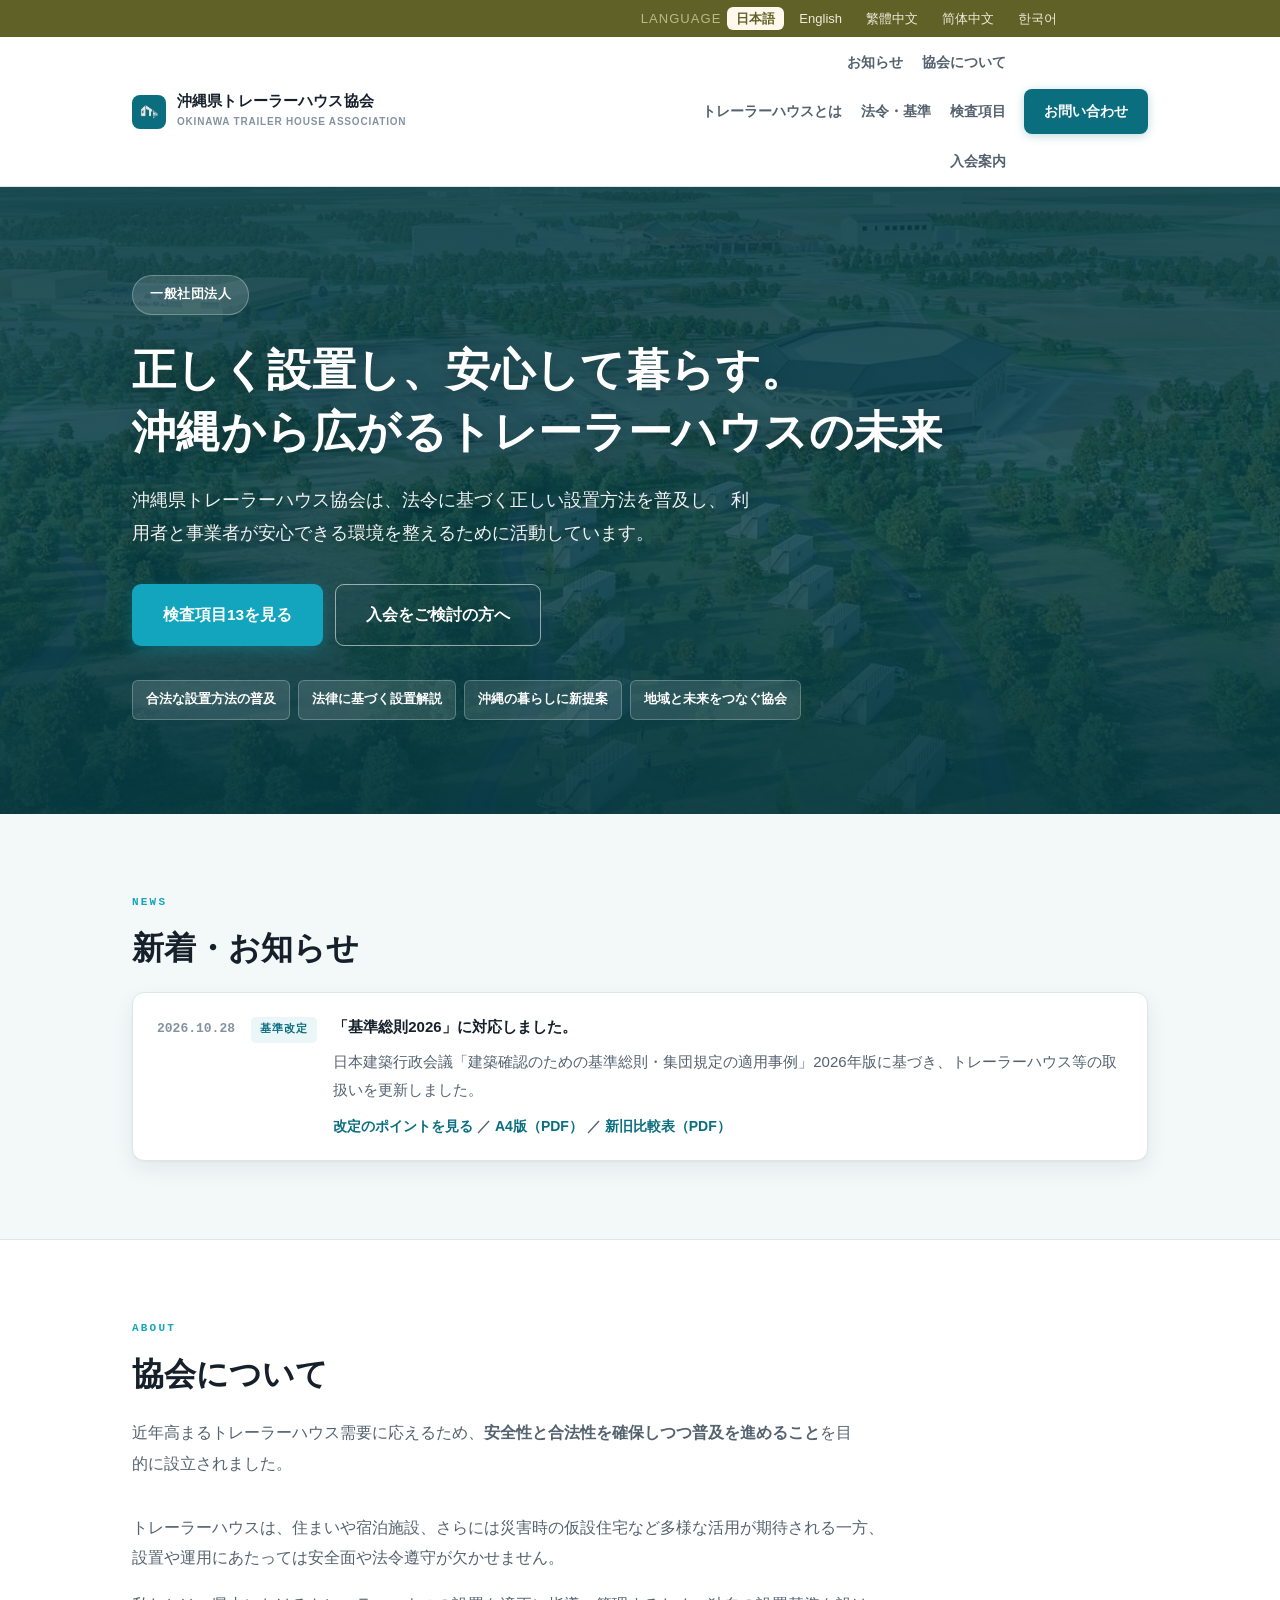
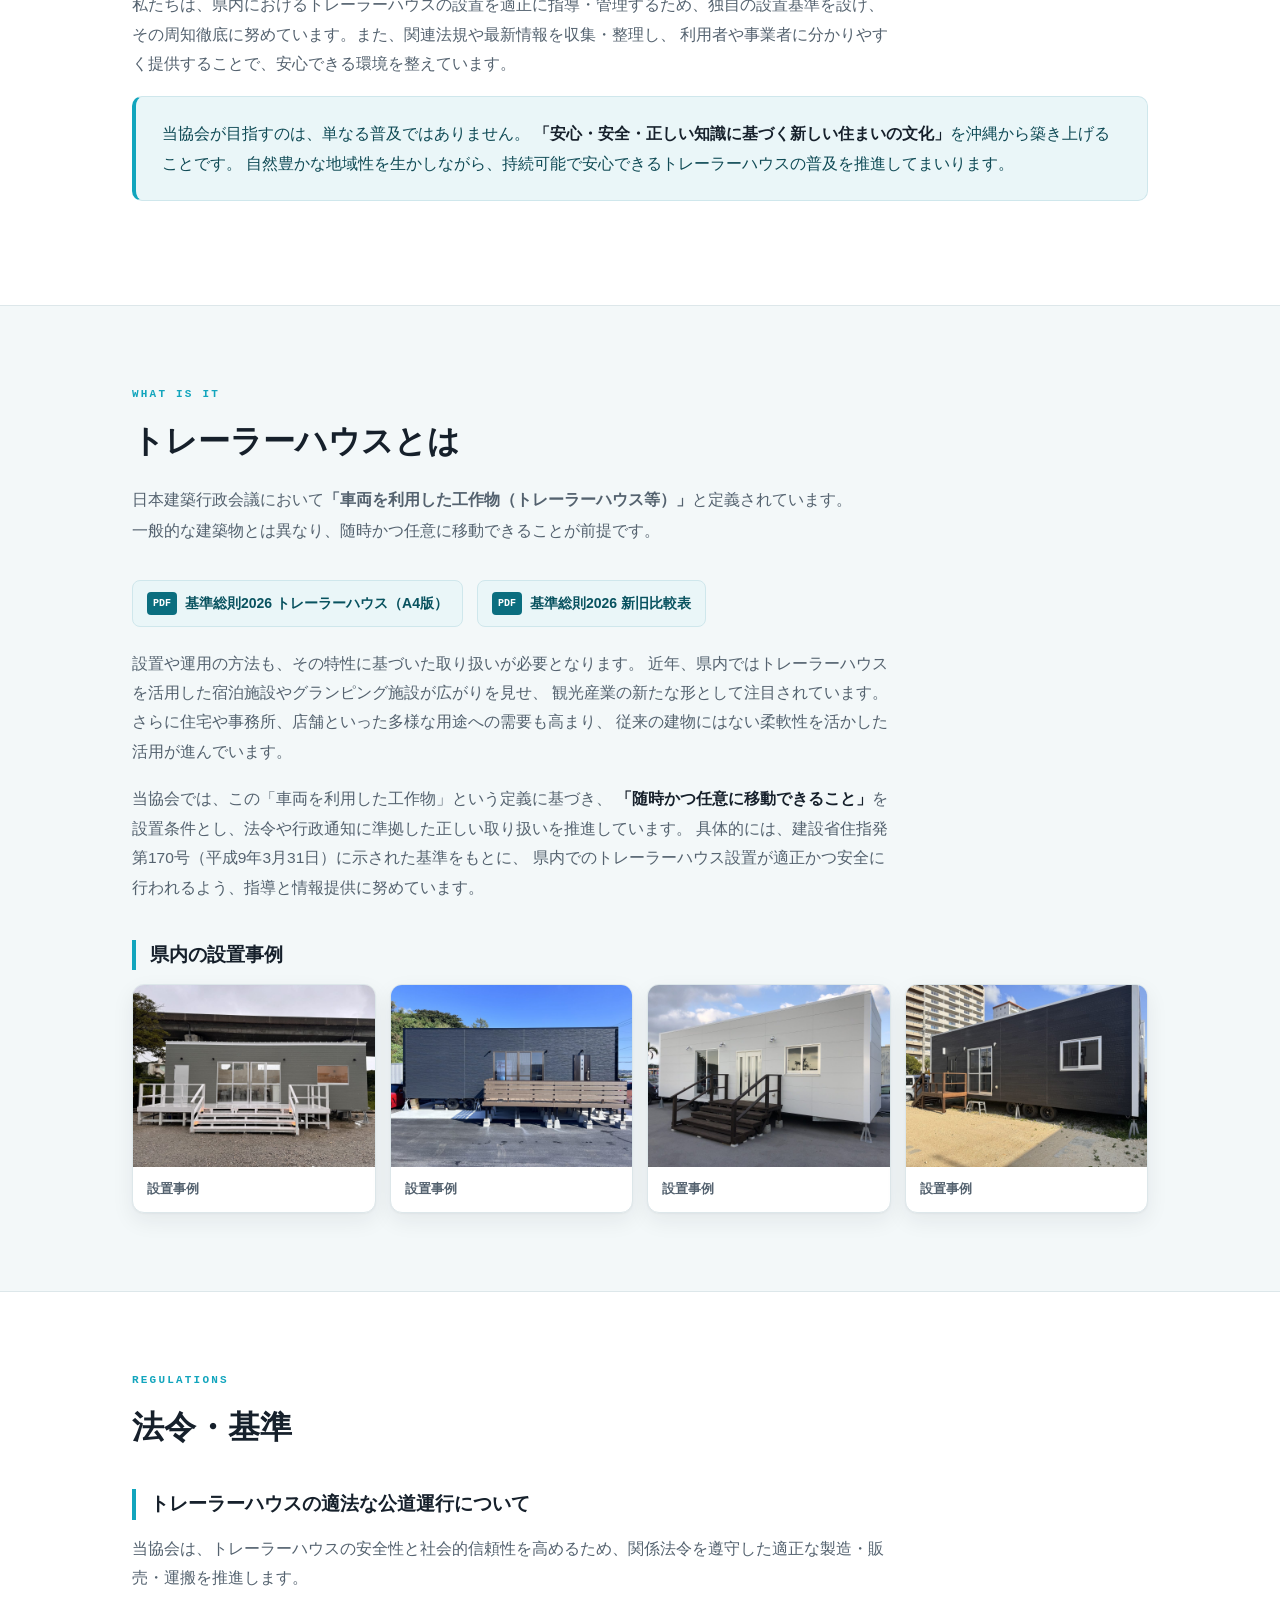
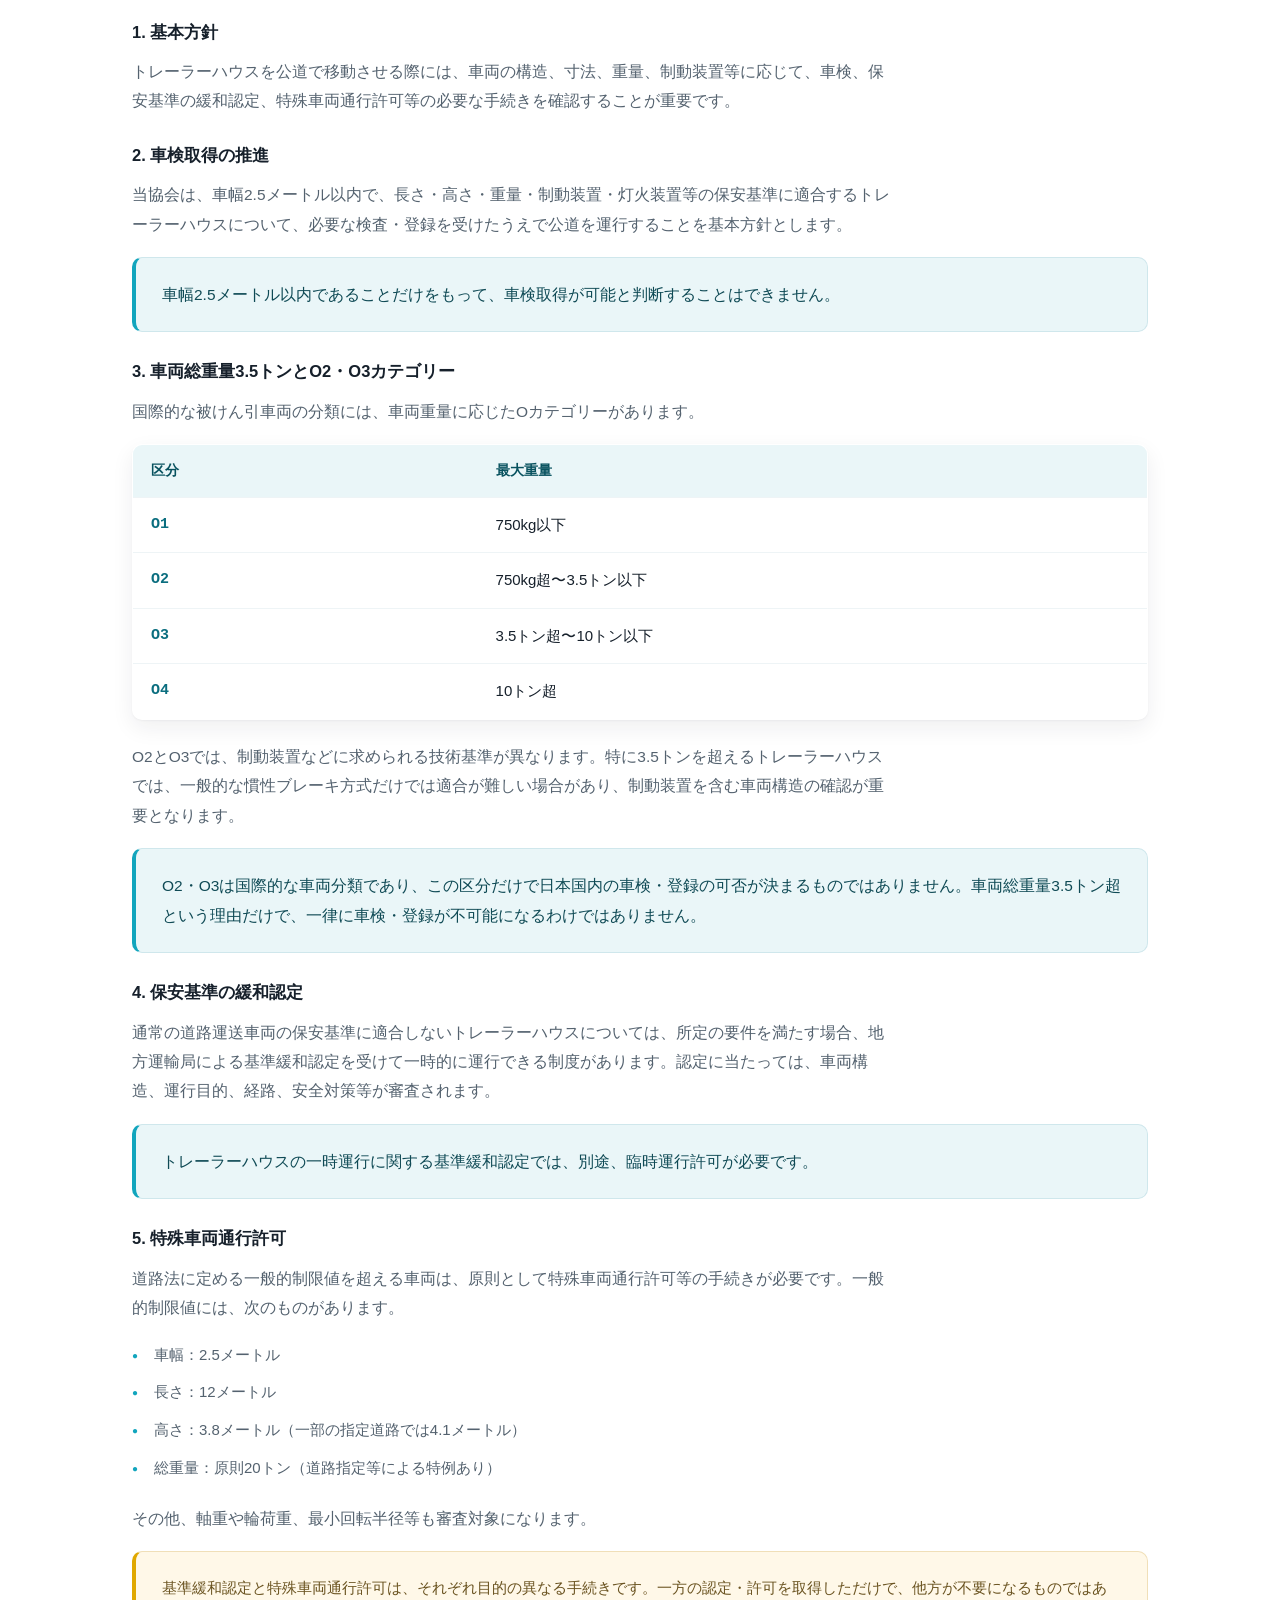
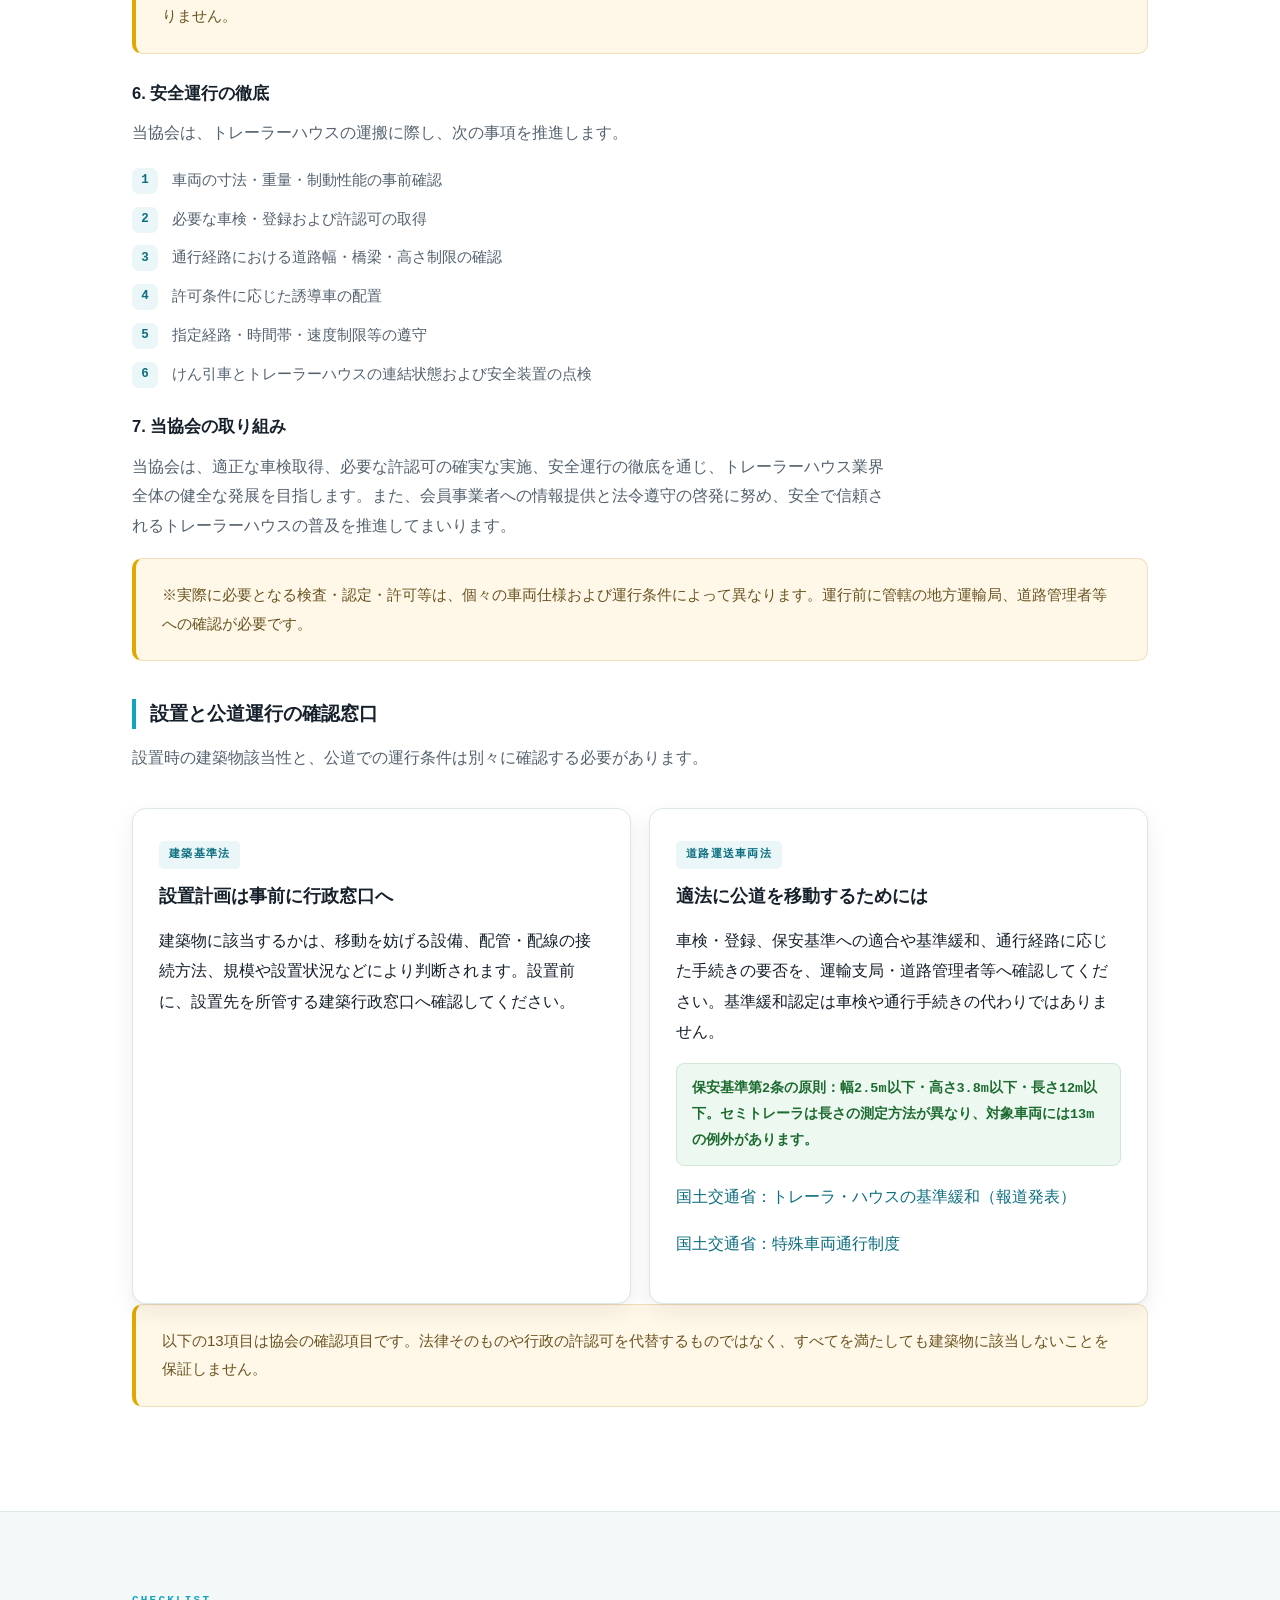
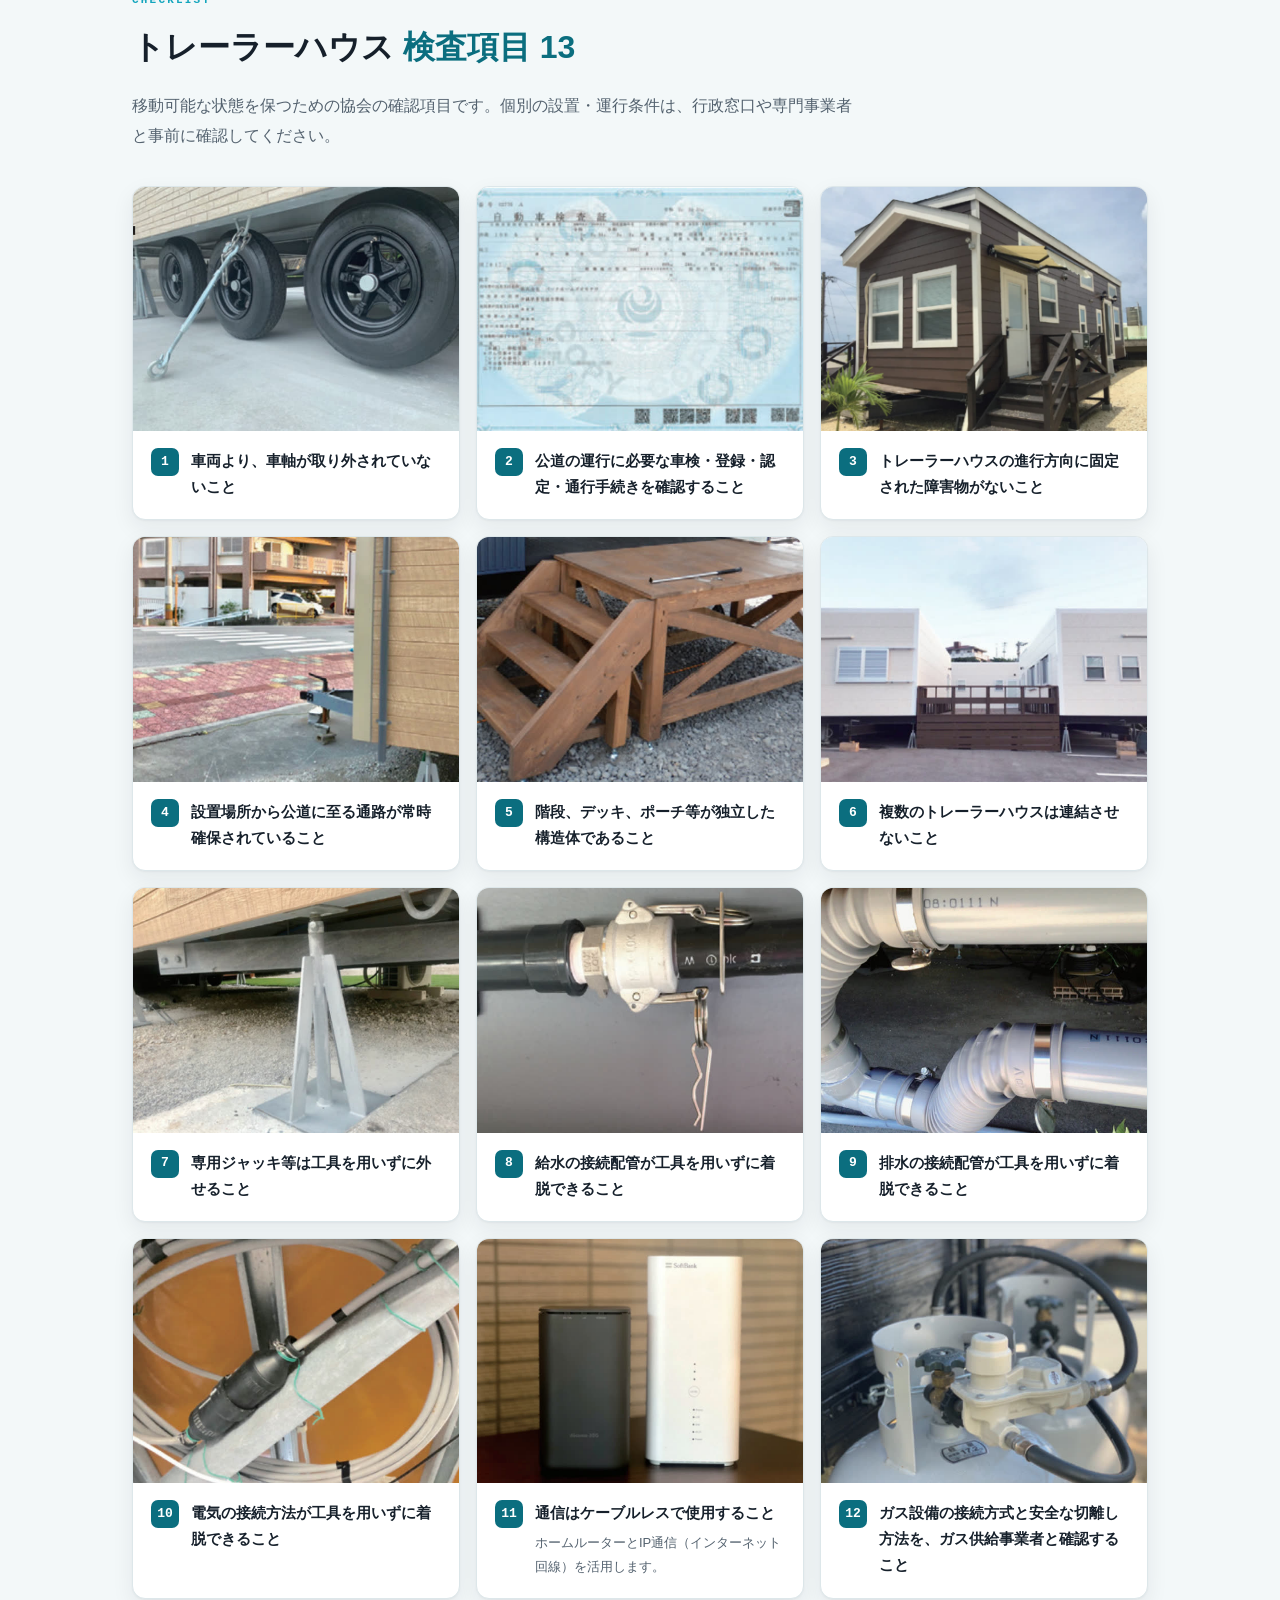
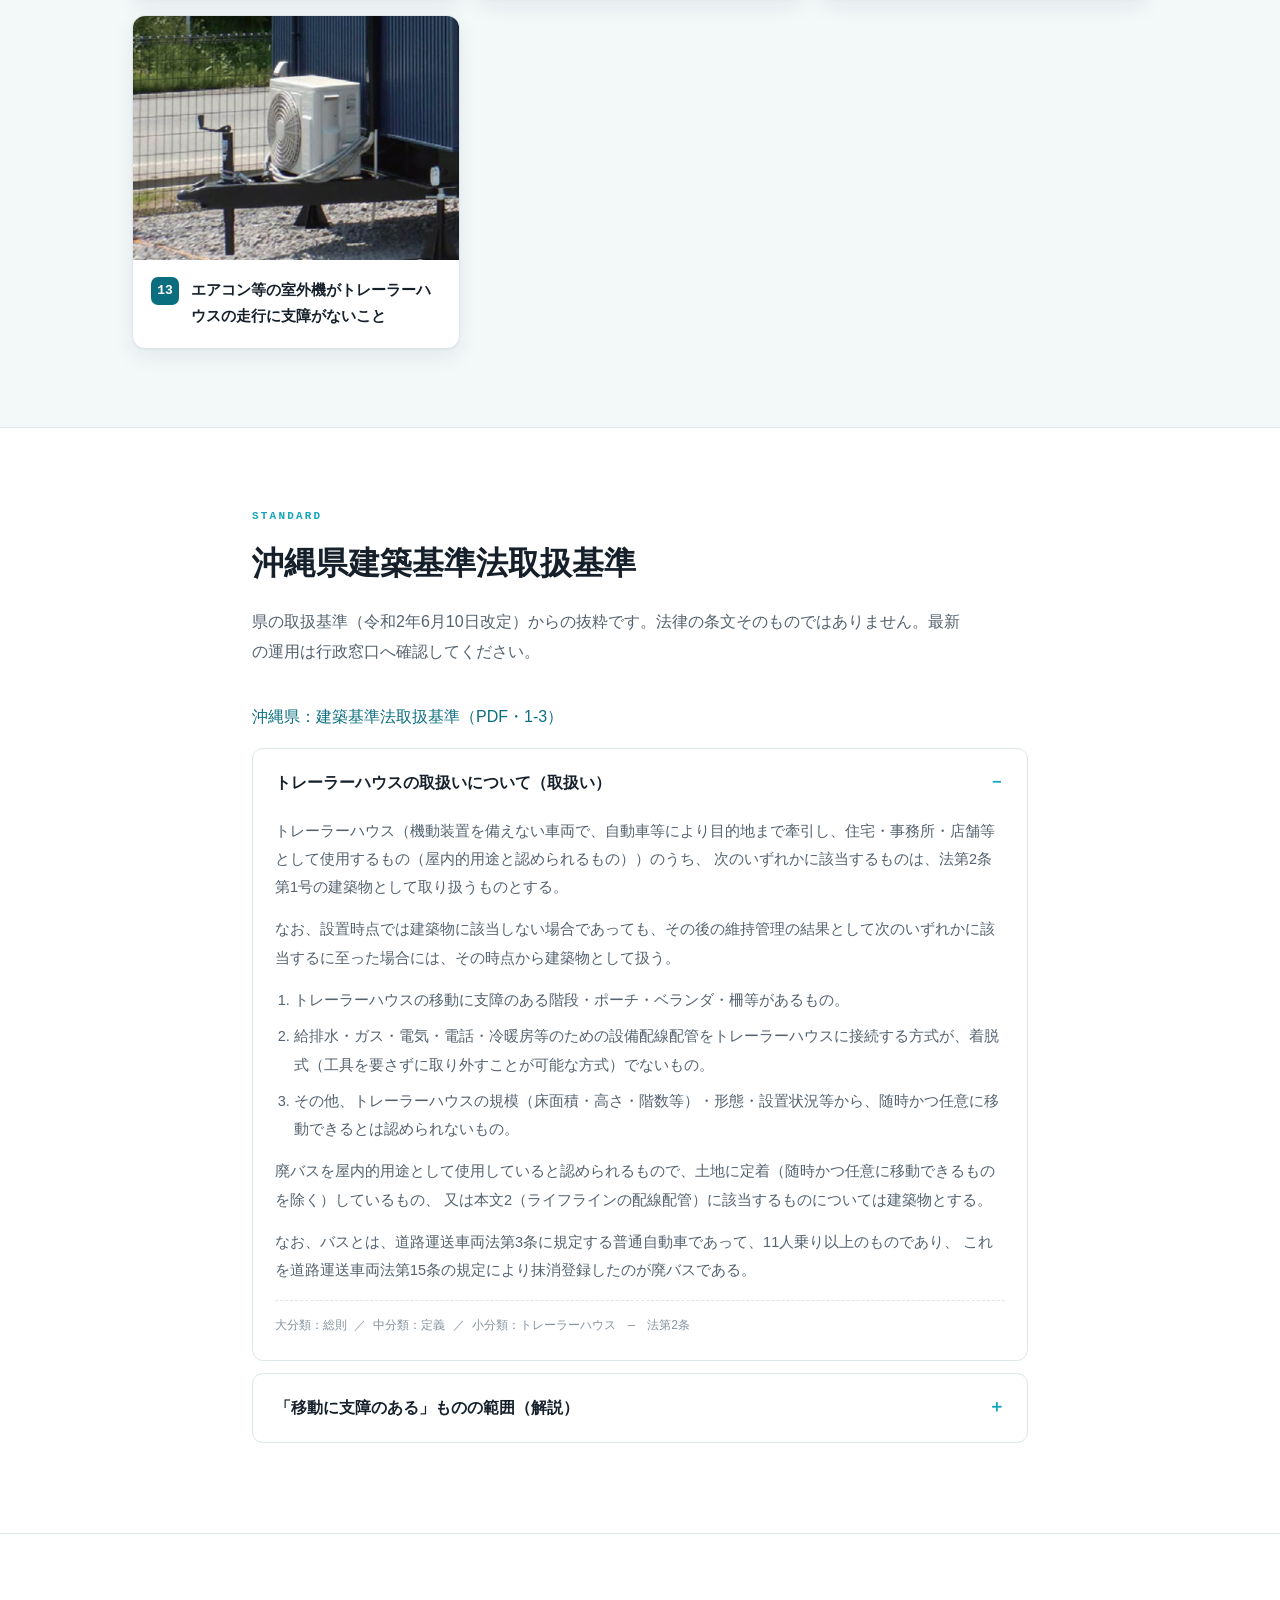
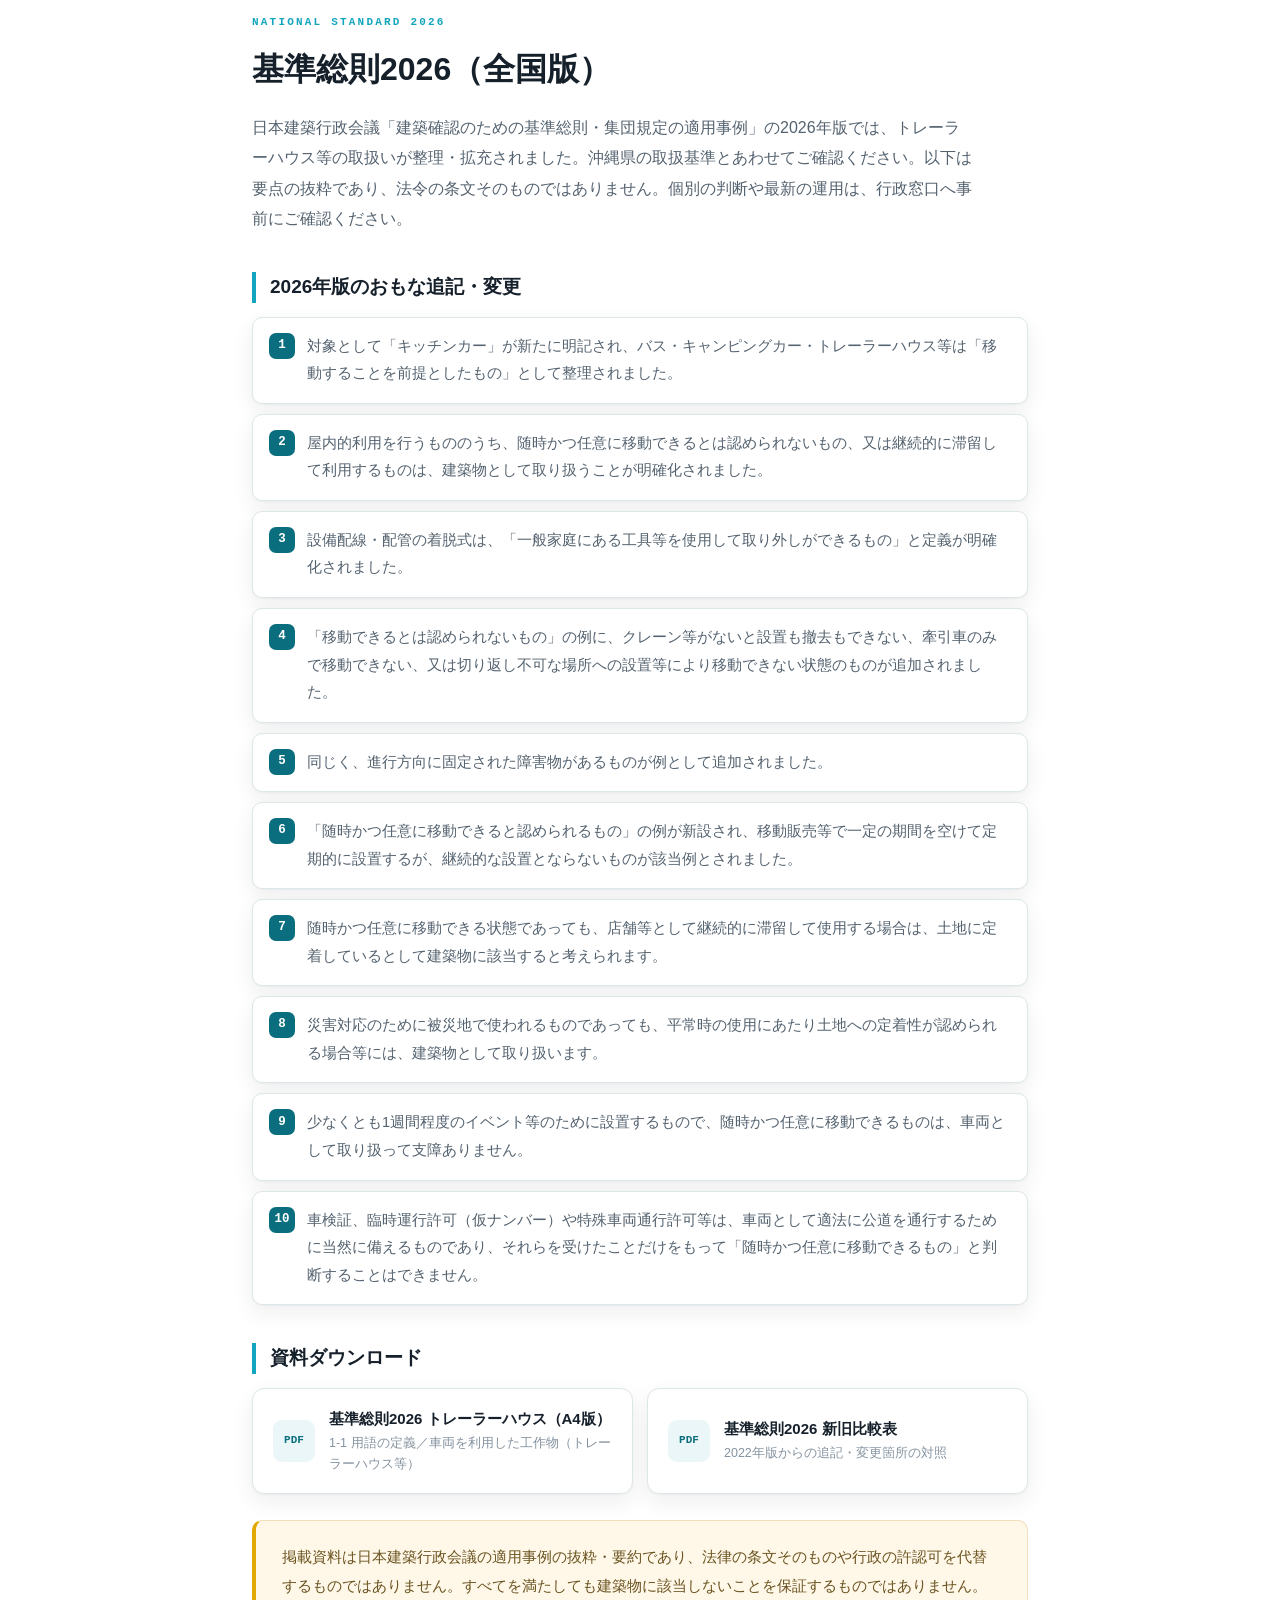
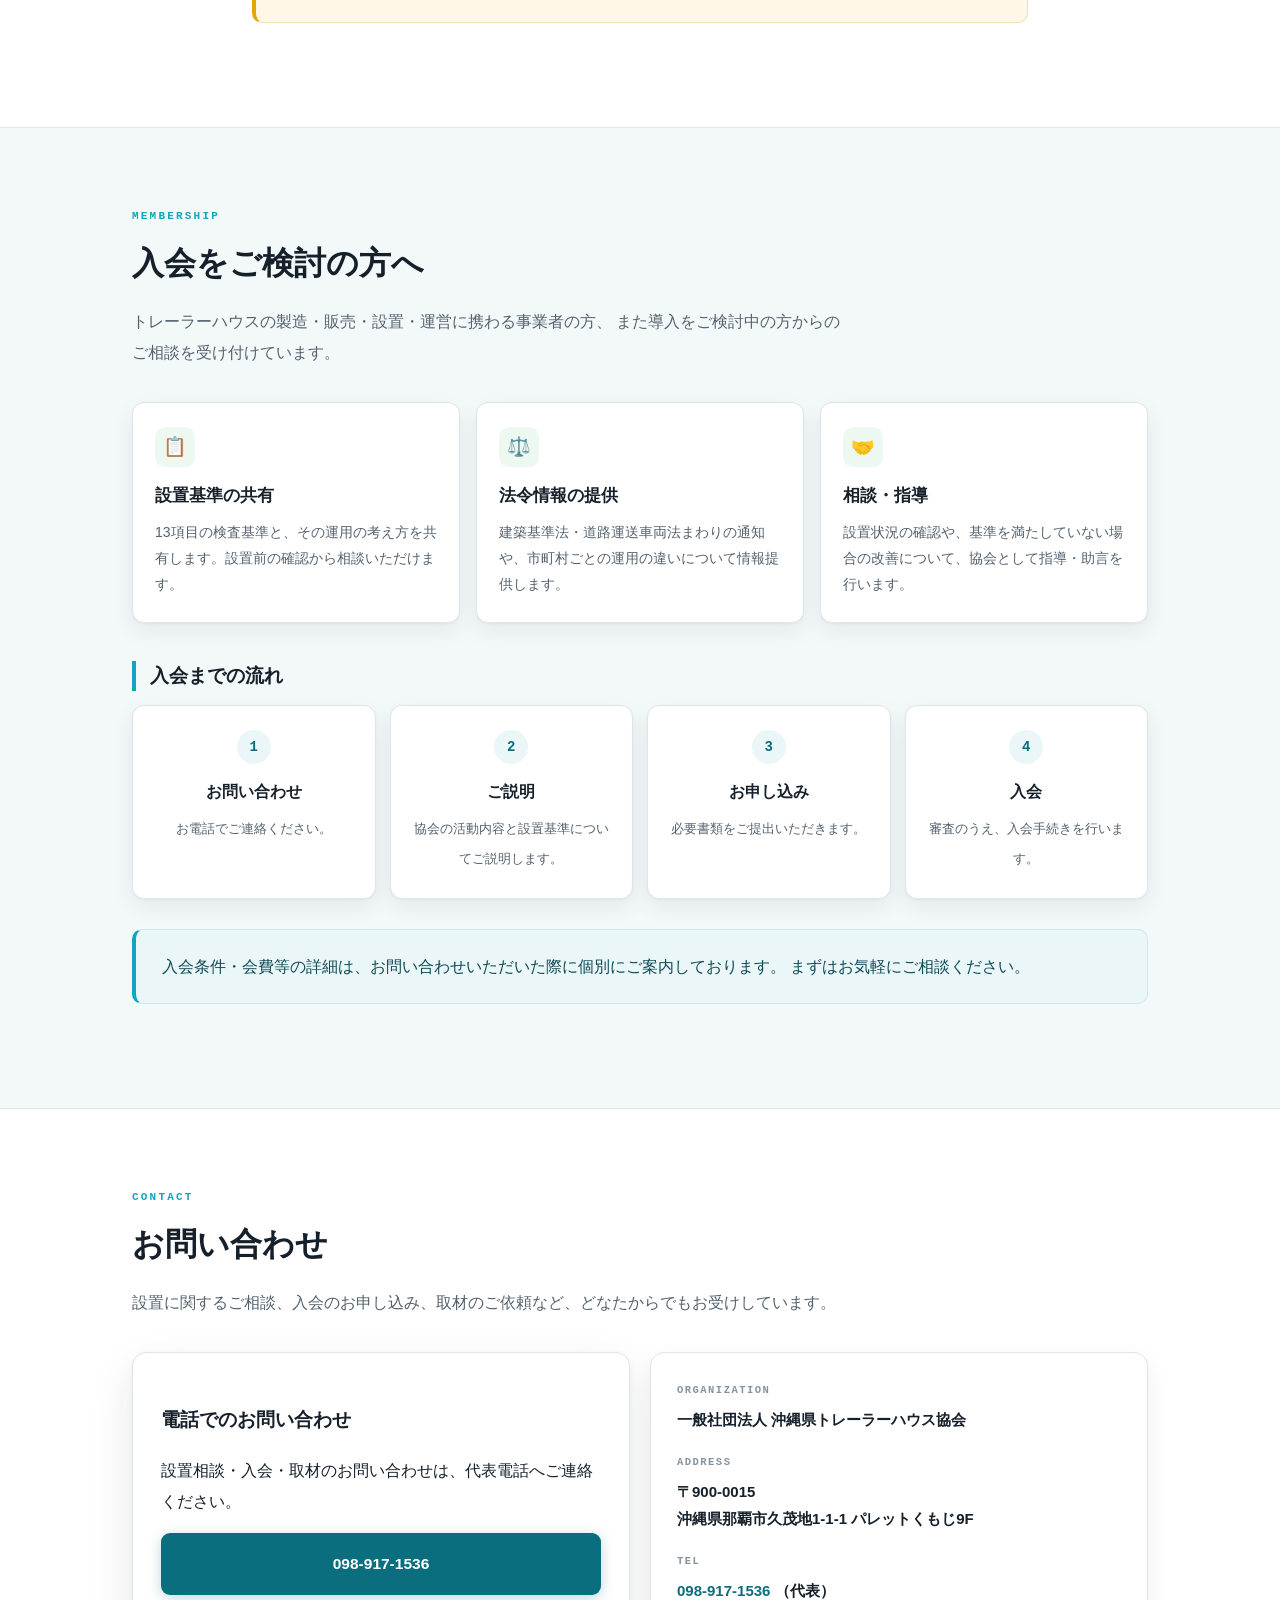
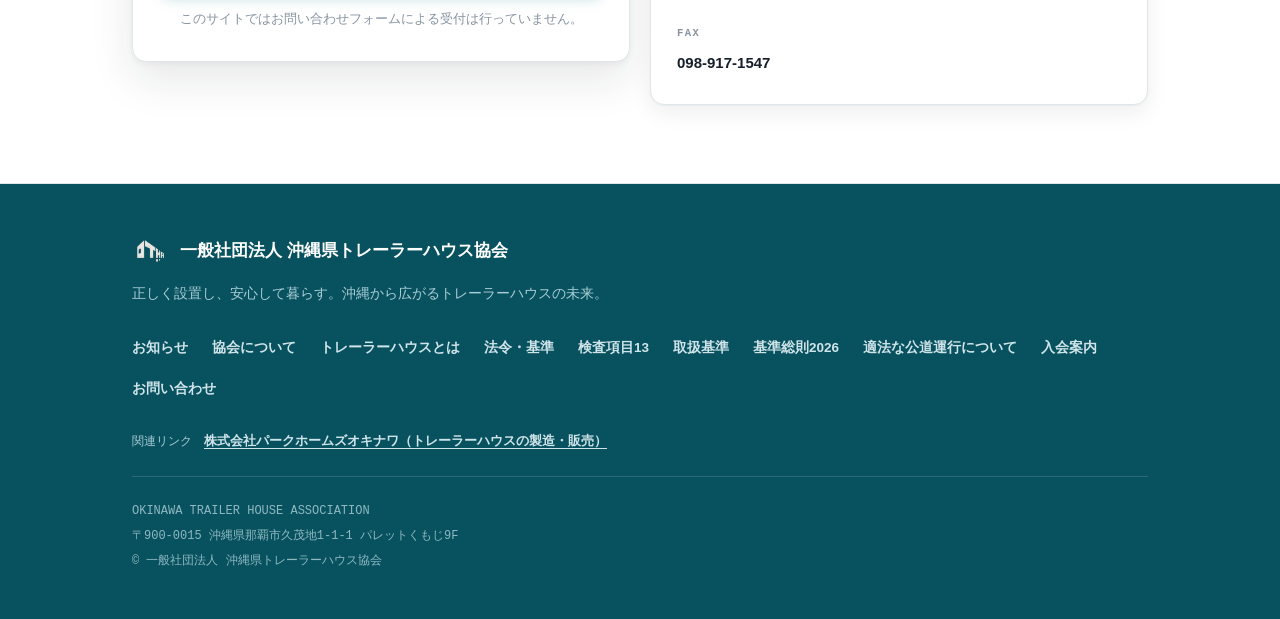
<file: index.html>
<!DOCTYPE html>
<html lang="ja">
<head>
<meta charset="UTF-8">
<meta name="viewport" content="width=device-width,initial-scale=1.0">
<title>一般社団法人 沖縄県トレーラーハウス協会 — 正しく設置し、安心して暮らす。</title>
<meta name="description" content="沖縄県トレーラーハウス協会は、法令に基づく正しい設置方法の普及に取り組む一般社団法人です。建築基準法上の取扱い、公道移動の要件、13項目の検査基準を公開しています。">
<meta property="og:title" content="一般社団法人 沖縄県トレーラーハウス協会">
<meta property="og:description" content="正しく設置し、安心して暮らす。沖縄から広がるトレーラーハウスの未来。">
<meta property="og:type" content="website">
<script type="application/ld+json">
{"@context": "https://schema.org", "@type": "NGO", "@id": "https://trailer-okinawa.jp/#organization", "name": "一般社団法人 沖縄県トレーラーハウス協会", "alternateName": "OKINAWA TRAILER HOUSE ASSOCIATION", "url": "https://trailer-okinawa.jp/", "logo": "https://trailer-okinawa.jp/assets/img/logo.png", "description": "沖縄県トレーラーハウス協会は、法令に基づく正しい設置方法の普及に取り組む一般社団法人です。建築基準法上の取扱い、公道移動の要件、13項目の検査基準を公開しています。", "telephone": "098-917-1536", "faxNumber": "098-917-1547", "address": {"@type": "PostalAddress", "streetAddress": "久茂地1-1-1 パレットくもじ9F", "addressLocality": "那覇市", "addressRegion": "沖縄県", "postalCode": "900-0015", "addressCountry": "JP"}, "areaServed": "沖縄県"}
</script>
<script type="application/ld+json">
{"@context": "https://schema.org", "@type": "WebSite", "@id": "https://trailer-okinawa.jp/#website", "name": "一般社団法人 沖縄県トレーラーハウス協会", "url": "https://trailer-okinawa.jp/", "inLanguage": "ja", "publisher": {"@id": "https://trailer-okinawa.jp/#organization"}}
</script>
<meta property="og:image" content="https://trailer-okinawa.jp/assets/img/hero-aerial.jpg">
<link rel="stylesheet" href="/assets/site.css">


<!--i18n:alt:start-->
<link rel="canonical" href="https://trailer-okinawa.jp/">
<link rel="alternate" hreflang="ja" href="https://trailer-okinawa.jp/">
<link rel="alternate" hreflang="en" href="https://trailer-okinawa.jp/en/">
<link rel="alternate" hreflang="zh-Hant" href="https://trailer-okinawa.jp/zh-Hant/">
<link rel="alternate" hreflang="zh-Hans" href="https://trailer-okinawa.jp/zh-Hans/">
<link rel="alternate" hreflang="ko" href="https://trailer-okinawa.jp/ko/">
<link rel="alternate" hreflang="x-default" href="https://trailer-okinawa.jp/">
<meta property="og:locale" content="ja_JP">
<meta property="og:locale:alternate" content="en_US">
<meta property="og:locale:alternate" content="zh_TW">
<meta property="og:locale:alternate" content="zh_CN">
<meta property="og:locale:alternate" content="ko_KR">
<!--i18n:alt:end-->
</head>
<body>
<!--i18n:bar:start-->
<style>.pkw-langbar{background:#5f6127;font-size:13px;line-height:1;font-family:'Noto Sans JP','Hiragino Kaku Gothic ProN','Meiryo',sans-serif}.pkw-langbar ul{max-width:900px;margin:0 auto;padding:7px 24px;display:flex;gap:6px;justify-content:flex-end;align-items:center;list-style:none;flex-wrap:wrap}.pkw-langbar li{margin:0}.pkw-langbar a{color:#efeada;text-decoration:none;padding:5px 9px;border-radius:6px;display:block}.pkw-langbar a:hover{background:rgba(255,255,255,.16);color:#fff}.pkw-langbar [aria-current=true]{background:#fff8ed;color:#5f6127;font-weight:700}.pkw-langbar .pkw-lb-label{color:#b9bb8a;letter-spacing:.08em;padding:5px 0}@media(max-width:600px){.pkw-langbar ul{justify-content:center;padding:6px 12px}}</style>
<nav class="pkw-langbar" aria-label="Language">
<ul>
<li class="pkw-lb-label" aria-hidden="true">LANGUAGE</li>
<li><a href="/" hreflang="ja" lang="ja" aria-current="true">日本語</a></li>
<li><a href="/en/" hreflang="en" lang="en">English</a></li>
<li><a href="/zh-Hant/" hreflang="zh-Hant" lang="zh-Hant">繁體中文</a></li>
<li><a href="/zh-Hans/" hreflang="zh-Hans" lang="zh-Hans">简体中文</a></li>
<li><a href="/ko/" hreflang="ko" lang="ko">한국어</a></li>
</ul>
</nav>
<!--i18n:bar:end-->

<!-- ============ NAV ============ -->
<nav class="nav">
  <div class="wrap">
    <a href="#top" class="brand">
      <span class="bmark"><img src="/assets/img/logo.png" alt=""></span>
      <span class="btxt"><b>沖縄県トレーラーハウス協会</b><span>OKINAWA TRAILER HOUSE ASSOCIATION</span></span>
    </a>
    <ul>
      <li><a href="#news">お知らせ</a></li>
      <li><a href="#about">協会について</a></li>
      <li><a href="#what">トレーラーハウスとは</a></li>
      <li><a href="#rules">法令・基準</a></li>
      <li><a href="#checklist">検査項目</a></li>
      <li><a href="#join">入会案内</a></li>
    </ul>
    <a class="navcta" href="#contact">お問い合わせ</a>
  </div>
</nav>

<!-- ============ HERO ============ -->
<header class="hero" id="top">
  <img class="bg" src="/assets/img/hero-aerial.jpg" alt="" aria-hidden="true">
  <div class="wrap">
    <span class="kanban">一般社団法人</span>
    <h1>正しく設置し、安心して暮らす。<br>沖縄から広がるトレーラーハウスの未来</h1>
    <p class="lede">
      沖縄県トレーラーハウス協会は、法令に基づく正しい設置方法を普及し、
      利用者と事業者が安心できる環境を整えるために活動しています。
    </p>
    <div class="cta">
      <a class="btn btn-main" href="#checklist">検査項目13を見る</a>
      <a class="btn btn-line" href="#join">入会をご検討の方へ</a>
    </div>
    <ul class="pills">
      <li>合法な設置方法の普及</li>
      <li>法律に基づく設置解説</li>
      <li>沖縄の暮らしに新提案</li>
      <li>地域と未来をつなぐ協会</li>
    </ul>
  </div>
</header>

<!-- ============ 新着・お知らせ ============ -->
<section class="soft" id="news">
  <div class="wrap">
    <p class="kicker">News</p>
    <h2>新着・お知らせ</h2>
    <ul class="news">
      <li>
        <time datetime="2026-10-28">2026.10.28</time>
        <span class="tag-n">基準改定</span>
        <div class="nx">
          <p><strong>「基準総則2026」に対応しました。</strong></p>
          <p>日本建築行政会議「建築確認のための基準総則・集団規定の適用事例」2026年版に基づき、トレーラーハウス等の取扱いを更新しました。</p>
          <p class="links"><a href="#guideline2026">改定のポイントを見る</a> ／ <a href="/assets/docs/kijun-sousoku-2026-trailerhouse.pdf" target="_blank" rel="noopener">A4版（PDF）</a> ／ <a href="/assets/docs/kijun-sousoku-2026-shinkyu-hikaku.pdf" target="_blank" rel="noopener">新旧比較表（PDF）</a></p>
        </div>
      </li>
    </ul>
  </div>
</section>

<!-- ============ 協会について ============ -->
<section id="about">
  <div class="wrap">
    <p class="kicker">About</p>
    <h2>協会について</h2>
    <p class="lead">
      近年高まるトレーラーハウス需要に応えるため、<strong>安全性と合法性を確保しつつ普及を進めること</strong>を目的に設立されました。
    </p>
    <p class="body">
      トレーラーハウスは、住まいや宿泊施設、さらには災害時の仮設住宅など多様な活用が期待される一方、
      設置や運用にあたっては安全面や法令遵守が欠かせません。
    </p>
    <p class="body">
      私たちは、県内におけるトレーラーハウスの設置を適正に指導・管理するため、独自の設置基準を設け、
      その周知徹底に努めています。また、関連法規や最新情報を収集・整理し、
      利用者や事業者に分かりやすく提供することで、安心できる環境を整えています。
    </p>
    <div class="note">
      <p>
        当協会が目指すのは、単なる普及ではありません。
        <strong>「安心・安全・正しい知識に基づく新しい住まいの文化」</strong>を沖縄から築き上げることです。
        自然豊かな地域性を生かしながら、持続可能で安心できるトレーラーハウスの普及を推進してまいります。
      </p>
    </div>
  </div>
</section>

<!-- ============ トレーラーハウスとは ============ -->
<section class="soft" id="what">
  <div class="wrap">
    <p class="kicker">What is it</p>
    <h2>トレーラーハウスとは</h2>
    <p class="lead">
      日本建築行政会議において<strong>「車両を利用した工作物（トレーラーハウス等）」</strong>と定義されています。
      一般的な建築物とは異なり、随時かつ任意に移動できることが前提です。
    </p>
    <p class="doclinks"><a href="/assets/docs/kijun-sousoku-2026-trailerhouse.pdf" target="_blank" rel="noopener">基準総則2026 トレーラーハウス（A4版）</a><a href="/assets/docs/kijun-sousoku-2026-shinkyu-hikaku.pdf" target="_blank" rel="noopener">基準総則2026 新旧比較表</a></p>
    <p class="body">
      設置や運用の方法も、その特性に基づいた取り扱いが必要となります。
      近年、県内ではトレーラーハウスを活用した宿泊施設やグランピング施設が広がりを見せ、
      観光産業の新たな形として注目されています。さらに住宅や事務所、店舗といった多様な用途への需要も高まり、
      従来の建物にはない柔軟性を活かした活用が進んでいます。
    </p>
    <p class="body">
      当協会では、この「車両を利用した工作物」という定義に基づき、
      <strong>「随時かつ任意に移動できること」</strong>を設置条件とし、法令や行政通知に準拠した正しい取り扱いを推進しています。
      具体的には、建設省住指発第170号（平成9年3月31日）に示された基準をもとに、
      県内でのトレーラーハウス設置が適正かつ安全に行われるよう、指導と情報提供に努めています。
    </p>

    <h3 class="sub">県内の設置事例</h3>
    <div class="gallery">
      <figure><img src="/assets/img/case-01.jpg" alt="設置されたトレーラーハウス"><figcaption>設置事例</figcaption></figure>
      <figure><img src="/assets/img/case-02.jpg" alt="設置されたトレーラーハウス"><figcaption>設置事例</figcaption></figure>
      <figure><img src="/assets/img/case-03.jpg" alt="設置されたトレーラーハウス"><figcaption>設置事例</figcaption></figure>
      <figure><img src="/assets/img/case-04.jpg" alt="設置されたトレーラーハウス"><figcaption>設置事例</figcaption></figure>
    </div>
  </div>
</section>

<!-- ============ 法令・基準 ============ -->
<section id="rules">
  <div class="wrap">
    <p class="kicker">Regulations</p>
    <h2>法令・基準</h2>

    <!-- 適法な公道運行について（法令・基準の冒頭に掲載） -->
    <h3 class="sub" id="roadops">トレーラーハウスの適法な公道運行について</h3>
    <p class="body">当協会は、トレーラーハウスの安全性と社会的信頼性を高めるため、関係法令を遵守した適正な製造・販売・運搬を推進します。</p>

    <h4 class="subn">1. 基本方針</h4>
    <p class="body">トレーラーハウスを公道で移動させる際には、車両の構造、寸法、重量、制動装置等に応じて、車検、保安基準の緩和認定、特殊車両通行許可等の必要な手続きを確認することが重要です。</p>

    <h4 class="subn">2. 車検取得の推進</h4>
    <p class="body">当協会は、車幅2.5メートル以内で、長さ・高さ・重量・制動装置・灯火装置等の保安基準に適合するトレーラーハウスについて、必要な検査・登録を受けたうえで公道を運行することを基本方針とします。</p>
    <div class="note"><p>車幅2.5メートル以内であることだけをもって、車検取得が可能と判断することはできません。</p></div>

    <h4 class="subn">3. 車両総重量3.5トンとO2・O3カテゴリー</h4>
    <p class="body">国際的な被けん引車両の分類には、車両重量に応じたOカテゴリーがあります。</p>
    <table class="otbl">
      <thead><tr><th>区分</th><th>最大重量</th></tr></thead>
      <tbody>
        <tr><td>O1</td><td>750kg以下</td></tr>
        <tr><td>O2</td><td>750kg超〜3.5トン以下</td></tr>
        <tr><td>O3</td><td>3.5トン超〜10トン以下</td></tr>
        <tr><td>O4</td><td>10トン超</td></tr>
      </tbody>
    </table>
    <p class="body">O2とO3では、制動装置などに求められる技術基準が異なります。特に3.5トンを超えるトレーラーハウスでは、一般的な慣性ブレーキ方式だけでは適合が難しい場合があり、制動装置を含む車両構造の確認が重要となります。</p>
    <div class="note"><p>O2・O3は国際的な車両分類であり、この区分だけで日本国内の車検・登録の可否が決まるものではありません。車両総重量3.5トン超という理由だけで、一律に車検・登録が不可能になるわけではありません。</p></div>

    <h4 class="subn">4. 保安基準の緩和認定</h4>
    <p class="body">通常の道路運送車両の保安基準に適合しないトレーラーハウスについては、所定の要件を満たす場合、地方運輸局による基準緩和認定を受けて一時的に運行できる制度があります。認定に当たっては、車両構造、運行目的、経路、安全対策等が審査されます。</p>
    <div class="note"><p>トレーラーハウスの一時運行に関する基準緩和認定では、別途、臨時運行許可が必要です。</p></div>

    <h4 class="subn">5. 特殊車両通行許可</h4>
    <p class="body">道路法に定める一般的制限値を超える車両は、原則として特殊車両通行許可等の手続きが必要です。一般的制限値には、次のものがあります。</p>
    <ul class="plist">
      <li>車幅：2.5メートル</li>
      <li>長さ：12メートル</li>
      <li>高さ：3.8メートル（一部の指定道路では4.1メートル）</li>
      <li>総重量：原則20トン（道路指定等による特例あり）</li>
    </ul>
    <p class="body">その他、軸重や輪荷重、最小回転半径等も審査対象になります。</p>
    <div class="warn"><p>基準緩和認定と特殊車両通行許可は、それぞれ目的の異なる手続きです。一方の認定・許可を取得しただけで、他方が不要になるものではありません。</p></div>

    <h4 class="subn">6. 安全運行の徹底</h4>
    <p class="body">当協会は、トレーラーハウスの運搬に際し、次の事項を推進します。</p>
    <ol class="plist-n">
      <li>車両の寸法・重量・制動性能の事前確認</li>
      <li>必要な車検・登録および許認可の取得</li>
      <li>通行経路における道路幅・橋梁・高さ制限の確認</li>
      <li>許可条件に応じた誘導車の配置</li>
      <li>指定経路・時間帯・速度制限等の遵守</li>
      <li>けん引車とトレーラーハウスの連結状態および安全装置の点検</li>
    </ol>

    <h4 class="subn">7. 当協会の取り組み</h4>
    <p class="body">当協会は、適正な車検取得、必要な許認可の確実な実施、安全運行の徹底を通じ、トレーラーハウス業界全体の健全な発展を目指します。また、会員事業者への情報提供と法令遵守の啓発に努め、安全で信頼されるトレーラーハウスの普及を推進してまいります。</p>

    <div class="warn"><p>※実際に必要となる検査・認定・許可等は、個々の車両仕様および運行条件によって異なります。運行前に管轄の地方運輸局、道路管理者等への確認が必要です。</p></div>

    <h3 class="sub">設置と公道運行の確認窓口</h3>
    <p class="lead">設置時の建築物該当性と、公道での運行条件は別々に確認する必要があります。</p>
    <div class="rules">
      <div class="rule">
        <span class="tag">建築基準法</span>
        <h4>設置計画は事前に行政窓口へ</h4>
        <p>建築物に該当するかは、移動を妨げる設備、配管・配線の接続方法、規模や設置状況などにより判断されます。設置前に、設置先を所管する建築行政窓口へ確認してください。</p>
      </div>
      <div class="rule">
        <span class="tag">道路運送車両法</span>
        <h4>適法に公道を移動するためには</h4>
        <p>車検・登録、保安基準への適合や基準緩和、通行経路に応じた手続きの要否を、運輸支局・道路管理者等へ確認してください。基準緩和認定は車検や通行手続きの代わりではありません。</p>
        <p class="spec">保安基準第2条の原則：幅2.5m以下・高さ3.8m以下・長さ12m以下。セミトレーラは長さの測定方法が異なり、対象車両には13mの例外があります。</p>
        <p><a href="https://www.mlit.go.jp/report/press/jidosha07_hh_000118.html" target="_blank" rel="noopener">国土交通省：トレーラ・ハウスの基準緩和（報道発表）</a></p>
        <p><a href="https://www.mlit.go.jp/road/tokusya/" target="_blank" rel="noopener">国土交通省：特殊車両通行制度</a></p>
      </div>
    </div>
    <div class="warn">
      <p>以下の13項目は協会の確認項目です。法律そのものや行政の許認可を代替するものではなく、すべてを満たしても建築物に該当しないことを保証しません。</p>
    </div>
  </div>
</section>

<!-- ============ 検査項目 ============ -->
<section class="soft" id="checklist">
  <div class="wrap">
    <p class="kicker">Checklist</p>
    <h2>トレーラーハウス <em>検査項目 13</em></h2>
    <p class="lead">
      移動可能な状態を保つための協会の確認項目です。個別の設置・運行条件は、行政窓口や専門事業者と事前に確認してください。
    </p>
    <div class="checks">

      <div class="check">
        <img class="ph" src="/assets/img/chk01-axle.jpg" alt="車軸が取り付けられた状態のタイヤ">
        <div class="bd"><span class="no">1</span>
          <p>車両より、車軸が取り外されていないこと</p></div>
      </div>

      <div class="check">
        <img class="ph" src="/assets/img/chk02-shaken.jpg" alt="自動車検査証">
        <div class="bd"><span class="no">2</span>
          <p>公道の運行に必要な車検・登録・認定・通行手続きを確認すること</p></div>
      </div>

      <div class="check">
        <img class="ph" src="/assets/img/chk03-front.jpg" alt="進行方向に障害物のない設置状態">
        <div class="bd"><span class="no">3</span>
          <p>トレーラーハウスの進行方向に固定された障害物がないこと</p></div>
      </div>

      <div class="check">
        <img class="ph" src="/assets/img/chk04-path.jpg" alt="設置場所から公道に至る通路">
        <div class="bd"><span class="no">4</span>
          <p>設置場所から公道に至る通路が常時確保されていること</p></div>
      </div>

      <div class="check">
        <img class="ph" src="/assets/img/chk05-stairs.jpg" alt="独立構造の木製階段">
        <div class="bd"><span class="no">5</span>
          <p>階段、デッキ、ポーチ等が独立した構造体であること</p></div>
      </div>

      <div class="check">
        <img class="ph" src="/assets/img/chk06-separate.jpg" alt="連結せずに並べて設置されたトレーラーハウス">
        <div class="bd"><span class="no">6</span>
          <p>複数のトレーラーハウスは連結させないこと</p></div>
      </div>

      <div class="check">
        <img class="ph" src="/assets/img/chk07-jack.jpg" alt="工具なしで外せる専用ジャッキ">
        <div class="bd"><span class="no">7</span>
          <p>専用ジャッキ等は工具を用いずに外せること</p></div>
      </div>

      <div class="check">
        <img class="ph" src="/assets/img/chk08-water.jpg" alt="工具なしで着脱できる給水配管のカプラー">
        <div class="bd"><span class="no">8</span>
          <p>給水の接続配管が工具を用いずに着脱できること</p></div>
      </div>

      <div class="check">
        <img class="ph" src="/assets/img/chk09-drain.jpg" alt="着脱式の排水接続配管">
        <div class="bd"><span class="no">9</span>
          <p>排水の接続配管が工具を用いずに着脱できること</p></div>
      </div>

      <div class="check">
        <img class="ph" src="/assets/img/chk10-electric.jpg" alt="着脱式の電気接続">
        <div class="bd"><span class="no">10</span>
          <p>電気の接続方法が工具を用いずに着脱できること</p></div>
      </div>

      <div class="check">
        <img class="ph" src="/assets/img/chk11-router.jpg" alt="ホームルーター">
        <div class="bd"><span class="no">11</span>
          <p>通信はケーブルレスで使用すること
            <span>ホームルーターとIP通信（インターネット回線）を活用します。</span></p></div>
      </div>

      <div class="check">
        <img class="ph" src="/assets/img/chk12-gas.jpg" alt="着脱可能なプロパンガスの接続部">
        <div class="bd"><span class="no">12</span>
          <p>ガス設備の接続方式と安全な切離し方法を、ガス供給事業者と確認すること</p></div>
      </div>

      <div class="check">
        <img class="ph" src="/assets/img/chk13-aircon.jpg" alt="独立設置されたエアコン室外機">
        <div class="bd"><span class="no">13</span>
          <p>エアコン等の室外機がトレーラーハウスの走行に支障がないこと</p></div>
      </div>

    </div>
  </div>
</section>

<!-- ============ 沖縄県建築基準法取扱基準 ============ -->
<section id="law">
  <div class="wrap-n">
    <p class="kicker">Standard</p>
    <h2>沖縄県建築基準法取扱基準</h2>
    <p class="lead">
      県の取扱基準（令和2年6月10日改定）からの抜粋です。法律の条文そのものではありません。最新の運用は行政窓口へ確認してください。
    </p>

    <p><a href="https://www.pref.okinawa.jp/_res/projects/default_project/_page_/001/013/382/200610toriatsukaikijyun.pdf">沖縄県：建築基準法取扱基準（PDF・1-3）</a></p>
    <details class="law" open>
      <summary>トレーラーハウスの取扱いについて（取扱い）</summary>
      <div class="in">
        <p>
          トレーラーハウス（機動装置を備えない車両で、自動車等により目的地まで牽引し、住宅・事務所・店舗等として使用するもの（屋内的用途と認められるもの））のうち、
          次のいずれかに該当するものは、法第2条第1号の建築物として取り扱うものとする。
        </p>
        <p>
          なお、設置時点では建築物に該当しない場合であっても、その後の維持管理の結果として次のいずれかに該当するに至った場合には、その時点から建築物として扱う。
        </p>
        <ol>
          <li>トレーラーハウスの移動に支障のある階段・ポーチ・ベランダ・柵等があるもの。</li>
          <li>給排水・ガス・電気・電話・冷暖房等のための設備配線配管をトレーラーハウスに接続する方式が、着脱式（工具を要さずに取り外すことが可能な方式）でないもの。</li>
          <li>その他、トレーラーハウスの規模（床面積・高さ・階数等）・形態・設置状況等から、随時かつ任意に移動できるとは認められないもの。</li>
        </ol>
        <p>
          廃バスを屋内的用途として使用していると認められるもので、土地に定着（随時かつ任意に移動できるものを除く）しているもの、
          又は本文2（ライフラインの配線配管）に該当するものについては建築物とする。
        </p>
        <p>
          なお、バスとは、道路運送車両法第3条に規定する普通自動車であって、11人乗り以上のものであり、
          これを道路運送車両法第15条の規定により抹消登録したのが廃バスである。
        </p>
        <p class="src">大分類：総則 ／ 中分類：定義 ／ 小分類：トレーラーハウス　—　法第2条</p>
      </div>
    </details>

    <details class="law">
      <summary>「移動に支障のある」ものの範囲（解説）</summary>
      <div class="in">
        <p>本文1中「移動に支障のある」ものには、次のものも該当する。</p>
        <ol>
          <li>車輪が取り外されているもの、又は車輪は取り付けてあるが走行するために十分な状態に車輪が保守されていないもの。</li>
          <li>上部構造が車輪以外のものによって地盤上に支持されていて、その支持構造体が容易に取り外すことができないもの（支持構造体を取り外すためにはその一部を破壊することが必要な場合等）。</li>
          <li>トレーラーハウスの敷地内に、トレーラーハウスを移動するための通路（トレーラーを支障なく移動することが可能な構造（勾配・幅員・路盤等）を有し、トレーラーハウスの位置から公道に至るまで連続しているもの）がないもの。</li>
        </ol>
        <p class="src">
          関連：昭和62年 例規第419号<br>
          平成9年 通達第170号<br>
          平成14年 日本建築行政会議基準 総則 P14
        </p>
      </div>
    </details>
  </div>
</section>

<!-- ============ 基準総則2026（全国版） ============ -->
<section id="guideline2026">
  <div class="wrap-n">
    <p class="kicker">National Standard 2026</p>
    <h2>基準総則2026（全国版）</h2>
    <p class="lead">
      日本建築行政会議「建築確認のための基準総則・集団規定の適用事例」の2026年版では、トレーラーハウス等の取扱いが整理・拡充されました。沖縄県の取扱基準とあわせてご確認ください。以下は要点の抜粋であり、法令の条文そのものではありません。個別の判断や最新の運用は、行政窓口へ事前にご確認ください。
    </p>

    <h3 class="sub">2026年版のおもな追記・変更</h3>
    <ol class="points">
      <li>対象として「キッチンカー」が新たに明記され、バス・キャンピングカー・トレーラーハウス等は「移動することを前提としたもの」として整理されました。</li>
      <li>屋内的利用を行うもののうち、随時かつ任意に移動できるとは認められないもの、又は継続的に滞留して利用するものは、建築物として取り扱うことが明確化されました。</li>
      <li>設備配線・配管の着脱式は、「一般家庭にある工具等を使用して取り外しができるもの」と定義が明確化されました。</li>
      <li>「移動できるとは認められないもの」の例に、クレーン等がないと設置も撤去もできない、牽引車のみで移動できない、又は切り返し不可な場所への設置等により移動できない状態のものが追加されました。</li>
      <li>同じく、進行方向に固定された障害物があるものが例として追加されました。</li>
      <li>「随時かつ任意に移動できると認められるもの」の例が新設され、移動販売等で一定の期間を空けて定期的に設置するが、継続的な設置とならないものが該当例とされました。</li>
      <li>随時かつ任意に移動できる状態であっても、店舗等として継続的に滞留して使用する場合は、土地に定着しているとして建築物に該当すると考えられます。</li>
      <li>災害対応のために被災地で使われるものであっても、平常時の使用にあたり土地への定着性が認められる場合等には、建築物として取り扱います。</li>
      <li>少なくとも1週間程度のイベント等のために設置するもので、随時かつ任意に移動できるものは、車両として取り扱って支障ありません。</li>
      <li>車検証、臨時運行許可（仮ナンバー）や特殊車両通行許可等は、車両として適法に公道を通行するために当然に備えるものであり、それらを受けたことだけをもって「随時かつ任意に移動できるもの」と判断することはできません。</li>
    </ol>

    <h3 class="sub">資料ダウンロード</h3>
    <div class="docs">
      <a href="/assets/docs/kijun-sousoku-2026-trailerhouse.pdf" target="_blank" rel="noopener">
        <span class="ic">PDF</span>
        <span class="dx"><b>基準総則2026 トレーラーハウス（A4版）</b><span>1-1 用語の定義／車両を利用した工作物（トレーラーハウス等）</span></span>
      </a>
      <a href="/assets/docs/kijun-sousoku-2026-shinkyu-hikaku.pdf" target="_blank" rel="noopener">
        <span class="ic">PDF</span>
        <span class="dx"><b>基準総則2026 新旧比較表</b><span>2022年版からの追記・変更箇所の対照</span></span>
      </a>
    </div>

    <div class="warn">
      <p>掲載資料は日本建築行政会議の適用事例の抜粋・要約であり、法律の条文そのものや行政の許認可を代替するものではありません。すべてを満たしても建築物に該当しないことを保証するものではありません。</p>
    </div>
  </div>
</section>

<!-- ============ 入会案内 ============ -->
<section class="soft" id="join">
  <div class="wrap">
    <p class="kicker">Membership</p>
    <h2>入会をご検討の方へ</h2>
    <p class="lead">
      トレーラーハウスの製造・販売・設置・運営に携わる事業者の方、
      また導入をご検討中の方からのご相談を受け付けています。
    </p>

    <div class="merits">
      <div class="merit">
        <div class="ic">📋</div>
        <h4>設置基準の共有</h4>
        <p>13項目の検査基準と、その運用の考え方を共有します。設置前の確認から相談いただけます。</p>
      </div>
      <div class="merit">
        <div class="ic">⚖️</div>
        <h4>法令情報の提供</h4>
        <p>建築基準法・道路運送車両法まわりの通知や、市町村ごとの運用の違いについて情報提供します。</p>
      </div>
      <div class="merit">
        <div class="ic">🤝</div>
        <h4>相談・指導</h4>
        <p>設置状況の確認や、基準を満たしていない場合の改善について、協会として指導・助言を行います。</p>
      </div>
    </div>

    <h3 class="sub">入会までの流れ</h3>
    <ol class="steps">
      <li><b>お問い合わせ</b><span>お電話でご連絡ください。</span></li>
      <li><b>ご説明</b><span>協会の活動内容と設置基準についてご説明します。</span></li>
      <li><b>お申し込み</b><span>必要書類をご提出いただきます。</span></li>
      <li><b>入会</b><span>審査のうえ、入会手続きを行います。</span></li>
    </ol>

    <div class="note">
      <p>
        入会条件・会費等の詳細は、お問い合わせいただいた際に個別にご案内しております。
        まずはお気軽にご相談ください。
      </p>
    </div>

  </div>
</section>

<!-- ============ お問い合わせ ============ -->
<section id="contact">
  <div class="wrap">
    <p class="kicker">Contact</p>
    <h2>お問い合わせ</h2>
    <p class="lead">
      設置に関するご相談、入会のお申し込み、取材のご依頼など、どなたからでもお受けしています。
    </p>

    <div class="contact-grid">
      <div class="formbox">
        <h3>電話でのお問い合わせ</h3>
        <p>設置相談・入会・取材のお問い合わせは、代表電話へご連絡ください。</p>
        <a class="btn btn-solid" href="tel:+81989171536">098-917-1536</a>
        <p class="form-note">このサイトではお問い合わせフォームによる受付は行っていません。</p>
      </div>

      <div class="info">
        <dl>
          <dt>ORGANIZATION</dt>
          <dd>一般社団法人 沖縄県トレーラーハウス協会</dd>
<dt>ADDRESS</dt>
          <dd>〒900-0015<br>沖縄県那覇市久茂地1-1-1 パレットくもじ9F</dd>
          <dt>TEL</dt>
          <dd><a href="tel:+81989171536" class="btn-tel">098-917-1536</a> <span>（代表）</span></dd>
          <dt>FAX</dt>
          <dd>098-917-1547</dd>
        </dl>
      </div>
    </div>
  </div>
</section>

<!-- ============ FOOTER ============ -->
<footer>
  <div class="wrap">
    <div class="fmark">
      <img src="/assets/img/logo.png" alt="">
      <b>一般社団法人 沖縄県トレーラーハウス協会</b>
    </div>
    <p class="ftag">正しく設置し、安心して暮らす。沖縄から広がるトレーラーハウスの未来。</p>
    <ul>
      <li><a href="#news">お知らせ</a></li>
      <li><a href="#about">協会について</a></li>
      <li><a href="#what">トレーラーハウスとは</a></li>
      <li><a href="#rules">法令・基準</a></li>
      <li><a href="#checklist">検査項目13</a></li>
      <li><a href="#law">取扱基準</a></li>
      <li><a href="#guideline2026">基準総則2026</a></li>
      <li><a href="#roadops">適法な公道運行について</a></li>
      <li><a href="#join">入会案内</a></li>
      <li><a href="#contact">お問い合わせ</a></li>
    </ul>
    <p class="flink"><span>関連リンク</span><a href="https://parkhomes-okinawa.com/" target="_blank" rel="noopener">株式会社パークホームズオキナワ（トレーラーハウスの製造・販売）</a></p>
    <p class="fmeta">
      OKINAWA TRAILER HOUSE ASSOCIATION<br>
      <span>〒900-0015 沖縄県那覇市久茂地1-1-1 パレットくもじ9F</span><br>
      &copy; 一般社団法人 沖縄県トレーラーハウス協会
    </p>
  </div>
</footer>

</body>
</html>
</file>
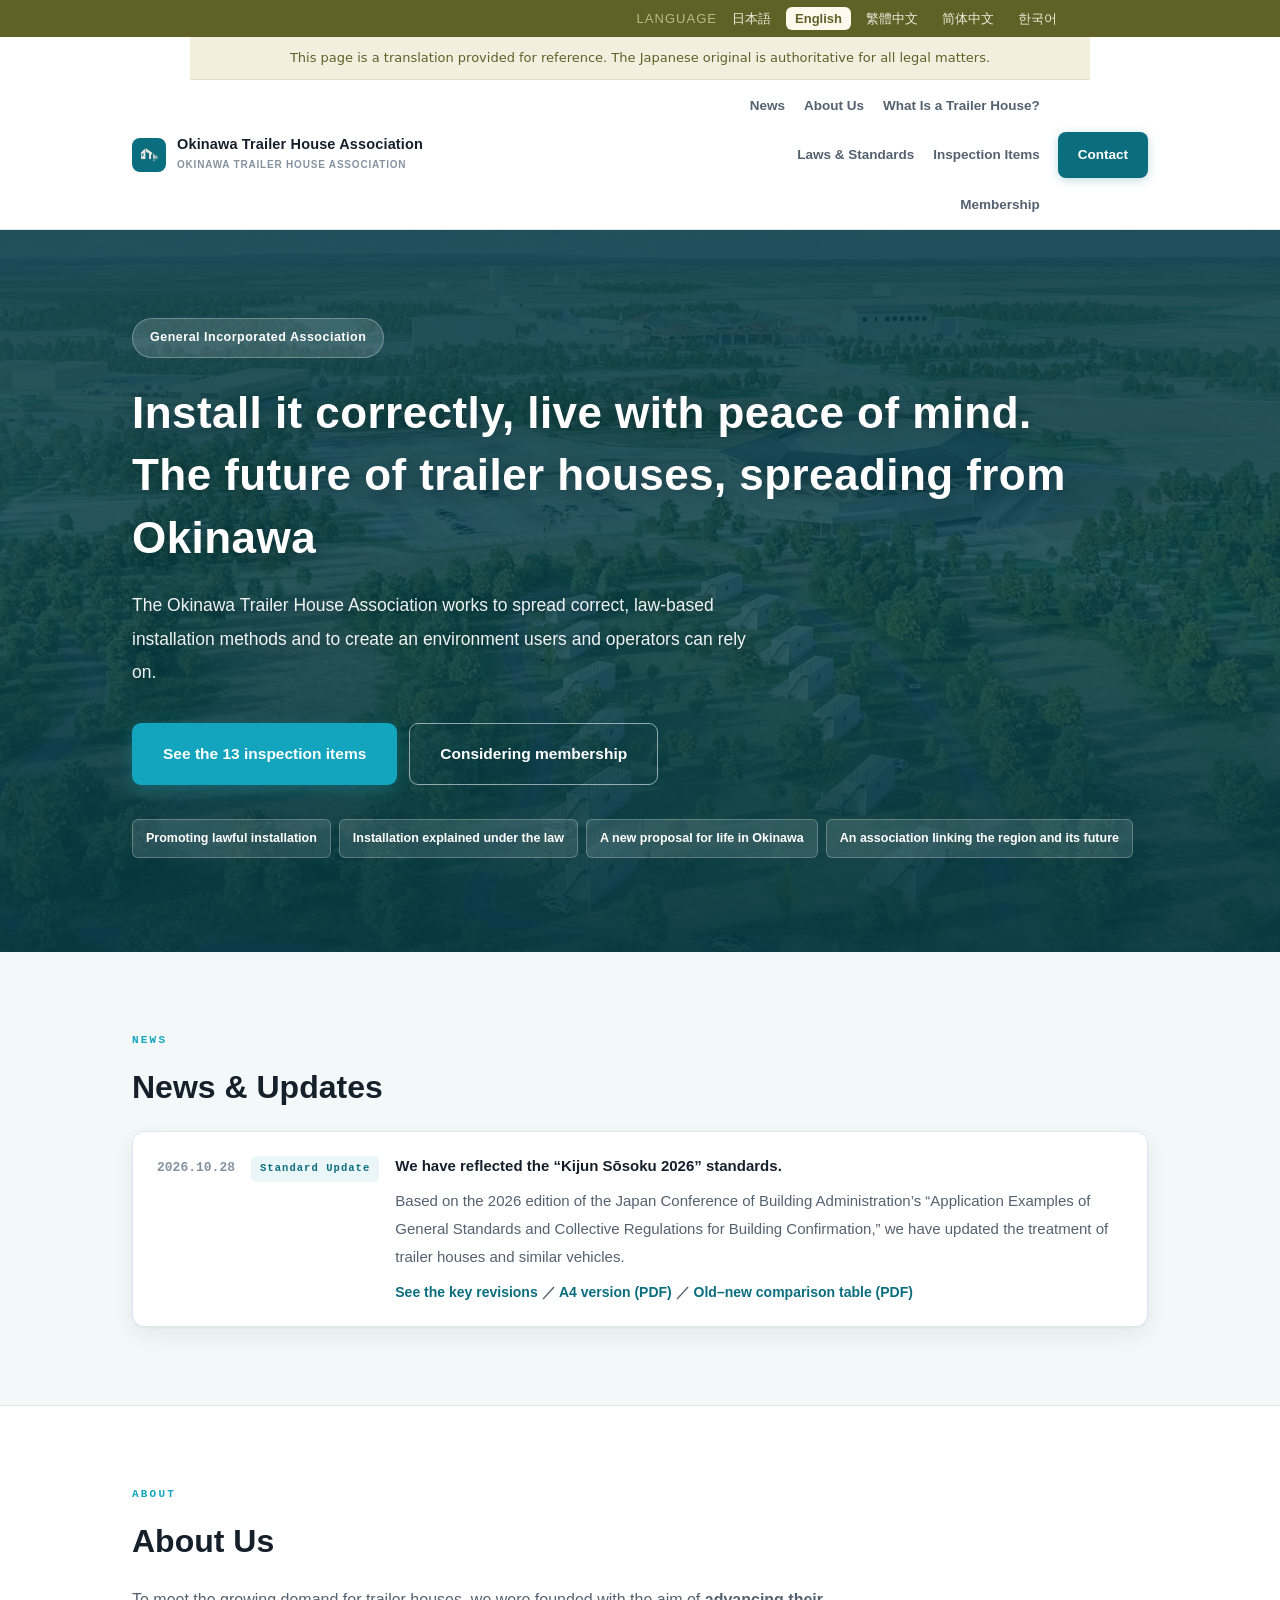
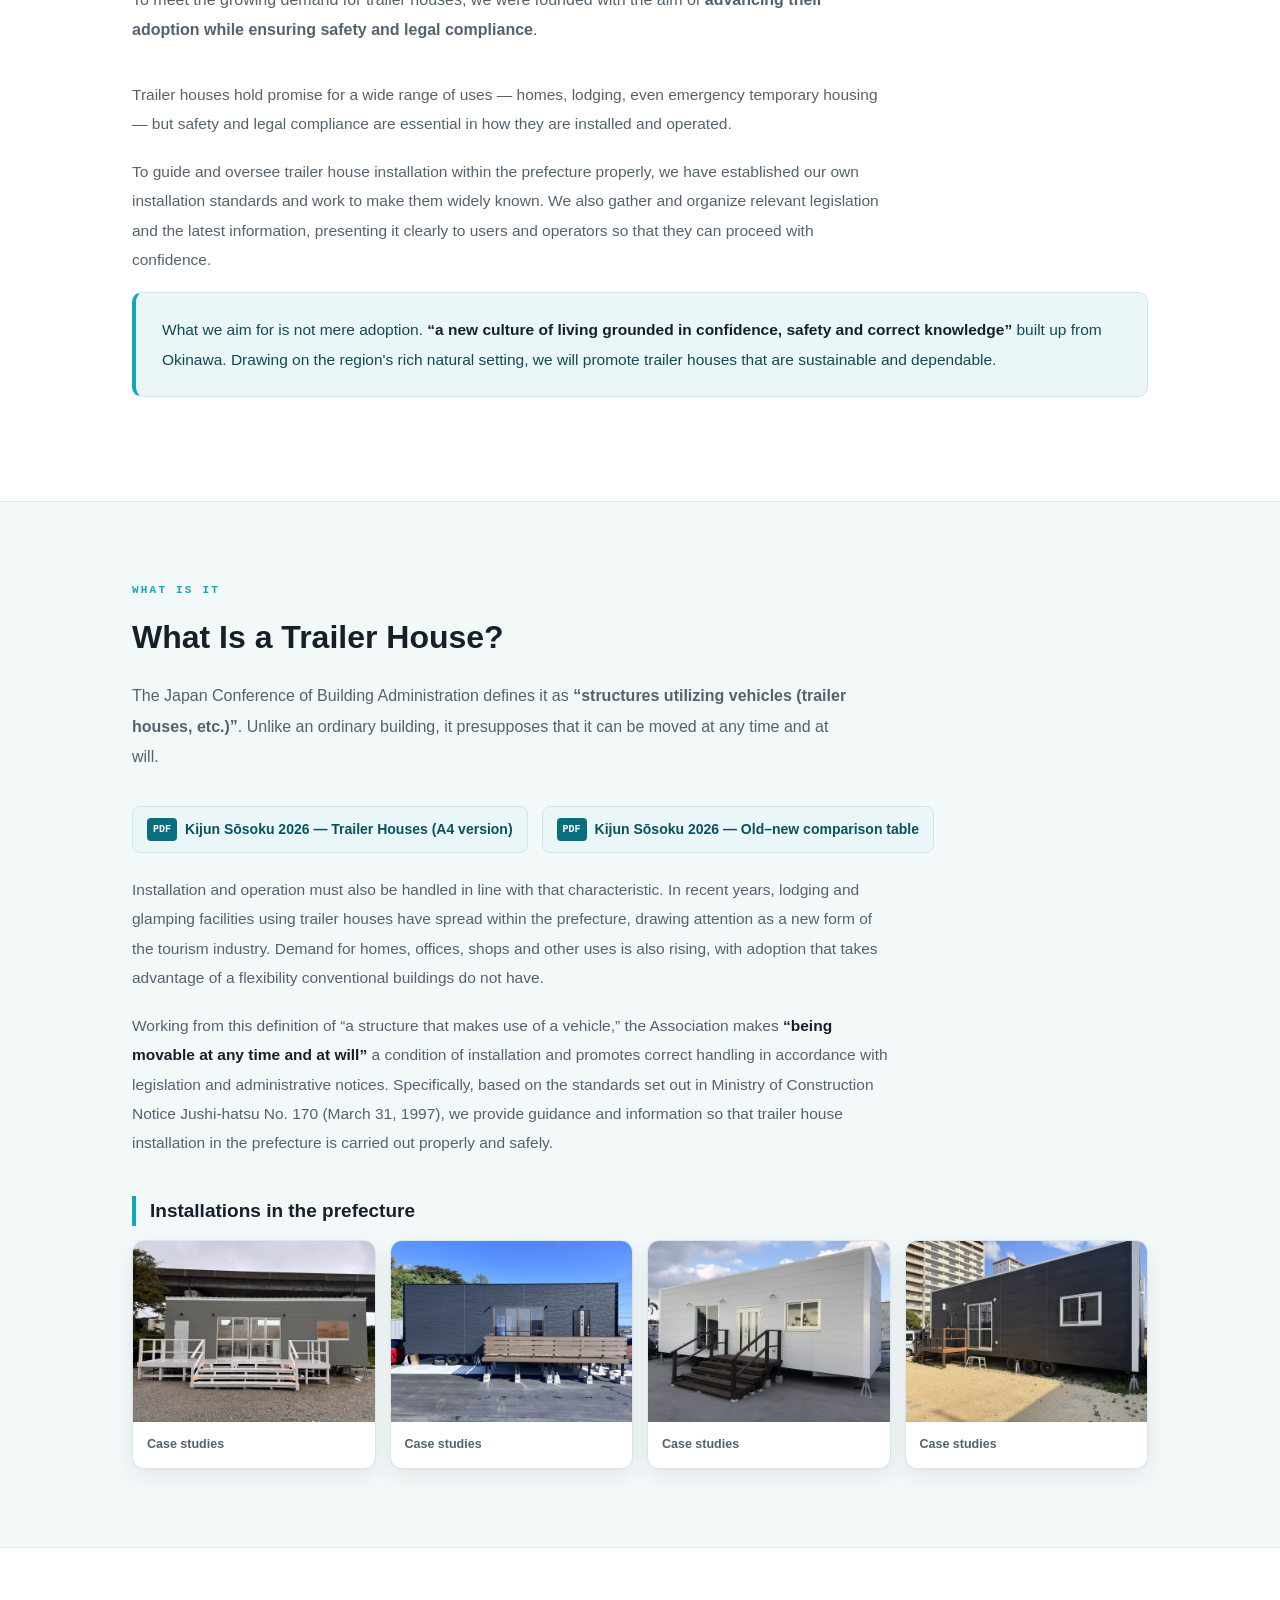
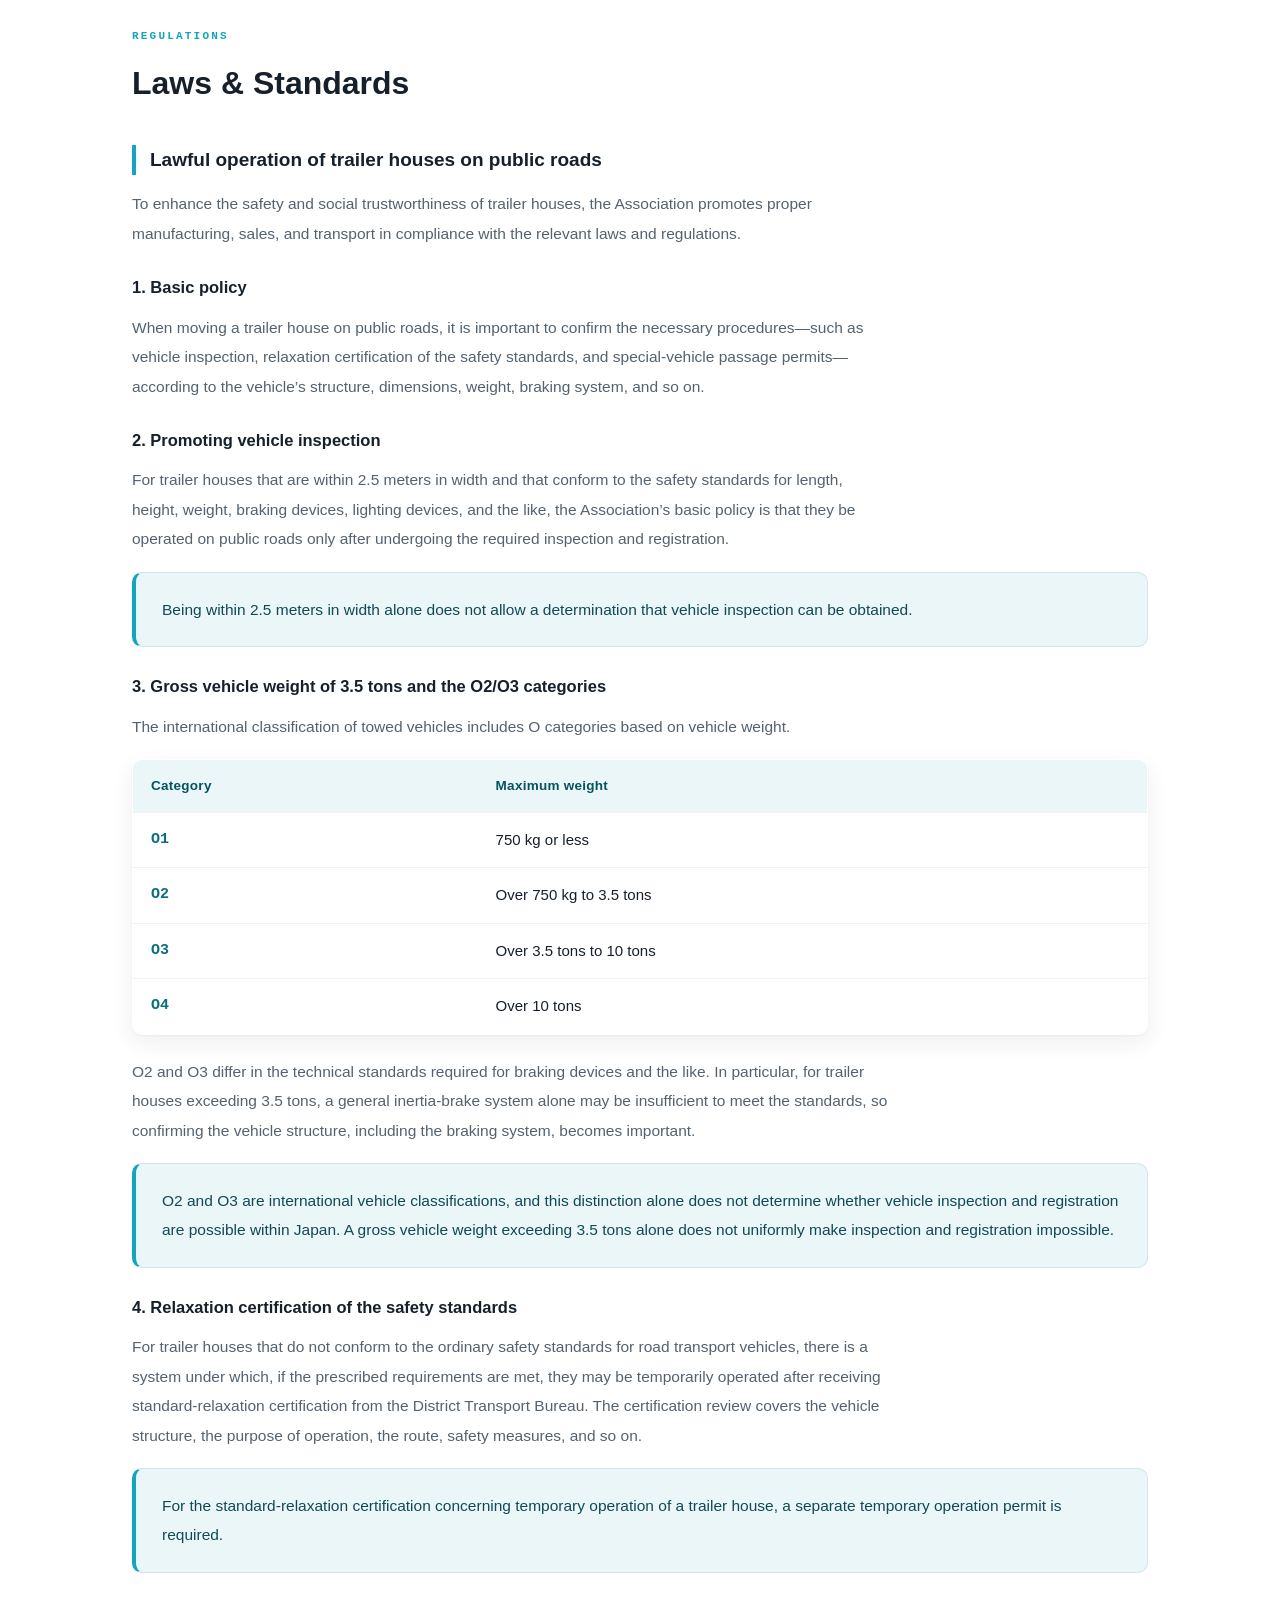
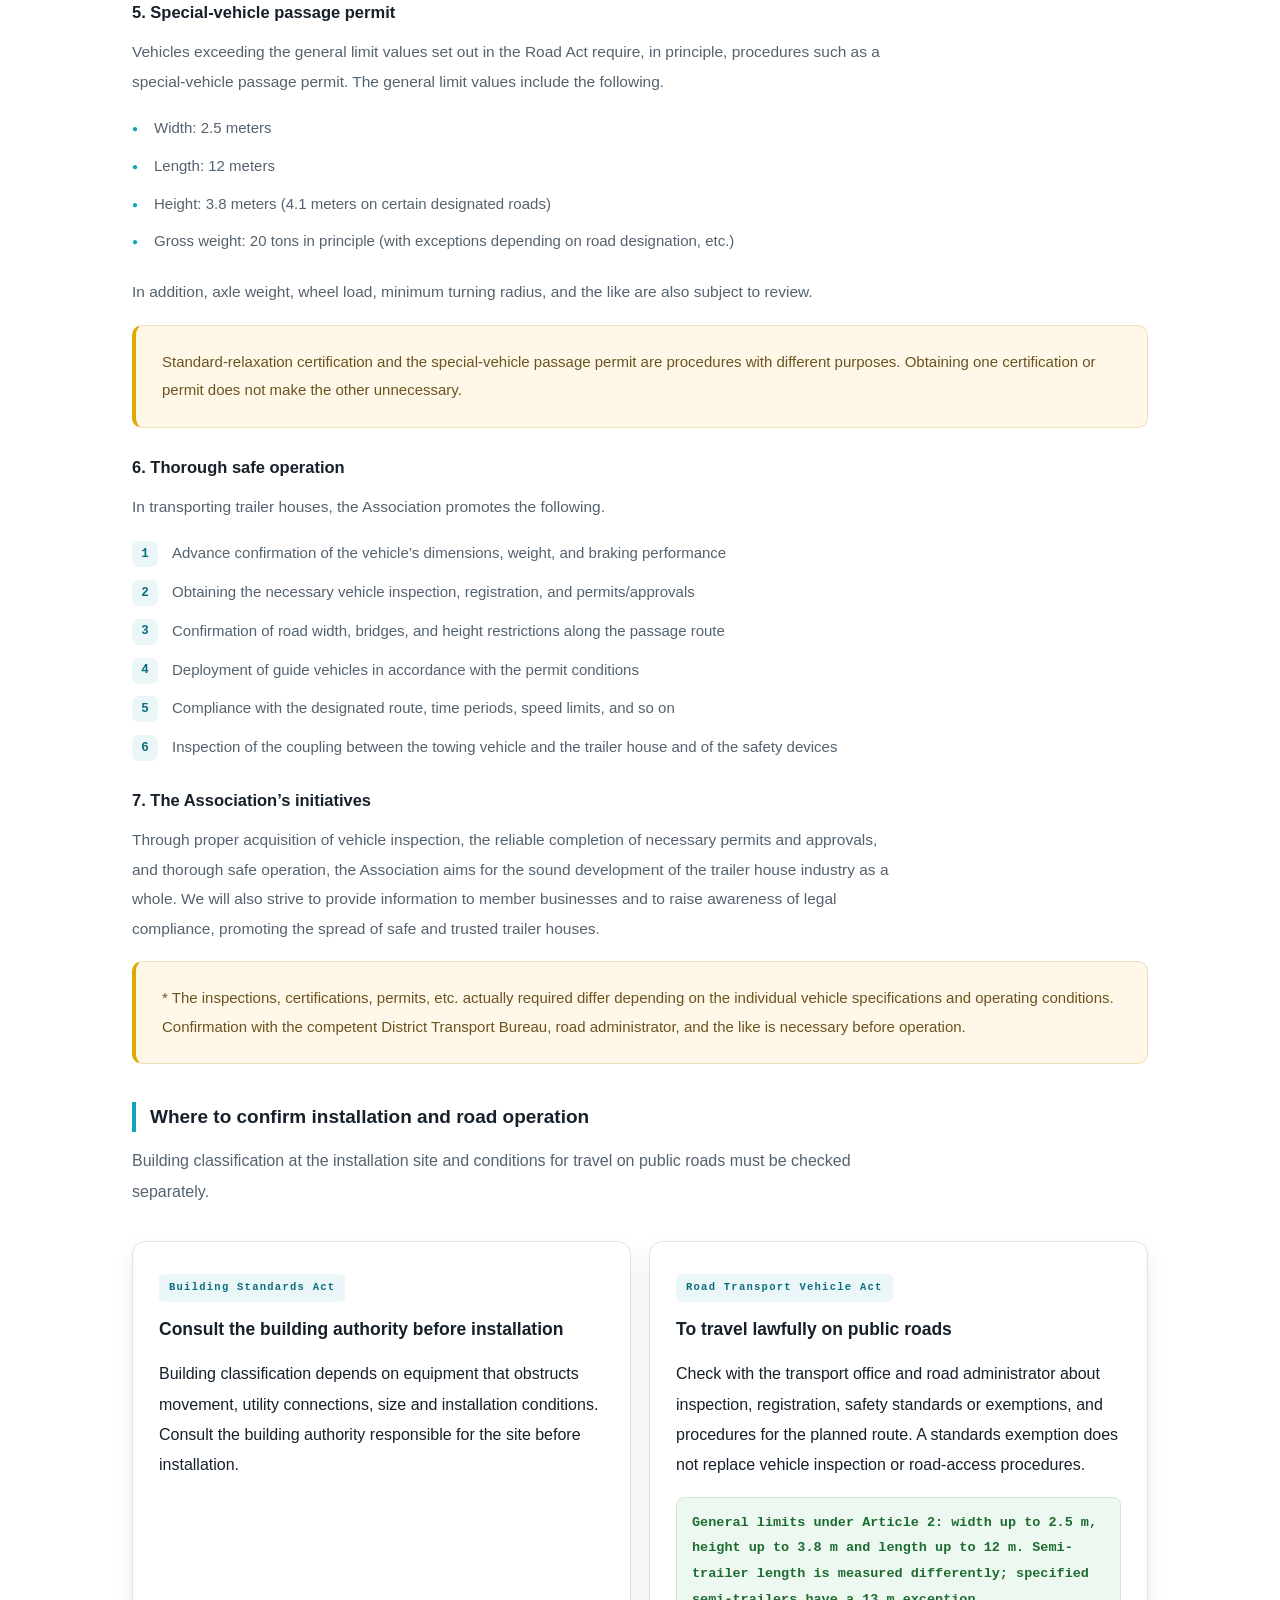
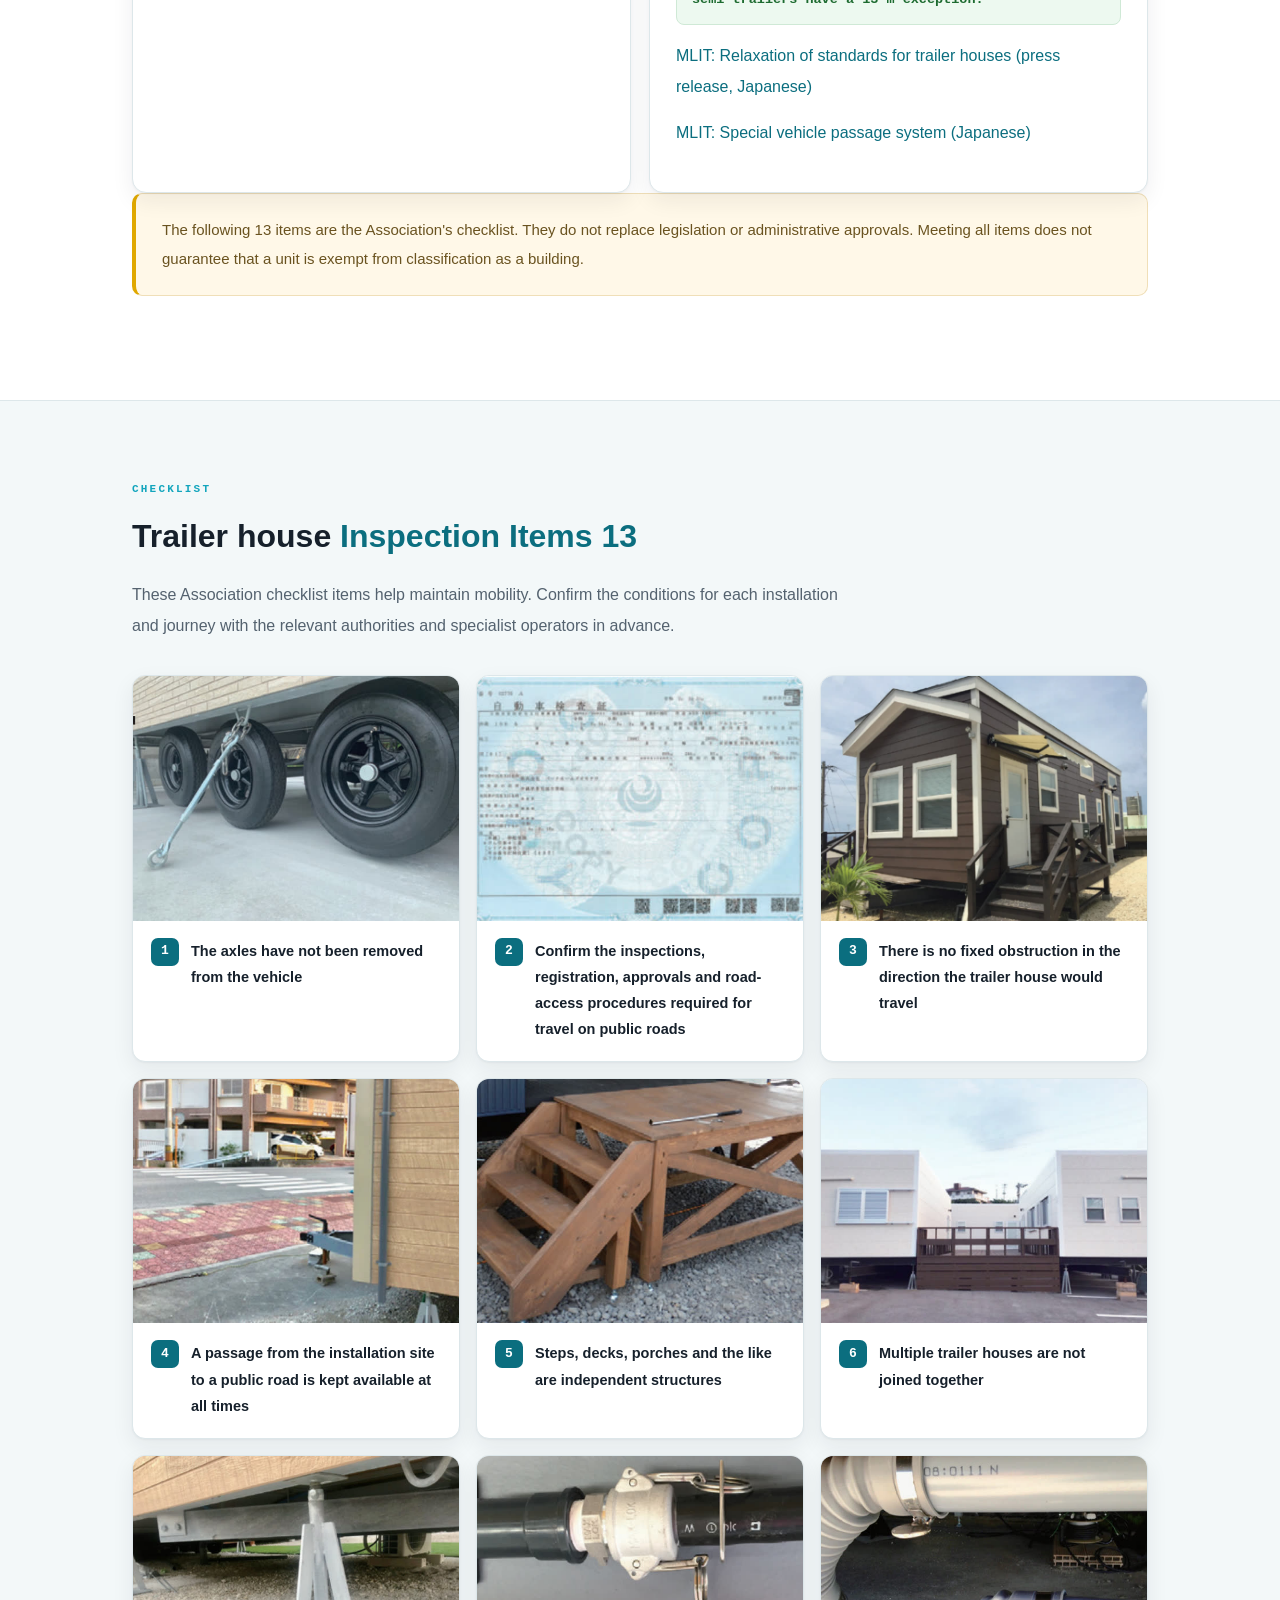
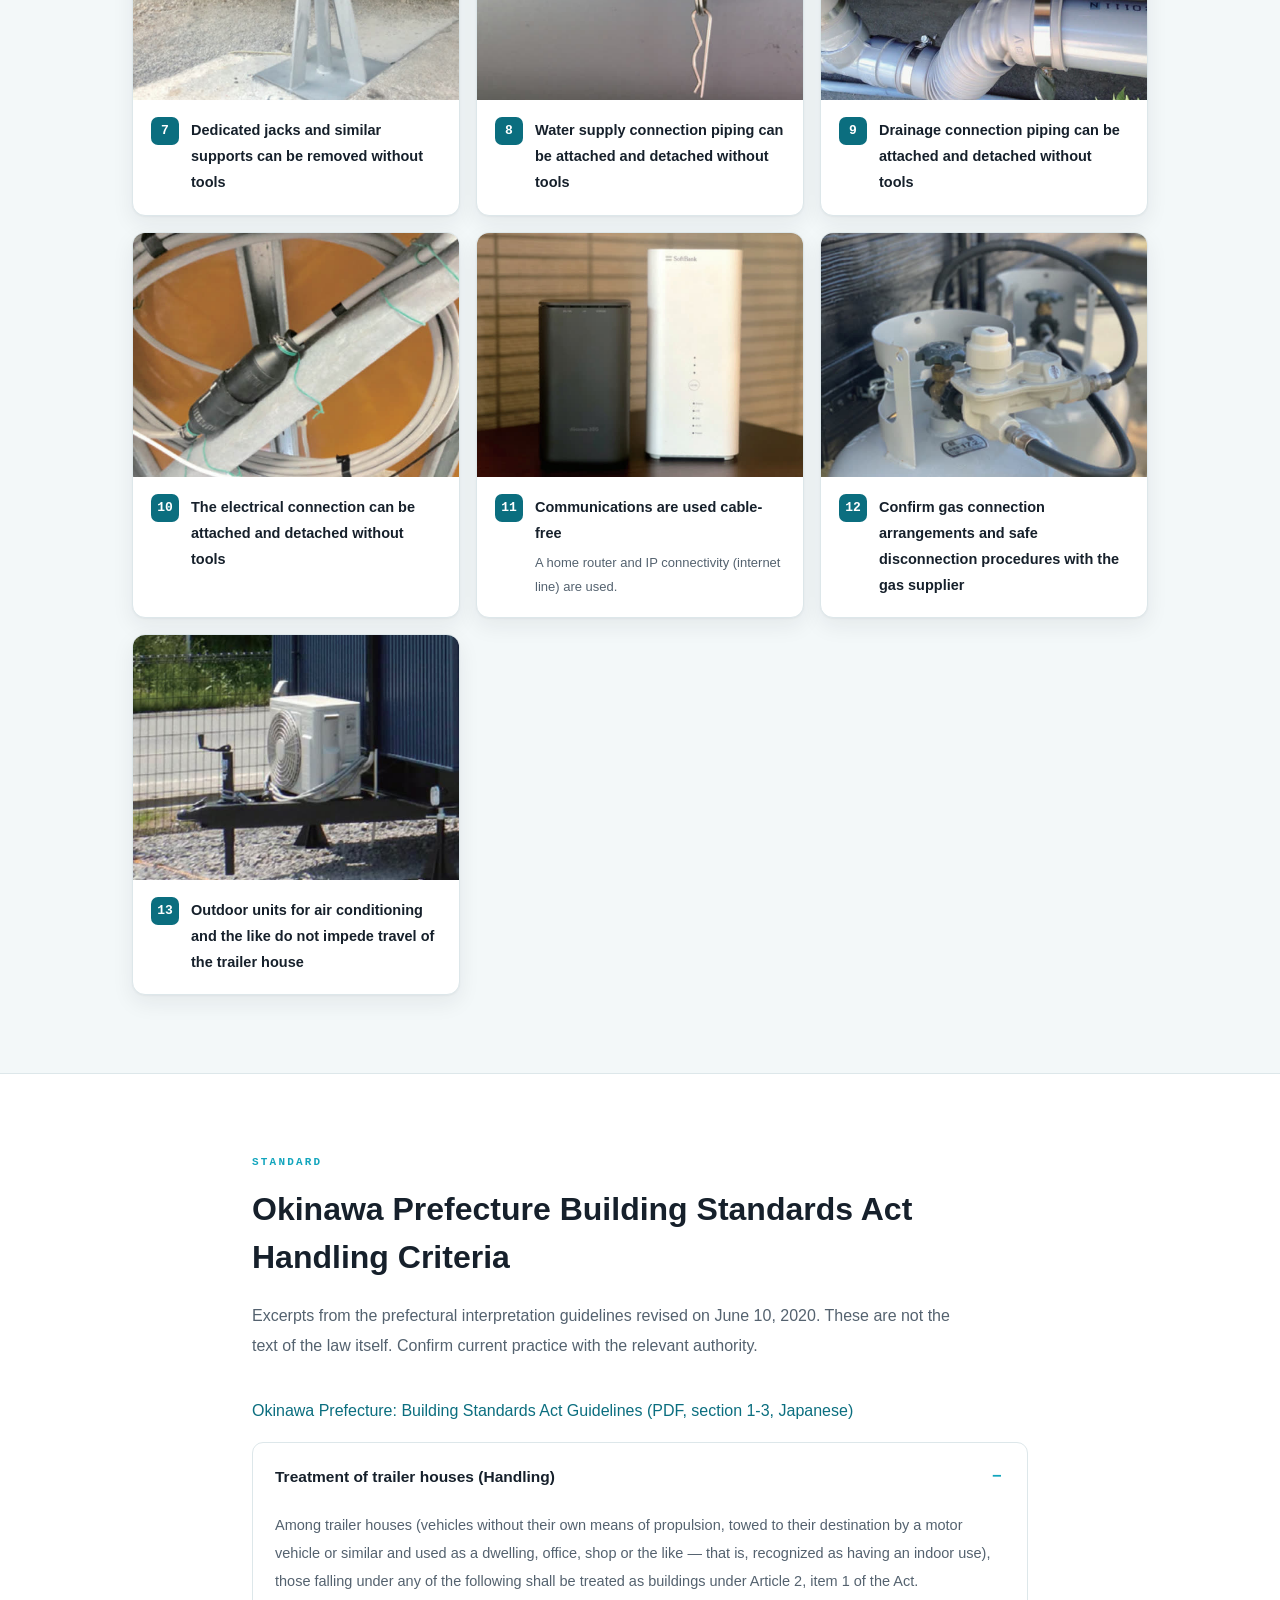
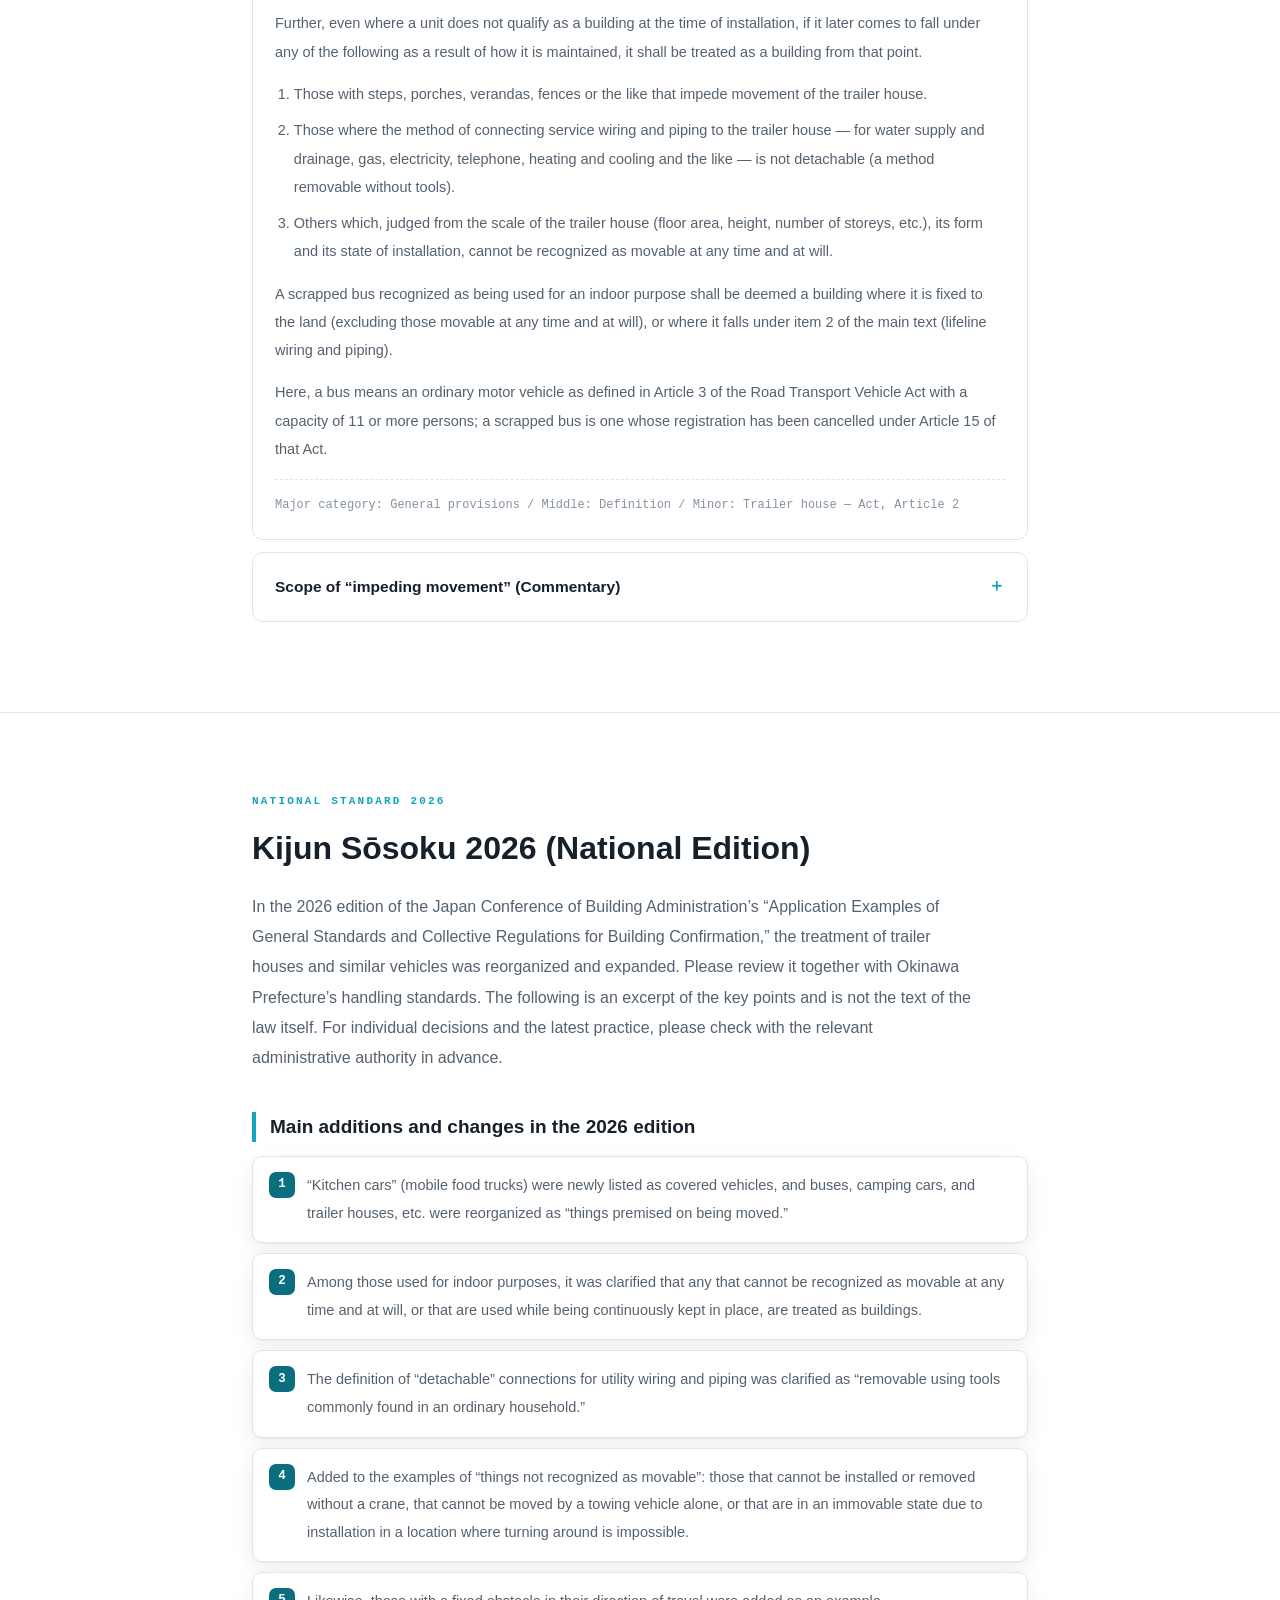
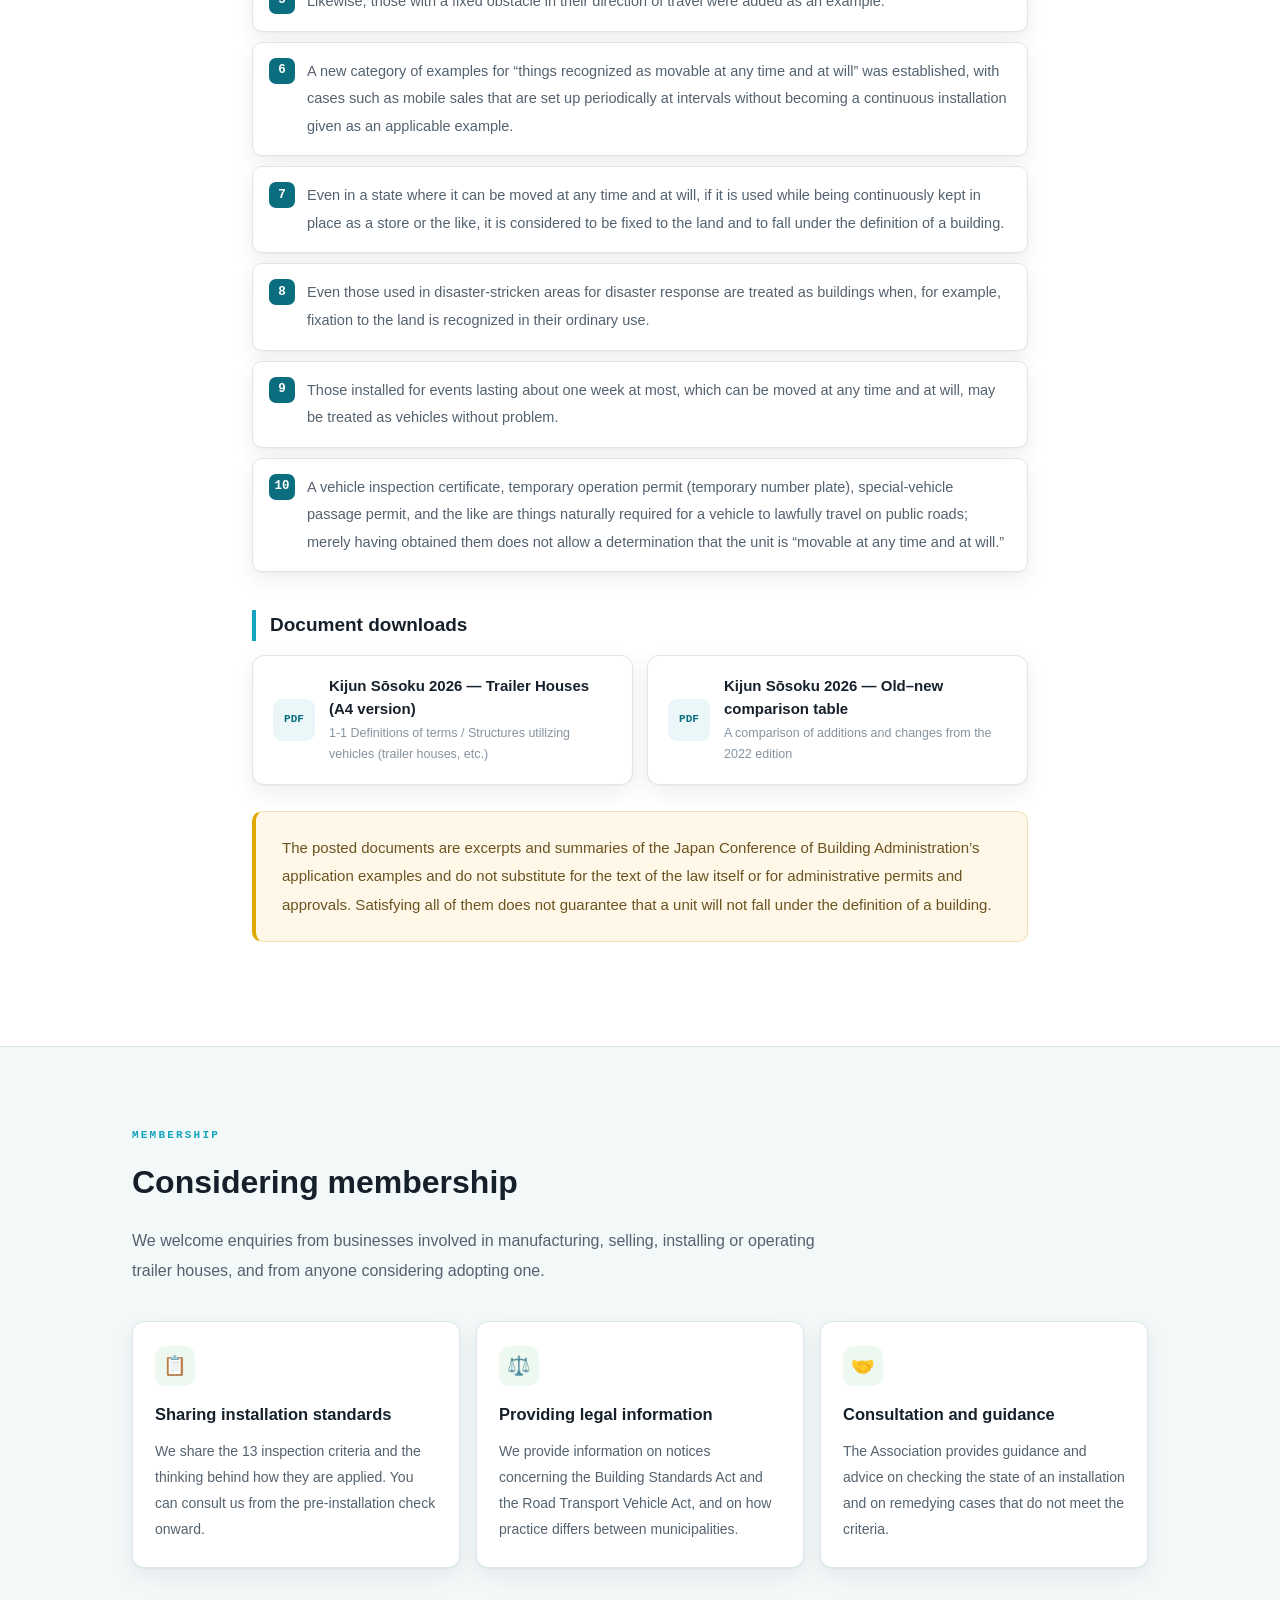
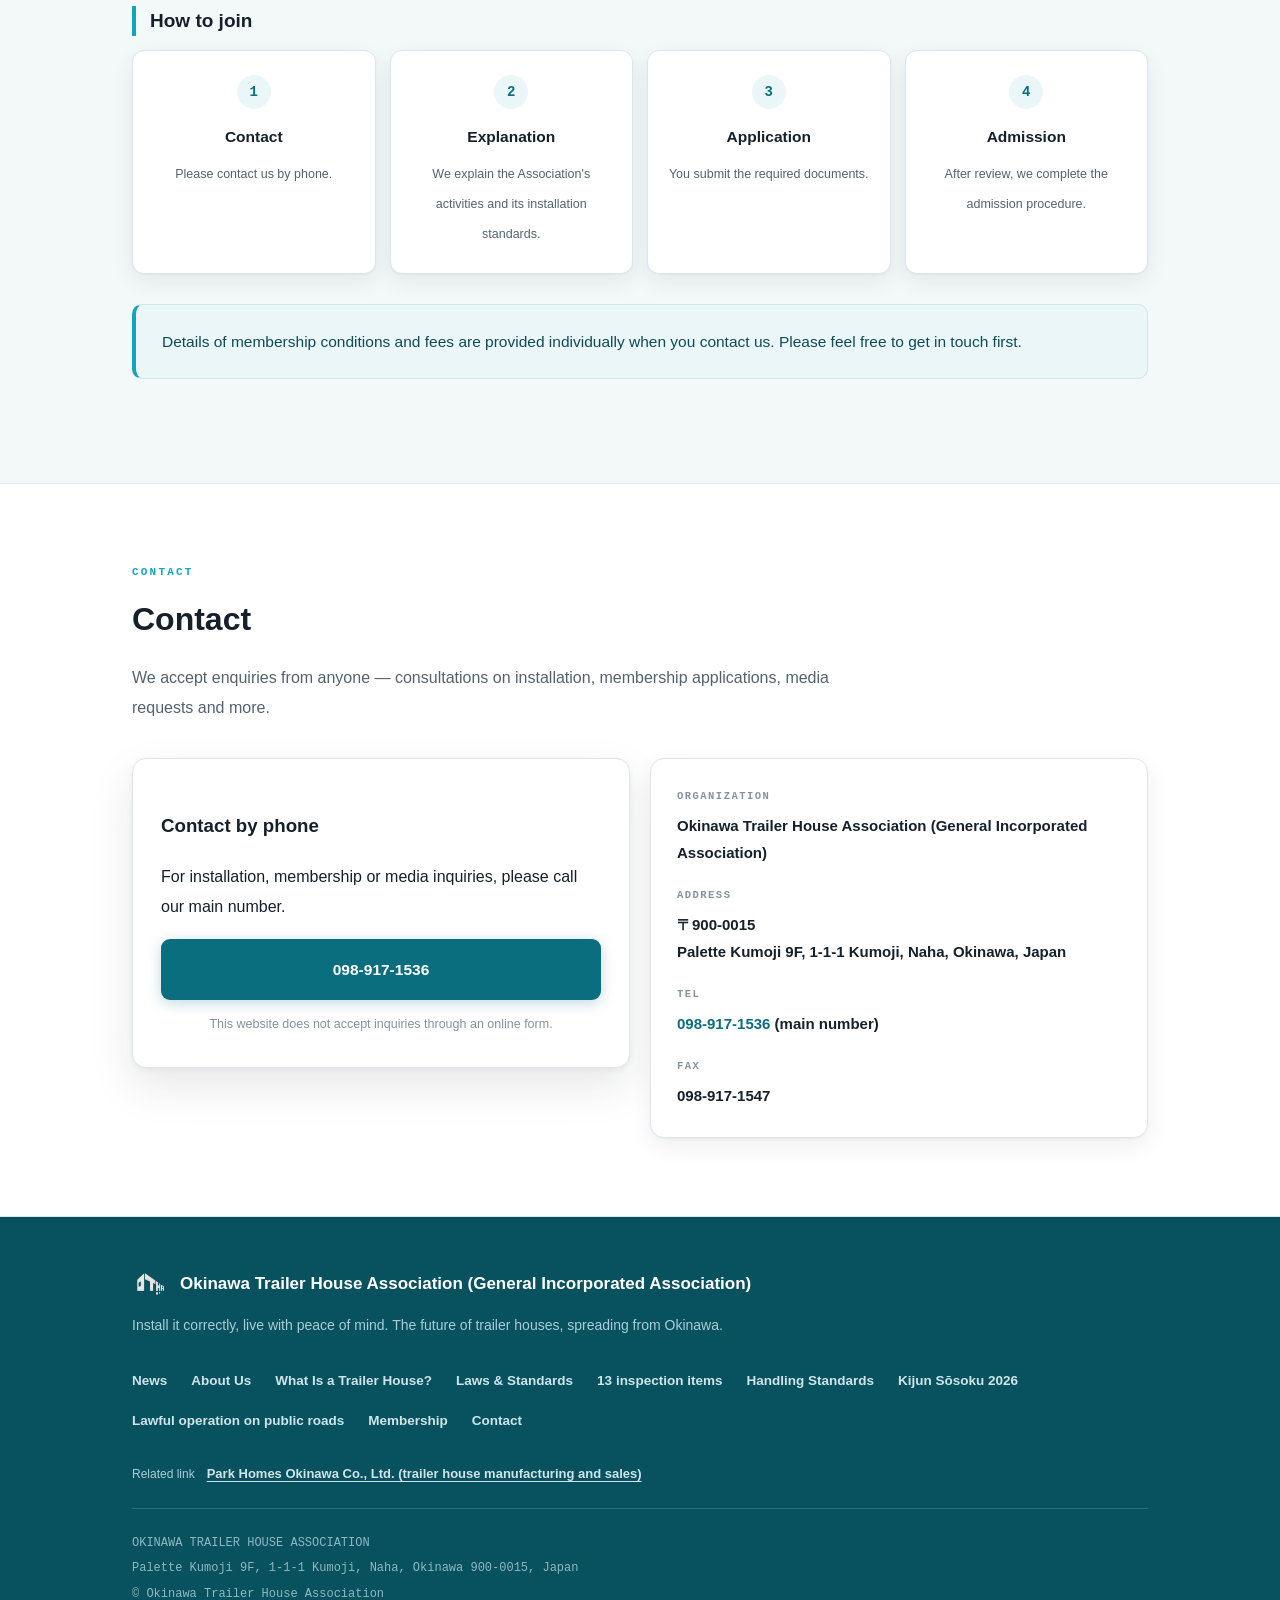
<file: en/index.html>
<!DOCTYPE html>
<html lang="en">
<head>
<meta charset="UTF-8">
<meta name="viewport" content="width=device-width,initial-scale=1.0">
<title>Okinawa Trailer House Association — Install it correctly, live with peace of mind.</title>
<meta name="description" content="The Okinawa Trailer House Association is a general incorporated association working to spread correct, law-based installation methods. We publish the treatment under the Building Standards Act, the requirements for travelling on public roads, and 13 inspection criteria.">
<meta property="og:title" content="Okinawa Trailer House Association (General Incorporated Association)">
<meta property="og:description" content="Install it correctly, live with peace of mind. The future of trailer houses, spreading from Okinawa.">
<meta property="og:type" content="website">
<script type="application/ld+json">
{"@context": "https://schema.org", "@type": "NGO", "@id": "https://trailer-okinawa.jp/#organization", "name": "Okinawa Trailer House Association (General Incorporated Association)", "alternateName": "OKINAWA TRAILER HOUSE ASSOCIATION", "url": "https://trailer-okinawa.jp/", "logo": "https://trailer-okinawa.jp/assets/img/logo.png", "description": "The Okinawa Trailer House Association is a general incorporated association working to spread correct, law-based installation methods. We publish the treatment under the Building Standards Act, the requirements for travelling on public roads, and 13 inspection criteria.", "telephone": "098-917-1536", "faxNumber": "098-917-1547", "address": {"@type": "PostalAddress", "streetAddress": "Palette Kumoji 9F, 1-1-1 Kumoji", "addressLocality": "Naha", "addressRegion": "Okinawa", "postalCode": "900-0015", "addressCountry": "JP"}, "areaServed": "Okinawa"}
</script>
<script type="application/ld+json">
{"@context": "https://schema.org", "@type": "WebSite", "@id": "https://trailer-okinawa.jp/#website", "name": "Okinawa Trailer House Association (General Incorporated Association)", "url": "https://trailer-okinawa.jp/", "inLanguage": "en", "publisher": {"@id": "https://trailer-okinawa.jp/#organization"}}
</script>
<meta property="og:image" content="https://trailer-okinawa.jp/assets/img/hero-aerial.jpg">
<link rel="stylesheet" href="/assets/site.css">


<!--i18n:alt:start-->
<link rel="canonical" href="https://trailer-okinawa.jp/en/">
<link rel="alternate" hreflang="ja" href="https://trailer-okinawa.jp/">
<link rel="alternate" hreflang="en" href="https://trailer-okinawa.jp/en/">
<link rel="alternate" hreflang="zh-Hant" href="https://trailer-okinawa.jp/zh-Hant/">
<link rel="alternate" hreflang="zh-Hans" href="https://trailer-okinawa.jp/zh-Hans/">
<link rel="alternate" hreflang="ko" href="https://trailer-okinawa.jp/ko/">
<link rel="alternate" hreflang="x-default" href="https://trailer-okinawa.jp/">
<meta property="og:locale" content="en_US">
<meta property="og:locale:alternate" content="ja_JP">
<meta property="og:locale:alternate" content="zh_TW">
<meta property="og:locale:alternate" content="zh_CN">
<meta property="og:locale:alternate" content="ko_KR">
<!--i18n:alt:end-->
</head>
<body>
<!--i18n:bar:start-->
<style>.pkw-langbar{background:#5f6127;font-size:13px;line-height:1;font-family:'Noto Sans JP','Hiragino Kaku Gothic ProN','Meiryo',sans-serif}.pkw-langbar ul{max-width:900px;margin:0 auto;padding:7px 24px;display:flex;gap:6px;justify-content:flex-end;align-items:center;list-style:none;flex-wrap:wrap}.pkw-langbar li{margin:0}.pkw-langbar a{color:#efeada;text-decoration:none;padding:5px 9px;border-radius:6px;display:block}.pkw-langbar a:hover{background:rgba(255,255,255,.16);color:#fff}.pkw-langbar [aria-current=true]{background:#fff8ed;color:#5f6127;font-weight:700}.pkw-langbar .pkw-lb-label{color:#b9bb8a;letter-spacing:.08em;padding:5px 0}@media(max-width:600px){.pkw-langbar ul{justify-content:center;padding:6px 12px}}</style>
<nav class="pkw-langbar" aria-label="Language">
<ul>
<li class="pkw-lb-label" aria-hidden="true">LANGUAGE</li>
<li><a href="/" hreflang="ja" lang="ja">日本語</a></li>
<li><a href="/en/" hreflang="en" lang="en" aria-current="true">English</a></li>
<li><a href="/zh-Hant/" hreflang="zh-Hant" lang="zh-Hant">繁體中文</a></li>
<li><a href="/zh-Hans/" hreflang="zh-Hans" lang="zh-Hans">简体中文</a></li>
<li><a href="/ko/" hreflang="ko" lang="ko">한국어</a></li>
</ul>
</nav>
<style>.pkw-tr-notice{background:#f3efdf;border-bottom:1px solid #e3dfd0;color:#5f6127;font-family:'Noto Sans JP',system-ui,sans-serif;font-size:13px;line-height:1.7;max-width:900px;margin:0 auto;padding:10px 24px;text-align:center}</style>
<p class="pkw-tr-notice" lang="en">This page is a translation provided for reference. The Japanese original is authoritative for all legal matters.</p>
<!--i18n:bar:end-->

<!-- ============ NAV ============ -->
<nav class="nav">
  <div class="wrap">
    <a href="#top" class="brand">
      <span class="bmark"><img src="/assets/img/logo.png" alt=""></span>
      <span class="btxt"><b>Okinawa Trailer House Association</b><span>OKINAWA TRAILER HOUSE ASSOCIATION</span></span>
    </a>
    <ul>
      <li><a href="#news">News</a></li>
      <li><a href="#about">About Us</a></li>
      <li><a href="#what">What Is a Trailer House?</a></li>
      <li><a href="#rules">Laws & Standards</a></li>
      <li><a href="#checklist">Inspection Items</a></li>
      <li><a href="#join">Membership</a></li>
    </ul>
    <a class="navcta" href="#contact">Contact</a>
  </div>
</nav>

<!-- ============ HERO ============ -->
<header class="hero" id="top">
  <img class="bg" src="/assets/img/hero-aerial.jpg" alt="" aria-hidden="true">
  <div class="wrap">
    <span class="kanban">General Incorporated Association</span>
    <h1>Install it correctly, live with peace of mind.<br>The future of trailer houses, spreading from Okinawa</h1>
    <p class="lede">
      The Okinawa Trailer House Association works to spread correct, law-based installation methods and to create an environment users and operators can rely on.
    </p>
    <div class="cta">
      <a class="btn btn-main" href="#checklist">See the 13 inspection items</a>
      <a class="btn btn-line" href="#join">Considering membership</a>
    </div>
    <ul class="pills">
      <li>Promoting lawful installation</li>
      <li>Installation explained under the law</li>
      <li>A new proposal for life in Okinawa</li>
      <li>An association linking the region and its future</li>
    </ul>
  </div>
</header>

<!-- ============ 新着・お知らせ ============ -->
<section class="soft" id="news">
  <div class="wrap">
    <p class="kicker">News</p>
    <h2>News & Updates</h2>
    <ul class="news">
      <li>
        <time datetime="2026-10-28">2026.10.28</time>
        <span class="tag-n">Standard Update</span>
        <div class="nx">
          <p><strong>We have reflected the “Kijun Sōsoku 2026” standards.</strong></p>
          <p>Based on the 2026 edition of the Japan Conference of Building Administration’s “Application Examples of General Standards and Collective Regulations for Building Confirmation,” we have updated the treatment of trailer houses and similar vehicles.</p>
          <p class="links"><a href="#guideline2026">See the key revisions</a> ／ <a href="/assets/docs/kijun-sousoku-2026-trailerhouse.pdf" target="_blank" rel="noopener">A4 version (PDF)</a> ／ <a href="/assets/docs/kijun-sousoku-2026-shinkyu-hikaku.pdf" target="_blank" rel="noopener">Old–new comparison table (PDF)</a></p>
        </div>
      </li>
    </ul>
  </div>
</section>

<!-- ============ 協会について ============ -->
<section id="about">
  <div class="wrap">
    <p class="kicker">About</p>
    <h2>About Us</h2>
    <p class="lead">
      To meet the growing demand for trailer houses, we were founded with the aim of <strong>advancing their adoption while ensuring safety and legal compliance</strong>.
    </p>
    <p class="body">
      Trailer houses hold promise for a wide range of uses — homes, lodging, even emergency temporary housing — but safety and legal compliance are essential in how they are installed and operated.
    </p>
    <p class="body">
      To guide and oversee trailer house installation within the prefecture properly, we have established our own installation standards and work to make them widely known. We also gather and organize relevant legislation and the latest information, presenting it clearly to users and operators so that they can proceed with confidence.
    </p>
    <div class="note">
      <p>
        What we aim for is not mere adoption.
        <strong>“a new culture of living grounded in confidence, safety and correct knowledge”</strong> built up from Okinawa. Drawing on the region's rich natural setting, we will promote trailer houses that are sustainable and dependable.
      </p>
    </div>
  </div>
</section>

<!-- ============ トレーラーハウスとは ============ -->
<section class="soft" id="what">
  <div class="wrap">
    <p class="kicker">What is it</p>
    <h2>What Is a Trailer House?</h2>
    <p class="lead">
      The Japan Conference of Building Administration defines it as <strong>“structures utilizing vehicles (trailer houses, etc.)”</strong>. Unlike an ordinary building, it presupposes that it can be moved at any time and at will.
    </p>
    <p class="doclinks"><a href="/assets/docs/kijun-sousoku-2026-trailerhouse.pdf" target="_blank" rel="noopener">Kijun Sōsoku 2026 — Trailer Houses (A4 version)</a><a href="/assets/docs/kijun-sousoku-2026-shinkyu-hikaku.pdf" target="_blank" rel="noopener">Kijun Sōsoku 2026 — Old–new comparison table</a></p>
    <p class="body">
      Installation and operation must also be handled in line with that characteristic. In recent years, lodging and glamping facilities using trailer houses have spread within the prefecture, drawing attention as a new form of the tourism industry. Demand for homes, offices, shops and other uses is also rising, with adoption that takes advantage of a flexibility conventional buildings do not have.
    </p>
    <p class="body">
      Working from this definition of “a structure that makes use of a vehicle,” the Association makes 
      <strong>“being movable at any time and at will”</strong> a condition of installation and promotes correct handling in accordance with legislation and administrative notices. Specifically, based on the standards set out in Ministry of Construction Notice Jushi-hatsu No. 170 (March 31, 1997), we provide guidance and information so that trailer house installation in the prefecture is carried out properly and safely.
    </p>

    <h3 class="sub">Installations in the prefecture</h3>
    <div class="gallery">
      <figure><img src="/assets/img/case-01.jpg" alt="An installed trailer house"><figcaption>Case studies</figcaption></figure>
      <figure><img src="/assets/img/case-02.jpg" alt="An installed trailer house"><figcaption>Case studies</figcaption></figure>
      <figure><img src="/assets/img/case-03.jpg" alt="An installed trailer house"><figcaption>Case studies</figcaption></figure>
      <figure><img src="/assets/img/case-04.jpg" alt="An installed trailer house"><figcaption>Case studies</figcaption></figure>
    </div>
  </div>
</section>

<!-- ============ 法令・基準 ============ -->
<section id="rules">
  <div class="wrap">
    <p class="kicker">Regulations</p>
    <h2>Laws & Standards</h2>

    <!-- 適法な公道運行について（法令・基準の冒頭に掲載） -->
    <h3 class="sub" id="roadops">Lawful operation of trailer houses on public roads</h3>
    <p class="body">To enhance the safety and social trustworthiness of trailer houses, the Association promotes proper manufacturing, sales, and transport in compliance with the relevant laws and regulations.</p>

    <h4 class="subn">1. Basic policy</h4>
    <p class="body">When moving a trailer house on public roads, it is important to confirm the necessary procedures—such as vehicle inspection, relaxation certification of the safety standards, and special-vehicle passage permits—according to the vehicle’s structure, dimensions, weight, braking system, and so on.</p>

    <h4 class="subn">2. Promoting vehicle inspection</h4>
    <p class="body">For trailer houses that are within 2.5 meters in width and that conform to the safety standards for length, height, weight, braking devices, lighting devices, and the like, the Association’s basic policy is that they be operated on public roads only after undergoing the required inspection and registration.</p>
    <div class="note"><p>Being within 2.5 meters in width alone does not allow a determination that vehicle inspection can be obtained.</p></div>

    <h4 class="subn">3. Gross vehicle weight of 3.5 tons and the O2/O3 categories</h4>
    <p class="body">The international classification of towed vehicles includes O categories based on vehicle weight.</p>
    <table class="otbl">
      <thead><tr><th>Category</th><th>Maximum weight</th></tr></thead>
      <tbody>
        <tr><td>O1</td><td>750 kg or less</td></tr>
        <tr><td>O2</td><td>Over 750 kg to 3.5 tons</td></tr>
        <tr><td>O3</td><td>Over 3.5 tons to 10 tons</td></tr>
        <tr><td>O4</td><td>Over 10 tons</td></tr>
      </tbody>
    </table>
    <p class="body">O2 and O3 differ in the technical standards required for braking devices and the like. In particular, for trailer houses exceeding 3.5 tons, a general inertia-brake system alone may be insufficient to meet the standards, so confirming the vehicle structure, including the braking system, becomes important.</p>
    <div class="note"><p>O2 and O3 are international vehicle classifications, and this distinction alone does not determine whether vehicle inspection and registration are possible within Japan. A gross vehicle weight exceeding 3.5 tons alone does not uniformly make inspection and registration impossible.</p></div>

    <h4 class="subn">4. Relaxation certification of the safety standards</h4>
    <p class="body">For trailer houses that do not conform to the ordinary safety standards for road transport vehicles, there is a system under which, if the prescribed requirements are met, they may be temporarily operated after receiving standard-relaxation certification from the District Transport Bureau. The certification review covers the vehicle structure, the purpose of operation, the route, safety measures, and so on.</p>
    <div class="note"><p>For the standard-relaxation certification concerning temporary operation of a trailer house, a separate temporary operation permit is required.</p></div>

    <h4 class="subn">5. Special-vehicle passage permit</h4>
    <p class="body">Vehicles exceeding the general limit values set out in the Road Act require, in principle, procedures such as a special-vehicle passage permit. The general limit values include the following.</p>
    <ul class="plist">
      <li>Width: 2.5 meters</li>
      <li>Length: 12 meters</li>
      <li>Height: 3.8 meters (4.1 meters on certain designated roads)</li>
      <li>Gross weight: 20 tons in principle (with exceptions depending on road designation, etc.)</li>
    </ul>
    <p class="body">In addition, axle weight, wheel load, minimum turning radius, and the like are also subject to review.</p>
    <div class="warn"><p>Standard-relaxation certification and the special-vehicle passage permit are procedures with different purposes. Obtaining one certification or permit does not make the other unnecessary.</p></div>

    <h4 class="subn">6. Thorough safe operation</h4>
    <p class="body">In transporting trailer houses, the Association promotes the following.</p>
    <ol class="plist-n">
      <li>Advance confirmation of the vehicle’s dimensions, weight, and braking performance</li>
      <li>Obtaining the necessary vehicle inspection, registration, and permits/approvals</li>
      <li>Confirmation of road width, bridges, and height restrictions along the passage route</li>
      <li>Deployment of guide vehicles in accordance with the permit conditions</li>
      <li>Compliance with the designated route, time periods, speed limits, and so on</li>
      <li>Inspection of the coupling between the towing vehicle and the trailer house and of the safety devices</li>
    </ol>

    <h4 class="subn">7. The Association’s initiatives</h4>
    <p class="body">Through proper acquisition of vehicle inspection, the reliable completion of necessary permits and approvals, and thorough safe operation, the Association aims for the sound development of the trailer house industry as a whole. We will also strive to provide information to member businesses and to raise awareness of legal compliance, promoting the spread of safe and trusted trailer houses.</p>

    <div class="warn"><p>* The inspections, certifications, permits, etc. actually required differ depending on the individual vehicle specifications and operating conditions. Confirmation with the competent District Transport Bureau, road administrator, and the like is necessary before operation.</p></div>

    <h3 class="sub">Where to confirm installation and road operation</h3>
    <p class="lead">Building classification at the installation site and conditions for travel on public roads must be checked separately.</p>
    <div class="rules">
      <div class="rule">
        <span class="tag">Building Standards Act</span>
        <h4>Consult the building authority before installation</h4>
        <p>Building classification depends on equipment that obstructs movement, utility connections, size and installation conditions. Consult the building authority responsible for the site before installation.</p>
      </div>
      <div class="rule">
        <span class="tag">Road Transport Vehicle Act</span>
        <h4>To travel lawfully on public roads</h4>
        <p>Check with the transport office and road administrator about inspection, registration, safety standards or exemptions, and procedures for the planned route. A standards exemption does not replace vehicle inspection or road-access procedures.</p>
        <p class="spec">General limits under Article 2: width up to 2.5 m, height up to 3.8 m and length up to 12 m. Semi-trailer length is measured differently; specified semi-trailers have a 13 m exception.</p>
        <p><a href="https://www.mlit.go.jp/report/press/jidosha07_hh_000118.html" target="_blank" rel="noopener">MLIT: Relaxation of standards for trailer houses (press release, Japanese)</a></p>
        <p><a href="https://www.mlit.go.jp/road/tokusya/" target="_blank" rel="noopener">MLIT: Special vehicle passage system (Japanese)</a></p>
      </div>
    </div>
    <div class="warn">
      <p>The following 13 items are the Association's checklist. They do not replace legislation or administrative approvals. Meeting all items does not guarantee that a unit is exempt from classification as a building.</p>
    </div>
  </div>
</section>

<!-- ============ 検査項目 ============ -->
<section class="soft" id="checklist">
  <div class="wrap">
    <p class="kicker">Checklist</p>
    <h2>Trailer house <em>Inspection Items 13</em></h2>
    <p class="lead">
      These Association checklist items help maintain mobility. Confirm the conditions for each installation and journey with the relevant authorities and specialist operators in advance.
    </p>
    <div class="checks">

      <div class="check">
        <img class="ph" src="/assets/img/chk01-axle.jpg" alt="A tyre with the axle fitted">
        <div class="bd"><span class="no">1</span>
          <p>The axles have not been removed from the vehicle</p></div>
      </div>

      <div class="check">
        <img class="ph" src="/assets/img/chk02-shaken.jpg" alt="Vehicle inspection certificate">
        <div class="bd"><span class="no">2</span>
          <p>Confirm the inspections, registration, approvals and road-access procedures required for travel on public roads</p></div>
      </div>

      <div class="check">
        <img class="ph" src="/assets/img/chk03-front.jpg" alt="An installation with no obstruction in the direction of travel">
        <div class="bd"><span class="no">3</span>
          <p>There is no fixed obstruction in the direction the trailer house would travel</p></div>
      </div>

      <div class="check">
        <img class="ph" src="/assets/img/chk04-path.jpg" alt="A passage from the installation site to a public road">
        <div class="bd"><span class="no">4</span>
          <p>A passage from the installation site to a public road is kept available at all times</p></div>
      </div>

      <div class="check">
        <img class="ph" src="/assets/img/chk05-stairs.jpg" alt="Free-standing wooden steps">
        <div class="bd"><span class="no">5</span>
          <p>Steps, decks, porches and the like are independent structures</p></div>
      </div>

      <div class="check">
        <img class="ph" src="/assets/img/chk06-separate.jpg" alt="Trailer houses placed side by side without being joined">
        <div class="bd"><span class="no">6</span>
          <p>Multiple trailer houses are not joined together</p></div>
      </div>

      <div class="check">
        <img class="ph" src="/assets/img/chk07-jack.jpg" alt="A dedicated jack removable without tools">
        <div class="bd"><span class="no">7</span>
          <p>Dedicated jacks and similar supports can be removed without tools</p></div>
      </div>

      <div class="check">
        <img class="ph" src="/assets/img/chk08-water.jpg" alt="A water supply coupler that detaches without tools">
        <div class="bd"><span class="no">8</span>
          <p>Water supply connection piping can be attached and detached without tools</p></div>
      </div>

      <div class="check">
        <img class="ph" src="/assets/img/chk09-drain.jpg" alt="Detachable drainage connection piping">
        <div class="bd"><span class="no">9</span>
          <p>Drainage connection piping can be attached and detached without tools</p></div>
      </div>

      <div class="check">
        <img class="ph" src="/assets/img/chk10-electric.jpg" alt="A detachable electrical connection">
        <div class="bd"><span class="no">10</span>
          <p>The electrical connection can be attached and detached without tools</p></div>
      </div>

      <div class="check">
        <img class="ph" src="/assets/img/chk11-router.jpg" alt="Home router">
        <div class="bd"><span class="no">11</span>
          <p>Communications are used cable-free
            <span>A home router and IP connectivity (internet line) are used.</span></p></div>
      </div>

      <div class="check">
        <img class="ph" src="/assets/img/chk12-gas.jpg" alt="A detachable propane gas connection">
        <div class="bd"><span class="no">12</span>
          <p>Confirm gas connection arrangements and safe disconnection procedures with the gas supplier</p></div>
      </div>

      <div class="check">
        <img class="ph" src="/assets/img/chk13-aircon.jpg" alt="A free-standing air conditioner outdoor unit">
        <div class="bd"><span class="no">13</span>
          <p>Outdoor units for air conditioning and the like do not impede travel of the trailer house</p></div>
      </div>

    </div>
  </div>
</section>

<!-- ============ 沖縄県建築基準法取扱基準 ============ -->
<section id="law">
  <div class="wrap-n">
    <p class="kicker">Standard</p>
    <h2>Okinawa Prefecture Building Standards Act Handling Criteria</h2>
    <p class="lead">
      Excerpts from the prefectural interpretation guidelines revised on June 10, 2020. These are not the text of the law itself. Confirm current practice with the relevant authority.
    </p>

    <p><a href="https://www.pref.okinawa.jp/_res/projects/default_project/_page_/001/013/382/200610toriatsukaikijyun.pdf">Okinawa Prefecture: Building Standards Act Guidelines (PDF, section 1-3, Japanese)</a></p>
    <details class="law" open>
      <summary>Treatment of trailer houses (Handling)</summary>
      <div class="in">
        <p>
          Among trailer houses (vehicles without their own means of propulsion, towed to their destination by a motor vehicle or similar and used as a dwelling, office, shop or the like — that is, recognized as having an indoor use), those falling under any of the following shall be treated as buildings under Article 2, item 1 of the Act.
        </p>
        <p>
          Further, even where a unit does not qualify as a building at the time of installation, if it later comes to fall under any of the following as a result of how it is maintained, it shall be treated as a building from that point.
        </p>
        <ol>
          <li>Those with steps, porches, verandas, fences or the like that impede movement of the trailer house.</li>
          <li>Those where the method of connecting service wiring and piping to the trailer house — for water supply and drainage, gas, electricity, telephone, heating and cooling and the like — is not detachable (a method removable without tools).</li>
          <li>Others which, judged from the scale of the trailer house (floor area, height, number of storeys, etc.), its form and its state of installation, cannot be recognized as movable at any time and at will.</li>
        </ol>
        <p>
          A scrapped bus recognized as being used for an indoor purpose shall be deemed a building where it is fixed to the land (excluding those movable at any time and at will), or where it falls under item 2 of the main text (lifeline wiring and piping).
        </p>
        <p>
          Here, a bus means an ordinary motor vehicle as defined in Article 3 of the Road Transport Vehicle Act with a capacity of 11 or more persons; a scrapped bus is one whose registration has been cancelled under Article 15 of that Act.
        </p>
        <p class="src">Major category: General provisions / Middle: Definition / Minor: Trailer house — Act, Article 2</p>
      </div>
    </details>

    <details class="law">
      <summary>Scope of “impeding movement” (Commentary)</summary>
      <div class="in">
        <p>“Impeding movement” in item 1 of the main text also includes the following.</p>
        <ol>
          <li>Those whose wheels have been removed, or whose wheels are fitted but are not maintained in a condition adequate for travel.</li>
          <li>Those whose superstructure is supported on the ground by something other than the wheels, where that supporting structure cannot readily be removed (for example, where removing it would require destroying part of it).</li>
          <li>Those without a passage on the site for moving the trailer house (one having a structure — gradient, width, roadbed and so on — that allows the trailer to be moved without hindrance, and continuing from the position of the trailer house to a public road).</li>
        </ol>
        <p class="src">
          References: 1987 Reiki No. 419<br>
          1997 Notice No. 170<br>
          2002 Japan Conference of Building Administration, General Provisions, p.14
        </p>
      </div>
    </details>
  </div>
</section>

<!-- ============ 基準総則2026（全国版） ============ -->
<section id="guideline2026">
  <div class="wrap-n">
    <p class="kicker">National Standard 2026</p>
    <h2>Kijun Sōsoku 2026 (National Edition)</h2>
    <p class="lead">
      In the 2026 edition of the Japan Conference of Building Administration’s “Application Examples of General Standards and Collective Regulations for Building Confirmation,” the treatment of trailer houses and similar vehicles was reorganized and expanded. Please review it together with Okinawa Prefecture’s handling standards. The following is an excerpt of the key points and is not the text of the law itself. For individual decisions and the latest practice, please check with the relevant administrative authority in advance.
    </p>

    <h3 class="sub">Main additions and changes in the 2026 edition</h3>
    <ol class="points">
      <li>“Kitchen cars” (mobile food trucks) were newly listed as covered vehicles, and buses, camping cars, and trailer houses, etc. were reorganized as “things premised on being moved.”</li>
      <li>Among those used for indoor purposes, it was clarified that any that cannot be recognized as movable at any time and at will, or that are used while being continuously kept in place, are treated as buildings.</li>
      <li>The definition of “detachable” connections for utility wiring and piping was clarified as “removable using tools commonly found in an ordinary household.”</li>
      <li>Added to the examples of “things not recognized as movable”: those that cannot be installed or removed without a crane, that cannot be moved by a towing vehicle alone, or that are in an immovable state due to installation in a location where turning around is impossible.</li>
      <li>Likewise, those with a fixed obstacle in their direction of travel were added as an example.</li>
      <li>A new category of examples for “things recognized as movable at any time and at will” was established, with cases such as mobile sales that are set up periodically at intervals without becoming a continuous installation given as an applicable example.</li>
      <li>Even in a state where it can be moved at any time and at will, if it is used while being continuously kept in place as a store or the like, it is considered to be fixed to the land and to fall under the definition of a building.</li>
      <li>Even those used in disaster-stricken areas for disaster response are treated as buildings when, for example, fixation to the land is recognized in their ordinary use.</li>
      <li>Those installed for events lasting about one week at most, which can be moved at any time and at will, may be treated as vehicles without problem.</li>
      <li>A vehicle inspection certificate, temporary operation permit (temporary number plate), special-vehicle passage permit, and the like are things naturally required for a vehicle to lawfully travel on public roads; merely having obtained them does not allow a determination that the unit is “movable at any time and at will.”</li>
    </ol>

    <h3 class="sub">Document downloads</h3>
    <div class="docs">
      <a href="/assets/docs/kijun-sousoku-2026-trailerhouse.pdf" target="_blank" rel="noopener">
        <span class="ic">PDF</span>
        <span class="dx"><b>Kijun Sōsoku 2026 — Trailer Houses (A4 version)</b><span>1-1 Definitions of terms / Structures utilizing vehicles (trailer houses, etc.)</span></span>
      </a>
      <a href="/assets/docs/kijun-sousoku-2026-shinkyu-hikaku.pdf" target="_blank" rel="noopener">
        <span class="ic">PDF</span>
        <span class="dx"><b>Kijun Sōsoku 2026 — Old–new comparison table</b><span>A comparison of additions and changes from the 2022 edition</span></span>
      </a>
    </div>

    <div class="warn">
      <p>The posted documents are excerpts and summaries of the Japan Conference of Building Administration’s application examples and do not substitute for the text of the law itself or for administrative permits and approvals. Satisfying all of them does not guarantee that a unit will not fall under the definition of a building.</p>
    </div>
  </div>
</section>

<!-- ============ 入会案内 ============ -->
<section class="soft" id="join">
  <div class="wrap">
    <p class="kicker">Membership</p>
    <h2>Considering membership</h2>
    <p class="lead">
      We welcome enquiries from businesses involved in manufacturing, selling, installing or operating trailer houses, and from anyone considering adopting one.
    </p>

    <div class="merits">
      <div class="merit">
        <div class="ic">📋</div>
        <h4>Sharing installation standards</h4>
        <p>We share the 13 inspection criteria and the thinking behind how they are applied. You can consult us from the pre-installation check onward.</p>
      </div>
      <div class="merit">
        <div class="ic">⚖️</div>
        <h4>Providing legal information</h4>
        <p>We provide information on notices concerning the Building Standards Act and the Road Transport Vehicle Act, and on how practice differs between municipalities.</p>
      </div>
      <div class="merit">
        <div class="ic">🤝</div>
        <h4>Consultation and guidance</h4>
        <p>The Association provides guidance and advice on checking the state of an installation and on remedying cases that do not meet the criteria.</p>
      </div>
    </div>

    <h3 class="sub">How to join</h3>
    <ol class="steps">
      <li><b>Contact</b><span>Please contact us by phone.</span></li>
      <li><b>Explanation</b><span>We explain the Association's activities and its installation standards.</span></li>
      <li><b>Application</b><span>You submit the required documents.</span></li>
      <li><b>Admission</b><span>After review, we complete the admission procedure.</span></li>
    </ol>

    <div class="note">
      <p>
        Details of membership conditions and fees are provided individually when you contact us. Please feel free to get in touch first.
      </p>
    </div>

  </div>
</section>

<!-- ============ お問い合わせ ============ -->
<section id="contact">
  <div class="wrap">
    <p class="kicker">Contact</p>
    <h2>Contact</h2>
    <p class="lead">
      We accept enquiries from anyone — consultations on installation, membership applications, media requests and more.
    </p>

    <div class="contact-grid">
      <div class="formbox">
        <h3>Contact by phone</h3>
        <p>For installation, membership or media inquiries, please call our main number.</p>
        <a class="btn btn-solid" href="tel:+81989171536">098-917-1536</a>
        <p class="form-note">This website does not accept inquiries through an online form.</p>
      </div>

      <div class="info">
        <dl>
          <dt>ORGANIZATION</dt>
          <dd>Okinawa Trailer House Association (General Incorporated Association)</dd>
<dt>ADDRESS</dt>
          <dd>〒900-0015<br>Palette Kumoji 9F, 1-1-1 Kumoji, Naha, Okinawa, Japan</dd>
          <dt>TEL</dt>
          <dd><a href="tel:+81989171536" class="btn-tel">098-917-1536</a> <span>(main number)</span></dd>
          <dt>FAX</dt>
          <dd>098-917-1547</dd>
        </dl>
      </div>
    </div>
  </div>
</section>

<!-- ============ FOOTER ============ -->
<footer>
  <div class="wrap">
    <div class="fmark">
      <img src="/assets/img/logo.png" alt="">
      <b>Okinawa Trailer House Association (General Incorporated Association)</b>
    </div>
    <p class="ftag">Install it correctly, live with peace of mind. The future of trailer houses, spreading from Okinawa.</p>
    <ul>
      <li><a href="#news">News</a></li>
      <li><a href="#about">About Us</a></li>
      <li><a href="#what">What Is a Trailer House?</a></li>
      <li><a href="#rules">Laws & Standards</a></li>
      <li><a href="#checklist">13 inspection items</a></li>
      <li><a href="#law">Handling Standards</a></li>
      <li><a href="#guideline2026">Kijun Sōsoku 2026</a></li>
      <li><a href="#roadops">Lawful operation on public roads</a></li>
      <li><a href="#join">Membership</a></li>
      <li><a href="#contact">Contact</a></li>
    </ul>
    <p class="flink"><span>Related link</span><a href="https://parkhomes-okinawa.com/" target="_blank" rel="noopener">Park Homes Okinawa Co., Ltd. (trailer house manufacturing and sales)</a></p>
    <p class="fmeta">
      OKINAWA TRAILER HOUSE ASSOCIATION<br>
      <span>Palette Kumoji 9F, 1-1-1 Kumoji, Naha, Okinawa 900-0015, Japan</span><br>
      &copy; Okinawa Trailer House Association
    </p>
  </div>
</footer>

</body>
</html>
</file>
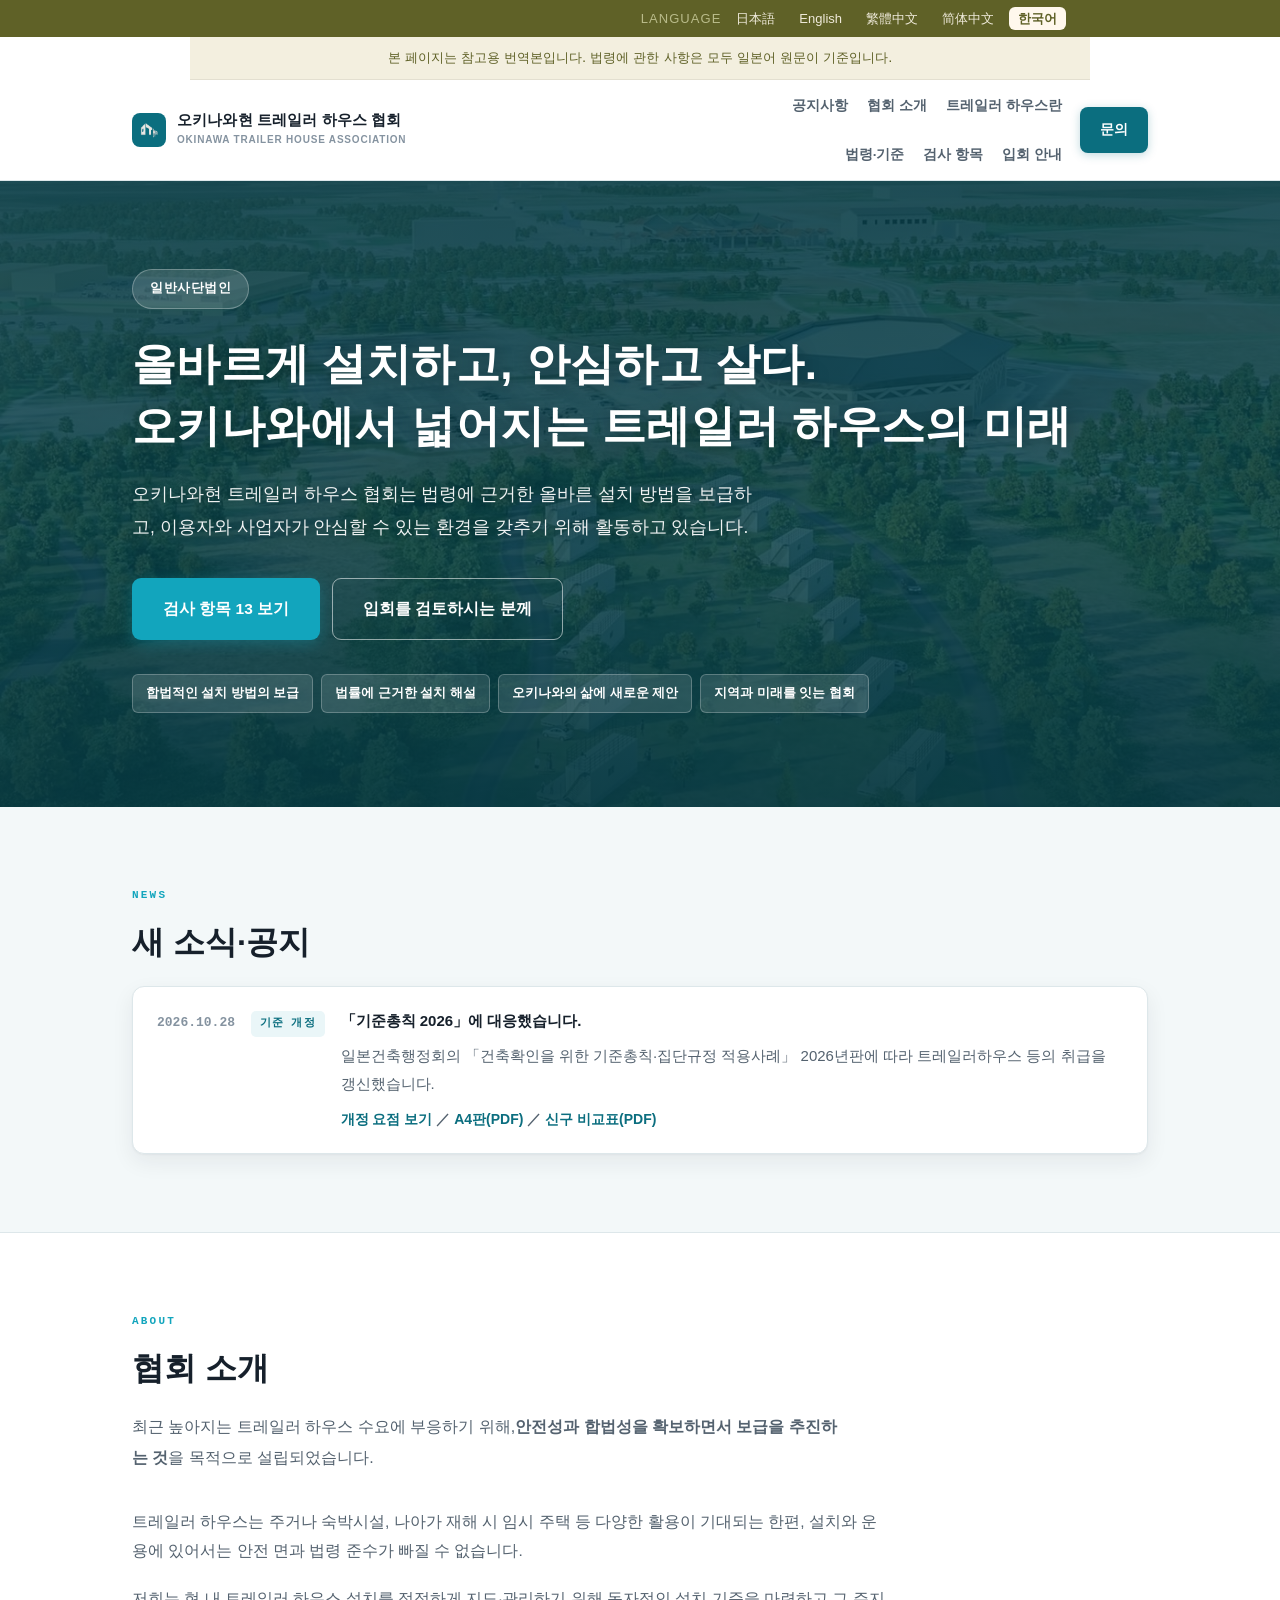
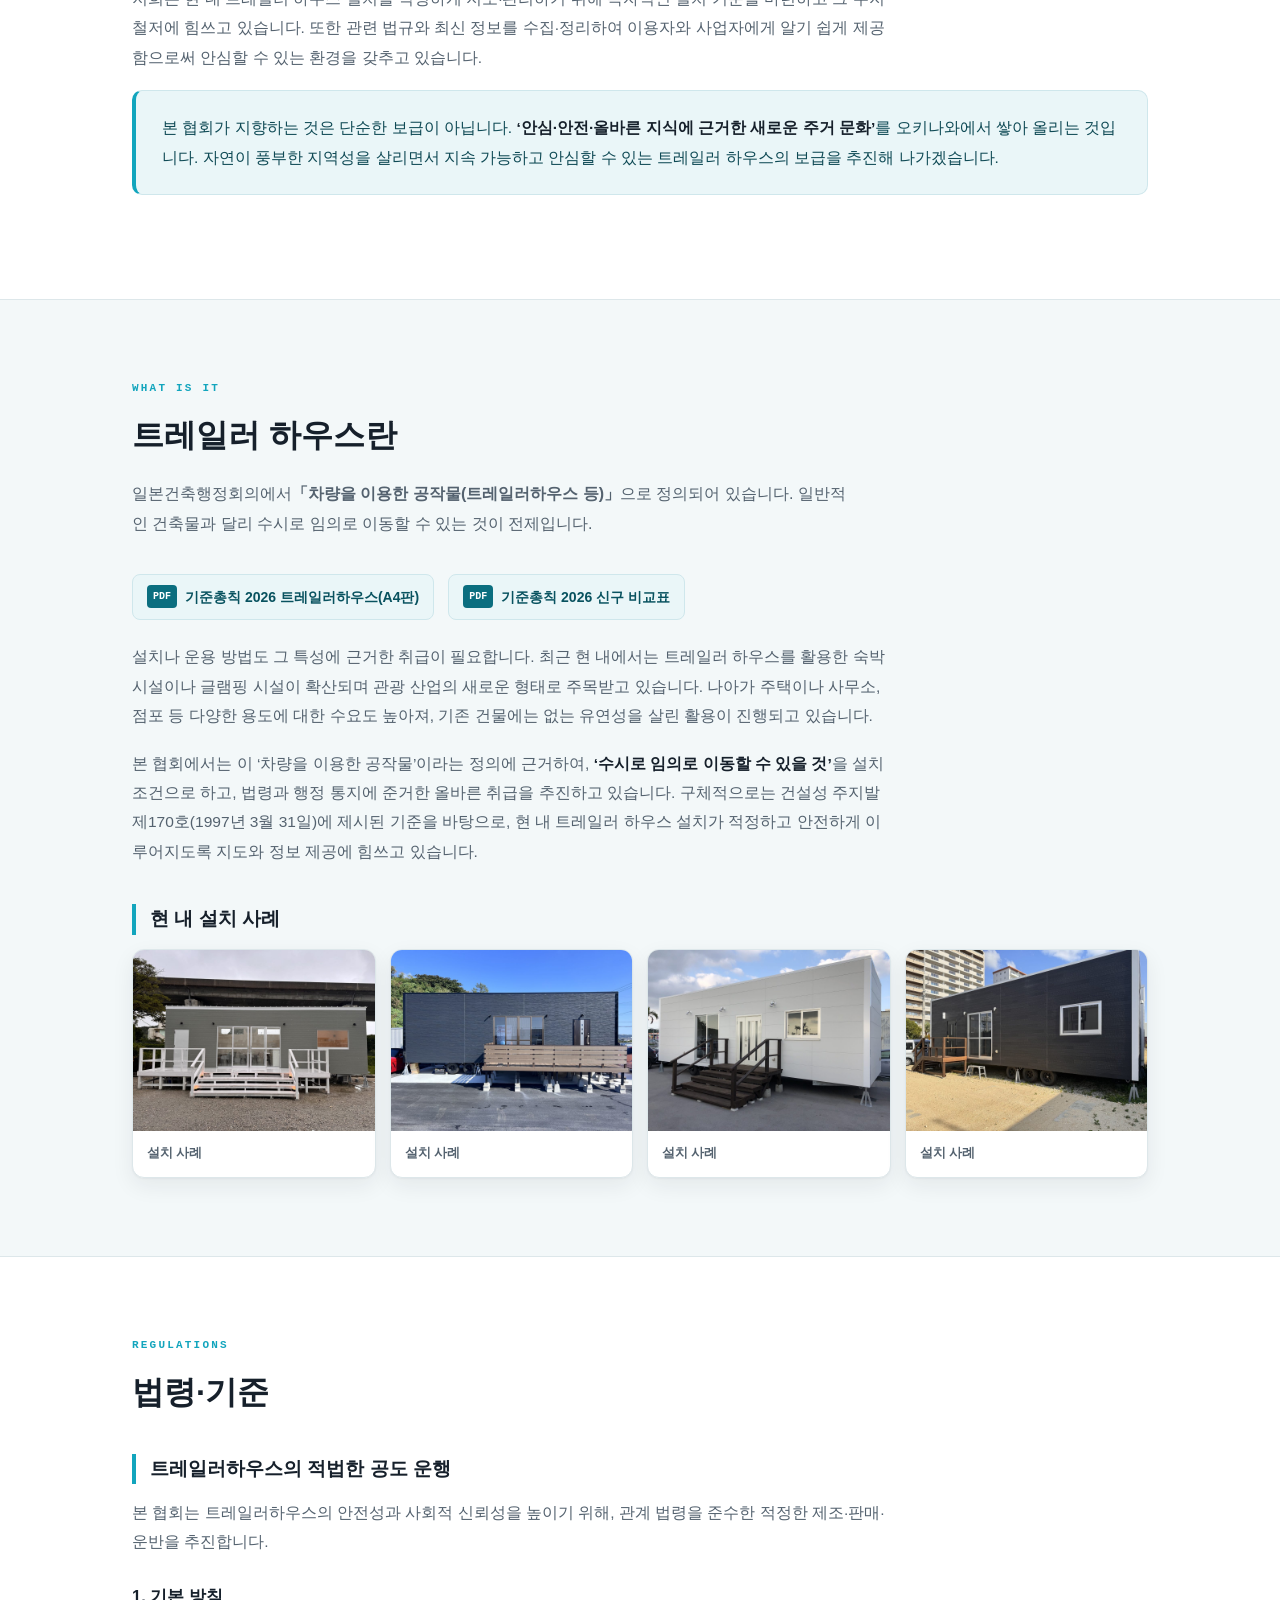
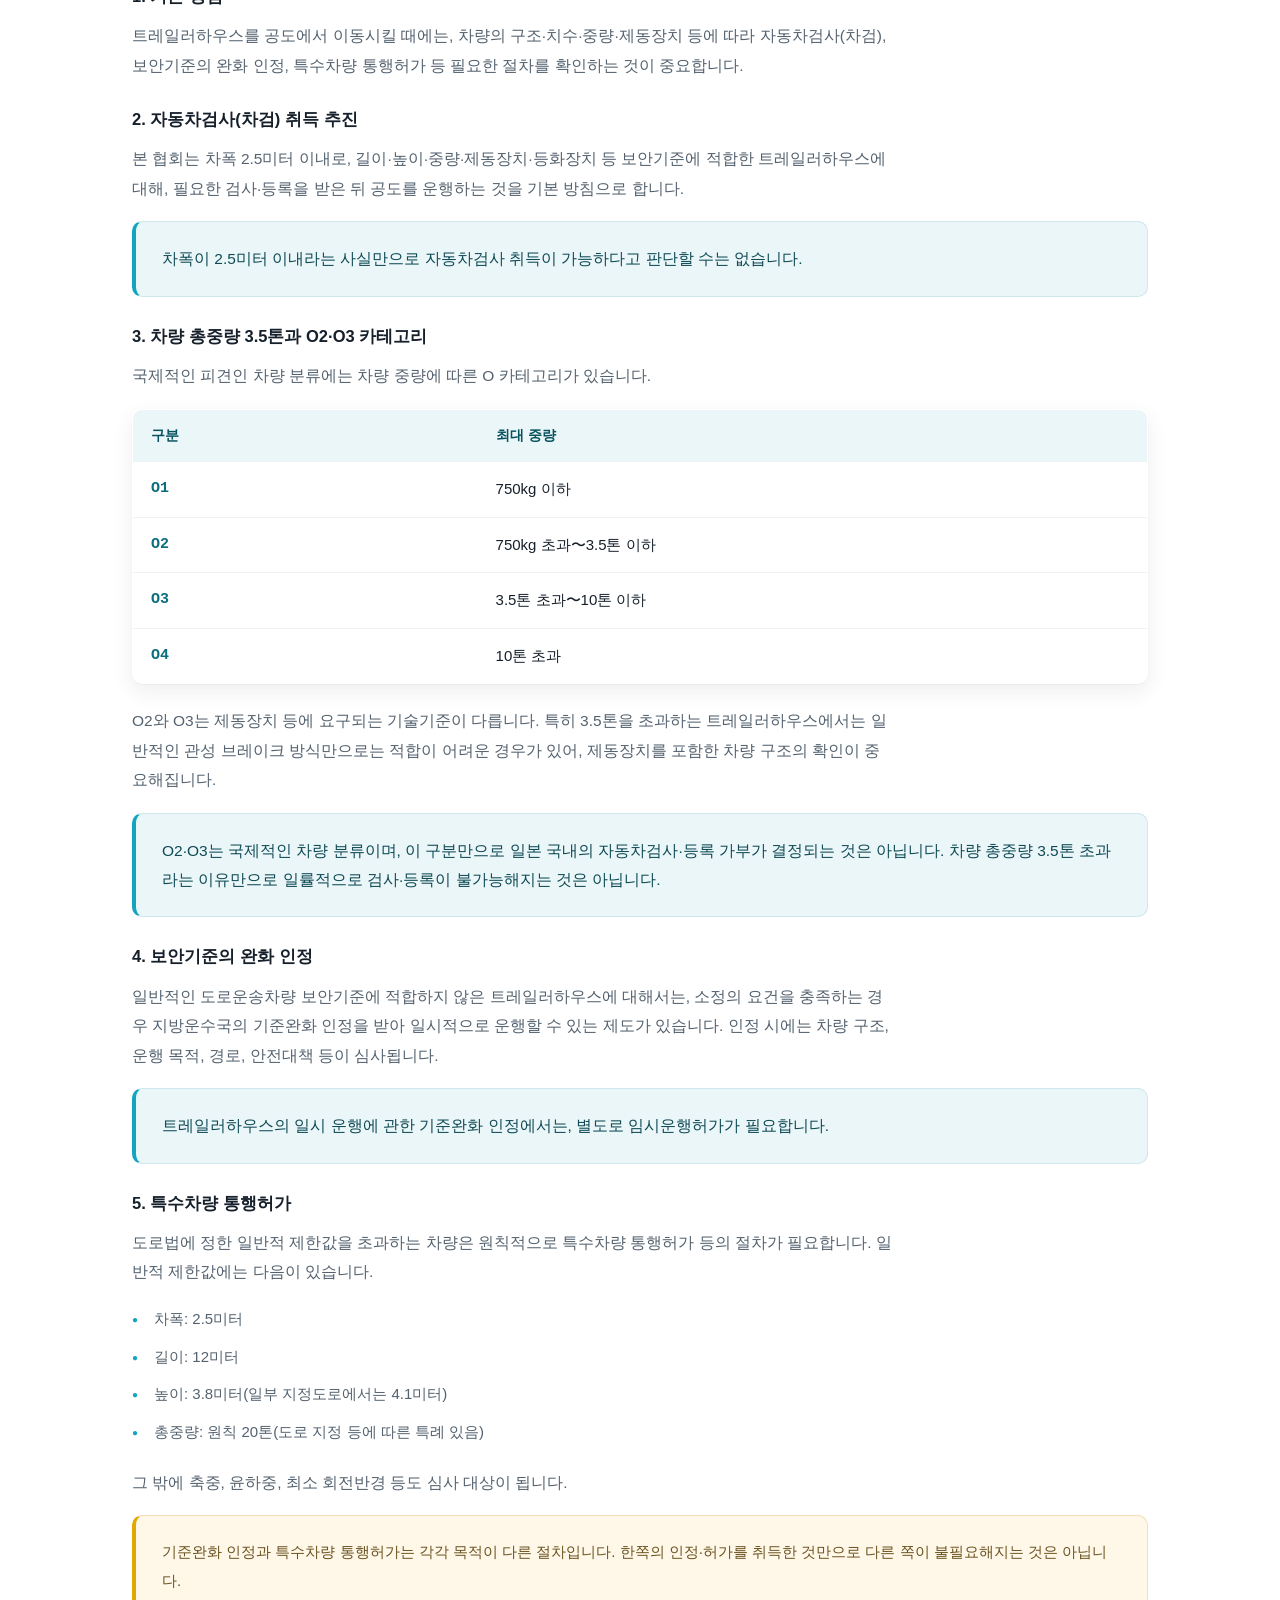
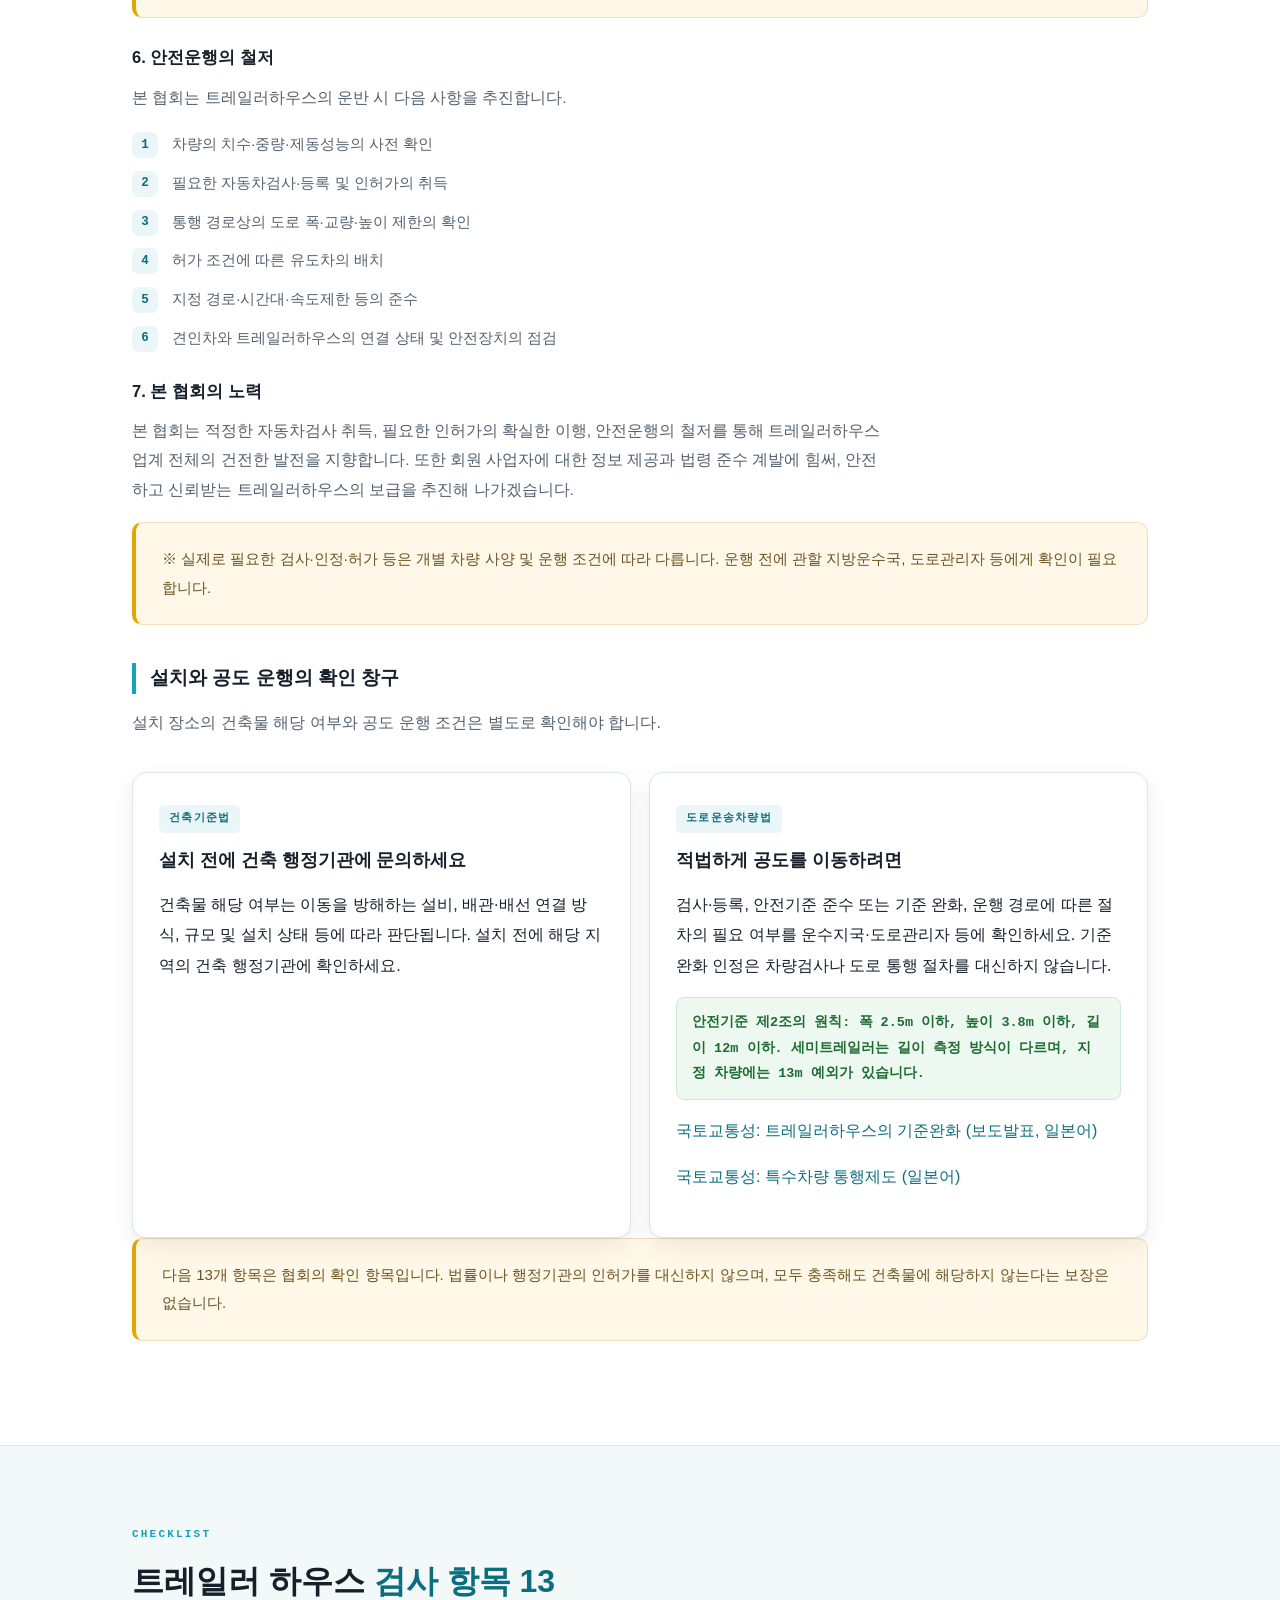
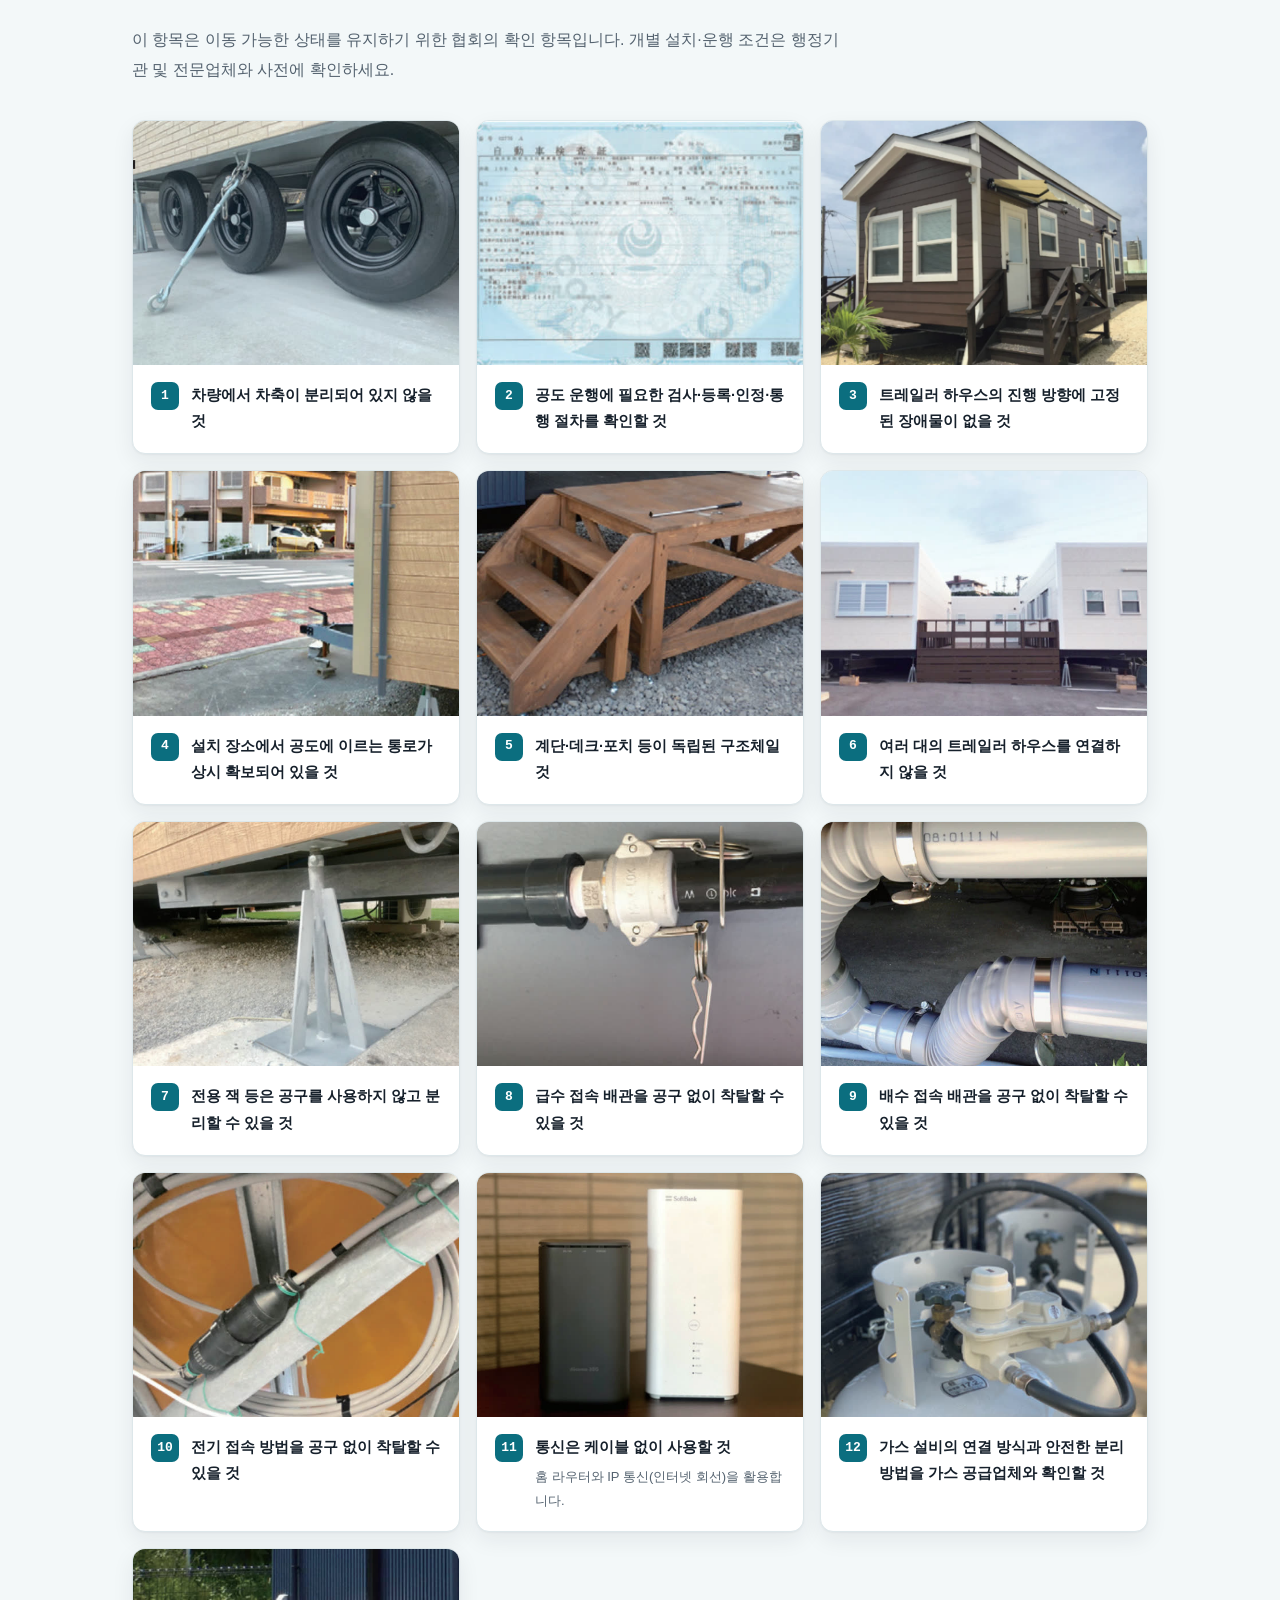
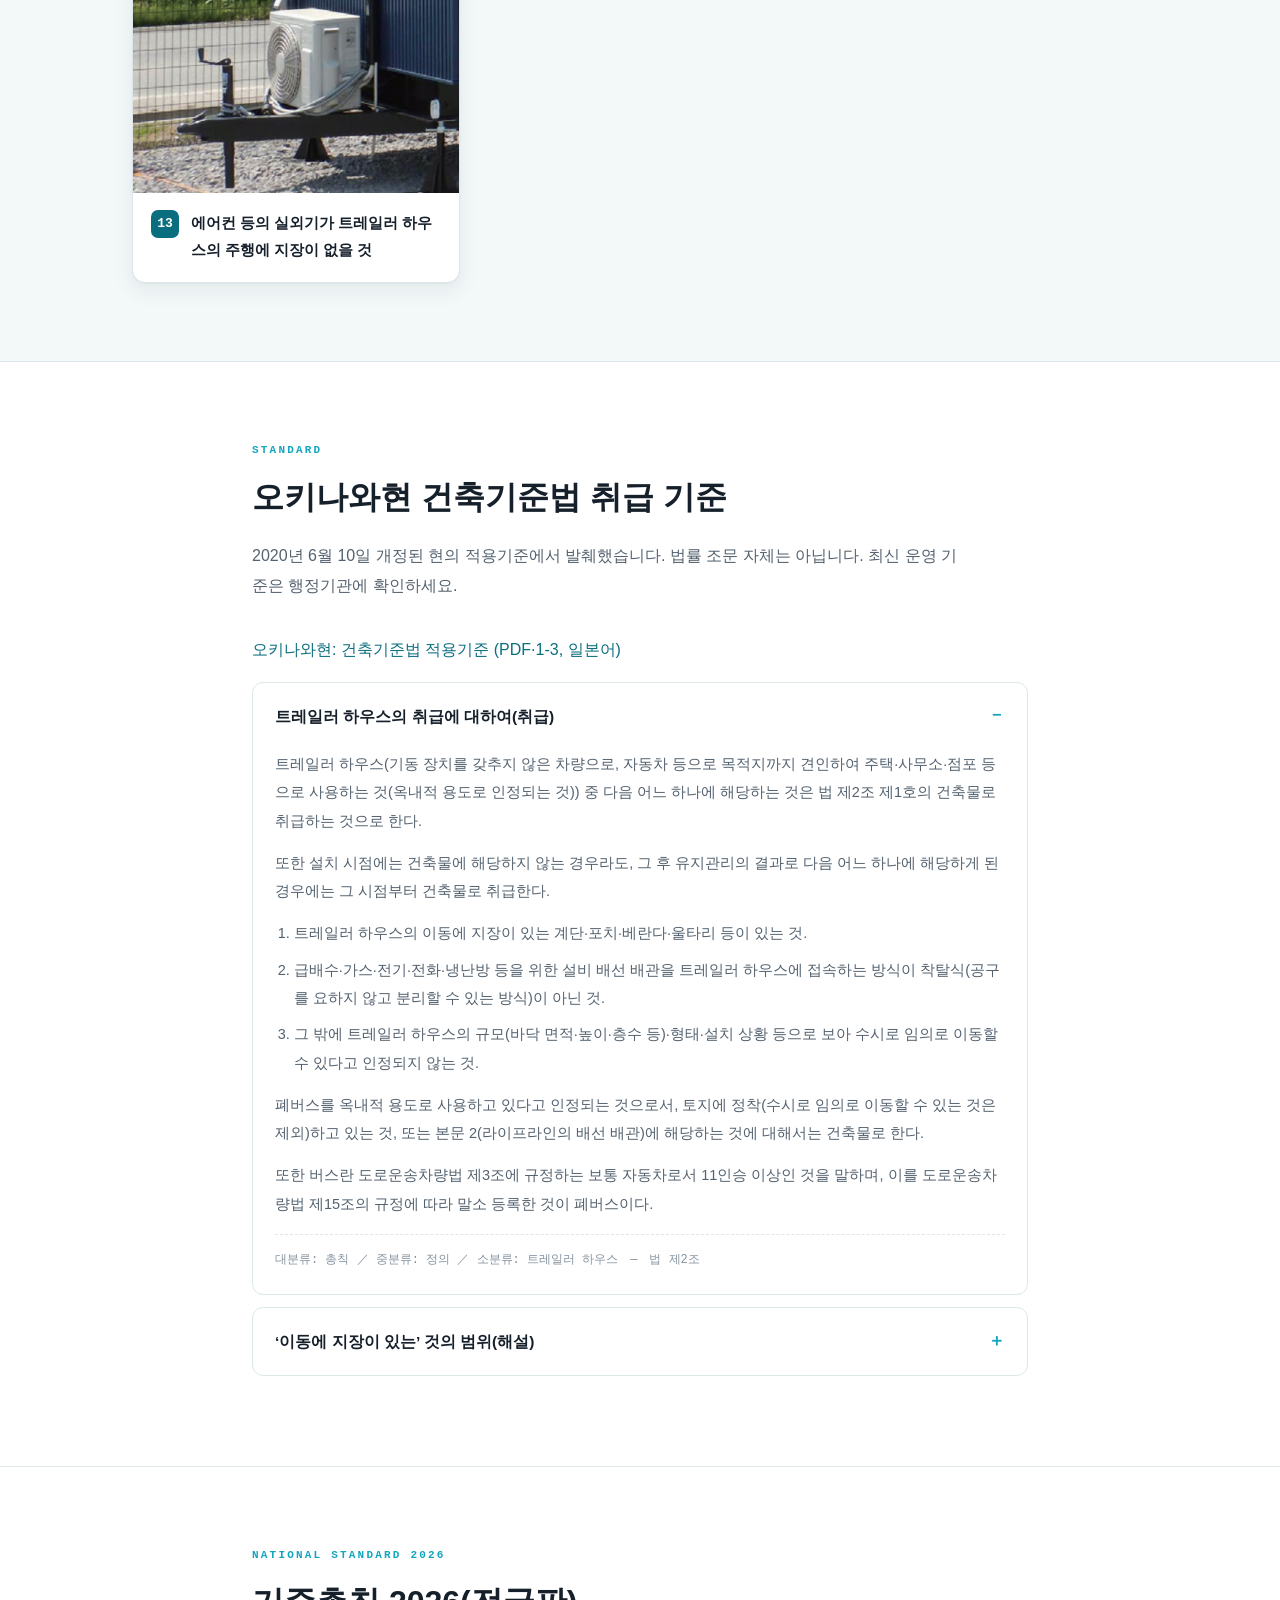
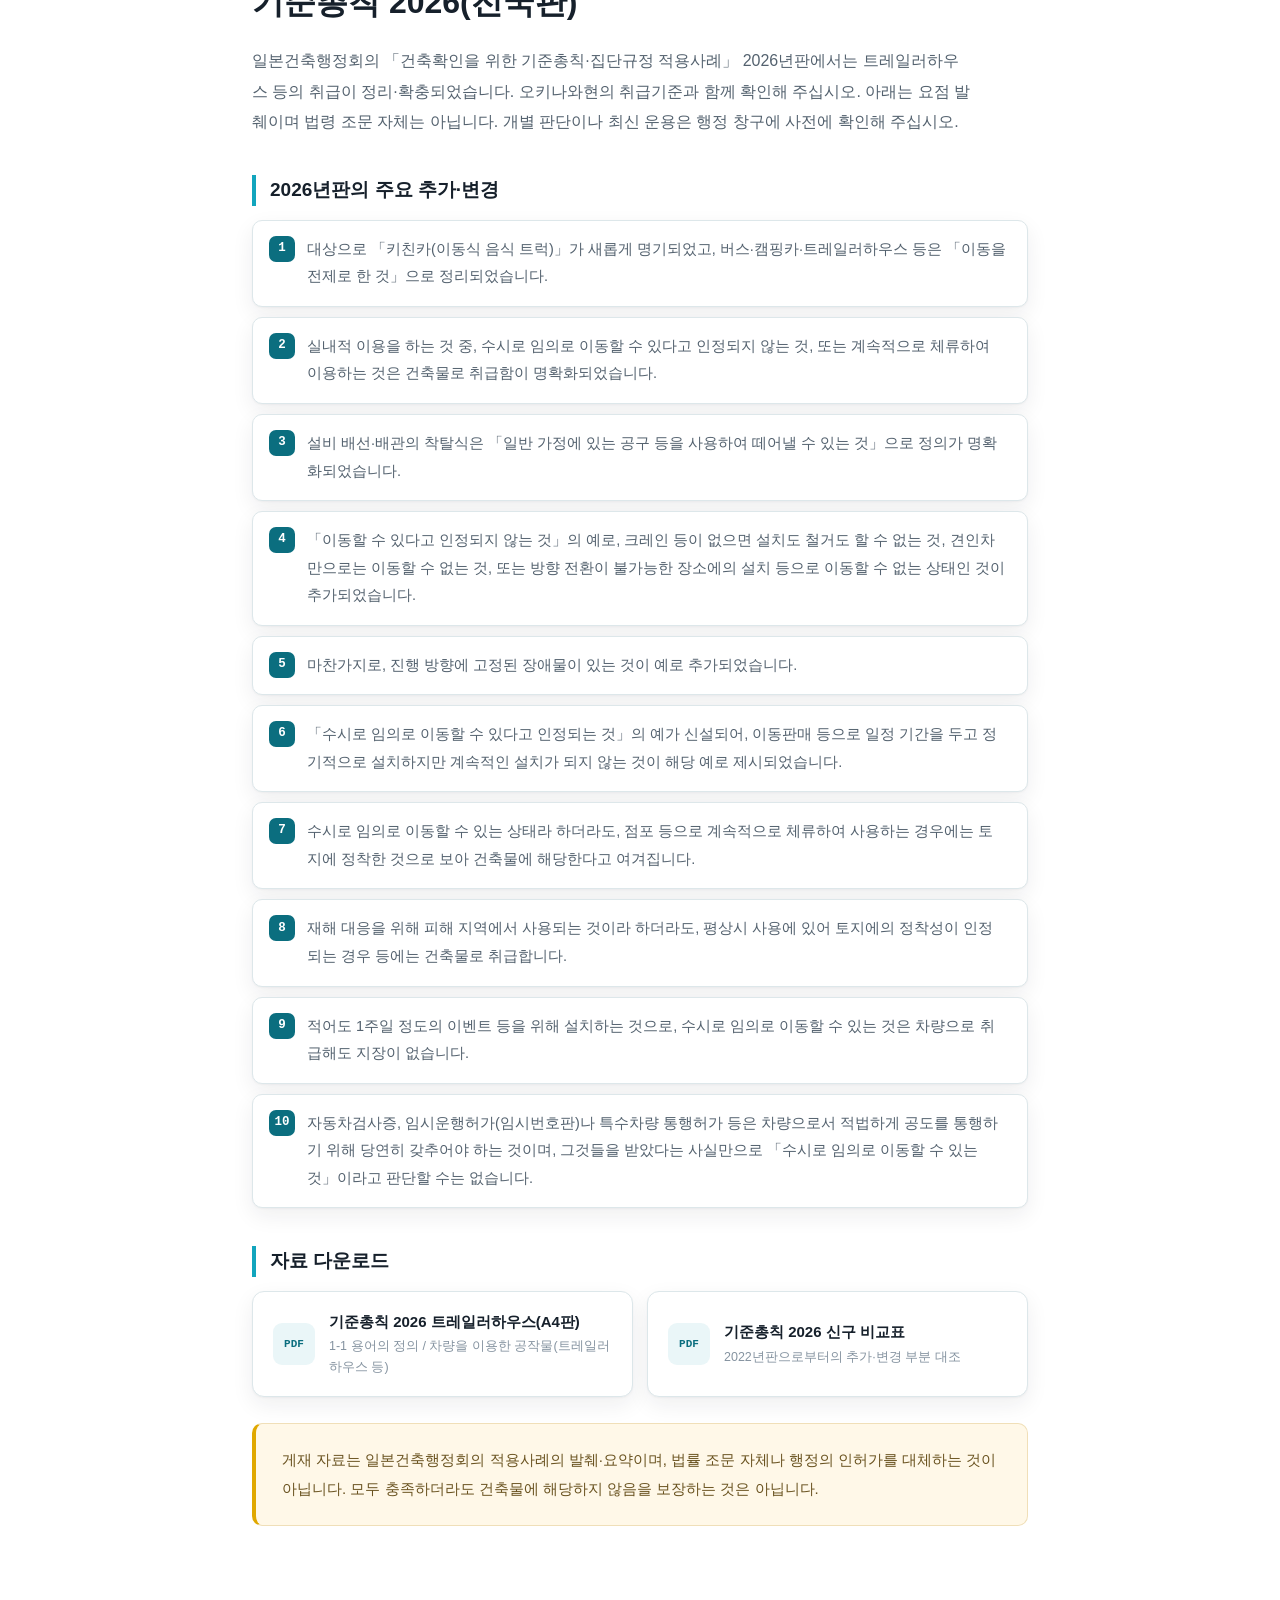
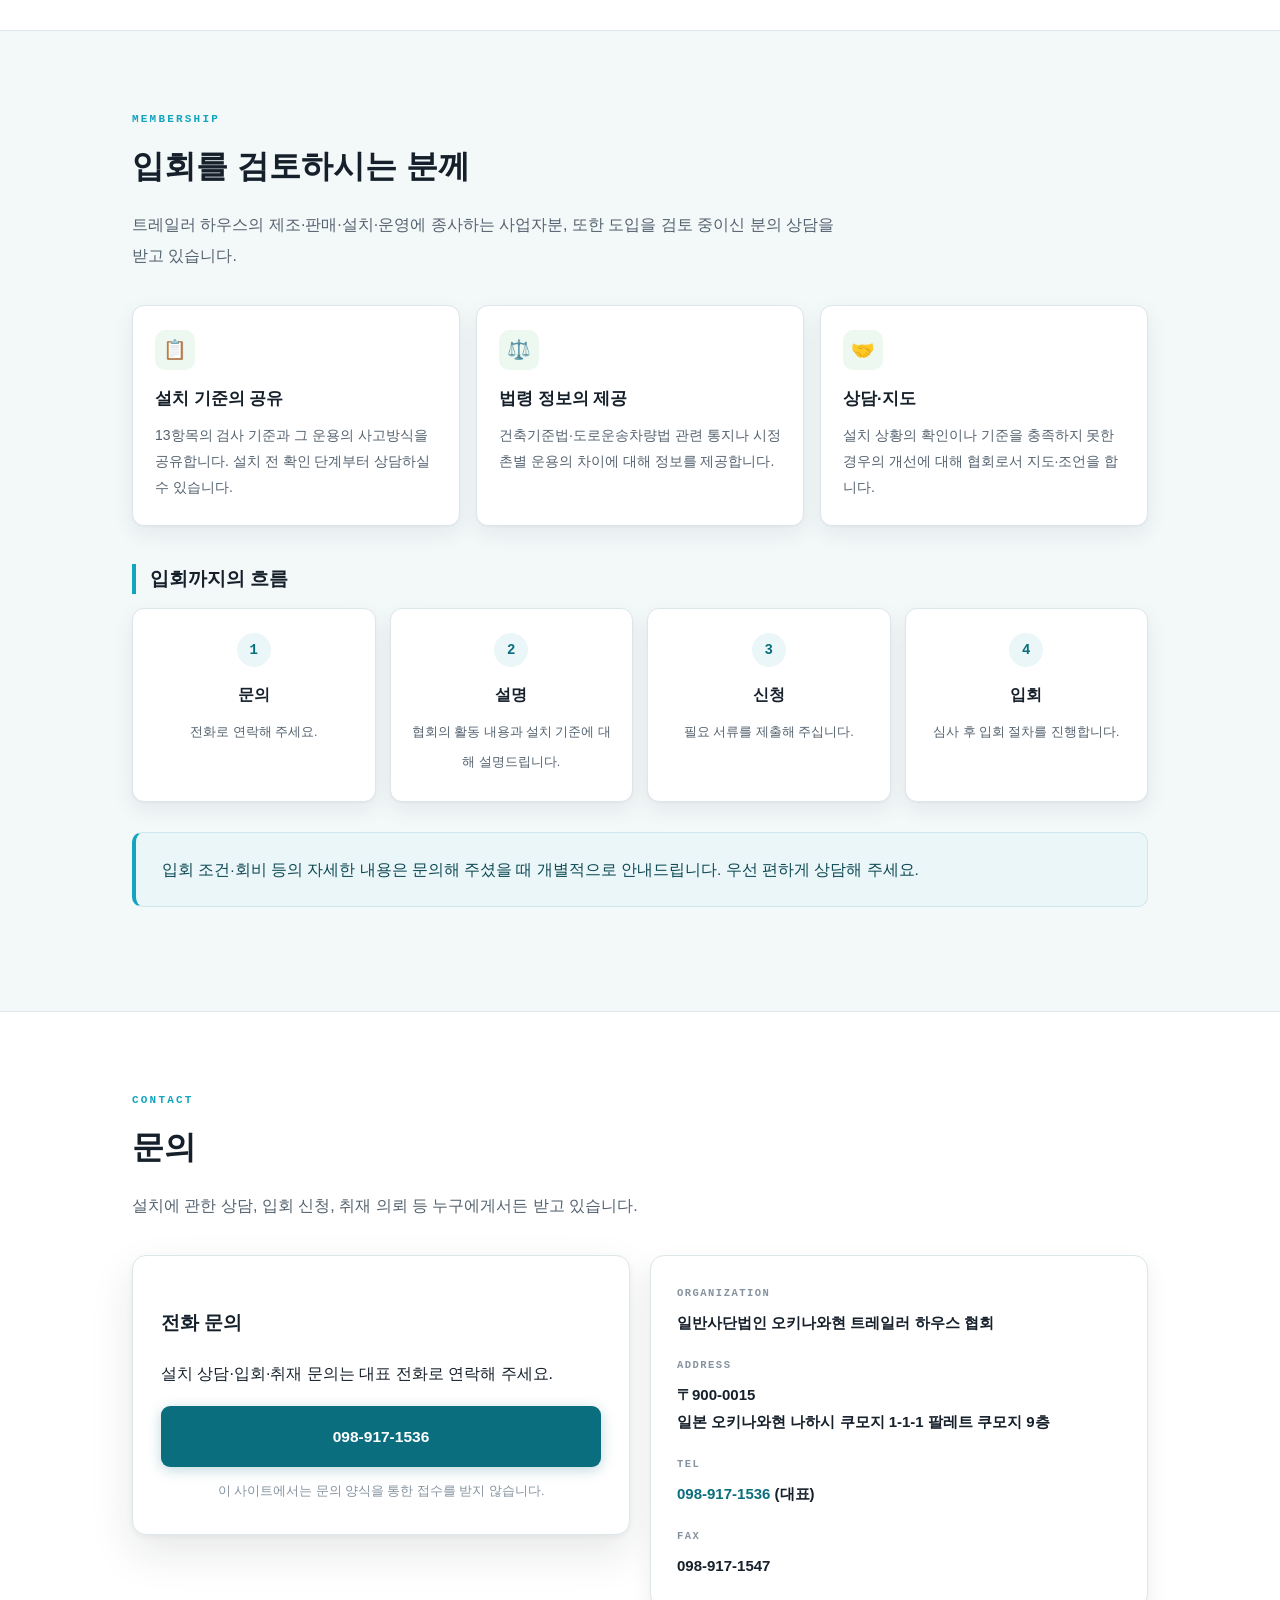
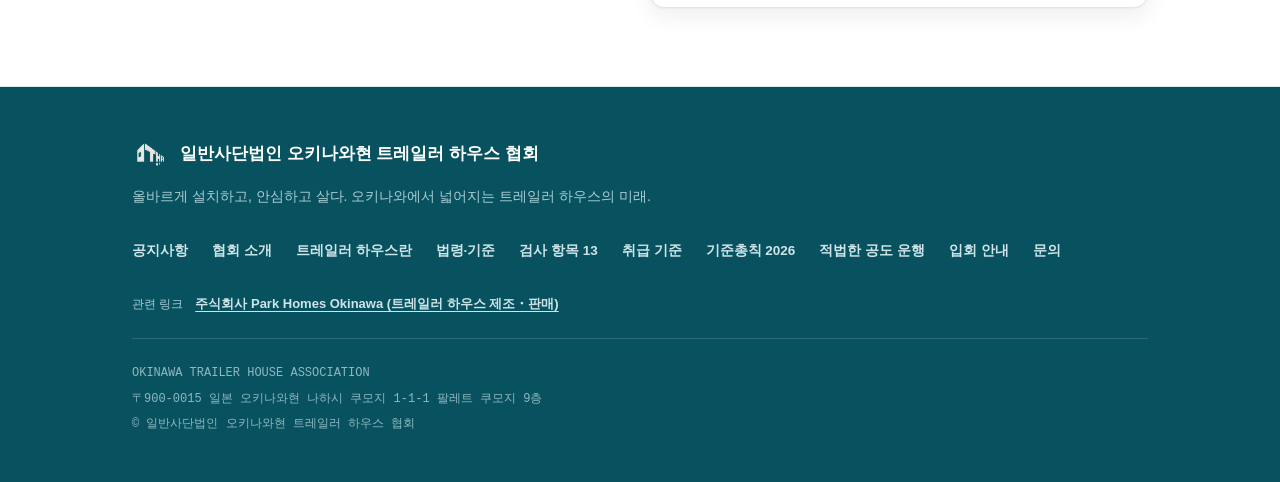
<file: ko/index.html>
<!DOCTYPE html>
<html lang="ko">
<head>
<meta charset="UTF-8">
<meta name="viewport" content="width=device-width,initial-scale=1.0">
<title>일반사단법인 오키나와현 트레일러 하우스 협회 — 올바르게 설치하고, 안심하고 살다.</title>
<meta name="description" content="오키나와현 트레일러 하우스 협회는 법령에 근거한 올바른 설치 방법의 보급에 힘쓰는 일반사단법인입니다. 건축기준법상의 취급, 공도 이동의 요건, 13항목의 검사 기준을 공개하고 있습니다.">
<meta property="og:title" content="일반사단법인 오키나와현 트레일러 하우스 협회">
<meta property="og:description" content="올바르게 설치하고, 안심하고 살다. 오키나와에서 넓어지는 트레일러 하우스의 미래.">
<meta property="og:type" content="website">
<script type="application/ld+json">
{"@context": "https://schema.org", "@type": "NGO", "@id": "https://trailer-okinawa.jp/#organization", "name": "일반사단법인 오키나와현 트레일러 하우스 협회", "alternateName": "OKINAWA TRAILER HOUSE ASSOCIATION", "url": "https://trailer-okinawa.jp/", "logo": "https://trailer-okinawa.jp/assets/img/logo.png", "description": "오키나와현 트레일러 하우스 협회는 법령에 근거한 올바른 설치 방법의 보급에 힘쓰는 일반사단법인입니다. 건축기준법상의 취급, 공도 이동의 요건, 13항목의 검사 기준을 공개하고 있습니다.", "telephone": "098-917-1536", "faxNumber": "098-917-1547", "address": {"@type": "PostalAddress", "streetAddress": "쿠모지 1-1-1 팔레트 쿠모지 9층", "addressLocality": "나하시", "addressRegion": "오키나와현", "postalCode": "900-0015", "addressCountry": "JP"}, "areaServed": "오키나와현"}
</script>
<script type="application/ld+json">
{"@context": "https://schema.org", "@type": "WebSite", "@id": "https://trailer-okinawa.jp/#website", "name": "일반사단법인 오키나와현 트레일러 하우스 협회", "url": "https://trailer-okinawa.jp/", "inLanguage": "ko", "publisher": {"@id": "https://trailer-okinawa.jp/#organization"}}
</script>
<meta property="og:image" content="https://trailer-okinawa.jp/assets/img/hero-aerial.jpg">
<link rel="stylesheet" href="/assets/site.css">


<!--i18n:alt:start-->
<link rel="canonical" href="https://trailer-okinawa.jp/ko/">
<link rel="alternate" hreflang="ja" href="https://trailer-okinawa.jp/">
<link rel="alternate" hreflang="en" href="https://trailer-okinawa.jp/en/">
<link rel="alternate" hreflang="zh-Hant" href="https://trailer-okinawa.jp/zh-Hant/">
<link rel="alternate" hreflang="zh-Hans" href="https://trailer-okinawa.jp/zh-Hans/">
<link rel="alternate" hreflang="ko" href="https://trailer-okinawa.jp/ko/">
<link rel="alternate" hreflang="x-default" href="https://trailer-okinawa.jp/">
<meta property="og:locale" content="ko_KR">
<meta property="og:locale:alternate" content="ja_JP">
<meta property="og:locale:alternate" content="en_US">
<meta property="og:locale:alternate" content="zh_TW">
<meta property="og:locale:alternate" content="zh_CN">
<!--i18n:alt:end-->
</head>
<body>
<!--i18n:bar:start-->
<style>.pkw-langbar{background:#5f6127;font-size:13px;line-height:1;font-family:'Noto Sans JP','Hiragino Kaku Gothic ProN','Meiryo',sans-serif}.pkw-langbar ul{max-width:900px;margin:0 auto;padding:7px 24px;display:flex;gap:6px;justify-content:flex-end;align-items:center;list-style:none;flex-wrap:wrap}.pkw-langbar li{margin:0}.pkw-langbar a{color:#efeada;text-decoration:none;padding:5px 9px;border-radius:6px;display:block}.pkw-langbar a:hover{background:rgba(255,255,255,.16);color:#fff}.pkw-langbar [aria-current=true]{background:#fff8ed;color:#5f6127;font-weight:700}.pkw-langbar .pkw-lb-label{color:#b9bb8a;letter-spacing:.08em;padding:5px 0}@media(max-width:600px){.pkw-langbar ul{justify-content:center;padding:6px 12px}}</style>
<nav class="pkw-langbar" aria-label="Language">
<ul>
<li class="pkw-lb-label" aria-hidden="true">LANGUAGE</li>
<li><a href="/" hreflang="ja" lang="ja">日本語</a></li>
<li><a href="/en/" hreflang="en" lang="en">English</a></li>
<li><a href="/zh-Hant/" hreflang="zh-Hant" lang="zh-Hant">繁體中文</a></li>
<li><a href="/zh-Hans/" hreflang="zh-Hans" lang="zh-Hans">简体中文</a></li>
<li><a href="/ko/" hreflang="ko" lang="ko" aria-current="true">한국어</a></li>
</ul>
</nav>
<style>.pkw-tr-notice{background:#f3efdf;border-bottom:1px solid #e3dfd0;color:#5f6127;font-family:'Noto Sans JP',system-ui,sans-serif;font-size:13px;line-height:1.7;max-width:900px;margin:0 auto;padding:10px 24px;text-align:center}</style>
<p class="pkw-tr-notice" lang="ko">본 페이지는 참고용 번역본입니다. 법령에 관한 사항은 모두 일본어 원문이 기준입니다.</p>
<!--i18n:bar:end-->

<!-- ============ NAV ============ -->
<nav class="nav">
  <div class="wrap">
    <a href="#top" class="brand">
      <span class="bmark"><img src="/assets/img/logo.png" alt=""></span>
      <span class="btxt"><b>오키나와현 트레일러 하우스 협회</b><span>OKINAWA TRAILER HOUSE ASSOCIATION</span></span>
    </a>
    <ul>
      <li><a href="#news">공지사항</a></li>
      <li><a href="#about">협회 소개</a></li>
      <li><a href="#what">트레일러 하우스란</a></li>
      <li><a href="#rules">법령·기준</a></li>
      <li><a href="#checklist">검사 항목</a></li>
      <li><a href="#join">입회 안내</a></li>
    </ul>
    <a class="navcta" href="#contact">문의</a>
  </div>
</nav>

<!-- ============ HERO ============ -->
<header class="hero" id="top">
  <img class="bg" src="/assets/img/hero-aerial.jpg" alt="" aria-hidden="true">
  <div class="wrap">
    <span class="kanban">일반사단법인</span>
    <h1>올바르게 설치하고, 안심하고 살다.<br>오키나와에서 넓어지는 트레일러 하우스의 미래</h1>
    <p class="lede">
      오키나와현 트레일러 하우스 협회는 법령에 근거한 올바른 설치 방법을 보급하고, 이용자와 사업자가 안심할 수 있는 환경을 갖추기 위해 활동하고 있습니다.
    </p>
    <div class="cta">
      <a class="btn btn-main" href="#checklist">검사 항목 13 보기</a>
      <a class="btn btn-line" href="#join">입회를 검토하시는 분께</a>
    </div>
    <ul class="pills">
      <li>합법적인 설치 방법의 보급</li>
      <li>법률에 근거한 설치 해설</li>
      <li>오키나와의 삶에 새로운 제안</li>
      <li>지역과 미래를 잇는 협회</li>
    </ul>
  </div>
</header>

<!-- ============ 新着・お知らせ ============ -->
<section class="soft" id="news">
  <div class="wrap">
    <p class="kicker">News</p>
    <h2>새 소식·공지</h2>
    <ul class="news">
      <li>
        <time datetime="2026-10-28">2026.10.28</time>
        <span class="tag-n">기준 개정</span>
        <div class="nx">
          <p><strong>「기준총칙 2026」에 대응했습니다.</strong></p>
          <p>일본건축행정회의 「건축확인을 위한 기준총칙·집단규정 적용사례」 2026년판에 따라 트레일러하우스 등의 취급을 갱신했습니다.</p>
          <p class="links"><a href="#guideline2026">개정 요점 보기</a> ／ <a href="/assets/docs/kijun-sousoku-2026-trailerhouse.pdf" target="_blank" rel="noopener">A4판(PDF)</a> ／ <a href="/assets/docs/kijun-sousoku-2026-shinkyu-hikaku.pdf" target="_blank" rel="noopener">신구 비교표(PDF)</a></p>
        </div>
      </li>
    </ul>
  </div>
</section>

<!-- ============ 協会について ============ -->
<section id="about">
  <div class="wrap">
    <p class="kicker">About</p>
    <h2>협회 소개</h2>
    <p class="lead">
      최근 높아지는 트레일러 하우스 수요에 부응하기 위해,<strong>안전성과 합법성을 확보하면서 보급을 추진하는 것</strong>을 목적으로 설립되었습니다.
    </p>
    <p class="body">
      트레일러 하우스는 주거나 숙박시설, 나아가 재해 시 임시 주택 등 다양한 활용이 기대되는 한편, 설치와 운용에 있어서는 안전 면과 법령 준수가 빠질 수 없습니다.
    </p>
    <p class="body">
      저희는 현 내 트레일러 하우스 설치를 적정하게 지도·관리하기 위해 독자적인 설치 기준을 마련하고 그 주지 철저에 힘쓰고 있습니다. 또한 관련 법규와 최신 정보를 수집·정리하여 이용자와 사업자에게 알기 쉽게 제공함으로써 안심할 수 있는 환경을 갖추고 있습니다.
    </p>
    <div class="note">
      <p>
        본 협회가 지향하는 것은 단순한 보급이 아닙니다.
        <strong>‘안심·안전·올바른 지식에 근거한 새로운 주거 문화’</strong>를 오키나와에서 쌓아 올리는 것입니다. 자연이 풍부한 지역성을 살리면서 지속 가능하고 안심할 수 있는 트레일러 하우스의 보급을 추진해 나가겠습니다.
      </p>
    </div>
  </div>
</section>

<!-- ============ トレーラーハウスとは ============ -->
<section class="soft" id="what">
  <div class="wrap">
    <p class="kicker">What is it</p>
    <h2>트레일러 하우스란</h2>
    <p class="lead">
      일본건축행정회의에서<strong>「차량을 이용한 공작물(트레일러하우스 등)」</strong>으로 정의되어 있습니다. 일반적인 건축물과 달리 수시로 임의로 이동할 수 있는 것이 전제입니다.
    </p>
    <p class="doclinks"><a href="/assets/docs/kijun-sousoku-2026-trailerhouse.pdf" target="_blank" rel="noopener">기준총칙 2026 트레일러하우스(A4판)</a><a href="/assets/docs/kijun-sousoku-2026-shinkyu-hikaku.pdf" target="_blank" rel="noopener">기준총칙 2026 신구 비교표</a></p>
    <p class="body">
      설치나 운용 방법도 그 특성에 근거한 취급이 필요합니다. 최근 현 내에서는 트레일러 하우스를 활용한 숙박시설이나 글램핑 시설이 확산되며 관광 산업의 새로운 형태로 주목받고 있습니다. 나아가 주택이나 사무소, 점포 등 다양한 용도에 대한 수요도 높아져, 기존 건물에는 없는 유연성을 살린 활용이 진행되고 있습니다.
    </p>
    <p class="body">
      본 협회에서는 이 ‘차량을 이용한 공작물’이라는 정의에 근거하여,
      <strong>‘수시로 임의로 이동할 수 있을 것’</strong>을 설치 조건으로 하고, 법령과 행정 통지에 준거한 올바른 취급을 추진하고 있습니다. 구체적으로는 건설성 주지발 제170호(1997년 3월 31일)에 제시된 기준을 바탕으로, 현 내 트레일러 하우스 설치가 적정하고 안전하게 이루어지도록 지도와 정보 제공에 힘쓰고 있습니다.
    </p>

    <h3 class="sub">현 내 설치 사례</h3>
    <div class="gallery">
      <figure><img src="/assets/img/case-01.jpg" alt="설치된 트레일러 하우스"><figcaption>설치 사례</figcaption></figure>
      <figure><img src="/assets/img/case-02.jpg" alt="설치된 트레일러 하우스"><figcaption>설치 사례</figcaption></figure>
      <figure><img src="/assets/img/case-03.jpg" alt="설치된 트레일러 하우스"><figcaption>설치 사례</figcaption></figure>
      <figure><img src="/assets/img/case-04.jpg" alt="설치된 트레일러 하우스"><figcaption>설치 사례</figcaption></figure>
    </div>
  </div>
</section>

<!-- ============ 法令・基準 ============ -->
<section id="rules">
  <div class="wrap">
    <p class="kicker">Regulations</p>
    <h2>법령·기준</h2>

    <!-- 適法な公道運行について（法令・基準の冒頭に掲載） -->
    <h3 class="sub" id="roadops">트레일러하우스의 적법한 공도 운행</h3>
    <p class="body">본 협회는 트레일러하우스의 안전성과 사회적 신뢰성을 높이기 위해, 관계 법령을 준수한 적정한 제조·판매·운반을 추진합니다.</p>

    <h4 class="subn">1. 기본 방침</h4>
    <p class="body">트레일러하우스를 공도에서 이동시킬 때에는, 차량의 구조·치수·중량·제동장치 등에 따라 자동차검사(차검), 보안기준의 완화 인정, 특수차량 통행허가 등 필요한 절차를 확인하는 것이 중요합니다.</p>

    <h4 class="subn">2. 자동차검사(차검) 취득 추진</h4>
    <p class="body">본 협회는 차폭 2.5미터 이내로, 길이·높이·중량·제동장치·등화장치 등 보안기준에 적합한 트레일러하우스에 대해, 필요한 검사·등록을 받은 뒤 공도를 운행하는 것을 기본 방침으로 합니다.</p>
    <div class="note"><p>차폭이 2.5미터 이내라는 사실만으로 자동차검사 취득이 가능하다고 판단할 수는 없습니다.</p></div>

    <h4 class="subn">3. 차량 총중량 3.5톤과 O2·O3 카테고리</h4>
    <p class="body">국제적인 피견인 차량 분류에는 차량 중량에 따른 O 카테고리가 있습니다.</p>
    <table class="otbl">
      <thead><tr><th>구분</th><th>최대 중량</th></tr></thead>
      <tbody>
        <tr><td>O1</td><td>750kg 이하</td></tr>
        <tr><td>O2</td><td>750kg 초과〜3.5톤 이하</td></tr>
        <tr><td>O3</td><td>3.5톤 초과〜10톤 이하</td></tr>
        <tr><td>O4</td><td>10톤 초과</td></tr>
      </tbody>
    </table>
    <p class="body">O2와 O3는 제동장치 등에 요구되는 기술기준이 다릅니다. 특히 3.5톤을 초과하는 트레일러하우스에서는 일반적인 관성 브레이크 방식만으로는 적합이 어려운 경우가 있어, 제동장치를 포함한 차량 구조의 확인이 중요해집니다.</p>
    <div class="note"><p>O2·O3는 국제적인 차량 분류이며, 이 구분만으로 일본 국내의 자동차검사·등록 가부가 결정되는 것은 아닙니다. 차량 총중량 3.5톤 초과라는 이유만으로 일률적으로 검사·등록이 불가능해지는 것은 아닙니다.</p></div>

    <h4 class="subn">4. 보안기준의 완화 인정</h4>
    <p class="body">일반적인 도로운송차량 보안기준에 적합하지 않은 트레일러하우스에 대해서는, 소정의 요건을 충족하는 경우 지방운수국의 기준완화 인정을 받아 일시적으로 운행할 수 있는 제도가 있습니다. 인정 시에는 차량 구조, 운행 목적, 경로, 안전대책 등이 심사됩니다.</p>
    <div class="note"><p>트레일러하우스의 일시 운행에 관한 기준완화 인정에서는, 별도로 임시운행허가가 필요합니다.</p></div>

    <h4 class="subn">5. 특수차량 통행허가</h4>
    <p class="body">도로법에 정한 일반적 제한값을 초과하는 차량은 원칙적으로 특수차량 통행허가 등의 절차가 필요합니다. 일반적 제한값에는 다음이 있습니다.</p>
    <ul class="plist">
      <li>차폭: 2.5미터</li>
      <li>길이: 12미터</li>
      <li>높이: 3.8미터(일부 지정도로에서는 4.1미터)</li>
      <li>총중량: 원칙 20톤(도로 지정 등에 따른 특례 있음)</li>
    </ul>
    <p class="body">그 밖에 축중, 윤하중, 최소 회전반경 등도 심사 대상이 됩니다.</p>
    <div class="warn"><p>기준완화 인정과 특수차량 통행허가는 각각 목적이 다른 절차입니다. 한쪽의 인정·허가를 취득한 것만으로 다른 쪽이 불필요해지는 것은 아닙니다.</p></div>

    <h4 class="subn">6. 안전운행의 철저</h4>
    <p class="body">본 협회는 트레일러하우스의 운반 시 다음 사항을 추진합니다.</p>
    <ol class="plist-n">
      <li>차량의 치수·중량·제동성능의 사전 확인</li>
      <li>필요한 자동차검사·등록 및 인허가의 취득</li>
      <li>통행 경로상의 도로 폭·교량·높이 제한의 확인</li>
      <li>허가 조건에 따른 유도차의 배치</li>
      <li>지정 경로·시간대·속도제한 등의 준수</li>
      <li>견인차와 트레일러하우스의 연결 상태 및 안전장치의 점검</li>
    </ol>

    <h4 class="subn">7. 본 협회의 노력</h4>
    <p class="body">본 협회는 적정한 자동차검사 취득, 필요한 인허가의 확실한 이행, 안전운행의 철저를 통해 트레일러하우스 업계 전체의 건전한 발전을 지향합니다. 또한 회원 사업자에 대한 정보 제공과 법령 준수 계발에 힘써, 안전하고 신뢰받는 트레일러하우스의 보급을 추진해 나가겠습니다.</p>

    <div class="warn"><p>※ 실제로 필요한 검사·인정·허가 등은 개별 차량 사양 및 운행 조건에 따라 다릅니다. 운행 전에 관할 지방운수국, 도로관리자 등에게 확인이 필요합니다.</p></div>

    <h3 class="sub">설치와 공도 운행의 확인 창구</h3>
    <p class="lead">설치 장소의 건축물 해당 여부와 공도 운행 조건은 별도로 확인해야 합니다.</p>
    <div class="rules">
      <div class="rule">
        <span class="tag">건축기준법</span>
        <h4>설치 전에 건축 행정기관에 문의하세요</h4>
        <p>건축물 해당 여부는 이동을 방해하는 설비, 배관·배선 연결 방식, 규모 및 설치 상태 등에 따라 판단됩니다. 설치 전에 해당 지역의 건축 행정기관에 확인하세요.</p>
      </div>
      <div class="rule">
        <span class="tag">도로운송차량법</span>
        <h4>적법하게 공도를 이동하려면</h4>
        <p>검사·등록, 안전기준 준수 또는 기준 완화, 운행 경로에 따른 절차의 필요 여부를 운수지국·도로관리자 등에 확인하세요. 기준 완화 인정은 차량검사나 도로 통행 절차를 대신하지 않습니다.</p>
        <p class="spec">안전기준 제2조의 원칙: 폭 2.5m 이하, 높이 3.8m 이하, 길이 12m 이하. 세미트레일러는 길이 측정 방식이 다르며, 지정 차량에는 13m 예외가 있습니다.</p>
        <p><a href="https://www.mlit.go.jp/report/press/jidosha07_hh_000118.html" target="_blank" rel="noopener">국토교통성: 트레일러하우스의 기준완화 (보도발표, 일본어)</a></p>
        <p><a href="https://www.mlit.go.jp/road/tokusya/" target="_blank" rel="noopener">국토교통성: 특수차량 통행제도 (일본어)</a></p>
      </div>
    </div>
    <div class="warn">
      <p>다음 13개 항목은 협회의 확인 항목입니다. 법률이나 행정기관의 인허가를 대신하지 않으며, 모두 충족해도 건축물에 해당하지 않는다는 보장은 없습니다.</p>
    </div>
  </div>
</section>

<!-- ============ 検査項目 ============ -->
<section class="soft" id="checklist">
  <div class="wrap">
    <p class="kicker">Checklist</p>
    <h2>트레일러 하우스 <em>검사 항목 13</em></h2>
    <p class="lead">
      이 항목은 이동 가능한 상태를 유지하기 위한 협회의 확인 항목입니다. 개별 설치·운행 조건은 행정기관 및 전문업체와 사전에 확인하세요.
    </p>
    <div class="checks">

      <div class="check">
        <img class="ph" src="/assets/img/chk01-axle.jpg" alt="차축이 장착된 상태의 타이어">
        <div class="bd"><span class="no">1</span>
          <p>차량에서 차축이 분리되어 있지 않을 것</p></div>
      </div>

      <div class="check">
        <img class="ph" src="/assets/img/chk02-shaken.jpg" alt="자동차 검사증">
        <div class="bd"><span class="no">2</span>
          <p>공도 운행에 필요한 검사·등록·인정·통행 절차를 확인할 것</p></div>
      </div>

      <div class="check">
        <img class="ph" src="/assets/img/chk03-front.jpg" alt="진행 방향에 장애물이 없는 설치 상태">
        <div class="bd"><span class="no">3</span>
          <p>트레일러 하우스의 진행 방향에 고정된 장애물이 없을 것</p></div>
      </div>

      <div class="check">
        <img class="ph" src="/assets/img/chk04-path.jpg" alt="설치 장소에서 공도에 이르는 통로">
        <div class="bd"><span class="no">4</span>
          <p>설치 장소에서 공도에 이르는 통로가 상시 확보되어 있을 것</p></div>
      </div>

      <div class="check">
        <img class="ph" src="/assets/img/chk05-stairs.jpg" alt="독립 구조의 목제 계단">
        <div class="bd"><span class="no">5</span>
          <p>계단·데크·포치 등이 독립된 구조체일 것</p></div>
      </div>

      <div class="check">
        <img class="ph" src="/assets/img/chk06-separate.jpg" alt="연결하지 않고 나란히 설치된 트레일러 하우스">
        <div class="bd"><span class="no">6</span>
          <p>여러 대의 트레일러 하우스를 연결하지 않을 것</p></div>
      </div>

      <div class="check">
        <img class="ph" src="/assets/img/chk07-jack.jpg" alt="공구 없이 분리할 수 있는 전용 잭">
        <div class="bd"><span class="no">7</span>
          <p>전용 잭 등은 공구를 사용하지 않고 분리할 수 있을 것</p></div>
      </div>

      <div class="check">
        <img class="ph" src="/assets/img/chk08-water.jpg" alt="공구 없이 착탈할 수 있는 급수 배관 커플러">
        <div class="bd"><span class="no">8</span>
          <p>급수 접속 배관을 공구 없이 착탈할 수 있을 것</p></div>
      </div>

      <div class="check">
        <img class="ph" src="/assets/img/chk09-drain.jpg" alt="착탈식 배수 접속 배관">
        <div class="bd"><span class="no">9</span>
          <p>배수 접속 배관을 공구 없이 착탈할 수 있을 것</p></div>
      </div>

      <div class="check">
        <img class="ph" src="/assets/img/chk10-electric.jpg" alt="착탈식 전기 접속">
        <div class="bd"><span class="no">10</span>
          <p>전기 접속 방법을 공구 없이 착탈할 수 있을 것</p></div>
      </div>

      <div class="check">
        <img class="ph" src="/assets/img/chk11-router.jpg" alt="홈 라우터">
        <div class="bd"><span class="no">11</span>
          <p>통신은 케이블 없이 사용할 것
            <span>홈 라우터와 IP 통신(인터넷 회선)을 활용합니다.</span></p></div>
      </div>

      <div class="check">
        <img class="ph" src="/assets/img/chk12-gas.jpg" alt="착탈 가능한 프로판 가스 접속부">
        <div class="bd"><span class="no">12</span>
          <p>가스 설비의 연결 방식과 안전한 분리 방법을 가스 공급업체와 확인할 것</p></div>
      </div>

      <div class="check">
        <img class="ph" src="/assets/img/chk13-aircon.jpg" alt="독립 설치된 에어컨 실외기">
        <div class="bd"><span class="no">13</span>
          <p>에어컨 등의 실외기가 트레일러 하우스의 주행에 지장이 없을 것</p></div>
      </div>

    </div>
  </div>
</section>

<!-- ============ 沖縄県建築基準法取扱基準 ============ -->
<section id="law">
  <div class="wrap-n">
    <p class="kicker">Standard</p>
    <h2>오키나와현 건축기준법 취급 기준</h2>
    <p class="lead">
      2020년 6월 10일 개정된 현의 적용기준에서 발췌했습니다. 법률 조문 자체는 아닙니다. 최신 운영 기준은 행정기관에 확인하세요.
    </p>

    <p><a href="https://www.pref.okinawa.jp/_res/projects/default_project/_page_/001/013/382/200610toriatsukaikijyun.pdf">오키나와현: 건축기준법 적용기준 (PDF·1-3, 일본어)</a></p>
    <details class="law" open>
      <summary>트레일러 하우스의 취급에 대하여(취급)</summary>
      <div class="in">
        <p>
          트레일러 하우스(기동 장치를 갖추지 않은 차량으로, 자동차 등으로 목적지까지 견인하여 주택·사무소·점포 등으로 사용하는 것(옥내적 용도로 인정되는 것)) 중 다음 어느 하나에 해당하는 것은 법 제2조 제1호의 건축물로 취급하는 것으로 한다.
        </p>
        <p>
          또한 설치 시점에는 건축물에 해당하지 않는 경우라도, 그 후 유지관리의 결과로 다음 어느 하나에 해당하게 된 경우에는 그 시점부터 건축물로 취급한다.
        </p>
        <ol>
          <li>트레일러 하우스의 이동에 지장이 있는 계단·포치·베란다·울타리 등이 있는 것.</li>
          <li>급배수·가스·전기·전화·냉난방 등을 위한 설비 배선 배관을 트레일러 하우스에 접속하는 방식이 착탈식(공구를 요하지 않고 분리할 수 있는 방식)이 아닌 것.</li>
          <li>그 밖에 트레일러 하우스의 규모(바닥 면적·높이·층수 등)·형태·설치 상황 등으로 보아 수시로 임의로 이동할 수 있다고 인정되지 않는 것.</li>
        </ol>
        <p>
          폐버스를 옥내적 용도로 사용하고 있다고 인정되는 것으로서, 토지에 정착(수시로 임의로 이동할 수 있는 것은 제외)하고 있는 것, 또는 본문 2(라이프라인의 배선 배관)에 해당하는 것에 대해서는 건축물로 한다.
        </p>
        <p>
          또한 버스란 도로운송차량법 제3조에 규정하는 보통 자동차로서 11인승 이상인 것을 말하며, 이를 도로운송차량법 제15조의 규정에 따라 말소 등록한 것이 폐버스이다.
        </p>
        <p class="src">대분류: 총칙 ／ 중분류: 정의 ／ 소분류: 트레일러 하우스　—　법 제2조</p>
      </div>
    </details>

    <details class="law">
      <summary>‘이동에 지장이 있는’ 것의 범위(해설)</summary>
      <div class="in">
        <p>본문 1 중 ‘이동에 지장이 있는’ 것에는 다음의 것도 해당한다.</p>
        <ol>
          <li>차륜이 분리되어 있는 것, 또는 차륜은 장착되어 있으나 주행하기에 충분한 상태로 차륜이 보수되어 있지 않은 것.</li>
          <li>상부 구조가 차륜 이외의 것에 의해 지반 위에 지지되어 있고, 그 지지 구조체를 쉽게 분리할 수 없는 것(지지 구조체를 분리하기 위해서는 그 일부를 파괴해야 하는 경우 등).</li>
          <li>트레일러 하우스 부지 내에 트레일러 하우스를 이동하기 위한 통로(트레일러를 지장 없이 이동할 수 있는 구조(구배·폭원·노반 등)를 가지고, 트레일러 하우스의 위치에서 공도에 이르기까지 연속된 것)가 없는 것.</li>
        </ol>
        <p class="src">
          관련: 1987년 예규 제419호<br>
          1997년 통달 제170호<br>
          2002년 일본건축행정회의 기준 총칙 P14
        </p>
      </div>
    </details>
  </div>
</section>

<!-- ============ 基準総則2026（全国版） ============ -->
<section id="guideline2026">
  <div class="wrap-n">
    <p class="kicker">National Standard 2026</p>
    <h2>기준총칙 2026(전국판)</h2>
    <p class="lead">
      일본건축행정회의 「건축확인을 위한 기준총칙·집단규정 적용사례」 2026년판에서는 트레일러하우스 등의 취급이 정리·확충되었습니다. 오키나와현의 취급기준과 함께 확인해 주십시오. 아래는 요점 발췌이며 법령 조문 자체는 아닙니다. 개별 판단이나 최신 운용은 행정 창구에 사전에 확인해 주십시오.
    </p>

    <h3 class="sub">2026년판의 주요 추가·변경</h3>
    <ol class="points">
      <li>대상으로 「키친카(이동식 음식 트럭)」가 새롭게 명기되었고, 버스·캠핑카·트레일러하우스 등은 「이동을 전제로 한 것」으로 정리되었습니다.</li>
      <li>실내적 이용을 하는 것 중, 수시로 임의로 이동할 수 있다고 인정되지 않는 것, 또는 계속적으로 체류하여 이용하는 것은 건축물로 취급함이 명확화되었습니다.</li>
      <li>설비 배선·배관의 착탈식은 「일반 가정에 있는 공구 등을 사용하여 떼어낼 수 있는 것」으로 정의가 명확화되었습니다.</li>
      <li>「이동할 수 있다고 인정되지 않는 것」의 예로, 크레인 등이 없으면 설치도 철거도 할 수 없는 것, 견인차만으로는 이동할 수 없는 것, 또는 방향 전환이 불가능한 장소에의 설치 등으로 이동할 수 없는 상태인 것이 추가되었습니다.</li>
      <li>마찬가지로, 진행 방향에 고정된 장애물이 있는 것이 예로 추가되었습니다.</li>
      <li>「수시로 임의로 이동할 수 있다고 인정되는 것」의 예가 신설되어, 이동판매 등으로 일정 기간을 두고 정기적으로 설치하지만 계속적인 설치가 되지 않는 것이 해당 예로 제시되었습니다.</li>
      <li>수시로 임의로 이동할 수 있는 상태라 하더라도, 점포 등으로 계속적으로 체류하여 사용하는 경우에는 토지에 정착한 것으로 보아 건축물에 해당한다고 여겨집니다.</li>
      <li>재해 대응을 위해 피해 지역에서 사용되는 것이라 하더라도, 평상시 사용에 있어 토지에의 정착성이 인정되는 경우 등에는 건축물로 취급합니다.</li>
      <li>적어도 1주일 정도의 이벤트 등을 위해 설치하는 것으로, 수시로 임의로 이동할 수 있는 것은 차량으로 취급해도 지장이 없습니다.</li>
      <li>자동차검사증, 임시운행허가(임시번호판)나 특수차량 통행허가 등은 차량으로서 적법하게 공도를 통행하기 위해 당연히 갖추어야 하는 것이며, 그것들을 받았다는 사실만으로 「수시로 임의로 이동할 수 있는 것」이라고 판단할 수는 없습니다.</li>
    </ol>

    <h3 class="sub">자료 다운로드</h3>
    <div class="docs">
      <a href="/assets/docs/kijun-sousoku-2026-trailerhouse.pdf" target="_blank" rel="noopener">
        <span class="ic">PDF</span>
        <span class="dx"><b>기준총칙 2026 트레일러하우스(A4판)</b><span>1-1 용어의 정의 / 차량을 이용한 공작물(트레일러하우스 등)</span></span>
      </a>
      <a href="/assets/docs/kijun-sousoku-2026-shinkyu-hikaku.pdf" target="_blank" rel="noopener">
        <span class="ic">PDF</span>
        <span class="dx"><b>기준총칙 2026 신구 비교표</b><span>2022년판으로부터의 추가·변경 부분 대조</span></span>
      </a>
    </div>

    <div class="warn">
      <p>게재 자료는 일본건축행정회의 적용사례의 발췌·요약이며, 법률 조문 자체나 행정의 인허가를 대체하는 것이 아닙니다. 모두 충족하더라도 건축물에 해당하지 않음을 보장하는 것은 아닙니다.</p>
    </div>
  </div>
</section>

<!-- ============ 入会案内 ============ -->
<section class="soft" id="join">
  <div class="wrap">
    <p class="kicker">Membership</p>
    <h2>입회를 검토하시는 분께</h2>
    <p class="lead">
      트레일러 하우스의 제조·판매·설치·운영에 종사하는 사업자분, 또한 도입을 검토 중이신 분의 상담을 받고 있습니다.
    </p>

    <div class="merits">
      <div class="merit">
        <div class="ic">📋</div>
        <h4>설치 기준의 공유</h4>
        <p>13항목의 검사 기준과 그 운용의 사고방식을 공유합니다. 설치 전 확인 단계부터 상담하실 수 있습니다.</p>
      </div>
      <div class="merit">
        <div class="ic">⚖️</div>
        <h4>법령 정보의 제공</h4>
        <p>건축기준법·도로운송차량법 관련 통지나 시정촌별 운용의 차이에 대해 정보를 제공합니다.</p>
      </div>
      <div class="merit">
        <div class="ic">🤝</div>
        <h4>상담·지도</h4>
        <p>설치 상황의 확인이나 기준을 충족하지 못한 경우의 개선에 대해 협회로서 지도·조언을 합니다.</p>
      </div>
    </div>

    <h3 class="sub">입회까지의 흐름</h3>
    <ol class="steps">
      <li><b>문의</b><span>전화로 연락해 주세요.</span></li>
      <li><b>설명</b><span>협회의 활동 내용과 설치 기준에 대해 설명드립니다.</span></li>
      <li><b>신청</b><span>필요 서류를 제출해 주십니다.</span></li>
      <li><b>입회</b><span>심사 후 입회 절차를 진행합니다.</span></li>
    </ol>

    <div class="note">
      <p>
        입회 조건·회비 등의 자세한 내용은 문의해 주셨을 때 개별적으로 안내드립니다. 우선 편하게 상담해 주세요.
      </p>
    </div>

  </div>
</section>

<!-- ============ お問い合わせ ============ -->
<section id="contact">
  <div class="wrap">
    <p class="kicker">Contact</p>
    <h2>문의</h2>
    <p class="lead">
      설치에 관한 상담, 입회 신청, 취재 의뢰 등 누구에게서든 받고 있습니다.
    </p>

    <div class="contact-grid">
      <div class="formbox">
        <h3>전화 문의</h3>
        <p>설치 상담·입회·취재 문의는 대표 전화로 연락해 주세요.</p>
        <a class="btn btn-solid" href="tel:+81989171536">098-917-1536</a>
        <p class="form-note">이 사이트에서는 문의 양식을 통한 접수를 받지 않습니다.</p>
      </div>

      <div class="info">
        <dl>
          <dt>ORGANIZATION</dt>
          <dd>일반사단법인 오키나와현 트레일러 하우스 협회</dd>
<dt>ADDRESS</dt>
          <dd>〒900-0015<br>일본 오키나와현 나하시 쿠모지 1-1-1 팔레트 쿠모지 9층</dd>
          <dt>TEL</dt>
          <dd><a href="tel:+81989171536" class="btn-tel">098-917-1536</a> <span>(대표)</span></dd>
          <dt>FAX</dt>
          <dd>098-917-1547</dd>
        </dl>
      </div>
    </div>
  </div>
</section>

<!-- ============ FOOTER ============ -->
<footer>
  <div class="wrap">
    <div class="fmark">
      <img src="/assets/img/logo.png" alt="">
      <b>일반사단법인 오키나와현 트레일러 하우스 협회</b>
    </div>
    <p class="ftag">올바르게 설치하고, 안심하고 살다. 오키나와에서 넓어지는 트레일러 하우스의 미래.</p>
    <ul>
      <li><a href="#news">공지사항</a></li>
      <li><a href="#about">협회 소개</a></li>
      <li><a href="#what">트레일러 하우스란</a></li>
      <li><a href="#rules">법령·기준</a></li>
      <li><a href="#checklist">검사 항목 13</a></li>
      <li><a href="#law">취급 기준</a></li>
      <li><a href="#guideline2026">기준총칙 2026</a></li>
      <li><a href="#roadops">적법한 공도 운행</a></li>
      <li><a href="#join">입회 안내</a></li>
      <li><a href="#contact">문의</a></li>
    </ul>
    <p class="flink"><span>관련 링크</span><a href="https://parkhomes-okinawa.com/" target="_blank" rel="noopener">주식회사 Park Homes Okinawa (트레일러 하우스 제조・판매)</a></p>
    <p class="fmeta">
      OKINAWA TRAILER HOUSE ASSOCIATION<br>
      <span>〒900-0015 일본 오키나와현 나하시 쿠모지 1-1-1 팔레트 쿠모지 9층</span><br>
      &copy; 일반사단법인 오키나와현 트레일러 하우스 협회
    </p>
  </div>
</footer>

</body>
</html>
</file>
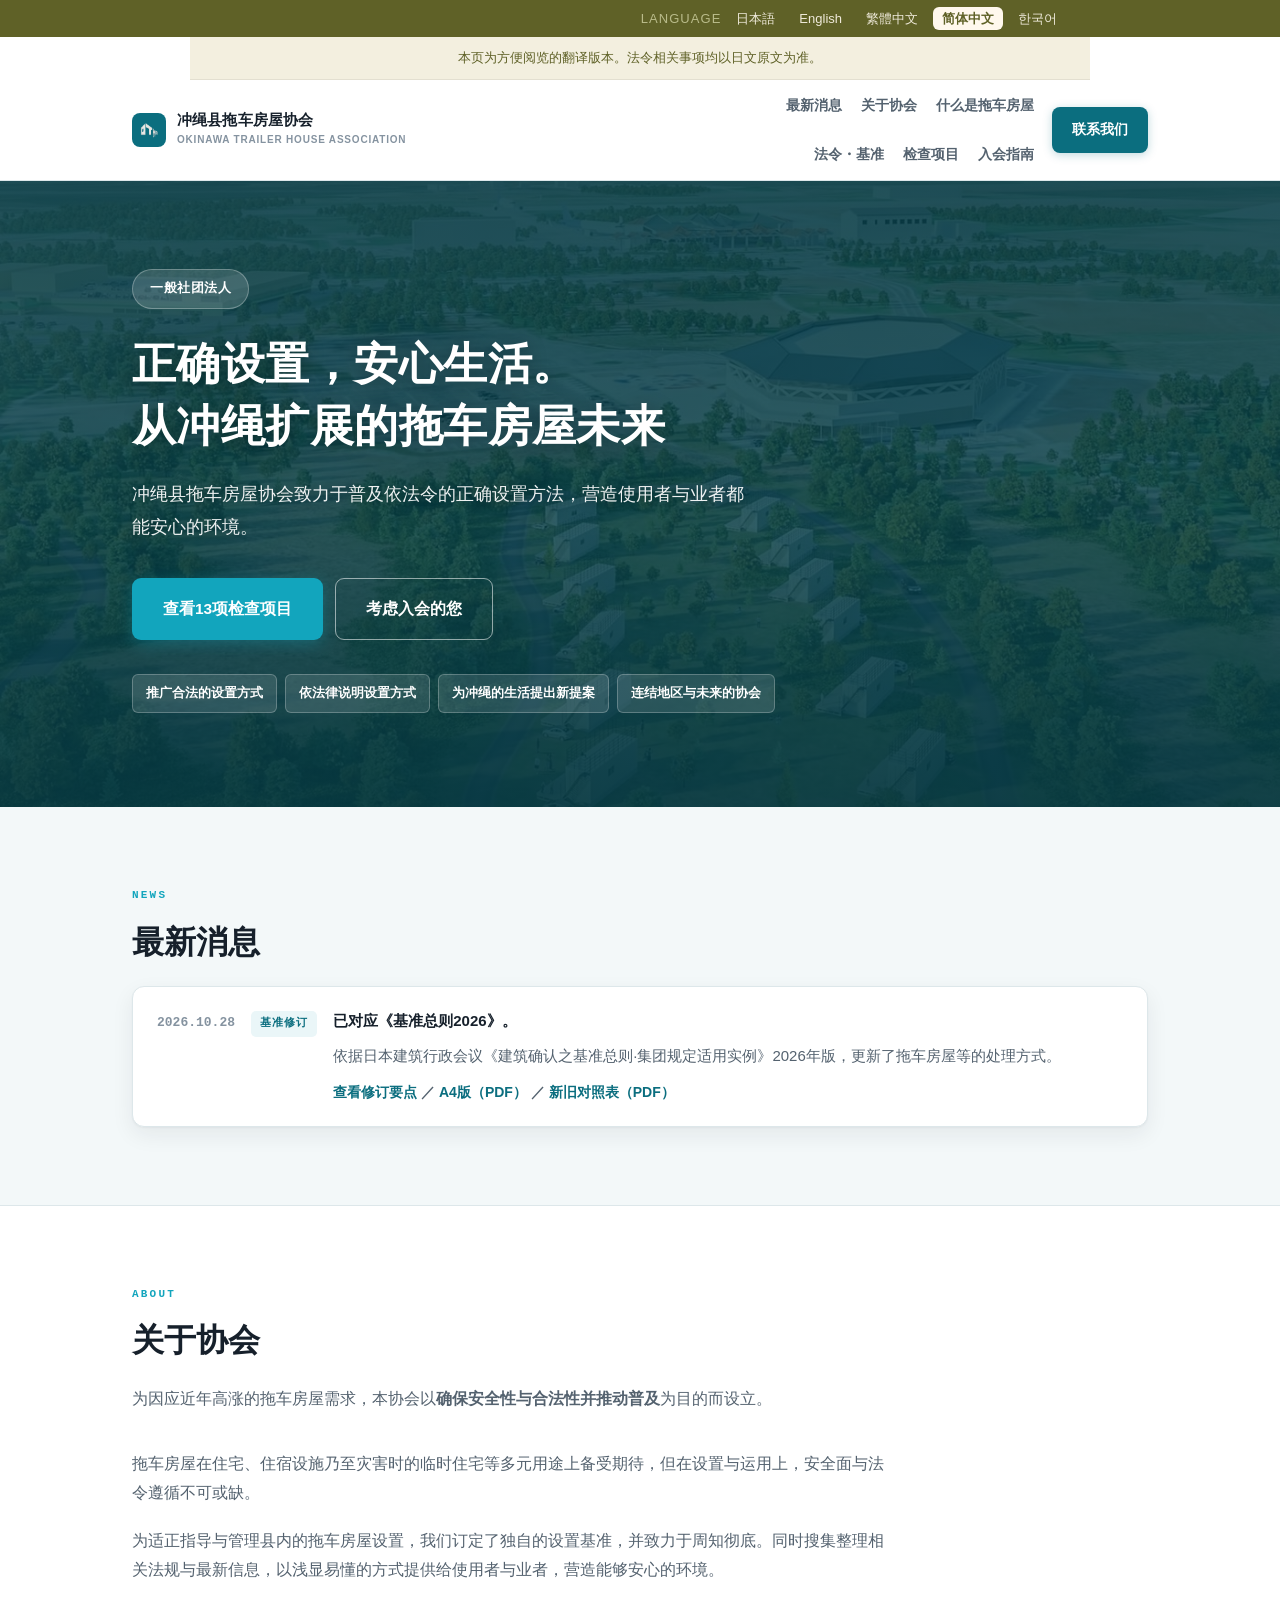
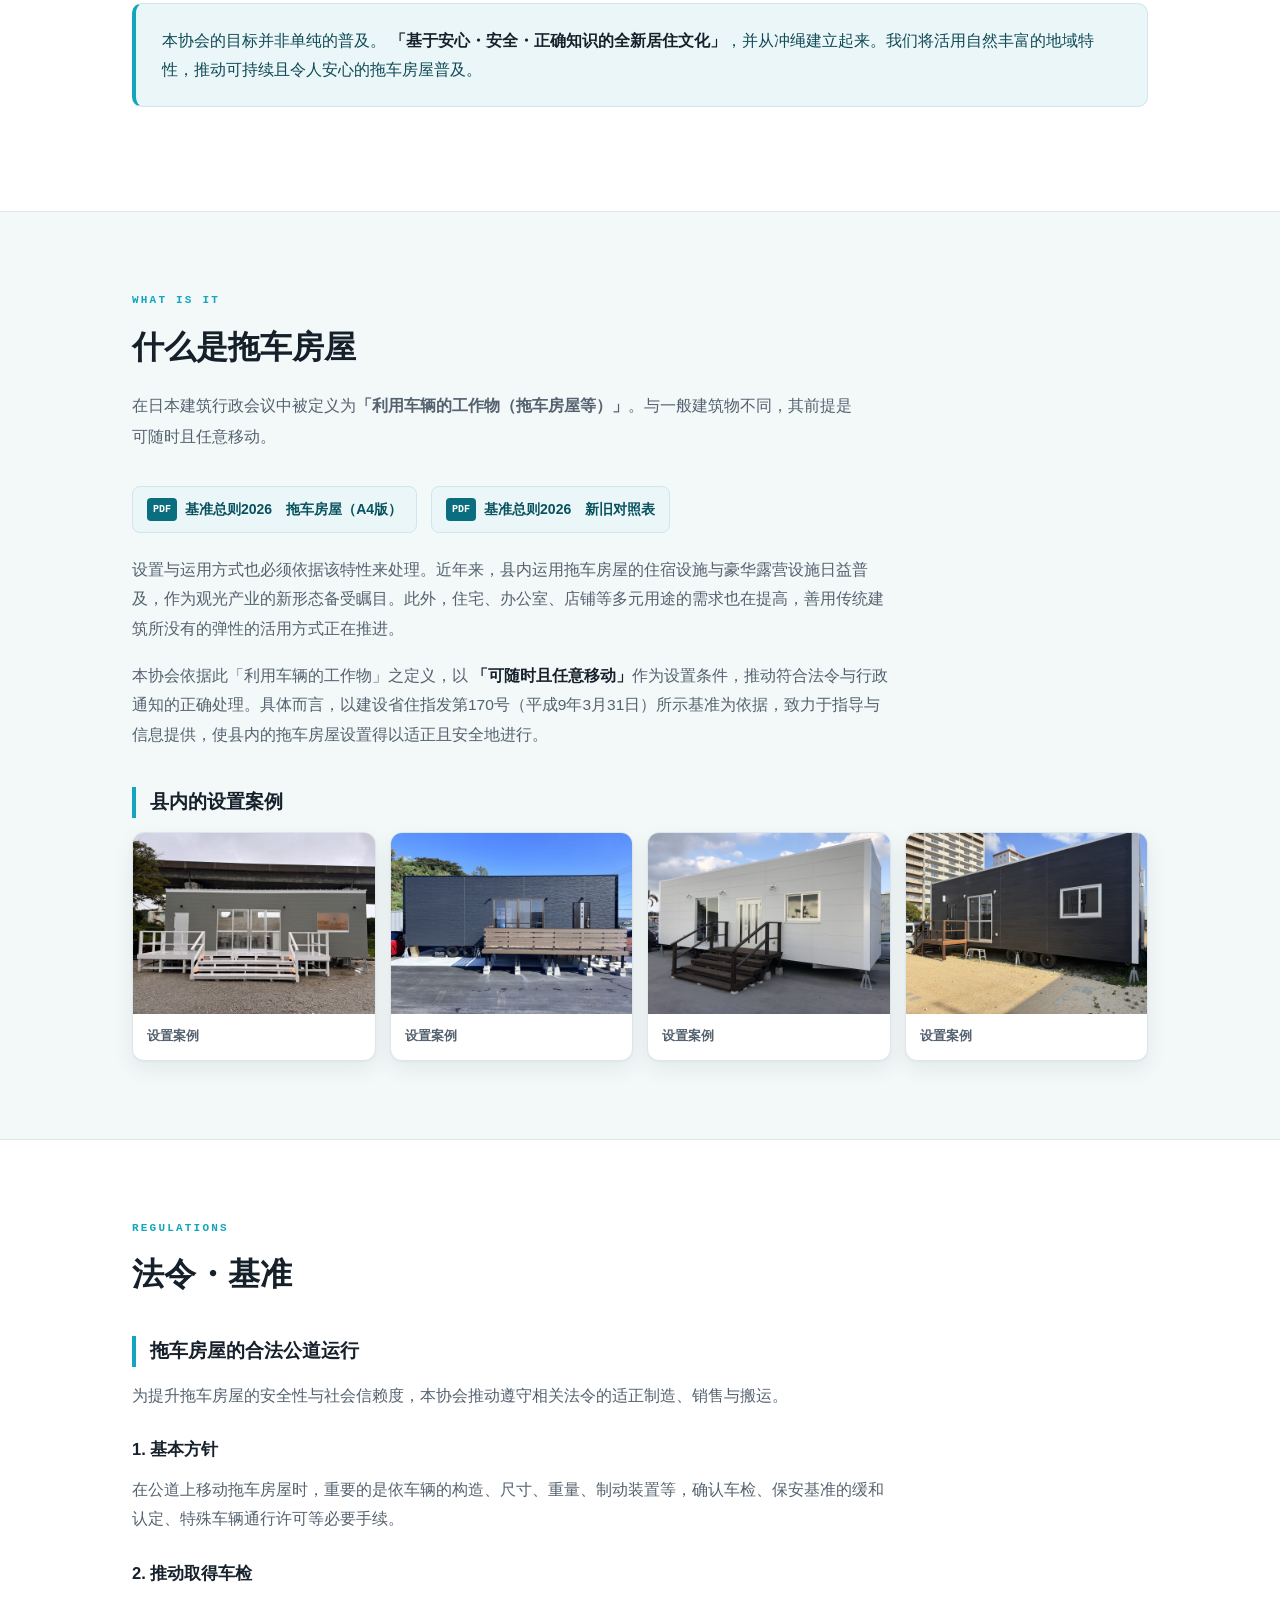
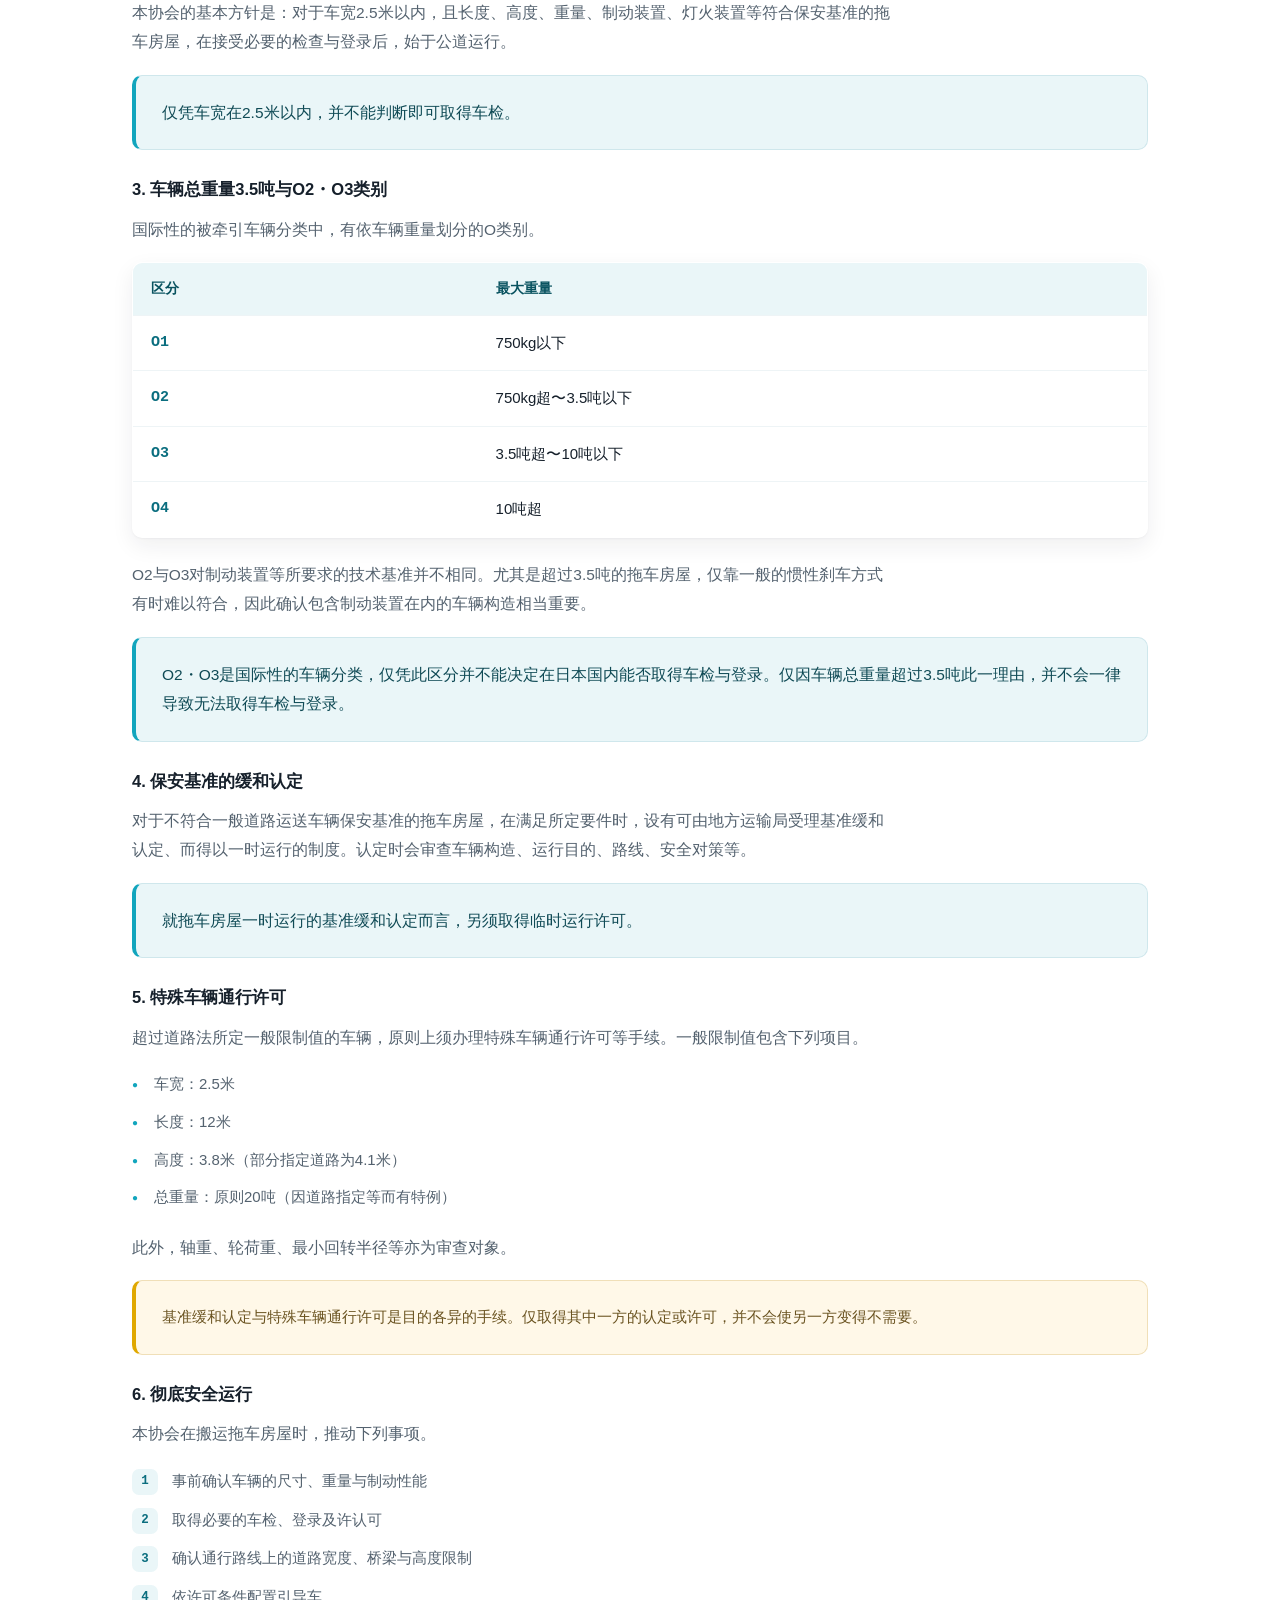
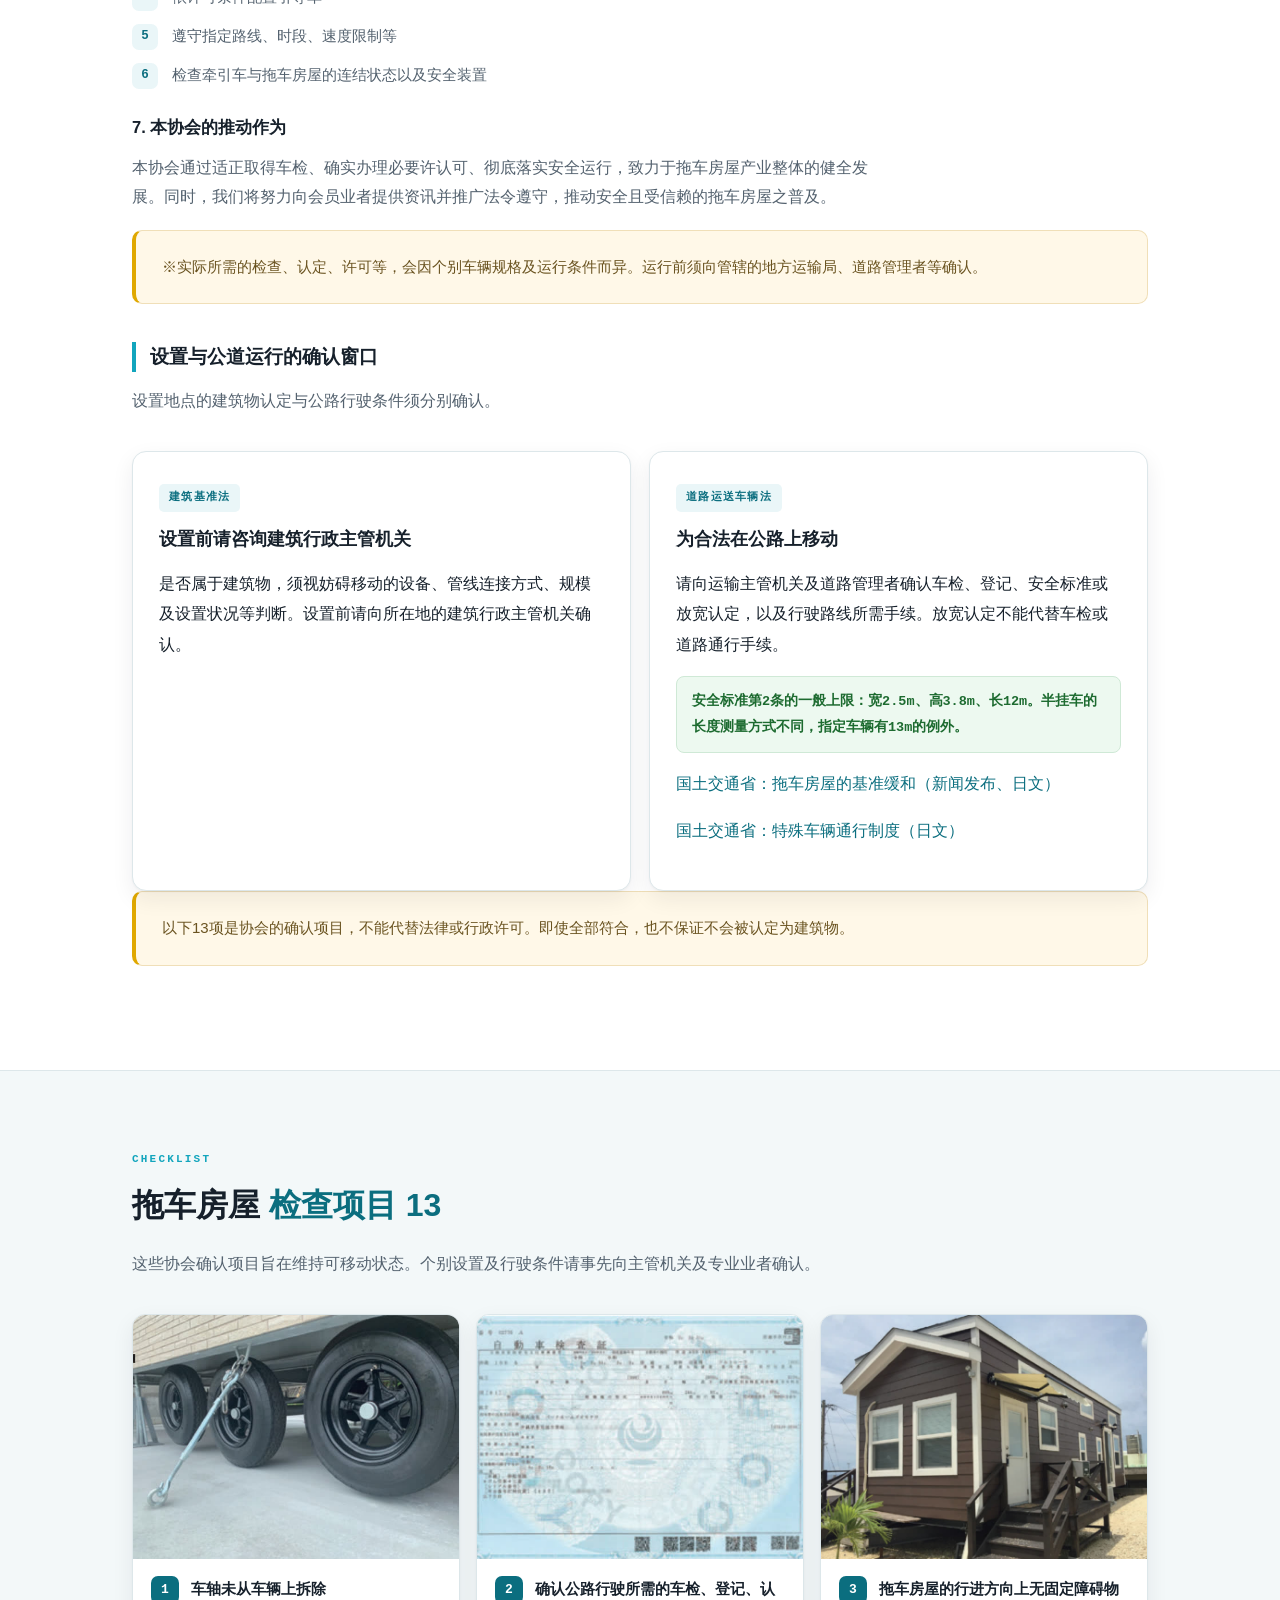
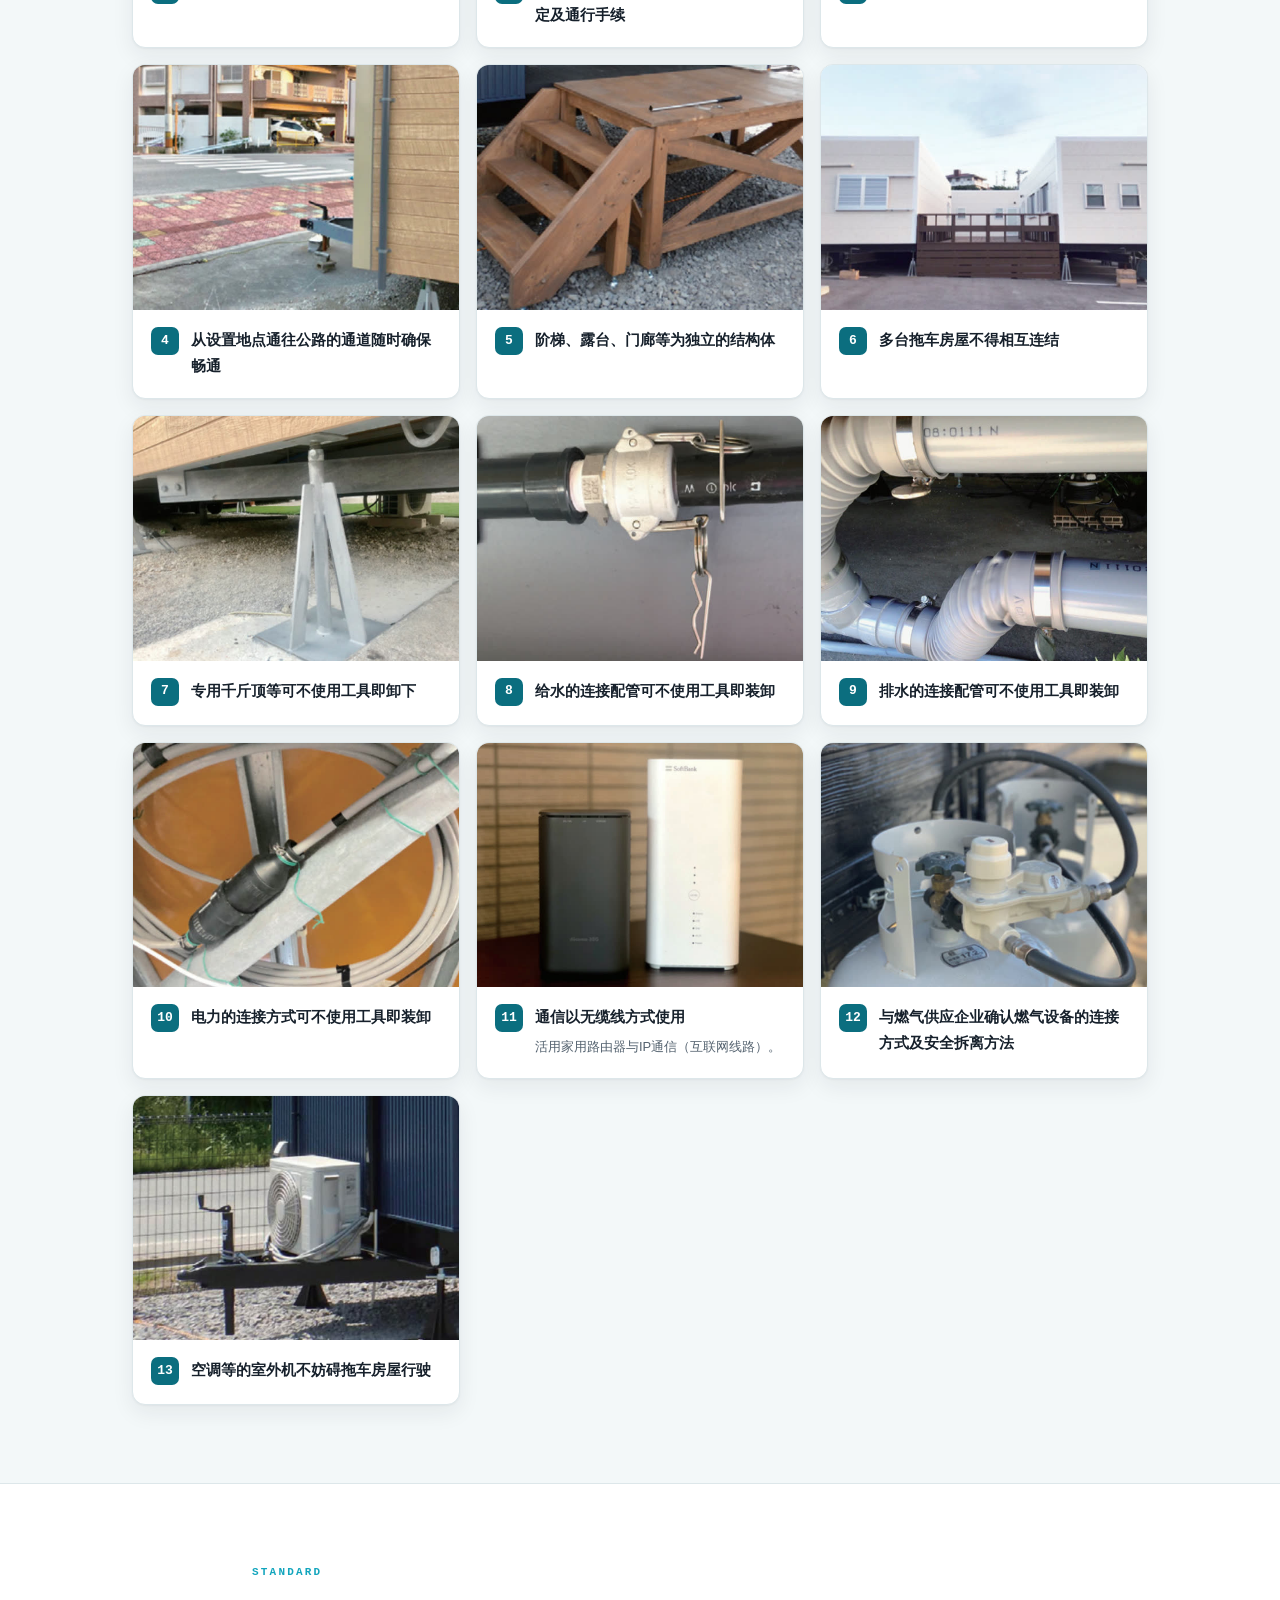
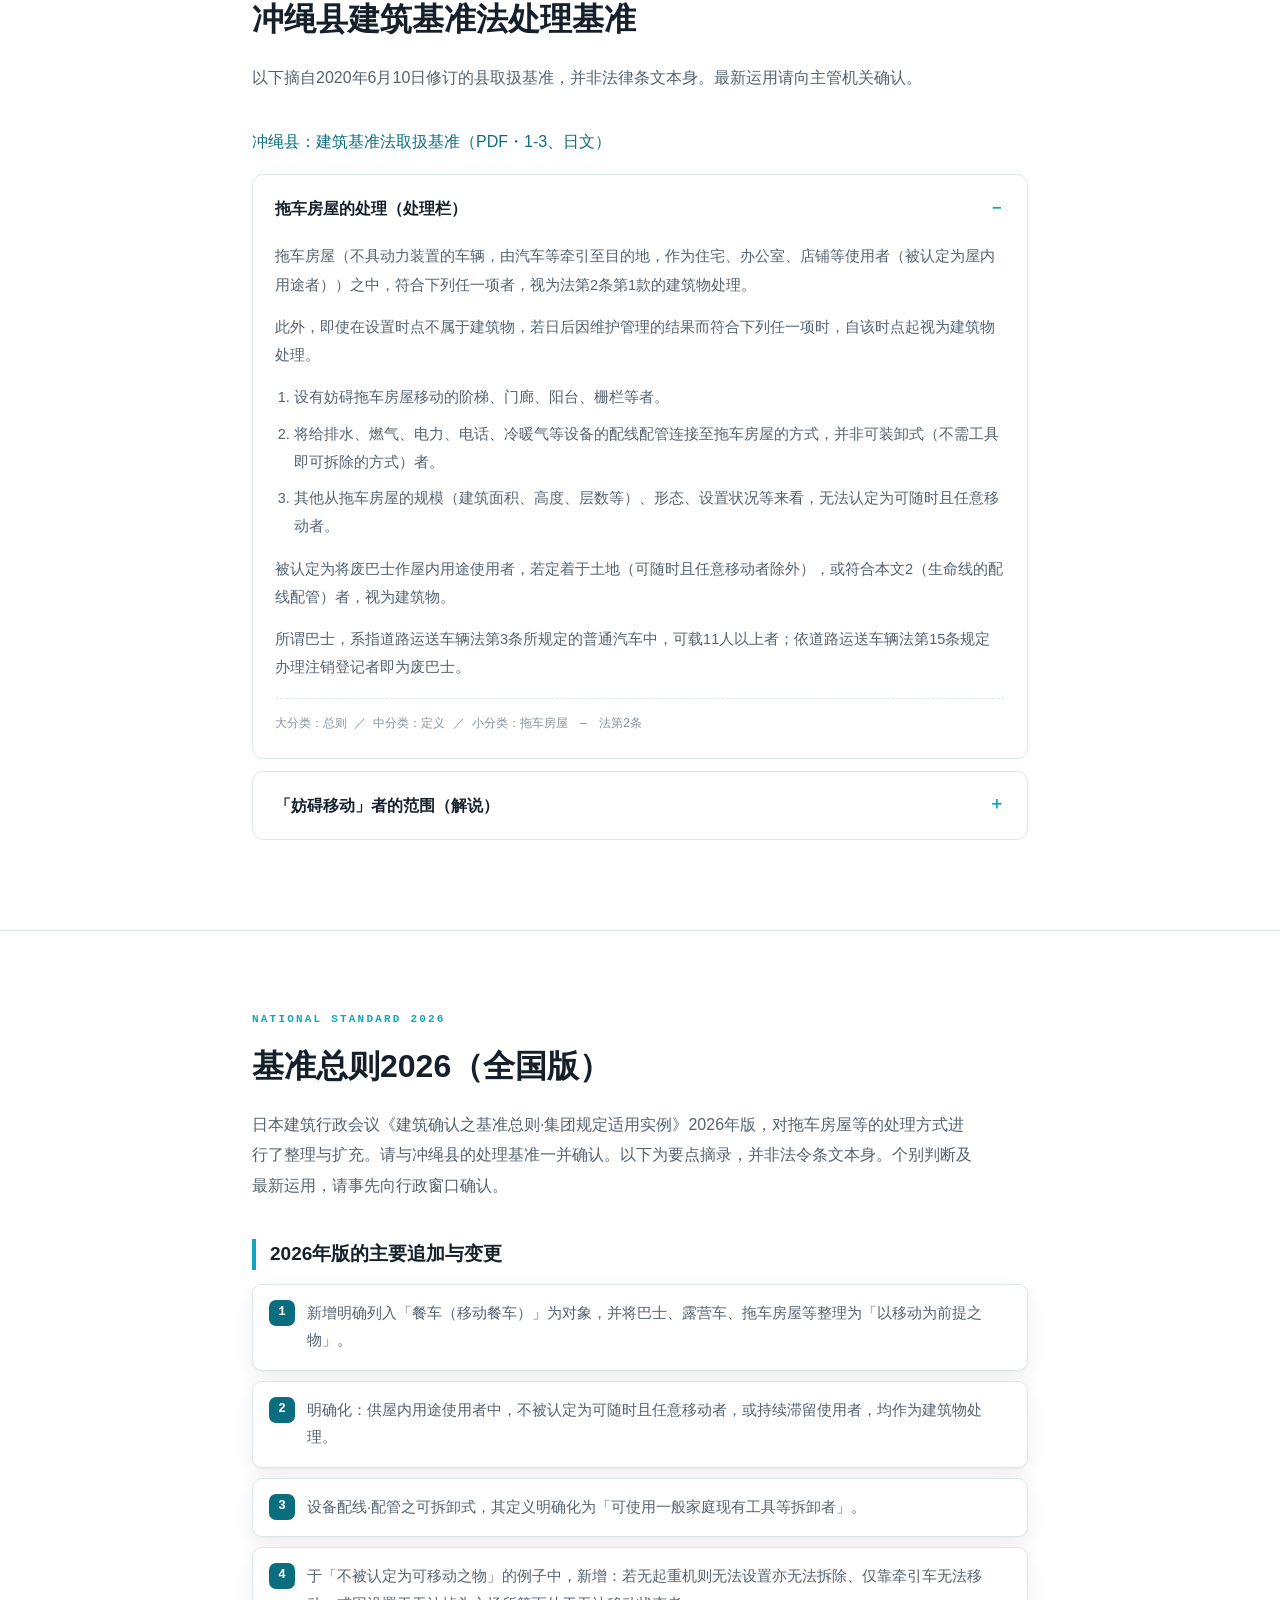
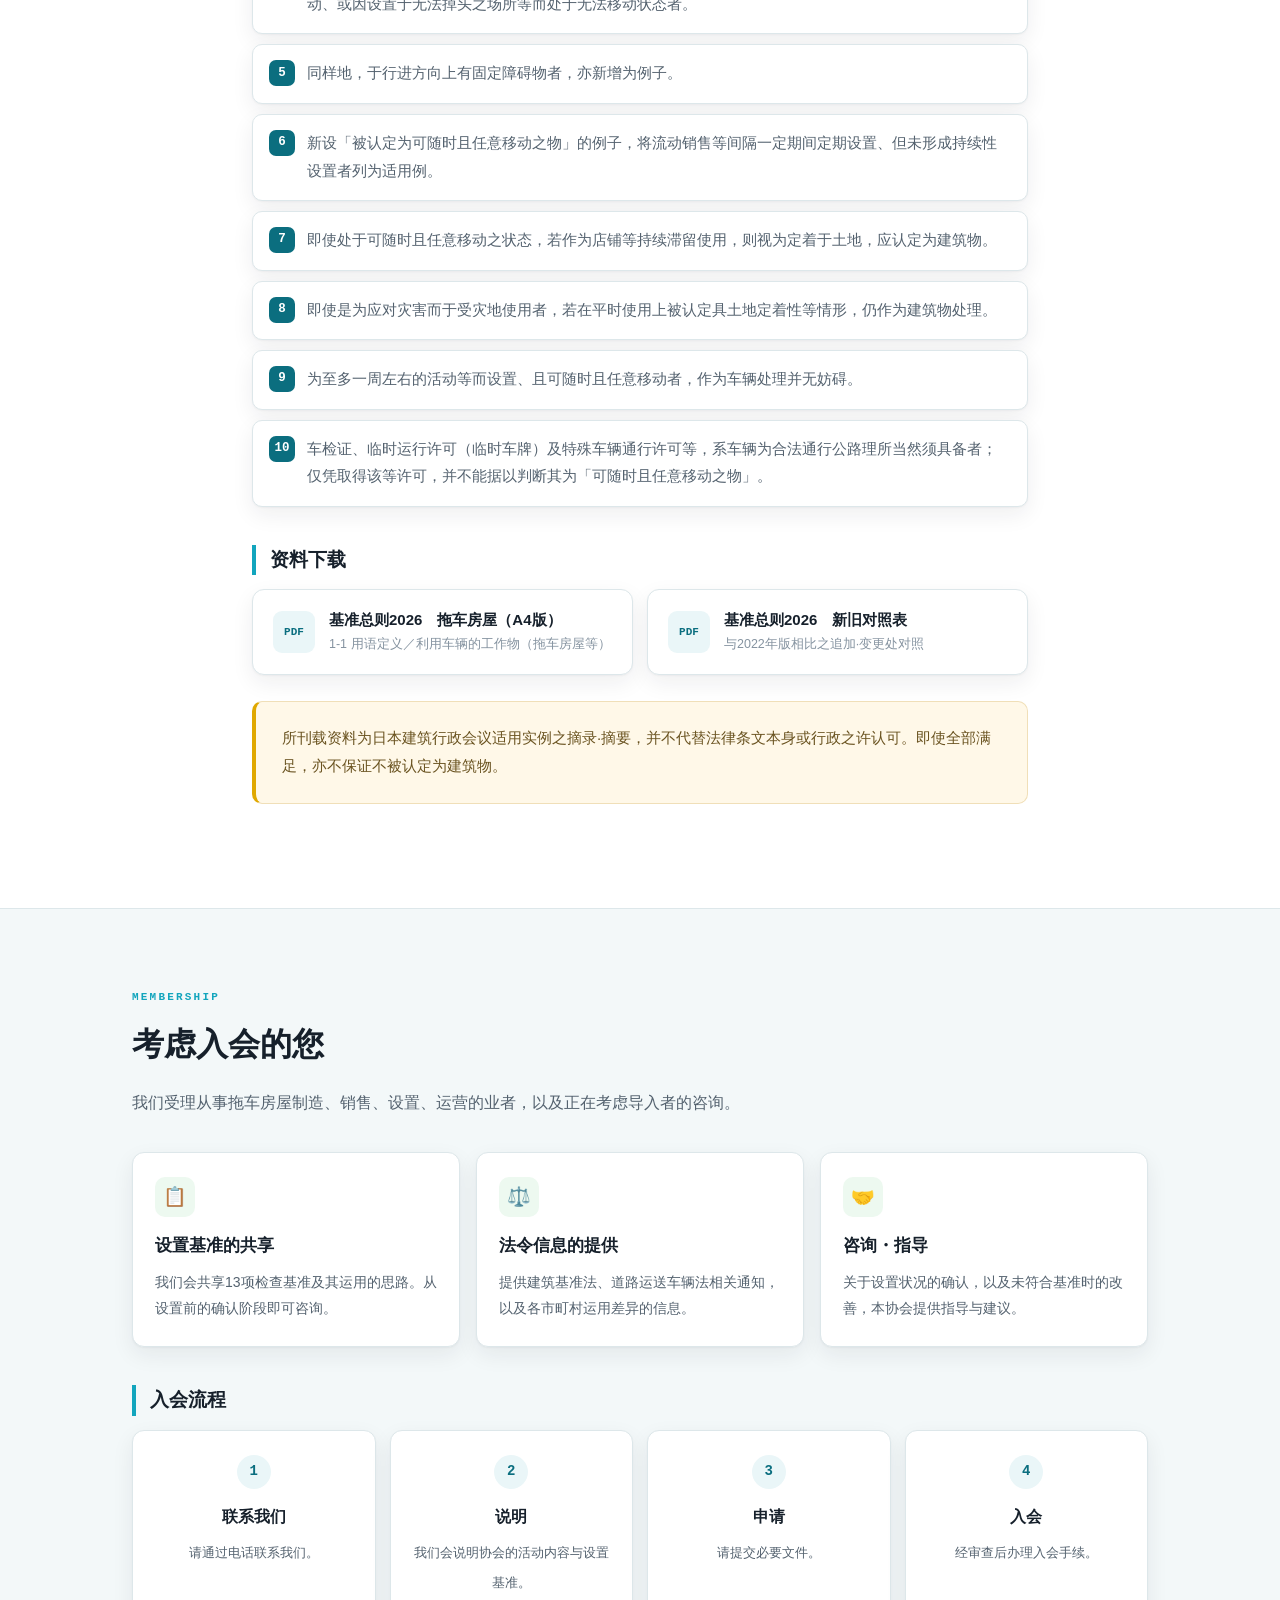
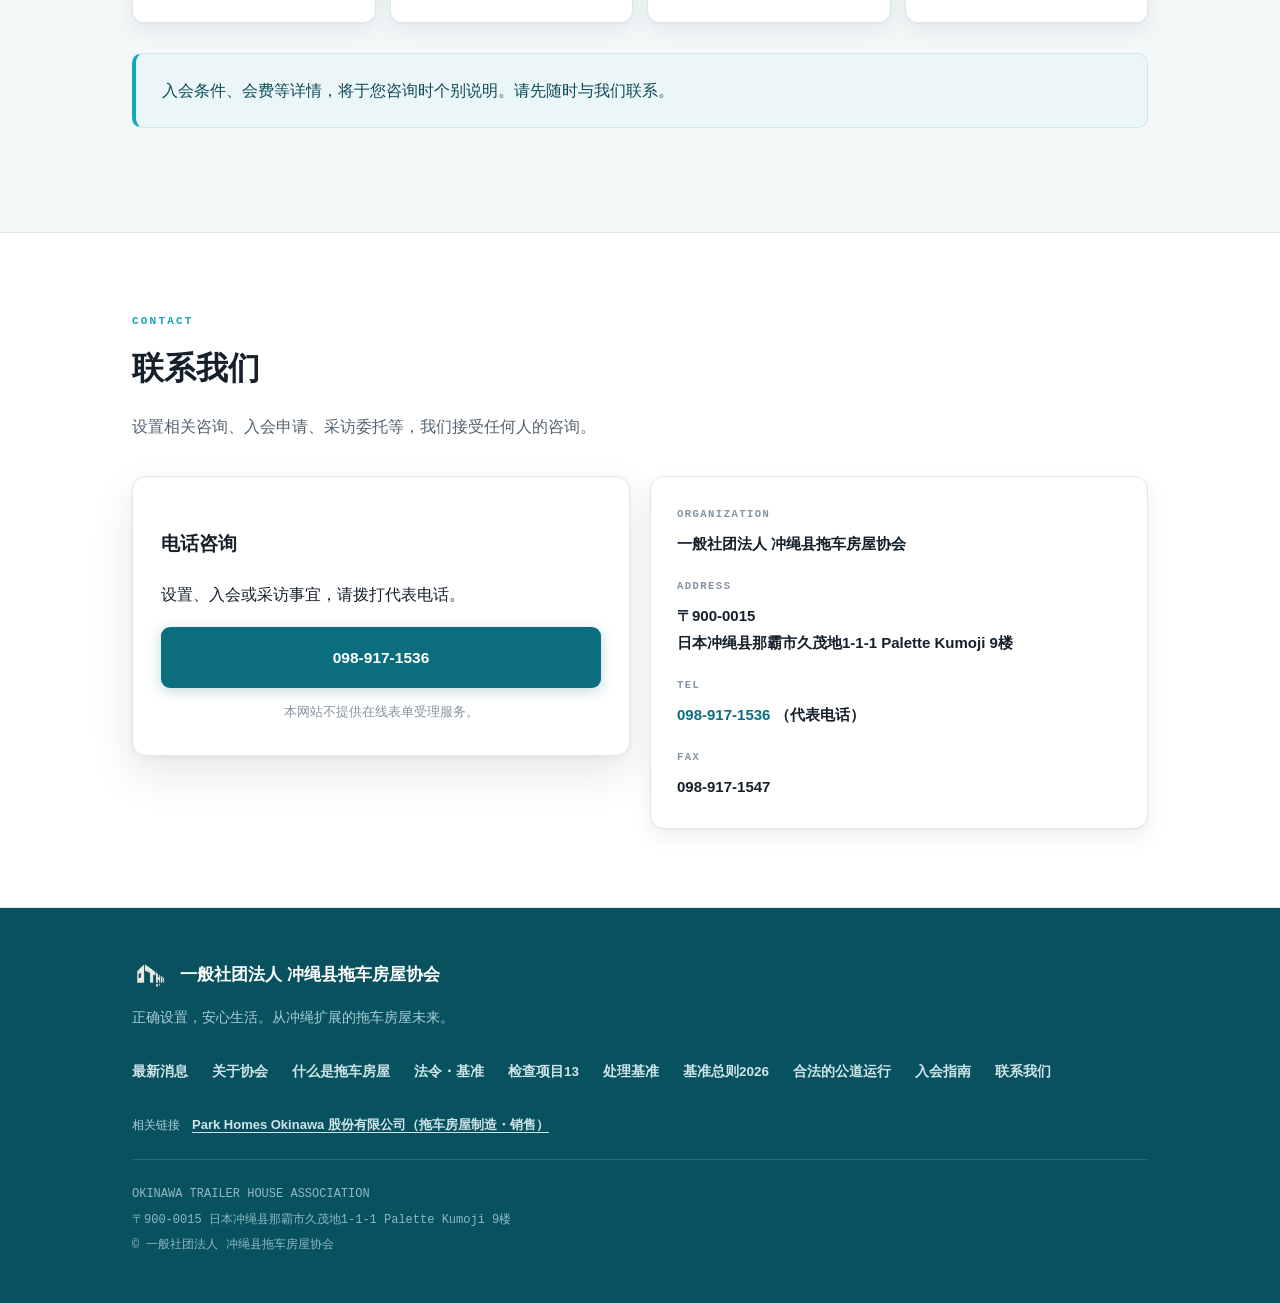
<file: zh-Hans/index.html>
<!DOCTYPE html>
<html lang="zh-Hans">
<head>
<meta charset="UTF-8">
<meta name="viewport" content="width=device-width,initial-scale=1.0">
<title>一般社团法人 冲绳县拖车房屋协会 — 正确设置，安心生活。</title>
<meta name="description" content="冲绳县拖车房屋协会是致力于普及依法令的正确设置方法的一般社团法人。公开建筑基准法上的处理、公路移动的要件，以及13项检查基准。">
<meta property="og:title" content="一般社团法人 冲绳县拖车房屋协会">
<meta property="og:description" content="正确设置，安心生活。从冲绳扩展的拖车房屋未来。">
<meta property="og:type" content="website">
<script type="application/ld+json">
{"@context": "https://schema.org", "@type": "NGO", "@id": "https://trailer-okinawa.jp/#organization", "name": "一般社团法人 冲绳县拖车房屋协会", "alternateName": "OKINAWA TRAILER HOUSE ASSOCIATION", "url": "https://trailer-okinawa.jp/", "logo": "https://trailer-okinawa.jp/assets/img/logo.png", "description": "冲绳县拖车房屋协会是致力于普及依法令的正确设置方法的一般社团法人。公开建筑基准法上的处理、公路移动的要件，以及13项检查基准。", "telephone": "098-917-1536", "faxNumber": "098-917-1547", "address": {"@type": "PostalAddress", "streetAddress": "久茂地1-1-1 Palette Kumoji 9楼", "addressLocality": "那霸市", "addressRegion": "冲绳县", "postalCode": "900-0015", "addressCountry": "JP"}, "areaServed": "冲绳县"}
</script>
<script type="application/ld+json">
{"@context": "https://schema.org", "@type": "WebSite", "@id": "https://trailer-okinawa.jp/#website", "name": "一般社团法人 冲绳县拖车房屋协会", "url": "https://trailer-okinawa.jp/", "inLanguage": "zh-Hans", "publisher": {"@id": "https://trailer-okinawa.jp/#organization"}}
</script>
<meta property="og:image" content="https://trailer-okinawa.jp/assets/img/hero-aerial.jpg">
<link rel="stylesheet" href="/assets/site.css">


<!--i18n:alt:start-->
<link rel="canonical" href="https://trailer-okinawa.jp/zh-Hans/">
<link rel="alternate" hreflang="ja" href="https://trailer-okinawa.jp/">
<link rel="alternate" hreflang="en" href="https://trailer-okinawa.jp/en/">
<link rel="alternate" hreflang="zh-Hant" href="https://trailer-okinawa.jp/zh-Hant/">
<link rel="alternate" hreflang="zh-Hans" href="https://trailer-okinawa.jp/zh-Hans/">
<link rel="alternate" hreflang="ko" href="https://trailer-okinawa.jp/ko/">
<link rel="alternate" hreflang="x-default" href="https://trailer-okinawa.jp/">
<meta property="og:locale" content="zh_CN">
<meta property="og:locale:alternate" content="ja_JP">
<meta property="og:locale:alternate" content="en_US">
<meta property="og:locale:alternate" content="zh_TW">
<meta property="og:locale:alternate" content="ko_KR">
<!--i18n:alt:end-->
</head>
<body>
<!--i18n:bar:start-->
<style>.pkw-langbar{background:#5f6127;font-size:13px;line-height:1;font-family:'Noto Sans JP','Hiragino Kaku Gothic ProN','Meiryo',sans-serif}.pkw-langbar ul{max-width:900px;margin:0 auto;padding:7px 24px;display:flex;gap:6px;justify-content:flex-end;align-items:center;list-style:none;flex-wrap:wrap}.pkw-langbar li{margin:0}.pkw-langbar a{color:#efeada;text-decoration:none;padding:5px 9px;border-radius:6px;display:block}.pkw-langbar a:hover{background:rgba(255,255,255,.16);color:#fff}.pkw-langbar [aria-current=true]{background:#fff8ed;color:#5f6127;font-weight:700}.pkw-langbar .pkw-lb-label{color:#b9bb8a;letter-spacing:.08em;padding:5px 0}@media(max-width:600px){.pkw-langbar ul{justify-content:center;padding:6px 12px}}</style>
<nav class="pkw-langbar" aria-label="Language">
<ul>
<li class="pkw-lb-label" aria-hidden="true">LANGUAGE</li>
<li><a href="/" hreflang="ja" lang="ja">日本語</a></li>
<li><a href="/en/" hreflang="en" lang="en">English</a></li>
<li><a href="/zh-Hant/" hreflang="zh-Hant" lang="zh-Hant">繁體中文</a></li>
<li><a href="/zh-Hans/" hreflang="zh-Hans" lang="zh-Hans" aria-current="true">简体中文</a></li>
<li><a href="/ko/" hreflang="ko" lang="ko">한국어</a></li>
</ul>
</nav>
<style>.pkw-tr-notice{background:#f3efdf;border-bottom:1px solid #e3dfd0;color:#5f6127;font-family:'Noto Sans JP',system-ui,sans-serif;font-size:13px;line-height:1.7;max-width:900px;margin:0 auto;padding:10px 24px;text-align:center}</style>
<p class="pkw-tr-notice" lang="zh-Hans">本页为方便阅览的翻译版本。法令相关事项均以日文原文为准。</p>
<!--i18n:bar:end-->

<!-- ============ NAV ============ -->
<nav class="nav">
  <div class="wrap">
    <a href="#top" class="brand">
      <span class="bmark"><img src="/assets/img/logo.png" alt=""></span>
      <span class="btxt"><b>冲绳县拖车房屋协会</b><span>OKINAWA TRAILER HOUSE ASSOCIATION</span></span>
    </a>
    <ul>
      <li><a href="#news">最新消息</a></li>
      <li><a href="#about">关于协会</a></li>
      <li><a href="#what">什么是拖车房屋</a></li>
      <li><a href="#rules">法令・基准</a></li>
      <li><a href="#checklist">检查项目</a></li>
      <li><a href="#join">入会指南</a></li>
    </ul>
    <a class="navcta" href="#contact">联系我们</a>
  </div>
</nav>

<!-- ============ HERO ============ -->
<header class="hero" id="top">
  <img class="bg" src="/assets/img/hero-aerial.jpg" alt="" aria-hidden="true">
  <div class="wrap">
    <span class="kanban">一般社团法人</span>
    <h1>正确设置，安心生活。<br>从冲绳扩展的拖车房屋未来</h1>
    <p class="lede">
      冲绳县拖车房屋协会致力于普及依法令的正确设置方法，营造使用者与业者都能安心的环境。
    </p>
    <div class="cta">
      <a class="btn btn-main" href="#checklist">查看13项检查项目</a>
      <a class="btn btn-line" href="#join">考虑入会的您</a>
    </div>
    <ul class="pills">
      <li>推广合法的设置方式</li>
      <li>依法律说明设置方式</li>
      <li>为冲绳的生活提出新提案</li>
      <li>连结地区与未来的协会</li>
    </ul>
  </div>
</header>

<!-- ============ 新着・お知らせ ============ -->
<section class="soft" id="news">
  <div class="wrap">
    <p class="kicker">News</p>
    <h2>最新消息</h2>
    <ul class="news">
      <li>
        <time datetime="2026-10-28">2026.10.28</time>
        <span class="tag-n">基准修订</span>
        <div class="nx">
          <p><strong>已对应《基准总则2026》。</strong></p>
          <p>依据日本建筑行政会议《建筑确认之基准总则·集团规定适用实例》2026年版，更新了拖车房屋等的处理方式。</p>
          <p class="links"><a href="#guideline2026">查看修订要点</a> ／ <a href="/assets/docs/kijun-sousoku-2026-trailerhouse.pdf" target="_blank" rel="noopener">A4版（PDF）</a> ／ <a href="/assets/docs/kijun-sousoku-2026-shinkyu-hikaku.pdf" target="_blank" rel="noopener">新旧对照表（PDF）</a></p>
        </div>
      </li>
    </ul>
  </div>
</section>

<!-- ============ 協会について ============ -->
<section id="about">
  <div class="wrap">
    <p class="kicker">About</p>
    <h2>关于协会</h2>
    <p class="lead">
      为因应近年高涨的拖车房屋需求，本协会以<strong>确保安全性与合法性并推动普及</strong>为目的而设立。
    </p>
    <p class="body">
      拖车房屋在住宅、住宿设施乃至灾害时的临时住宅等多元用途上备受期待，但在设置与运用上，安全面与法令遵循不可或缺。
    </p>
    <p class="body">
      为适正指导与管理县内的拖车房屋设置，我们订定了独自的设置基准，并致力于周知彻底。同时搜集整理相关法规与最新信息，以浅显易懂的方式提供给使用者与业者，营造能够安心的环境。
    </p>
    <div class="note">
      <p>
        本协会的目标并非单纯的普及。
        <strong>「基于安心・安全・正确知识的全新居住文化」</strong>，并从冲绳建立起来。我们将活用自然丰富的地域特性，推动可持续且令人安心的拖车房屋普及。
      </p>
    </div>
  </div>
</section>

<!-- ============ トレーラーハウスとは ============ -->
<section class="soft" id="what">
  <div class="wrap">
    <p class="kicker">What is it</p>
    <h2>什么是拖车房屋</h2>
    <p class="lead">
      在日本建筑行政会议中被定义为<strong>「利用车辆的工作物（拖车房屋等）」</strong>。与一般建筑物不同，其前提是可随时且任意移动。
    </p>
    <p class="doclinks"><a href="/assets/docs/kijun-sousoku-2026-trailerhouse.pdf" target="_blank" rel="noopener">基准总则2026　拖车房屋（A4版）</a><a href="/assets/docs/kijun-sousoku-2026-shinkyu-hikaku.pdf" target="_blank" rel="noopener">基准总则2026　新旧对照表</a></p>
    <p class="body">
      设置与运用方式也必须依据该特性来处理。近年来，县内运用拖车房屋的住宿设施与豪华露营设施日益普及，作为观光产业的新形态备受瞩目。此外，住宅、办公室、店铺等多元用途的需求也在提高，善用传统建筑所没有的弹性的活用方式正在推进。
    </p>
    <p class="body">
      本协会依据此「利用车辆的工作物」之定义，以
      <strong>「可随时且任意移动」</strong>作为设置条件，推动符合法令与行政通知的正确处理。具体而言，以建设省住指发第170号（平成9年3月31日）所示基准为依据，致力于指导与信息提供，使县内的拖车房屋设置得以适正且安全地进行。
    </p>

    <h3 class="sub">县内的设置案例</h3>
    <div class="gallery">
      <figure><img src="/assets/img/case-01.jpg" alt="已设置的拖车房屋"><figcaption>设置案例</figcaption></figure>
      <figure><img src="/assets/img/case-02.jpg" alt="已设置的拖车房屋"><figcaption>设置案例</figcaption></figure>
      <figure><img src="/assets/img/case-03.jpg" alt="已设置的拖车房屋"><figcaption>设置案例</figcaption></figure>
      <figure><img src="/assets/img/case-04.jpg" alt="已设置的拖车房屋"><figcaption>设置案例</figcaption></figure>
    </div>
  </div>
</section>

<!-- ============ 法令・基準 ============ -->
<section id="rules">
  <div class="wrap">
    <p class="kicker">Regulations</p>
    <h2>法令・基准</h2>

    <!-- 適法な公道運行について（法令・基準の冒頭に掲載） -->
    <h3 class="sub" id="roadops">拖车房屋的合法公道运行</h3>
    <p class="body">为提升拖车房屋的安全性与社会信赖度，本协会推动遵守相关法令的适正制造、销售与搬运。</p>

    <h4 class="subn">1. 基本方针</h4>
    <p class="body">在公道上移动拖车房屋时，重要的是依车辆的构造、尺寸、重量、制动装置等，确认车检、保安基准的缓和认定、特殊车辆通行许可等必要手续。</p>

    <h4 class="subn">2. 推动取得车检</h4>
    <p class="body">本协会的基本方针是：对于车宽2.5米以内，且长度、高度、重量、制动装置、灯火装置等符合保安基准的拖车房屋，在接受必要的检查与登录后，始于公道运行。</p>
    <div class="note"><p>仅凭车宽在2.5米以内，并不能判断即可取得车检。</p></div>

    <h4 class="subn">3. 车辆总重量3.5吨与O2・O3类别</h4>
    <p class="body">国际性的被牵引车辆分类中，有依车辆重量划分的O类别。</p>
    <table class="otbl">
      <thead><tr><th>区分</th><th>最大重量</th></tr></thead>
      <tbody>
        <tr><td>O1</td><td>750kg以下</td></tr>
        <tr><td>O2</td><td>750kg超〜3.5吨以下</td></tr>
        <tr><td>O3</td><td>3.5吨超〜10吨以下</td></tr>
        <tr><td>O4</td><td>10吨超</td></tr>
      </tbody>
    </table>
    <p class="body">O2与O3对制动装置等所要求的技术基准并不相同。尤其是超过3.5吨的拖车房屋，仅靠一般的惯性刹车方式有时难以符合，因此确认包含制动装置在内的车辆构造相当重要。</p>
    <div class="note"><p>O2・O3是国际性的车辆分类，仅凭此区分并不能决定在日本国内能否取得车检与登录。仅因车辆总重量超过3.5吨此一理由，并不会一律导致无法取得车检与登录。</p></div>

    <h4 class="subn">4. 保安基准的缓和认定</h4>
    <p class="body">对于不符合一般道路运送车辆保安基准的拖车房屋，在满足所定要件时，设有可由地方运输局受理基准缓和认定、而得以一时运行的制度。认定时会审查车辆构造、运行目的、路线、安全对策等。</p>
    <div class="note"><p>就拖车房屋一时运行的基准缓和认定而言，另须取得临时运行许可。</p></div>

    <h4 class="subn">5. 特殊车辆通行许可</h4>
    <p class="body">超过道路法所定一般限制值的车辆，原则上须办理特殊车辆通行许可等手续。一般限制值包含下列项目。</p>
    <ul class="plist">
      <li>车宽：2.5米</li>
      <li>长度：12米</li>
      <li>高度：3.8米（部分指定道路为4.1米）</li>
      <li>总重量：原则20吨（因道路指定等而有特例）</li>
    </ul>
    <p class="body">此外，轴重、轮荷重、最小回转半径等亦为审查对象。</p>
    <div class="warn"><p>基准缓和认定与特殊车辆通行许可是目的各异的手续。仅取得其中一方的认定或许可，并不会使另一方变得不需要。</p></div>

    <h4 class="subn">6. 彻底安全运行</h4>
    <p class="body">本协会在搬运拖车房屋时，推动下列事项。</p>
    <ol class="plist-n">
      <li>事前确认车辆的尺寸、重量与制动性能</li>
      <li>取得必要的车检、登录及许认可</li>
      <li>确认通行路线上的道路宽度、桥梁与高度限制</li>
      <li>依许可条件配置引导车</li>
      <li>遵守指定路线、时段、速度限制等</li>
      <li>检查牵引车与拖车房屋的连结状态以及安全装置</li>
    </ol>

    <h4 class="subn">7. 本协会的推动作为</h4>
    <p class="body">本协会通过适正取得车检、确实办理必要许认可、彻底落实安全运行，致力于拖车房屋产业整体的健全发展。同时，我们将努力向会员业者提供资讯并推广法令遵守，推动安全且受信赖的拖车房屋之普及。</p>

    <div class="warn"><p>※实际所需的检查、认定、许可等，会因个别车辆规格及运行条件而异。运行前须向管辖的地方运输局、道路管理者等确认。</p></div>

    <h3 class="sub">设置与公道运行的确认窗口</h3>
    <p class="lead">设置地点的建筑物认定与公路行驶条件须分别确认。</p>
    <div class="rules">
      <div class="rule">
        <span class="tag">建筑基准法</span>
        <h4>设置前请咨询建筑行政主管机关</h4>
        <p>是否属于建筑物，须视妨碍移动的设备、管线连接方式、规模及设置状况等判断。设置前请向所在地的建筑行政主管机关确认。</p>
      </div>
      <div class="rule">
        <span class="tag">道路运送车辆法</span>
        <h4>为合法在公路上移动</h4>
        <p>请向运输主管机关及道路管理者确认车检、登记、安全标准或放宽认定，以及行驶路线所需手续。放宽认定不能代替车检或道路通行手续。</p>
        <p class="spec">安全标准第2条的一般上限：宽2.5m、高3.8m、长12m。半挂车的长度测量方式不同，指定车辆有13m的例外。</p>
        <p><a href="https://www.mlit.go.jp/report/press/jidosha07_hh_000118.html" target="_blank" rel="noopener">国土交通省：拖车房屋的基准缓和（新闻发布、日文）</a></p>
        <p><a href="https://www.mlit.go.jp/road/tokusya/" target="_blank" rel="noopener">国土交通省：特殊车辆通行制度（日文）</a></p>
      </div>
    </div>
    <div class="warn">
      <p>以下13项是协会的确认项目，不能代替法律或行政许可。即使全部符合，也不保证不会被认定为建筑物。</p>
    </div>
  </div>
</section>

<!-- ============ 検査項目 ============ -->
<section class="soft" id="checklist">
  <div class="wrap">
    <p class="kicker">Checklist</p>
    <h2>拖车房屋 <em>检查项目 13</em></h2>
    <p class="lead">
      这些协会确认项目旨在维持可移动状态。个别设置及行驶条件请事先向主管机关及专业业者确认。
    </p>
    <div class="checks">

      <div class="check">
        <img class="ph" src="/assets/img/chk01-axle.jpg" alt="装有车轴状态的轮胎">
        <div class="bd"><span class="no">1</span>
          <p>车轴未从车辆上拆除</p></div>
      </div>

      <div class="check">
        <img class="ph" src="/assets/img/chk02-shaken.jpg" alt="汽车检验证">
        <div class="bd"><span class="no">2</span>
          <p>确认公路行驶所需的车检、登记、认定及通行手续</p></div>
      </div>

      <div class="check">
        <img class="ph" src="/assets/img/chk03-front.jpg" alt="行进方向上无障碍物的设置状态">
        <div class="bd"><span class="no">3</span>
          <p>拖车房屋的行进方向上无固定障碍物</p></div>
      </div>

      <div class="check">
        <img class="ph" src="/assets/img/chk04-path.jpg" alt="从设置地点通往公路的通道">
        <div class="bd"><span class="no">4</span>
          <p>从设置地点通往公路的通道随时确保畅通</p></div>
      </div>

      <div class="check">
        <img class="ph" src="/assets/img/chk05-stairs.jpg" alt="独立结构的木制阶梯">
        <div class="bd"><span class="no">5</span>
          <p>阶梯、露台、门廊等为独立的结构体</p></div>
      </div>

      <div class="check">
        <img class="ph" src="/assets/img/chk06-separate.jpg" alt="未连结而并排设置的拖车房屋">
        <div class="bd"><span class="no">6</span>
          <p>多台拖车房屋不得相互连结</p></div>
      </div>

      <div class="check">
        <img class="ph" src="/assets/img/chk07-jack.jpg" alt="不需工具即可拆下的专用千斤顶">
        <div class="bd"><span class="no">7</span>
          <p>专用千斤顶等可不使用工具即卸下</p></div>
      </div>

      <div class="check">
        <img class="ph" src="/assets/img/chk08-water.jpg" alt="不需工具即可装卸的给水配管快接头">
        <div class="bd"><span class="no">8</span>
          <p>给水的连接配管可不使用工具即装卸</p></div>
      </div>

      <div class="check">
        <img class="ph" src="/assets/img/chk09-drain.jpg" alt="可装卸式的排水连接配管">
        <div class="bd"><span class="no">9</span>
          <p>排水的连接配管可不使用工具即装卸</p></div>
      </div>

      <div class="check">
        <img class="ph" src="/assets/img/chk10-electric.jpg" alt="可装卸式的电力连接">
        <div class="bd"><span class="no">10</span>
          <p>电力的连接方式可不使用工具即装卸</p></div>
      </div>

      <div class="check">
        <img class="ph" src="/assets/img/chk11-router.jpg" alt="家用路由器">
        <div class="bd"><span class="no">11</span>
          <p>通信以无缆线方式使用
            <span>活用家用路由器与IP通信（互联网线路）。</span></p></div>
      </div>

      <div class="check">
        <img class="ph" src="/assets/img/chk12-gas.jpg" alt="可装卸的液化石油气接续部">
        <div class="bd"><span class="no">12</span>
          <p>与燃气供应企业确认燃气设备的连接方式及安全拆离方法</p></div>
      </div>

      <div class="check">
        <img class="ph" src="/assets/img/chk13-aircon.jpg" alt="独立设置的空调室外机">
        <div class="bd"><span class="no">13</span>
          <p>空调等的室外机不妨碍拖车房屋行驶</p></div>
      </div>

    </div>
  </div>
</section>

<!-- ============ 沖縄県建築基準法取扱基準 ============ -->
<section id="law">
  <div class="wrap-n">
    <p class="kicker">Standard</p>
    <h2>冲绳县建筑基准法处理基准</h2>
    <p class="lead">
      以下摘自2020年6月10日修订的县取扱基准，并非法律条文本身。最新运用请向主管机关确认。
    </p>

    <p><a href="https://www.pref.okinawa.jp/_res/projects/default_project/_page_/001/013/382/200610toriatsukaikijyun.pdf">冲绳县：建筑基准法取扱基准（PDF・1-3、日文）</a></p>
    <details class="law" open>
      <summary>拖车房屋的处理（处理栏）</summary>
      <div class="in">
        <p>
          拖车房屋（不具动力装置的车辆，由汽车等牵引至目的地，作为住宅、办公室、店铺等使用者（被认定为屋内用途者））之中，符合下列任一项者，视为法第2条第1款的建筑物处理。
        </p>
        <p>
          此外，即使在设置时点不属于建筑物，若日后因维护管理的结果而符合下列任一项时，自该时点起视为建筑物处理。
        </p>
        <ol>
          <li>设有妨碍拖车房屋移动的阶梯、门廊、阳台、栅栏等者。</li>
          <li>将给排水、燃气、电力、电话、冷暖气等设备的配线配管连接至拖车房屋的方式，并非可装卸式（不需工具即可拆除的方式）者。</li>
          <li>其他从拖车房屋的规模（建筑面积、高度、层数等）、形态、设置状况等来看，无法认定为可随时且任意移动者。</li>
        </ol>
        <p>
          被认定为将废巴士作屋内用途使用者，若定着于土地（可随时且任意移动者除外），或符合本文2（生命线的配线配管）者，视为建筑物。
        </p>
        <p>
          所谓巴士，系指道路运送车辆法第3条所规定的普通汽车中，可载11人以上者；依道路运送车辆法第15条规定办理注销登记者即为废巴士。
        </p>
        <p class="src">大分类：总则 ／ 中分类：定义 ／ 小分类：拖车房屋　—　法第2条</p>
      </div>
    </details>

    <details class="law">
      <summary>「妨碍移动」者的范围（解说）</summary>
      <div class="in">
        <p>本文1中所称「妨碍移动」者，亦包含下列各项。</p>
        <ol>
          <li>车轮已被拆除者，或虽装有车轮但未维持在足以行驶的状态者。</li>
          <li>上部结构由车轮以外之物支撑于地盘上，且该支撑结构体无法轻易拆除者（例如拆除支撑结构体时必须破坏其一部分的情形等）。</li>
          <li>拖车房屋用地内未设有供拖车房屋移动的通道者（该通道须具备可让拖车无障碍移动的构造（坡度、宽度、路基等），并自拖车房屋位置连续延伸至公路）。</li>
        </ol>
        <p class="src">
          相关：昭和62年 例规第419号<br>
          平成9年 通达第170号<br>
          平成14年 日本建筑行政会议基准 总则 P14
        </p>
      </div>
    </details>
  </div>
</section>

<!-- ============ 基準総則2026（全国版） ============ -->
<section id="guideline2026">
  <div class="wrap-n">
    <p class="kicker">National Standard 2026</p>
    <h2>基准总则2026（全国版）</h2>
    <p class="lead">
      日本建筑行政会议《建筑确认之基准总则·集团规定适用实例》2026年版，对拖车房屋等的处理方式进行了整理与扩充。请与冲绳县的处理基准一并确认。以下为要点摘录，并非法令条文本身。个别判断及最新运用，请事先向行政窗口确认。
    </p>

    <h3 class="sub">2026年版的主要追加与变更</h3>
    <ol class="points">
      <li>新增明确列入「餐车（移动餐车）」为对象，并将巴士、露营车、拖车房屋等整理为「以移动为前提之物」。</li>
      <li>明确化：供屋内用途使用者中，不被认定为可随时且任意移动者，或持续滞留使用者，均作为建筑物处理。</li>
      <li>设备配线·配管之可拆卸式，其定义明确化为「可使用一般家庭现有工具等拆卸者」。</li>
      <li>于「不被认定为可移动之物」的例子中，新增：若无起重机则无法设置亦无法拆除、仅靠牵引车无法移动、或因设置于无法掉头之场所等而处于无法移动状态者。</li>
      <li>同样地，于行进方向上有固定障碍物者，亦新增为例子。</li>
      <li>新设「被认定为可随时且任意移动之物」的例子，将流动销售等间隔一定期间定期设置、但未形成持续性设置者列为适用例。</li>
      <li>即使处于可随时且任意移动之状态，若作为店铺等持续滞留使用，则视为定着于土地，应认定为建筑物。</li>
      <li>即使是为应对灾害而于受灾地使用者，若在平时使用上被认定具土地定着性等情形，仍作为建筑物处理。</li>
      <li>为至多一周左右的活动等而设置、且可随时且任意移动者，作为车辆处理并无妨碍。</li>
      <li>车检证、临时运行许可（临时车牌）及特殊车辆通行许可等，系车辆为合法通行公路理所当然须具备者；仅凭取得该等许可，并不能据以判断其为「可随时且任意移动之物」。</li>
    </ol>

    <h3 class="sub">资料下载</h3>
    <div class="docs">
      <a href="/assets/docs/kijun-sousoku-2026-trailerhouse.pdf" target="_blank" rel="noopener">
        <span class="ic">PDF</span>
        <span class="dx"><b>基准总则2026　拖车房屋（A4版）</b><span>1-1 用语定义／利用车辆的工作物（拖车房屋等）</span></span>
      </a>
      <a href="/assets/docs/kijun-sousoku-2026-shinkyu-hikaku.pdf" target="_blank" rel="noopener">
        <span class="ic">PDF</span>
        <span class="dx"><b>基准总则2026　新旧对照表</b><span>与2022年版相比之追加·变更处对照</span></span>
      </a>
    </div>

    <div class="warn">
      <p>所刊载资料为日本建筑行政会议适用实例之摘录·摘要，并不代替法律条文本身或行政之许认可。即使全部满足，亦不保证不被认定为建筑物。</p>
    </div>
  </div>
</section>

<!-- ============ 入会案内 ============ -->
<section class="soft" id="join">
  <div class="wrap">
    <p class="kicker">Membership</p>
    <h2>考虑入会的您</h2>
    <p class="lead">
      我们受理从事拖车房屋制造、销售、设置、运营的业者，以及正在考虑导入者的咨询。
    </p>

    <div class="merits">
      <div class="merit">
        <div class="ic">📋</div>
        <h4>设置基准的共享</h4>
        <p>我们会共享13项检查基准及其运用的思路。从设置前的确认阶段即可咨询。</p>
      </div>
      <div class="merit">
        <div class="ic">⚖️</div>
        <h4>法令信息的提供</h4>
        <p>提供建筑基准法、道路运送车辆法相关通知，以及各市町村运用差异的信息。</p>
      </div>
      <div class="merit">
        <div class="ic">🤝</div>
        <h4>咨询・指导</h4>
        <p>关于设置状况的确认，以及未符合基准时的改善，本协会提供指导与建议。</p>
      </div>
    </div>

    <h3 class="sub">入会流程</h3>
    <ol class="steps">
      <li><b>联系我们</b><span>请通过电话联系我们。</span></li>
      <li><b>说明</b><span>我们会说明协会的活动内容与设置基准。</span></li>
      <li><b>申请</b><span>请提交必要文件。</span></li>
      <li><b>入会</b><span>经审查后办理入会手续。</span></li>
    </ol>

    <div class="note">
      <p>
        入会条件、会费等详情，将于您咨询时个别说明。请先随时与我们联系。
      </p>
    </div>

  </div>
</section>

<!-- ============ お問い合わせ ============ -->
<section id="contact">
  <div class="wrap">
    <p class="kicker">Contact</p>
    <h2>联系我们</h2>
    <p class="lead">
      设置相关咨询、入会申请、采访委托等，我们接受任何人的咨询。
    </p>

    <div class="contact-grid">
      <div class="formbox">
        <h3>电话咨询</h3>
        <p>设置、入会或采访事宜，请拨打代表电话。</p>
        <a class="btn btn-solid" href="tel:+81989171536">098-917-1536</a>
        <p class="form-note">本网站不提供在线表单受理服务。</p>
      </div>

      <div class="info">
        <dl>
          <dt>ORGANIZATION</dt>
          <dd>一般社团法人 冲绳县拖车房屋协会</dd>
<dt>ADDRESS</dt>
          <dd>〒900-0015<br>日本冲绳县那霸市久茂地1-1-1 Palette Kumoji 9楼</dd>
          <dt>TEL</dt>
          <dd><a href="tel:+81989171536" class="btn-tel">098-917-1536</a> <span>（代表电话）</span></dd>
          <dt>FAX</dt>
          <dd>098-917-1547</dd>
        </dl>
      </div>
    </div>
  </div>
</section>

<!-- ============ FOOTER ============ -->
<footer>
  <div class="wrap">
    <div class="fmark">
      <img src="/assets/img/logo.png" alt="">
      <b>一般社团法人 冲绳县拖车房屋协会</b>
    </div>
    <p class="ftag">正确设置，安心生活。从冲绳扩展的拖车房屋未来。</p>
    <ul>
      <li><a href="#news">最新消息</a></li>
      <li><a href="#about">关于协会</a></li>
      <li><a href="#what">什么是拖车房屋</a></li>
      <li><a href="#rules">法令・基准</a></li>
      <li><a href="#checklist">检查项目13</a></li>
      <li><a href="#law">处理基准</a></li>
      <li><a href="#guideline2026">基准总则2026</a></li>
      <li><a href="#roadops">合法的公道运行</a></li>
      <li><a href="#join">入会指南</a></li>
      <li><a href="#contact">联系我们</a></li>
    </ul>
    <p class="flink"><span>相关链接</span><a href="https://parkhomes-okinawa.com/" target="_blank" rel="noopener">Park Homes Okinawa 股份有限公司（拖车房屋制造・销售）</a></p>
    <p class="fmeta">
      OKINAWA TRAILER HOUSE ASSOCIATION<br>
      <span>〒900-0015 日本冲绳县那霸市久茂地1-1-1 Palette Kumoji 9楼</span><br>
      &copy; 一般社团法人 冲绳县拖车房屋协会
    </p>
  </div>
</footer>

</body>
</html>
</file>
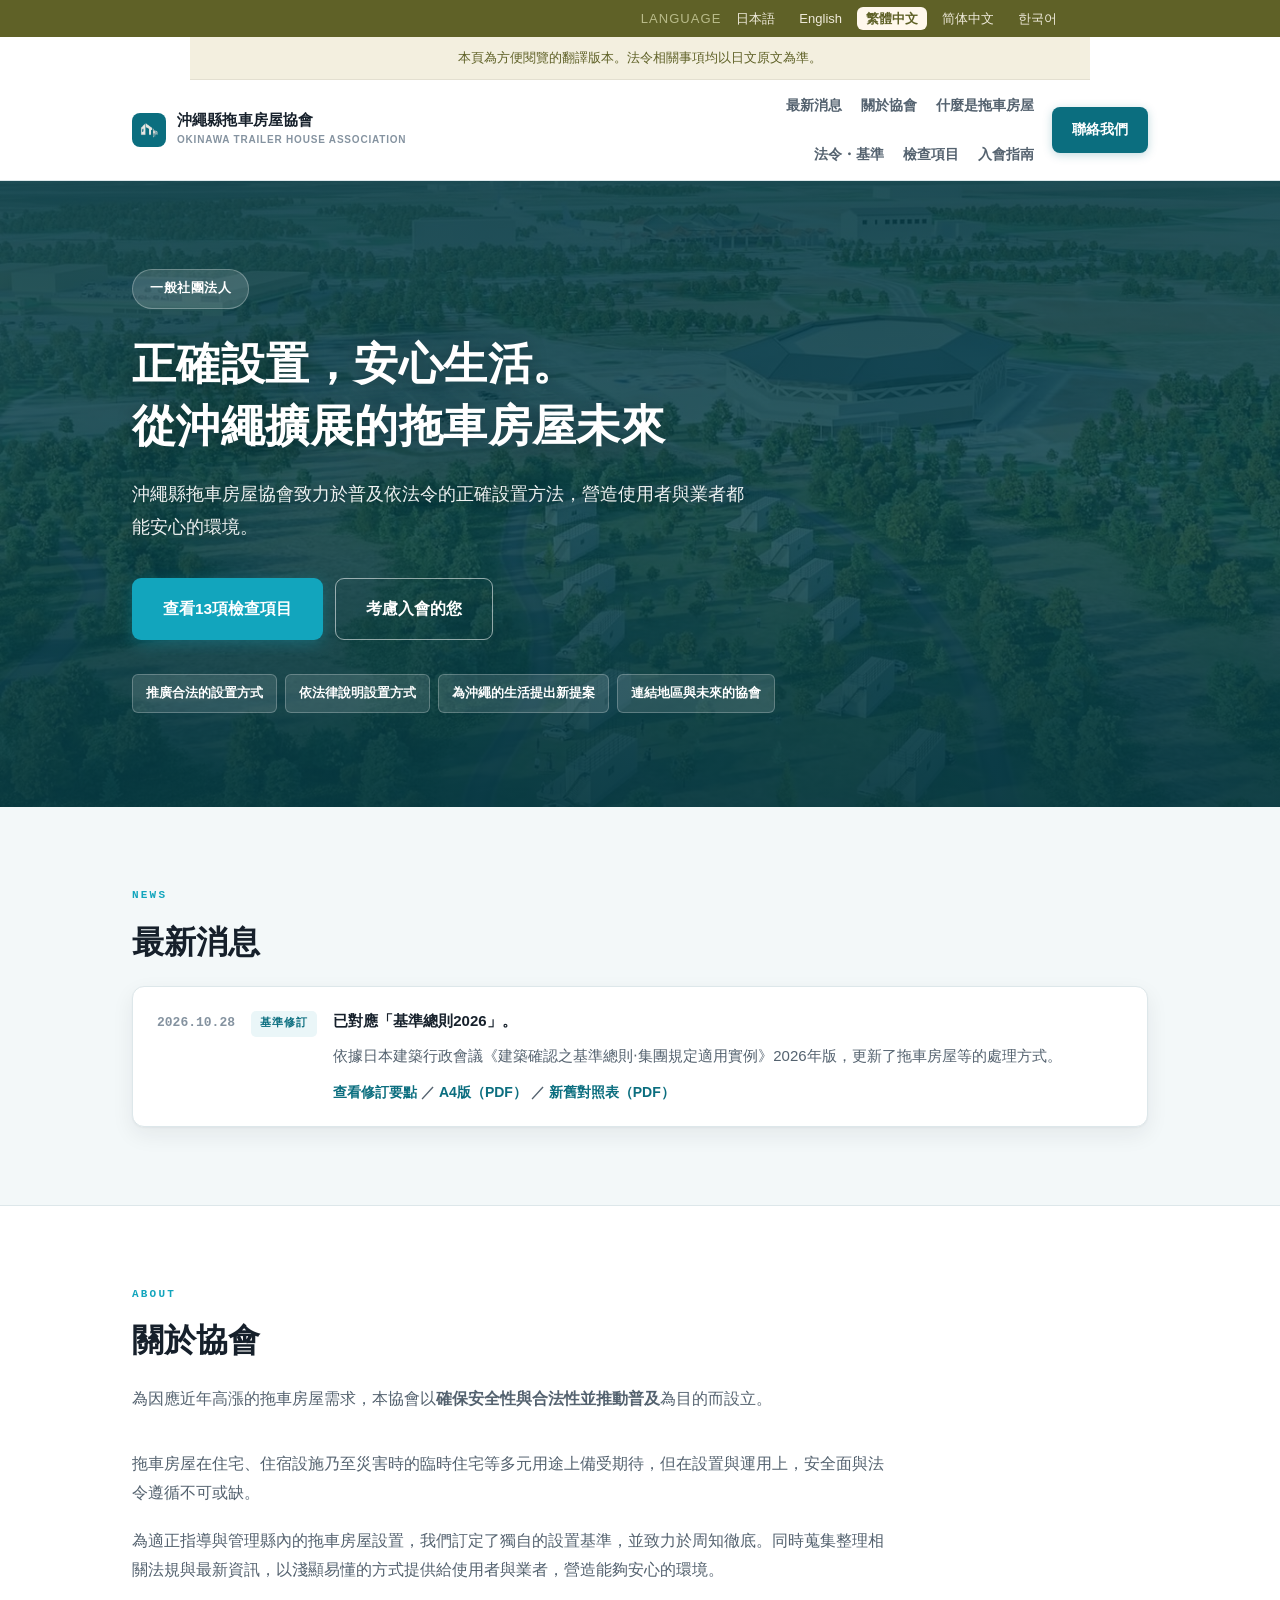
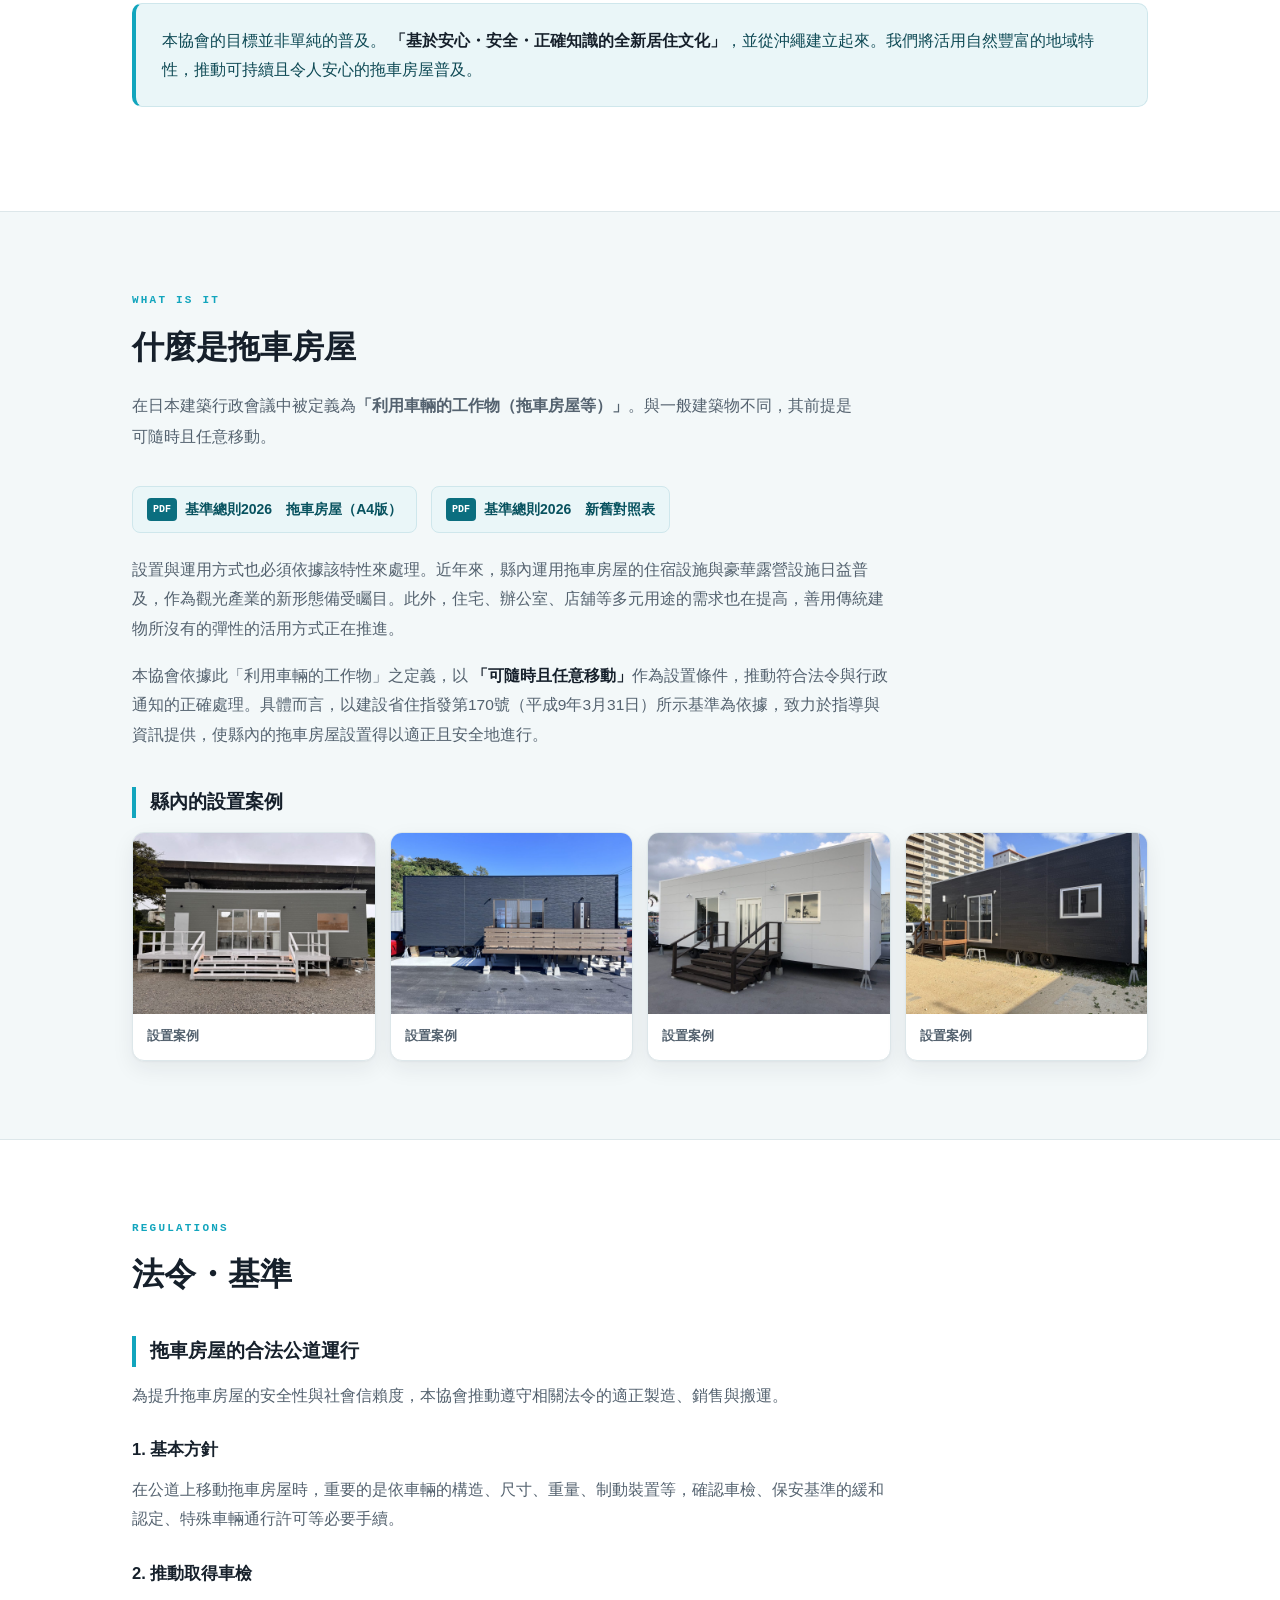
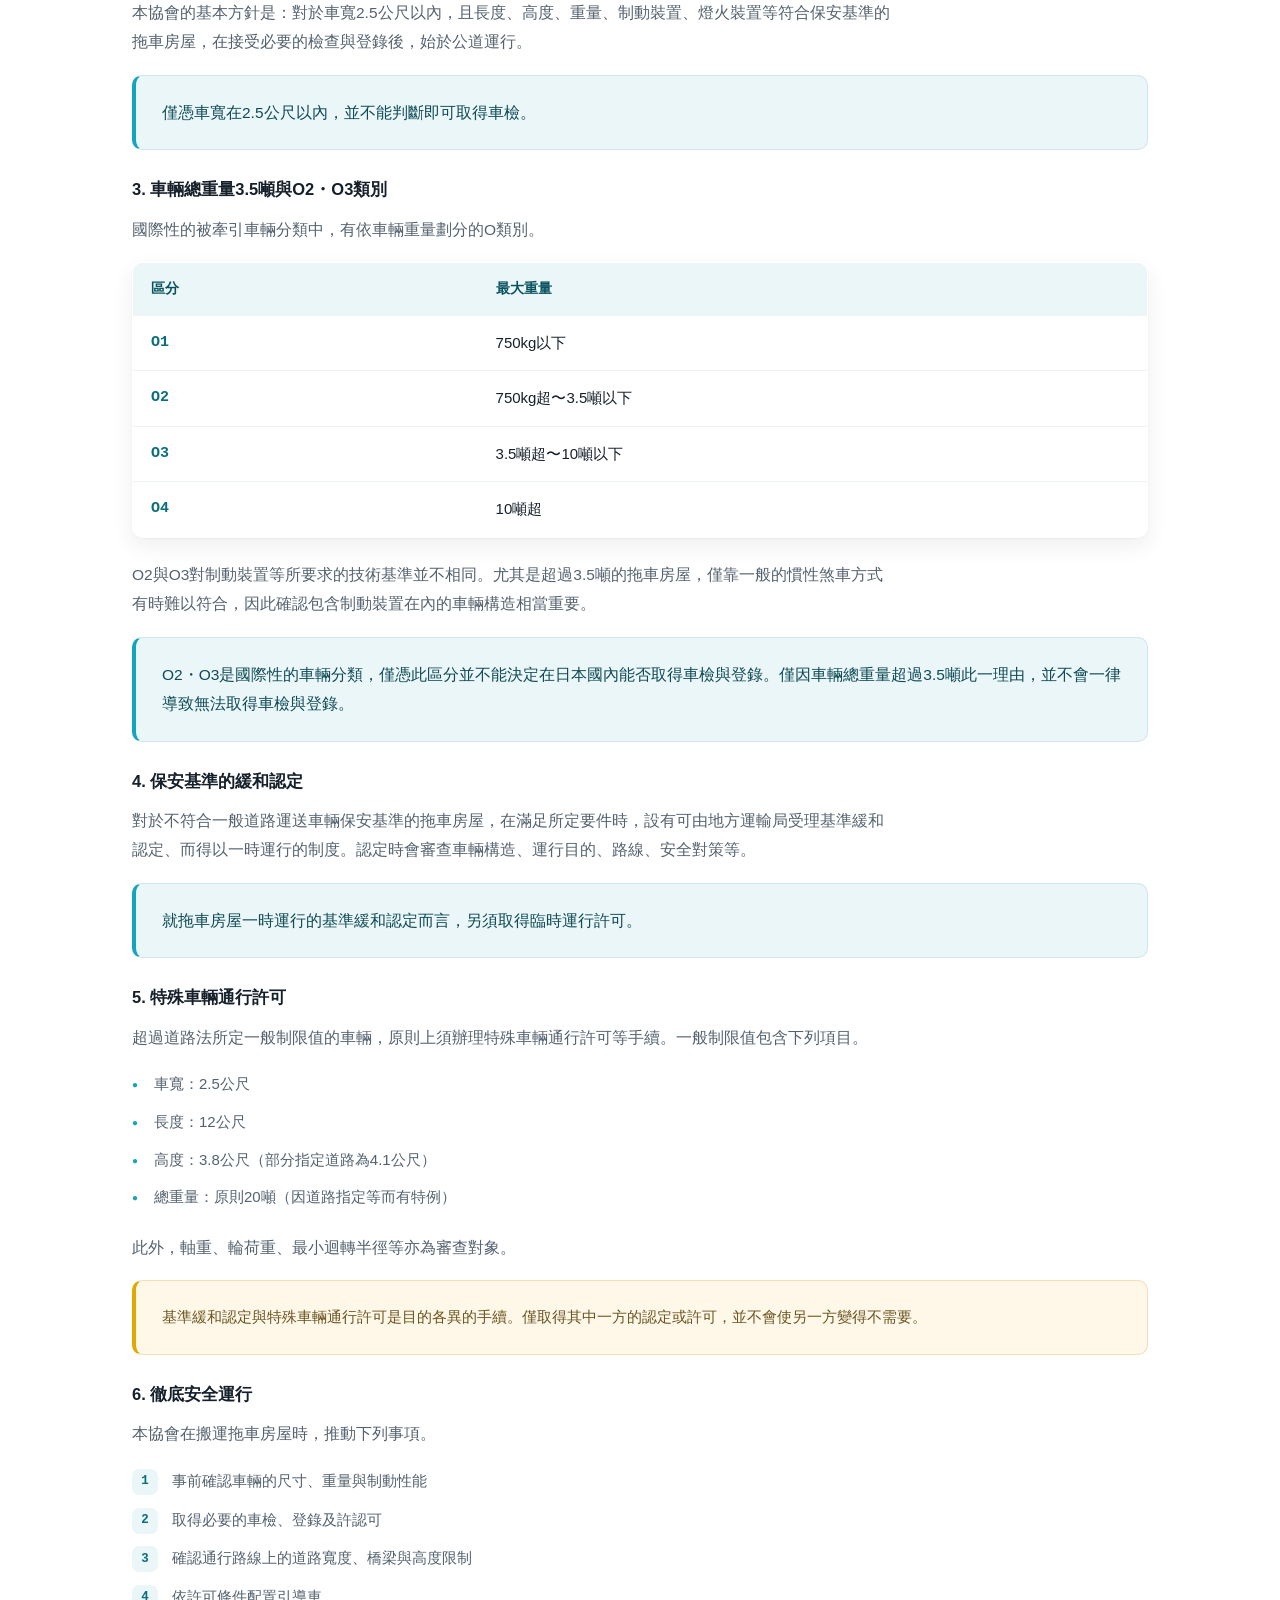
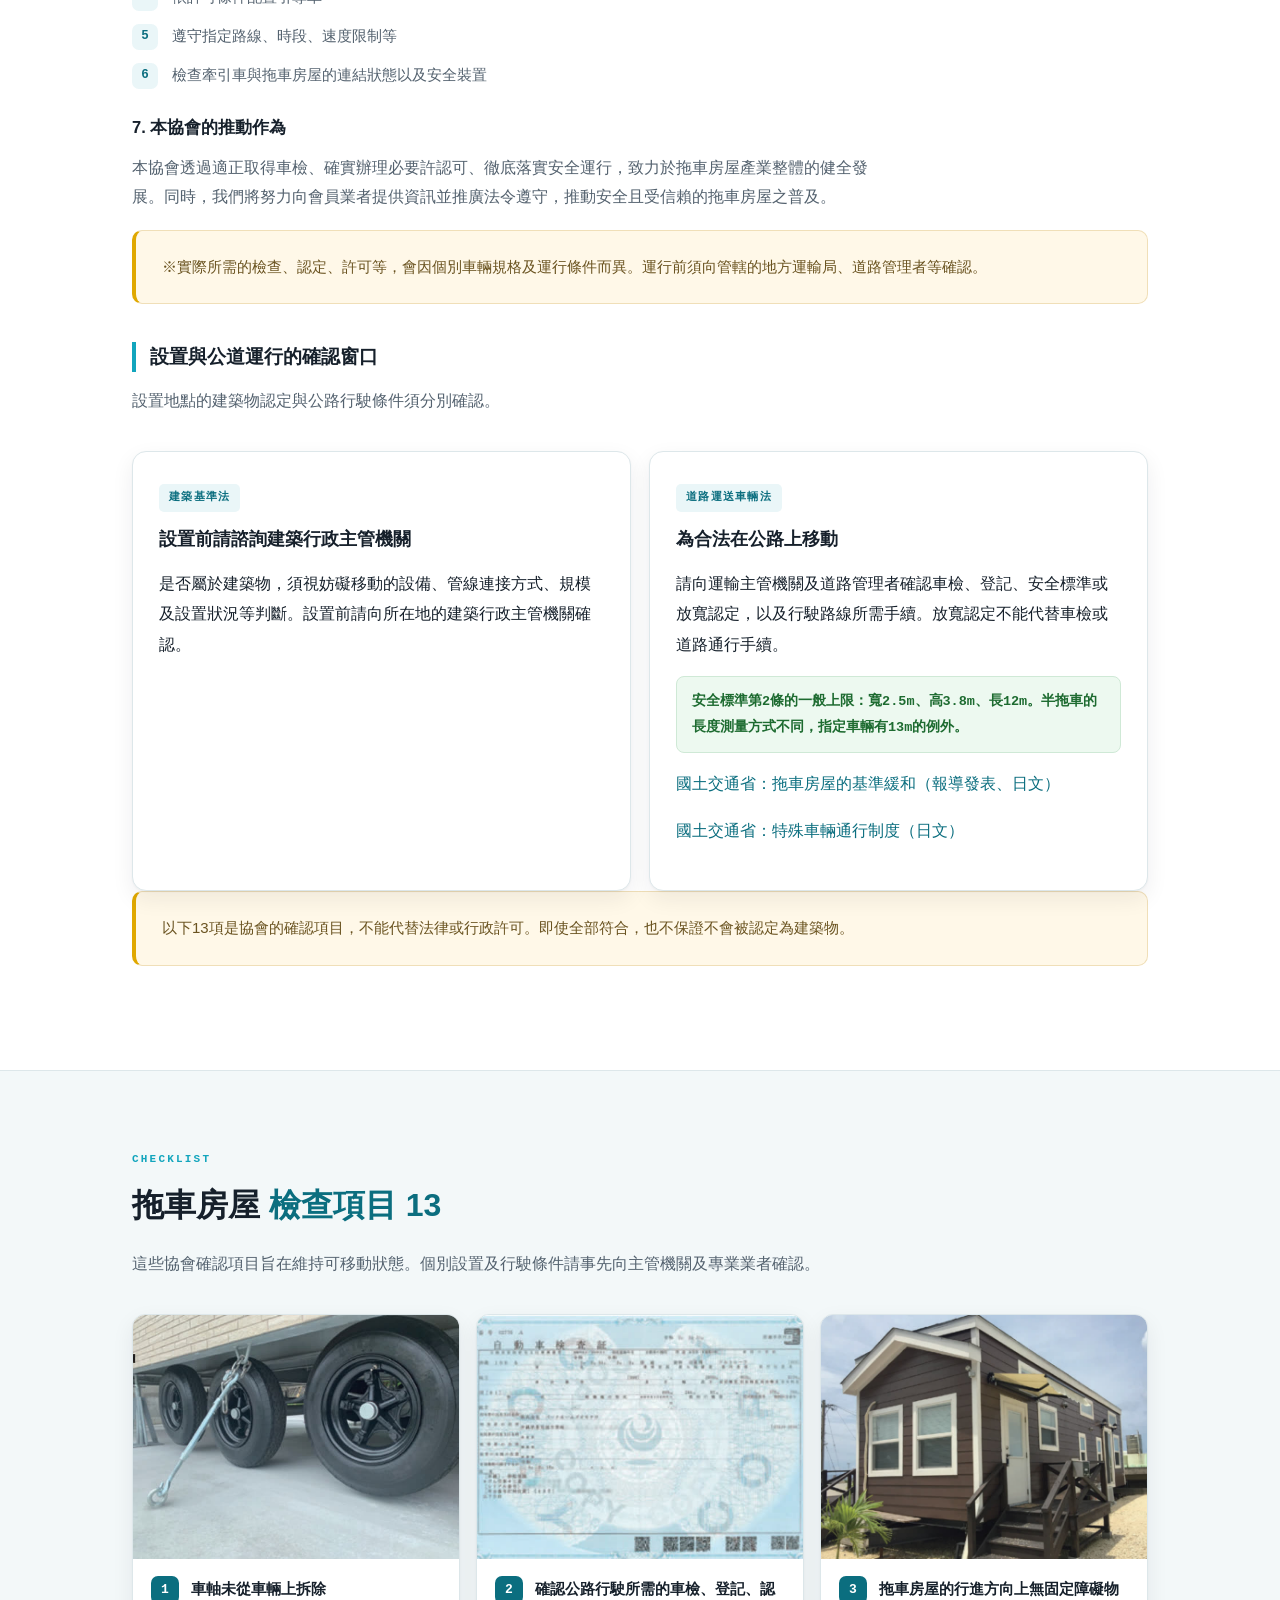
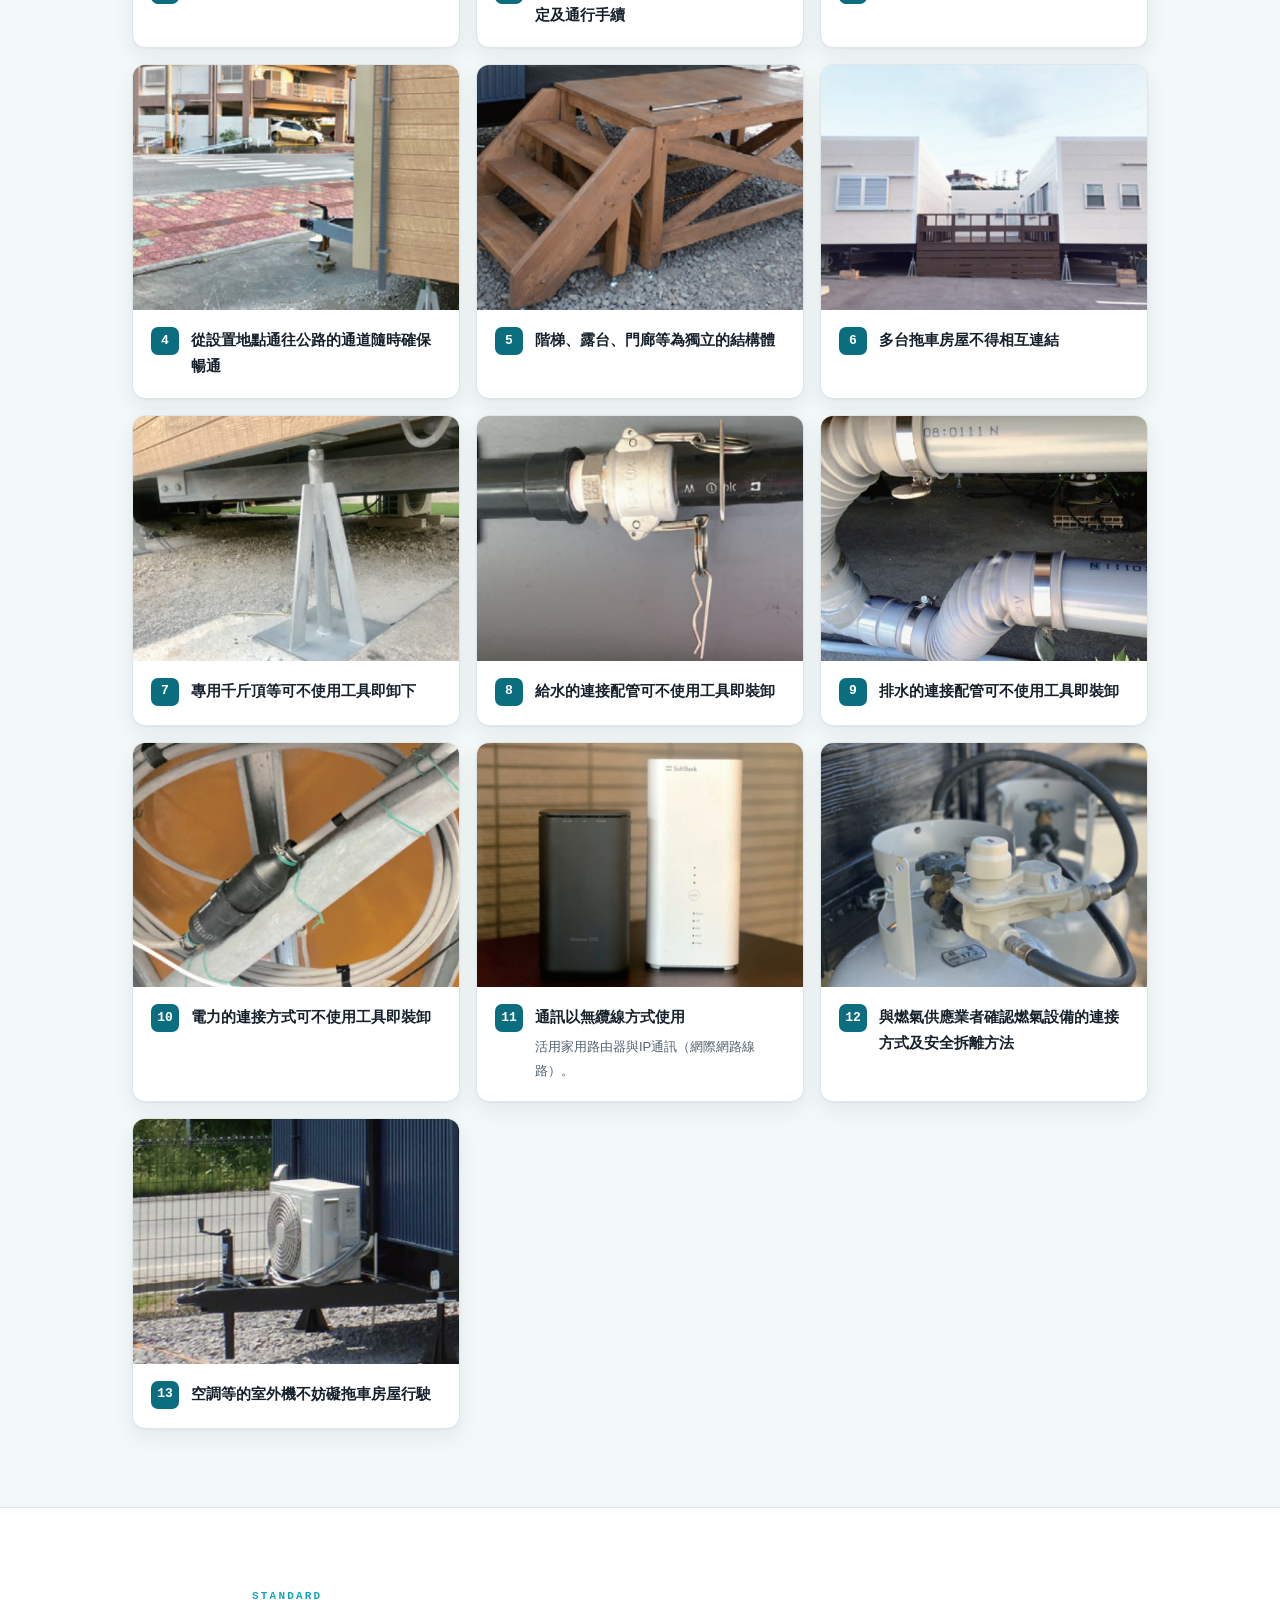
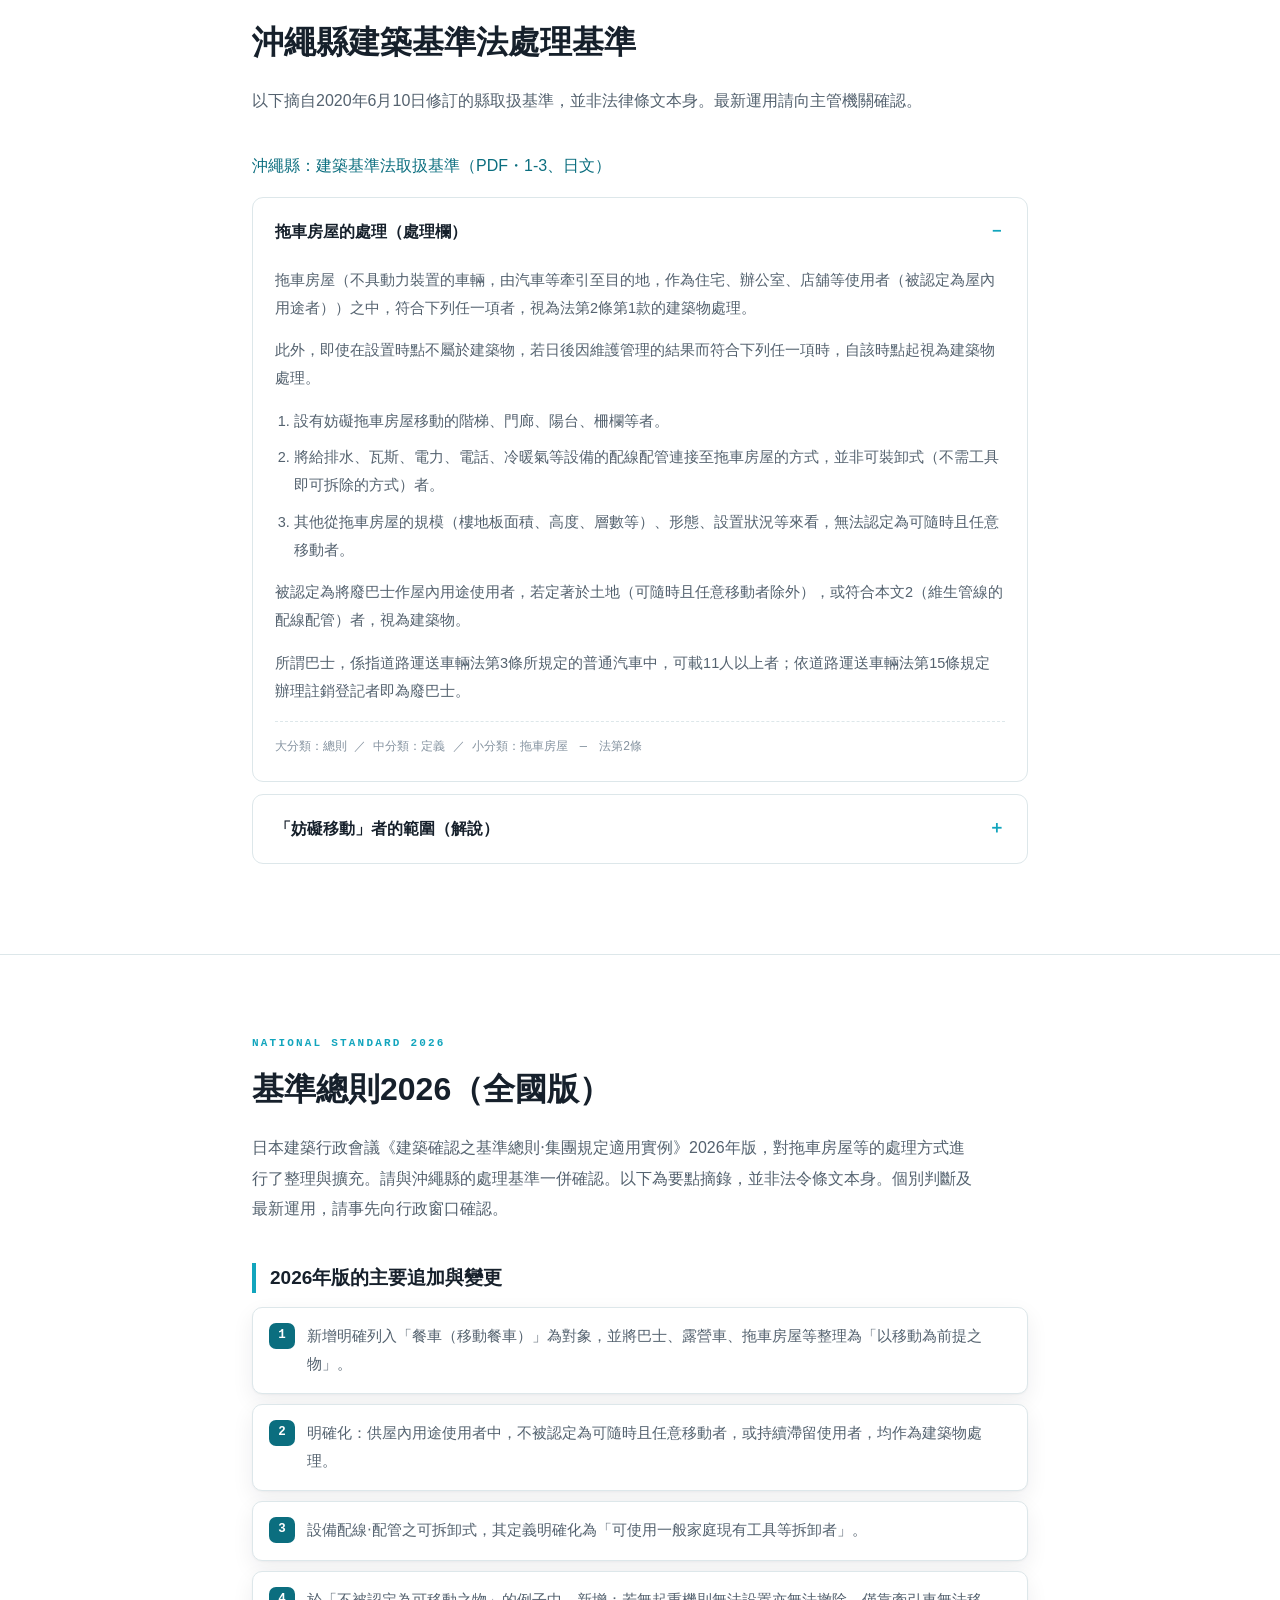
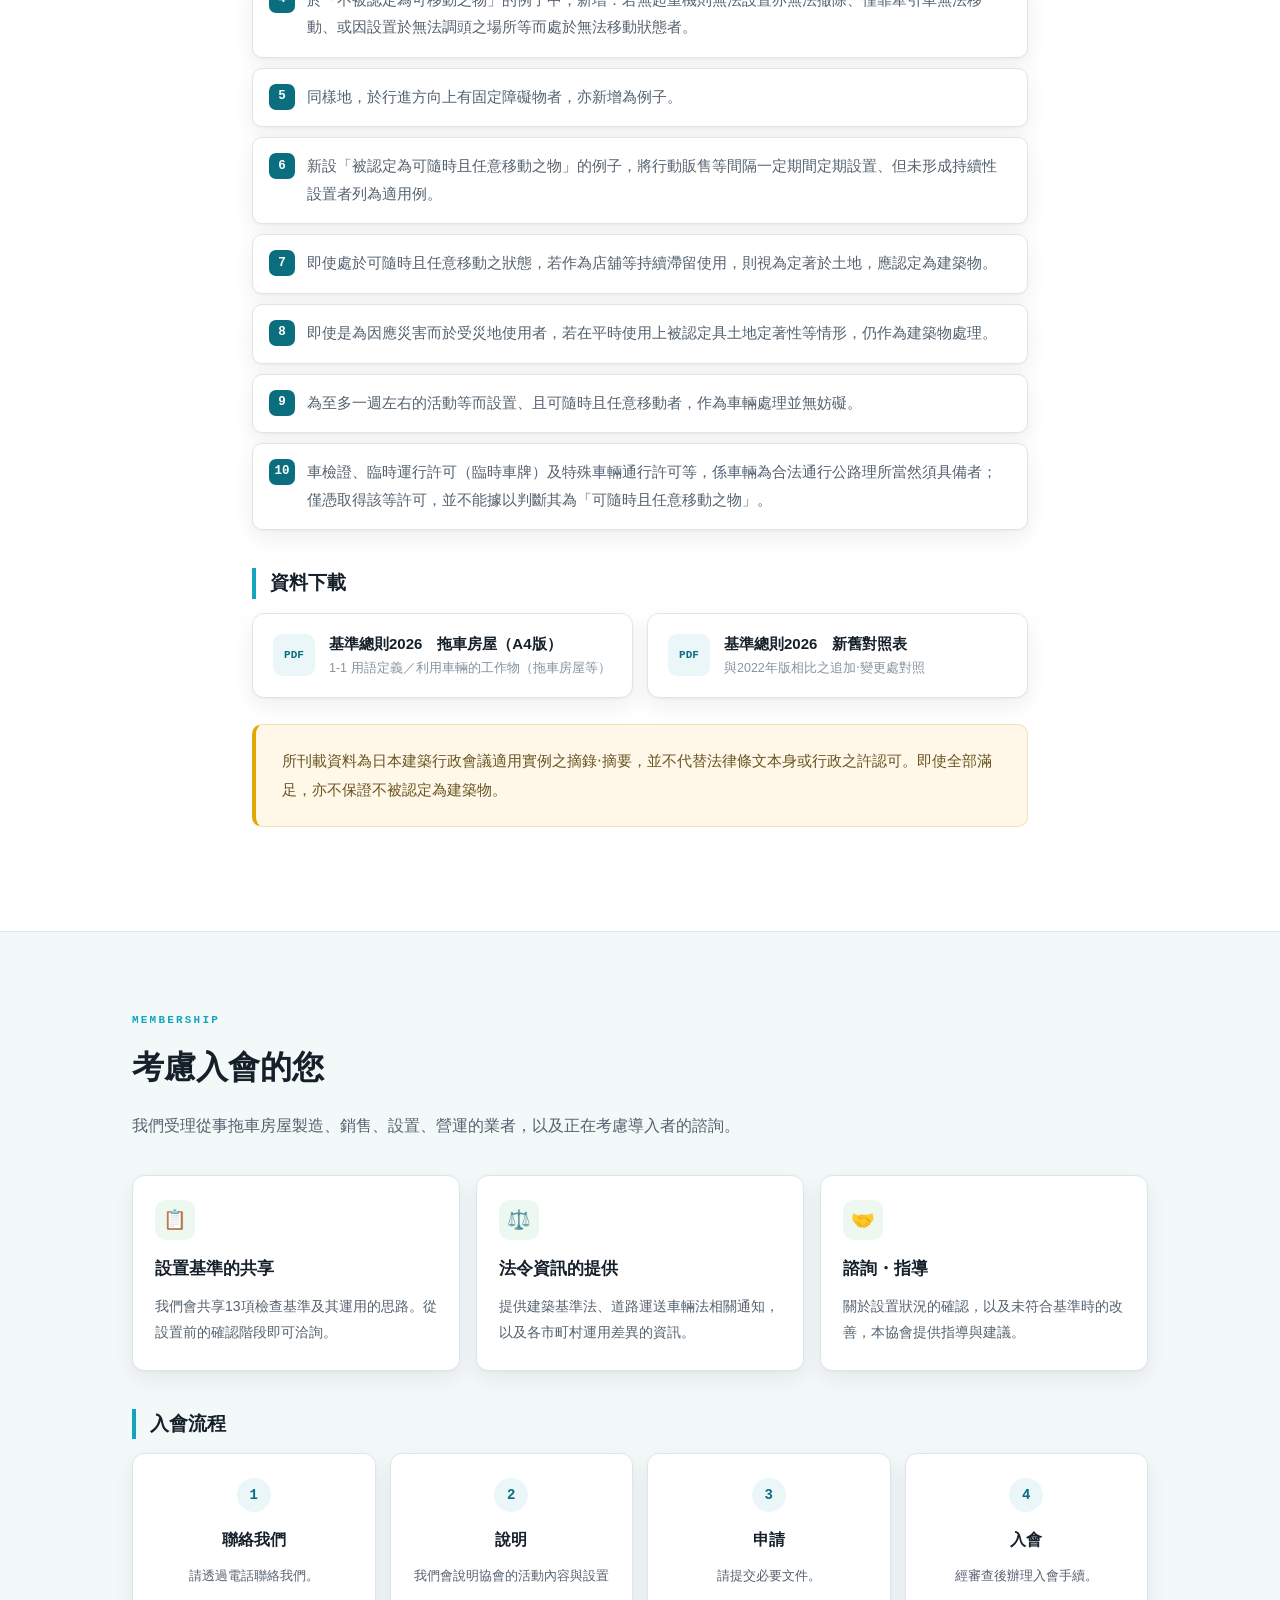
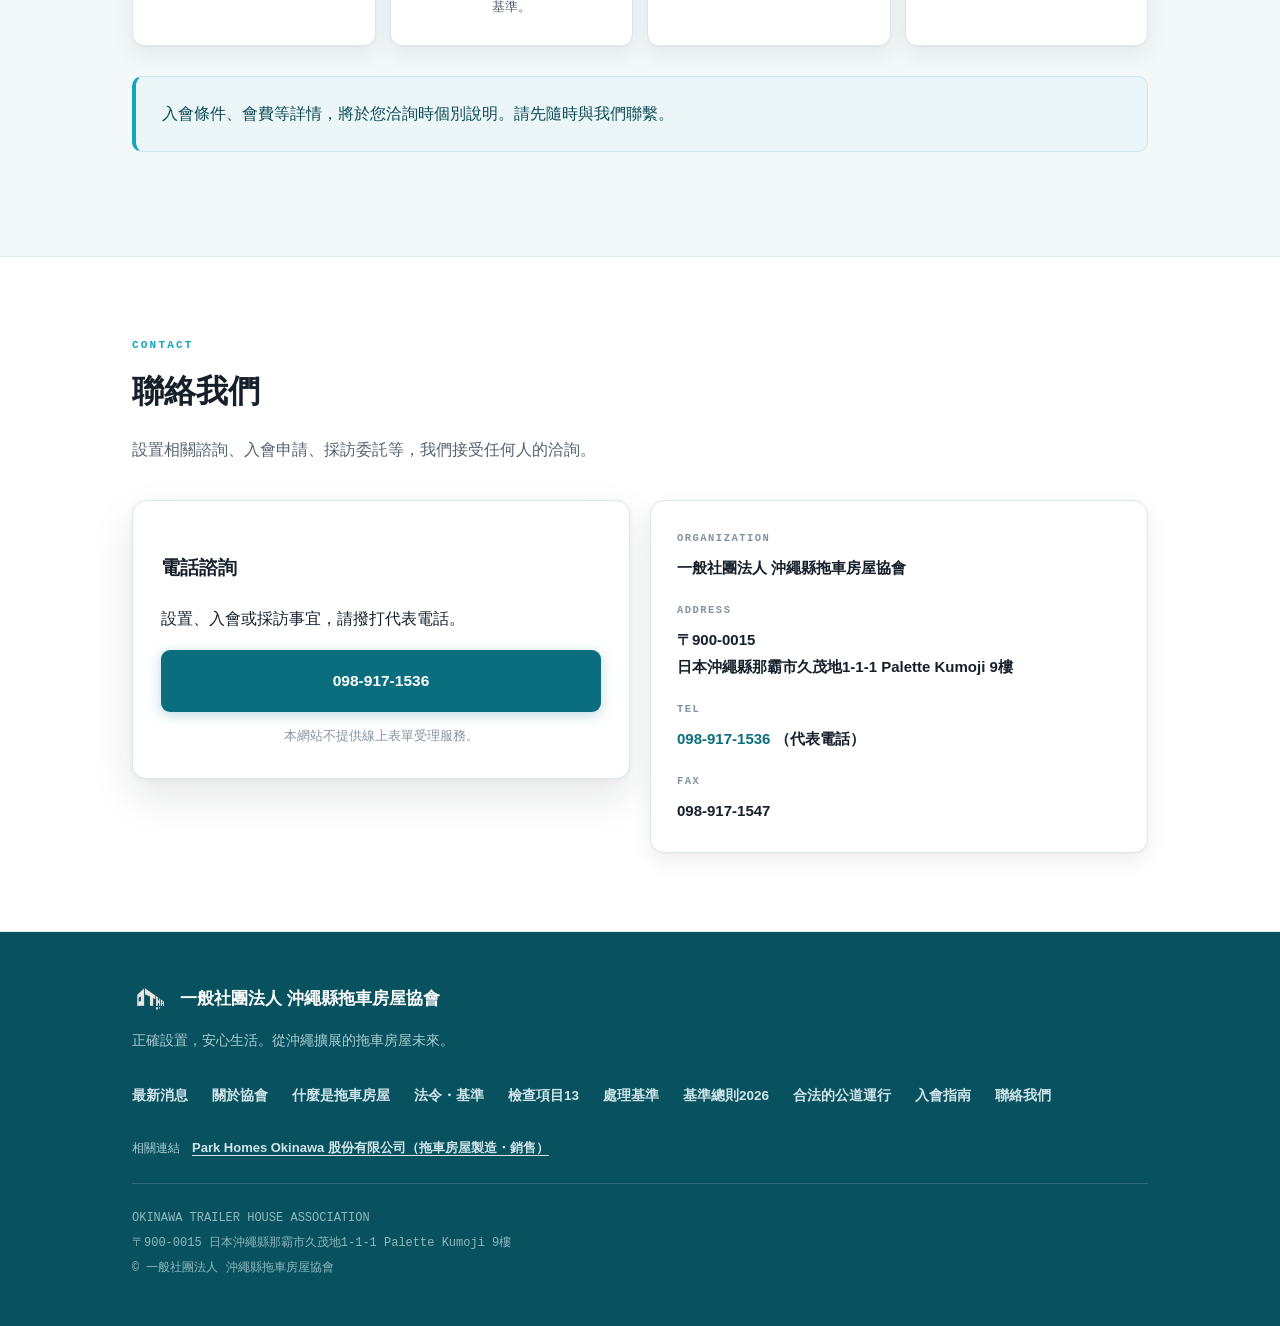
<file: zh-Hant/index.html>
<!DOCTYPE html>
<html lang="zh-Hant">
<head>
<meta charset="UTF-8">
<meta name="viewport" content="width=device-width,initial-scale=1.0">
<title>一般社團法人 沖繩縣拖車房屋協會 — 正確設置，安心生活。</title>
<meta name="description" content="沖繩縣拖車房屋協會是致力於普及依法令的正確設置方法的一般社團法人。公開建築基準法上的處理、公路移動的要件，以及13項檢查基準。">
<meta property="og:title" content="一般社團法人 沖繩縣拖車房屋協會">
<meta property="og:description" content="正確設置，安心生活。從沖繩擴展的拖車房屋未來。">
<meta property="og:type" content="website">
<script type="application/ld+json">
{"@context": "https://schema.org", "@type": "NGO", "@id": "https://trailer-okinawa.jp/#organization", "name": "一般社團法人 沖繩縣拖車房屋協會", "alternateName": "OKINAWA TRAILER HOUSE ASSOCIATION", "url": "https://trailer-okinawa.jp/", "logo": "https://trailer-okinawa.jp/assets/img/logo.png", "description": "沖繩縣拖車房屋協會是致力於普及依法令的正確設置方法的一般社團法人。公開建築基準法上的處理、公路移動的要件，以及13項檢查基準。", "telephone": "098-917-1536", "faxNumber": "098-917-1547", "address": {"@type": "PostalAddress", "streetAddress": "久茂地1-1-1 Palette Kumoji 9樓", "addressLocality": "那霸市", "addressRegion": "沖繩縣", "postalCode": "900-0015", "addressCountry": "JP"}, "areaServed": "沖繩縣"}
</script>
<script type="application/ld+json">
{"@context": "https://schema.org", "@type": "WebSite", "@id": "https://trailer-okinawa.jp/#website", "name": "一般社團法人 沖繩縣拖車房屋協會", "url": "https://trailer-okinawa.jp/", "inLanguage": "zh-Hant", "publisher": {"@id": "https://trailer-okinawa.jp/#organization"}}
</script>
<meta property="og:image" content="https://trailer-okinawa.jp/assets/img/hero-aerial.jpg">
<link rel="stylesheet" href="/assets/site.css">


<!--i18n:alt:start-->
<link rel="canonical" href="https://trailer-okinawa.jp/zh-Hant/">
<link rel="alternate" hreflang="ja" href="https://trailer-okinawa.jp/">
<link rel="alternate" hreflang="en" href="https://trailer-okinawa.jp/en/">
<link rel="alternate" hreflang="zh-Hant" href="https://trailer-okinawa.jp/zh-Hant/">
<link rel="alternate" hreflang="zh-Hans" href="https://trailer-okinawa.jp/zh-Hans/">
<link rel="alternate" hreflang="ko" href="https://trailer-okinawa.jp/ko/">
<link rel="alternate" hreflang="x-default" href="https://trailer-okinawa.jp/">
<meta property="og:locale" content="zh_TW">
<meta property="og:locale:alternate" content="ja_JP">
<meta property="og:locale:alternate" content="en_US">
<meta property="og:locale:alternate" content="zh_CN">
<meta property="og:locale:alternate" content="ko_KR">
<!--i18n:alt:end-->
</head>
<body>
<!--i18n:bar:start-->
<style>.pkw-langbar{background:#5f6127;font-size:13px;line-height:1;font-family:'Noto Sans JP','Hiragino Kaku Gothic ProN','Meiryo',sans-serif}.pkw-langbar ul{max-width:900px;margin:0 auto;padding:7px 24px;display:flex;gap:6px;justify-content:flex-end;align-items:center;list-style:none;flex-wrap:wrap}.pkw-langbar li{margin:0}.pkw-langbar a{color:#efeada;text-decoration:none;padding:5px 9px;border-radius:6px;display:block}.pkw-langbar a:hover{background:rgba(255,255,255,.16);color:#fff}.pkw-langbar [aria-current=true]{background:#fff8ed;color:#5f6127;font-weight:700}.pkw-langbar .pkw-lb-label{color:#b9bb8a;letter-spacing:.08em;padding:5px 0}@media(max-width:600px){.pkw-langbar ul{justify-content:center;padding:6px 12px}}</style>
<nav class="pkw-langbar" aria-label="Language">
<ul>
<li class="pkw-lb-label" aria-hidden="true">LANGUAGE</li>
<li><a href="/" hreflang="ja" lang="ja">日本語</a></li>
<li><a href="/en/" hreflang="en" lang="en">English</a></li>
<li><a href="/zh-Hant/" hreflang="zh-Hant" lang="zh-Hant" aria-current="true">繁體中文</a></li>
<li><a href="/zh-Hans/" hreflang="zh-Hans" lang="zh-Hans">简体中文</a></li>
<li><a href="/ko/" hreflang="ko" lang="ko">한국어</a></li>
</ul>
</nav>
<style>.pkw-tr-notice{background:#f3efdf;border-bottom:1px solid #e3dfd0;color:#5f6127;font-family:'Noto Sans JP',system-ui,sans-serif;font-size:13px;line-height:1.7;max-width:900px;margin:0 auto;padding:10px 24px;text-align:center}</style>
<p class="pkw-tr-notice" lang="zh-Hant">本頁為方便閱覽的翻譯版本。法令相關事項均以日文原文為準。</p>
<!--i18n:bar:end-->

<!-- ============ NAV ============ -->
<nav class="nav">
  <div class="wrap">
    <a href="#top" class="brand">
      <span class="bmark"><img src="/assets/img/logo.png" alt=""></span>
      <span class="btxt"><b>沖繩縣拖車房屋協會</b><span>OKINAWA TRAILER HOUSE ASSOCIATION</span></span>
    </a>
    <ul>
      <li><a href="#news">最新消息</a></li>
      <li><a href="#about">關於協會</a></li>
      <li><a href="#what">什麼是拖車房屋</a></li>
      <li><a href="#rules">法令・基準</a></li>
      <li><a href="#checklist">檢查項目</a></li>
      <li><a href="#join">入會指南</a></li>
    </ul>
    <a class="navcta" href="#contact">聯絡我們</a>
  </div>
</nav>

<!-- ============ HERO ============ -->
<header class="hero" id="top">
  <img class="bg" src="/assets/img/hero-aerial.jpg" alt="" aria-hidden="true">
  <div class="wrap">
    <span class="kanban">一般社團法人</span>
    <h1>正確設置，安心生活。<br>從沖繩擴展的拖車房屋未來</h1>
    <p class="lede">
      沖繩縣拖車房屋協會致力於普及依法令的正確設置方法，營造使用者與業者都能安心的環境。
    </p>
    <div class="cta">
      <a class="btn btn-main" href="#checklist">查看13項檢查項目</a>
      <a class="btn btn-line" href="#join">考慮入會的您</a>
    </div>
    <ul class="pills">
      <li>推廣合法的設置方式</li>
      <li>依法律說明設置方式</li>
      <li>為沖繩的生活提出新提案</li>
      <li>連結地區與未來的協會</li>
    </ul>
  </div>
</header>

<!-- ============ 新着・お知らせ ============ -->
<section class="soft" id="news">
  <div class="wrap">
    <p class="kicker">News</p>
    <h2>最新消息</h2>
    <ul class="news">
      <li>
        <time datetime="2026-10-28">2026.10.28</time>
        <span class="tag-n">基準修訂</span>
        <div class="nx">
          <p><strong>已對應「基準總則2026」。</strong></p>
          <p>依據日本建築行政會議《建築確認之基準總則‧集團規定適用實例》2026年版，更新了拖車房屋等的處理方式。</p>
          <p class="links"><a href="#guideline2026">查看修訂要點</a> ／ <a href="/assets/docs/kijun-sousoku-2026-trailerhouse.pdf" target="_blank" rel="noopener">A4版（PDF）</a> ／ <a href="/assets/docs/kijun-sousoku-2026-shinkyu-hikaku.pdf" target="_blank" rel="noopener">新舊對照表（PDF）</a></p>
        </div>
      </li>
    </ul>
  </div>
</section>

<!-- ============ 協会について ============ -->
<section id="about">
  <div class="wrap">
    <p class="kicker">About</p>
    <h2>關於協會</h2>
    <p class="lead">
      為因應近年高漲的拖車房屋需求，本協會以<strong>確保安全性與合法性並推動普及</strong>為目的而設立。
    </p>
    <p class="body">
      拖車房屋在住宅、住宿設施乃至災害時的臨時住宅等多元用途上備受期待，但在設置與運用上，安全面與法令遵循不可或缺。
    </p>
    <p class="body">
      為適正指導與管理縣內的拖車房屋設置，我們訂定了獨自的設置基準，並致力於周知徹底。同時蒐集整理相關法規與最新資訊，以淺顯易懂的方式提供給使用者與業者，營造能夠安心的環境。
    </p>
    <div class="note">
      <p>
        本協會的目標並非單純的普及。
        <strong>「基於安心・安全・正確知識的全新居住文化」</strong>，並從沖繩建立起來。我們將活用自然豐富的地域特性，推動可持續且令人安心的拖車房屋普及。
      </p>
    </div>
  </div>
</section>

<!-- ============ トレーラーハウスとは ============ -->
<section class="soft" id="what">
  <div class="wrap">
    <p class="kicker">What is it</p>
    <h2>什麼是拖車房屋</h2>
    <p class="lead">
      在日本建築行政會議中被定義為<strong>「利用車輛的工作物（拖車房屋等）」</strong>。與一般建築物不同，其前提是可隨時且任意移動。
    </p>
    <p class="doclinks"><a href="/assets/docs/kijun-sousoku-2026-trailerhouse.pdf" target="_blank" rel="noopener">基準總則2026　拖車房屋（A4版）</a><a href="/assets/docs/kijun-sousoku-2026-shinkyu-hikaku.pdf" target="_blank" rel="noopener">基準總則2026　新舊對照表</a></p>
    <p class="body">
      設置與運用方式也必須依據該特性來處理。近年來，縣內運用拖車房屋的住宿設施與豪華露營設施日益普及，作為觀光產業的新形態備受矚目。此外，住宅、辦公室、店舖等多元用途的需求也在提高，善用傳統建物所沒有的彈性的活用方式正在推進。
    </p>
    <p class="body">
      本協會依據此「利用車輛的工作物」之定義，以
      <strong>「可隨時且任意移動」</strong>作為設置條件，推動符合法令與行政通知的正確處理。具體而言，以建設省住指發第170號（平成9年3月31日）所示基準為依據，致力於指導與資訊提供，使縣內的拖車房屋設置得以適正且安全地進行。
    </p>

    <h3 class="sub">縣內的設置案例</h3>
    <div class="gallery">
      <figure><img src="/assets/img/case-01.jpg" alt="已設置的拖車房屋"><figcaption>設置案例</figcaption></figure>
      <figure><img src="/assets/img/case-02.jpg" alt="已設置的拖車房屋"><figcaption>設置案例</figcaption></figure>
      <figure><img src="/assets/img/case-03.jpg" alt="已設置的拖車房屋"><figcaption>設置案例</figcaption></figure>
      <figure><img src="/assets/img/case-04.jpg" alt="已設置的拖車房屋"><figcaption>設置案例</figcaption></figure>
    </div>
  </div>
</section>

<!-- ============ 法令・基準 ============ -->
<section id="rules">
  <div class="wrap">
    <p class="kicker">Regulations</p>
    <h2>法令・基準</h2>

    <!-- 適法な公道運行について（法令・基準の冒頭に掲載） -->
    <h3 class="sub" id="roadops">拖車房屋的合法公道運行</h3>
    <p class="body">為提升拖車房屋的安全性與社會信賴度，本協會推動遵守相關法令的適正製造、銷售與搬運。</p>

    <h4 class="subn">1. 基本方針</h4>
    <p class="body">在公道上移動拖車房屋時，重要的是依車輛的構造、尺寸、重量、制動裝置等，確認車檢、保安基準的緩和認定、特殊車輛通行許可等必要手續。</p>

    <h4 class="subn">2. 推動取得車檢</h4>
    <p class="body">本協會的基本方針是：對於車寬2.5公尺以內，且長度、高度、重量、制動裝置、燈火裝置等符合保安基準的拖車房屋，在接受必要的檢查與登錄後，始於公道運行。</p>
    <div class="note"><p>僅憑車寬在2.5公尺以內，並不能判斷即可取得車檢。</p></div>

    <h4 class="subn">3. 車輛總重量3.5噸與O2・O3類別</h4>
    <p class="body">國際性的被牽引車輛分類中，有依車輛重量劃分的O類別。</p>
    <table class="otbl">
      <thead><tr><th>區分</th><th>最大重量</th></tr></thead>
      <tbody>
        <tr><td>O1</td><td>750kg以下</td></tr>
        <tr><td>O2</td><td>750kg超〜3.5噸以下</td></tr>
        <tr><td>O3</td><td>3.5噸超〜10噸以下</td></tr>
        <tr><td>O4</td><td>10噸超</td></tr>
      </tbody>
    </table>
    <p class="body">O2與O3對制動裝置等所要求的技術基準並不相同。尤其是超過3.5噸的拖車房屋，僅靠一般的慣性煞車方式有時難以符合，因此確認包含制動裝置在內的車輛構造相當重要。</p>
    <div class="note"><p>O2・O3是國際性的車輛分類，僅憑此區分並不能決定在日本國內能否取得車檢與登錄。僅因車輛總重量超過3.5噸此一理由，並不會一律導致無法取得車檢與登錄。</p></div>

    <h4 class="subn">4. 保安基準的緩和認定</h4>
    <p class="body">對於不符合一般道路運送車輛保安基準的拖車房屋，在滿足所定要件時，設有可由地方運輸局受理基準緩和認定、而得以一時運行的制度。認定時會審查車輛構造、運行目的、路線、安全對策等。</p>
    <div class="note"><p>就拖車房屋一時運行的基準緩和認定而言，另須取得臨時運行許可。</p></div>

    <h4 class="subn">5. 特殊車輛通行許可</h4>
    <p class="body">超過道路法所定一般制限值的車輛，原則上須辦理特殊車輛通行許可等手續。一般制限值包含下列項目。</p>
    <ul class="plist">
      <li>車寬：2.5公尺</li>
      <li>長度：12公尺</li>
      <li>高度：3.8公尺（部分指定道路為4.1公尺）</li>
      <li>總重量：原則20噸（因道路指定等而有特例）</li>
    </ul>
    <p class="body">此外，軸重、輪荷重、最小迴轉半徑等亦為審查對象。</p>
    <div class="warn"><p>基準緩和認定與特殊車輛通行許可是目的各異的手續。僅取得其中一方的認定或許可，並不會使另一方變得不需要。</p></div>

    <h4 class="subn">6. 徹底安全運行</h4>
    <p class="body">本協會在搬運拖車房屋時，推動下列事項。</p>
    <ol class="plist-n">
      <li>事前確認車輛的尺寸、重量與制動性能</li>
      <li>取得必要的車檢、登錄及許認可</li>
      <li>確認通行路線上的道路寬度、橋梁與高度限制</li>
      <li>依許可條件配置引導車</li>
      <li>遵守指定路線、時段、速度限制等</li>
      <li>檢查牽引車與拖車房屋的連結狀態以及安全裝置</li>
    </ol>

    <h4 class="subn">7. 本協會的推動作為</h4>
    <p class="body">本協會透過適正取得車檢、確實辦理必要許認可、徹底落實安全運行，致力於拖車房屋產業整體的健全發展。同時，我們將努力向會員業者提供資訊並推廣法令遵守，推動安全且受信賴的拖車房屋之普及。</p>

    <div class="warn"><p>※實際所需的檢查、認定、許可等，會因個別車輛規格及運行條件而異。運行前須向管轄的地方運輸局、道路管理者等確認。</p></div>

    <h3 class="sub">設置與公道運行的確認窗口</h3>
    <p class="lead">設置地點的建築物認定與公路行駛條件須分別確認。</p>
    <div class="rules">
      <div class="rule">
        <span class="tag">建築基準法</span>
        <h4>設置前請諮詢建築行政主管機關</h4>
        <p>是否屬於建築物，須視妨礙移動的設備、管線連接方式、規模及設置狀況等判斷。設置前請向所在地的建築行政主管機關確認。</p>
      </div>
      <div class="rule">
        <span class="tag">道路運送車輛法</span>
        <h4>為合法在公路上移動</h4>
        <p>請向運輸主管機關及道路管理者確認車檢、登記、安全標準或放寬認定，以及行駛路線所需手續。放寬認定不能代替車檢或道路通行手續。</p>
        <p class="spec">安全標準第2條的一般上限：寬2.5m、高3.8m、長12m。半拖車的長度測量方式不同，指定車輛有13m的例外。</p>
        <p><a href="https://www.mlit.go.jp/report/press/jidosha07_hh_000118.html" target="_blank" rel="noopener">國土交通省：拖車房屋的基準緩和（報導發表、日文）</a></p>
        <p><a href="https://www.mlit.go.jp/road/tokusya/" target="_blank" rel="noopener">國土交通省：特殊車輛通行制度（日文）</a></p>
      </div>
    </div>
    <div class="warn">
      <p>以下13項是協會的確認項目，不能代替法律或行政許可。即使全部符合，也不保證不會被認定為建築物。</p>
    </div>
  </div>
</section>

<!-- ============ 検査項目 ============ -->
<section class="soft" id="checklist">
  <div class="wrap">
    <p class="kicker">Checklist</p>
    <h2>拖車房屋 <em>檢查項目 13</em></h2>
    <p class="lead">
      這些協會確認項目旨在維持可移動狀態。個別設置及行駛條件請事先向主管機關及專業業者確認。
    </p>
    <div class="checks">

      <div class="check">
        <img class="ph" src="/assets/img/chk01-axle.jpg" alt="裝有車軸狀態的輪胎">
        <div class="bd"><span class="no">1</span>
          <p>車軸未從車輛上拆除</p></div>
      </div>

      <div class="check">
        <img class="ph" src="/assets/img/chk02-shaken.jpg" alt="汽車檢驗證">
        <div class="bd"><span class="no">2</span>
          <p>確認公路行駛所需的車檢、登記、認定及通行手續</p></div>
      </div>

      <div class="check">
        <img class="ph" src="/assets/img/chk03-front.jpg" alt="行進方向上無障礙物的設置狀態">
        <div class="bd"><span class="no">3</span>
          <p>拖車房屋的行進方向上無固定障礙物</p></div>
      </div>

      <div class="check">
        <img class="ph" src="/assets/img/chk04-path.jpg" alt="從設置地點通往公路的通道">
        <div class="bd"><span class="no">4</span>
          <p>從設置地點通往公路的通道隨時確保暢通</p></div>
      </div>

      <div class="check">
        <img class="ph" src="/assets/img/chk05-stairs.jpg" alt="獨立結構的木製階梯">
        <div class="bd"><span class="no">5</span>
          <p>階梯、露台、門廊等為獨立的結構體</p></div>
      </div>

      <div class="check">
        <img class="ph" src="/assets/img/chk06-separate.jpg" alt="未連結而並排設置的拖車房屋">
        <div class="bd"><span class="no">6</span>
          <p>多台拖車房屋不得相互連結</p></div>
      </div>

      <div class="check">
        <img class="ph" src="/assets/img/chk07-jack.jpg" alt="不需工具即可拆下的專用千斤頂">
        <div class="bd"><span class="no">7</span>
          <p>專用千斤頂等可不使用工具即卸下</p></div>
      </div>

      <div class="check">
        <img class="ph" src="/assets/img/chk08-water.jpg" alt="不需工具即可裝卸的給水配管快接頭">
        <div class="bd"><span class="no">8</span>
          <p>給水的連接配管可不使用工具即裝卸</p></div>
      </div>

      <div class="check">
        <img class="ph" src="/assets/img/chk09-drain.jpg" alt="可裝卸式的排水連接配管">
        <div class="bd"><span class="no">9</span>
          <p>排水的連接配管可不使用工具即裝卸</p></div>
      </div>

      <div class="check">
        <img class="ph" src="/assets/img/chk10-electric.jpg" alt="可裝卸式的電力連接">
        <div class="bd"><span class="no">10</span>
          <p>電力的連接方式可不使用工具即裝卸</p></div>
      </div>

      <div class="check">
        <img class="ph" src="/assets/img/chk11-router.jpg" alt="家用路由器">
        <div class="bd"><span class="no">11</span>
          <p>通訊以無纜線方式使用
            <span>活用家用路由器與IP通訊（網際網路線路）。</span></p></div>
      </div>

      <div class="check">
        <img class="ph" src="/assets/img/chk12-gas.jpg" alt="可裝卸的液化石油氣接續部">
        <div class="bd"><span class="no">12</span>
          <p>與燃氣供應業者確認燃氣設備的連接方式及安全拆離方法</p></div>
      </div>

      <div class="check">
        <img class="ph" src="/assets/img/chk13-aircon.jpg" alt="獨立設置的空調室外機">
        <div class="bd"><span class="no">13</span>
          <p>空調等的室外機不妨礙拖車房屋行駛</p></div>
      </div>

    </div>
  </div>
</section>

<!-- ============ 沖縄県建築基準法取扱基準 ============ -->
<section id="law">
  <div class="wrap-n">
    <p class="kicker">Standard</p>
    <h2>沖繩縣建築基準法處理基準</h2>
    <p class="lead">
      以下摘自2020年6月10日修訂的縣取扱基準，並非法律條文本身。最新運用請向主管機關確認。
    </p>

    <p><a href="https://www.pref.okinawa.jp/_res/projects/default_project/_page_/001/013/382/200610toriatsukaikijyun.pdf">沖繩縣：建築基準法取扱基準（PDF・1-3、日文）</a></p>
    <details class="law" open>
      <summary>拖車房屋的處理（處理欄）</summary>
      <div class="in">
        <p>
          拖車房屋（不具動力裝置的車輛，由汽車等牽引至目的地，作為住宅、辦公室、店舖等使用者（被認定為屋內用途者））之中，符合下列任一項者，視為法第2條第1款的建築物處理。
        </p>
        <p>
          此外，即使在設置時點不屬於建築物，若日後因維護管理的結果而符合下列任一項時，自該時點起視為建築物處理。
        </p>
        <ol>
          <li>設有妨礙拖車房屋移動的階梯、門廊、陽台、柵欄等者。</li>
          <li>將給排水、瓦斯、電力、電話、冷暖氣等設備的配線配管連接至拖車房屋的方式，並非可裝卸式（不需工具即可拆除的方式）者。</li>
          <li>其他從拖車房屋的規模（樓地板面積、高度、層數等）、形態、設置狀況等來看，無法認定為可隨時且任意移動者。</li>
        </ol>
        <p>
          被認定為將廢巴士作屋內用途使用者，若定著於土地（可隨時且任意移動者除外），或符合本文2（維生管線的配線配管）者，視為建築物。
        </p>
        <p>
          所謂巴士，係指道路運送車輛法第3條所規定的普通汽車中，可載11人以上者；依道路運送車輛法第15條規定辦理註銷登記者即為廢巴士。
        </p>
        <p class="src">大分類：總則 ／ 中分類：定義 ／ 小分類：拖車房屋　—　法第2條</p>
      </div>
    </details>

    <details class="law">
      <summary>「妨礙移動」者的範圍（解說）</summary>
      <div class="in">
        <p>本文1中所稱「妨礙移動」者，亦包含下列各項。</p>
        <ol>
          <li>車輪已被拆除者，或雖裝有車輪但未維持在足以行駛的狀態者。</li>
          <li>上部結構由車輪以外之物支撐於地盤上，且該支撐結構體無法輕易拆除者（例如拆除支撐結構體時必須破壞其一部分的情形等）。</li>
          <li>拖車房屋用地內未設有供拖車房屋移動的通道者（該通道須具備可讓拖車無障礙移動的構造（坡度、寬度、路基等），並自拖車房屋位置連續延伸至公路）。</li>
        </ol>
        <p class="src">
          相關：昭和62年 例規第419號<br>
          平成9年 通達第170號<br>
          平成14年 日本建築行政會議基準 總則 P14
        </p>
      </div>
    </details>
  </div>
</section>

<!-- ============ 基準総則2026（全国版） ============ -->
<section id="guideline2026">
  <div class="wrap-n">
    <p class="kicker">National Standard 2026</p>
    <h2>基準總則2026（全國版）</h2>
    <p class="lead">
      日本建築行政會議《建築確認之基準總則‧集團規定適用實例》2026年版，對拖車房屋等的處理方式進行了整理與擴充。請與沖繩縣的處理基準一併確認。以下為要點摘錄，並非法令條文本身。個別判斷及最新運用，請事先向行政窗口確認。
    </p>

    <h3 class="sub">2026年版的主要追加與變更</h3>
    <ol class="points">
      <li>新增明確列入「餐車（移動餐車）」為對象，並將巴士、露營車、拖車房屋等整理為「以移動為前提之物」。</li>
      <li>明確化：供屋內用途使用者中，不被認定為可隨時且任意移動者，或持續滯留使用者，均作為建築物處理。</li>
      <li>設備配線‧配管之可拆卸式，其定義明確化為「可使用一般家庭現有工具等拆卸者」。</li>
      <li>於「不被認定為可移動之物」的例子中，新增：若無起重機則無法設置亦無法撤除、僅靠牽引車無法移動、或因設置於無法調頭之場所等而處於無法移動狀態者。</li>
      <li>同樣地，於行進方向上有固定障礙物者，亦新增為例子。</li>
      <li>新設「被認定為可隨時且任意移動之物」的例子，將行動販售等間隔一定期間定期設置、但未形成持續性設置者列為適用例。</li>
      <li>即使處於可隨時且任意移動之狀態，若作為店舖等持續滯留使用，則視為定著於土地，應認定為建築物。</li>
      <li>即使是為因應災害而於受災地使用者，若在平時使用上被認定具土地定著性等情形，仍作為建築物處理。</li>
      <li>為至多一週左右的活動等而設置、且可隨時且任意移動者，作為車輛處理並無妨礙。</li>
      <li>車檢證、臨時運行許可（臨時車牌）及特殊車輛通行許可等，係車輛為合法通行公路理所當然須具備者；僅憑取得該等許可，並不能據以判斷其為「可隨時且任意移動之物」。</li>
    </ol>

    <h3 class="sub">資料下載</h3>
    <div class="docs">
      <a href="/assets/docs/kijun-sousoku-2026-trailerhouse.pdf" target="_blank" rel="noopener">
        <span class="ic">PDF</span>
        <span class="dx"><b>基準總則2026　拖車房屋（A4版）</b><span>1-1 用語定義／利用車輛的工作物（拖車房屋等）</span></span>
      </a>
      <a href="/assets/docs/kijun-sousoku-2026-shinkyu-hikaku.pdf" target="_blank" rel="noopener">
        <span class="ic">PDF</span>
        <span class="dx"><b>基準總則2026　新舊對照表</b><span>與2022年版相比之追加‧變更處對照</span></span>
      </a>
    </div>

    <div class="warn">
      <p>所刊載資料為日本建築行政會議適用實例之摘錄‧摘要，並不代替法律條文本身或行政之許認可。即使全部滿足，亦不保證不被認定為建築物。</p>
    </div>
  </div>
</section>

<!-- ============ 入会案内 ============ -->
<section class="soft" id="join">
  <div class="wrap">
    <p class="kicker">Membership</p>
    <h2>考慮入會的您</h2>
    <p class="lead">
      我們受理從事拖車房屋製造、銷售、設置、營運的業者，以及正在考慮導入者的諮詢。
    </p>

    <div class="merits">
      <div class="merit">
        <div class="ic">📋</div>
        <h4>設置基準的共享</h4>
        <p>我們會共享13項檢查基準及其運用的思路。從設置前的確認階段即可洽詢。</p>
      </div>
      <div class="merit">
        <div class="ic">⚖️</div>
        <h4>法令資訊的提供</h4>
        <p>提供建築基準法、道路運送車輛法相關通知，以及各市町村運用差異的資訊。</p>
      </div>
      <div class="merit">
        <div class="ic">🤝</div>
        <h4>諮詢・指導</h4>
        <p>關於設置狀況的確認，以及未符合基準時的改善，本協會提供指導與建議。</p>
      </div>
    </div>

    <h3 class="sub">入會流程</h3>
    <ol class="steps">
      <li><b>聯絡我們</b><span>請透過電話聯絡我們。</span></li>
      <li><b>說明</b><span>我們會說明協會的活動內容與設置基準。</span></li>
      <li><b>申請</b><span>請提交必要文件。</span></li>
      <li><b>入會</b><span>經審查後辦理入會手續。</span></li>
    </ol>

    <div class="note">
      <p>
        入會條件、會費等詳情，將於您洽詢時個別說明。請先隨時與我們聯繫。
      </p>
    </div>

  </div>
</section>

<!-- ============ お問い合わせ ============ -->
<section id="contact">
  <div class="wrap">
    <p class="kicker">Contact</p>
    <h2>聯絡我們</h2>
    <p class="lead">
      設置相關諮詢、入會申請、採訪委託等，我們接受任何人的洽詢。
    </p>

    <div class="contact-grid">
      <div class="formbox">
        <h3>電話諮詢</h3>
        <p>設置、入會或採訪事宜，請撥打代表電話。</p>
        <a class="btn btn-solid" href="tel:+81989171536">098-917-1536</a>
        <p class="form-note">本網站不提供線上表單受理服務。</p>
      </div>

      <div class="info">
        <dl>
          <dt>ORGANIZATION</dt>
          <dd>一般社團法人 沖繩縣拖車房屋協會</dd>
<dt>ADDRESS</dt>
          <dd>〒900-0015<br>日本沖繩縣那霸市久茂地1-1-1 Palette Kumoji 9樓</dd>
          <dt>TEL</dt>
          <dd><a href="tel:+81989171536" class="btn-tel">098-917-1536</a> <span>（代表電話）</span></dd>
          <dt>FAX</dt>
          <dd>098-917-1547</dd>
        </dl>
      </div>
    </div>
  </div>
</section>

<!-- ============ FOOTER ============ -->
<footer>
  <div class="wrap">
    <div class="fmark">
      <img src="/assets/img/logo.png" alt="">
      <b>一般社團法人 沖繩縣拖車房屋協會</b>
    </div>
    <p class="ftag">正確設置，安心生活。從沖繩擴展的拖車房屋未來。</p>
    <ul>
      <li><a href="#news">最新消息</a></li>
      <li><a href="#about">關於協會</a></li>
      <li><a href="#what">什麼是拖車房屋</a></li>
      <li><a href="#rules">法令・基準</a></li>
      <li><a href="#checklist">檢查項目13</a></li>
      <li><a href="#law">處理基準</a></li>
      <li><a href="#guideline2026">基準總則2026</a></li>
      <li><a href="#roadops">合法的公道運行</a></li>
      <li><a href="#join">入會指南</a></li>
      <li><a href="#contact">聯絡我們</a></li>
    </ul>
    <p class="flink"><span>相關連結</span><a href="https://parkhomes-okinawa.com/" target="_blank" rel="noopener">Park Homes Okinawa 股份有限公司（拖車房屋製造・銷售）</a></p>
    <p class="fmeta">
      OKINAWA TRAILER HOUSE ASSOCIATION<br>
      <span>〒900-0015 日本沖繩縣那霸市久茂地1-1-1 Palette Kumoji 9樓</span><br>
      &copy; 一般社團法人 沖繩縣拖車房屋協會
    </p>
  </div>
</footer>

</body>
</html>
</file>
<file: assets/site.css>
/* ===================================================================
   一般社団法人 沖縄県トレーラーハウス協会 — 共通スタイル
   =================================================================== */
:root{
  --sea:#0b6e7f;          /* 主色：沖縄の海 */
  --sea-dark:#08525f;
  --sea-lite:#12a5bd;
  --sea-wash:#eaf6f8;
  --leaf:#2f9e44;         /* 副色：緑 */
  --leaf-wash:#edf9f0;
  --ink:#16202b;
  --ink-soft:#54626f;
  --ink-dim:#8593a0;
  --bg:#ffffff;
  --bg-soft:#f3f8f9;
  --line:#dde7ea;
  --line-soft:#eef4f6;
  --warn-wash:#fff8e8;
  --warn-line:#f0dfb8;
  --mono:ui-monospace,'SFMono-Regular',Menlo,Consolas,monospace;
  --sans:-apple-system,BlinkMacSystemFont,'Hiragino Sans','Yu Gothic',Meiryo,'Segoe UI',Roboto,sans-serif;
  --shadow:0 1px 2px rgba(22,32,43,.04),0 8px 22px rgba(22,32,43,.07);
  --shadow-lg:0 2px 6px rgba(22,32,43,.05),0 18px 44px rgba(22,32,43,.10);
}
*{box-sizing:border-box}
html{scroll-behavior:smooth;scroll-padding-top:74px}
body{margin:0;background:var(--bg);color:var(--ink);font-family:var(--sans);
  line-height:1.9;font-feature-settings:"palt";-webkit-font-smoothing:antialiased}
a{color:var(--sea);text-decoration:none}
img{max-width:100%;height:auto;display:block}
.wrap{max-width:1060px;margin:0 auto;padding:0 22px}
.wrap-n{max-width:820px;margin:0 auto;padding:0 22px}

/* ---------- NAV ---------- */
.nav{position:sticky;top:0;z-index:60;background:rgba(255,255,255,.95);
  backdrop-filter:blur(10px);border-bottom:1px solid var(--line)}
.nav .wrap{display:flex;align-items:center;gap:18px;height:66px}
.brand{display:flex;align-items:center;gap:11px;flex:none;color:var(--ink)}
.brand .bmark{width:34px;height:34px;border-radius:8px;background:var(--sea);
  display:flex;align-items:center;justify-content:center;flex:none}
.brand .bmark img{width:22px}
.brand .btxt b{display:block;font-size:14.5px;font-weight:800;line-height:1.35;letter-spacing:.01em}
.brand .btxt span{display:block;font-size:10px;color:var(--ink-dim);font-weight:700;letter-spacing:.08em}
.nav ul{list-style:none;display:flex;gap:19px;margin:0;padding:0;flex:1;justify-content:flex-end}
.nav ul a{color:var(--ink-soft);font-size:13.5px;font-weight:700;white-space:nowrap}
.nav ul a:hover{color:var(--sea)}
.navcta{flex:none;background:var(--sea);color:#fff;font-weight:800;font-size:13.5px;
  padding:10px 20px;border-radius:8px;white-space:nowrap;box-shadow:0 2px 10px rgba(11,110,127,.26)}
.navcta:hover{background:var(--sea-dark)}
@media(max-width:980px){.nav ul{display:none}.nav .wrap{justify-content:space-between}}

/* ---------- HERO ---------- */
.hero{position:relative;overflow:hidden;background:var(--sea-dark)}
.hero img.bg{position:absolute;inset:0;width:100%;height:100%;object-fit:cover;opacity:.42}
.hero::after{content:"";position:absolute;inset:0;
  background:linear-gradient(180deg,rgba(6,54,63,.72),rgba(6,54,63,.58) 55%,rgba(6,54,63,.85))}
.hero .wrap{position:relative;z-index:2;padding:88px 22px 78px;color:#fff}
.hero .kanban{display:inline-flex;align-items:center;gap:9px;background:rgba(255,255,255,.14);
  border:1px solid rgba(255,255,255,.28);border-radius:999px;padding:7px 17px;
  font-size:12.5px;font-weight:800;letter-spacing:.04em;margin-bottom:24px}
.hero h1{font-size:clamp(27px,4.6vw,44px);line-height:1.42;margin:0 0 20px;font-weight:800;
  letter-spacing:.01em;text-shadow:0 2px 18px rgba(0,0,0,.28)}
.hero .lede{font-size:clamp(15px,2vw,17.5px);max-width:620px;margin:0;color:rgba(255,255,255,.93);
  text-shadow:0 1px 12px rgba(0,0,0,.3)}
.hero .cta{display:flex;flex-wrap:wrap;gap:12px;margin-top:34px}
.hero .pills{display:flex;flex-wrap:wrap;gap:8px;margin-top:34px;padding:0;list-style:none}
.hero .pills li{font-size:12.5px;font-weight:700;color:#fff;background:rgba(255,255,255,.12);
  border:1px solid rgba(255,255,255,.24);border-radius:6px;padding:7px 13px}

/* ---------- BUTTON ---------- */
.btn{display:inline-flex;align-items:center;justify-content:center;gap:8px;
  padding:15px 30px;border-radius:9px;font-weight:800;font-size:15.5px;
  border:1.5px solid transparent;transition:.18s;cursor:pointer;font-family:inherit}
.btn-main{background:var(--sea-lite);color:#fff;box-shadow:0 4px 16px rgba(18,165,189,.32)}
.btn-main:hover{background:#0d8ea3;transform:translateY(-1px)}
.btn-solid{background:var(--sea);color:#fff;box-shadow:0 3px 14px rgba(11,110,127,.26)}
.btn-solid:hover{background:var(--sea-dark);transform:translateY(-1px)}
.btn-line{background:transparent;color:#fff;border-color:rgba(255,255,255,.55)}
.btn-line:hover{background:rgba(255,255,255,.12)}
.btn-ghost{background:#fff;color:var(--ink);border-color:var(--line)}
.btn-ghost:hover{border-color:var(--sea);color:var(--sea)}
.btn-sm{padding:11px 20px;font-size:14px}
.btn[data-disabled]{opacity:.45;pointer-events:none;box-shadow:none;transform:none}
.btn[data-disabled]::after{content:"（準備中）";font-size:11.5px;font-weight:700}

/* ---------- SECTION ---------- */
section{padding:78px 0;border-bottom:1px solid var(--line)}
section.soft{background:var(--bg-soft)}
.kicker{font-family:var(--mono);font-size:11px;letter-spacing:.2em;color:var(--sea-lite);
  text-transform:uppercase;font-weight:700;margin:0 0 12px}
section h2{font-size:clamp(22px,3.3vw,32px);margin:0 0 20px;font-weight:800;line-height:1.5}
section h2 em{font-style:normal;color:var(--sea)}
.lead{color:var(--ink-soft);max-width:720px;margin:0 0 34px;font-size:16px}
.lead:last-child{margin-bottom:0}
h3.sub{font-size:19px;font-weight:800;margin:38px 0 14px;padding-left:14px;
  border-left:4px solid var(--sea-lite);line-height:1.6}
p.body{font-size:15.5px;color:var(--ink-soft);margin:0 0 18px;max-width:760px}
p.body strong{color:var(--ink);font-weight:800}

/* ---------- 強調ボックス ---------- */
.note{background:var(--sea-wash);border:1px solid #cfe7ec;border-left:4px solid var(--sea-lite);
  border-radius:10px;padding:22px 26px;margin:0 0 26px}
.note p{margin:0;font-size:15.5px;color:#0f4a55}
.note p+p{margin-top:12px}
.note strong{color:var(--ink);font-weight:800}
.warn{background:var(--warn-wash);border:1px solid var(--warn-line);border-left:4px solid #e0a800;
  border-radius:10px;padding:22px 26px;margin:0 0 26px}
.warn p{margin:0;font-size:15px;color:#6a5320}
.warn p+p{margin-top:12px}

/* ---------- 規定カード ---------- */
.rules{display:grid;grid-template-columns:1fr 1fr;gap:18px}
.rule{background:#fff;border:1px solid var(--line);border-radius:14px;padding:28px 26px;
  box-shadow:var(--shadow)}
.rule .tag{display:inline-block;font-family:var(--mono);font-size:10.5px;letter-spacing:.12em;
  color:var(--sea);background:var(--sea-wash);border-radius:5px;padding:4px 10px;font-weight:700;margin-bottom:13px}
.rule h4{margin:0 0 13px;font-size:17.5px;font-weight:800;line-height:1.6}
.rule ul{margin:0;padding:0;list-style:none}
.rule ul li{position:relative;padding-left:20px;margin-bottom:11px;font-size:14.5px;
  color:var(--ink-soft);line-height:1.85}
.rule ul li:last-child{margin-bottom:0}
.rule ul li::before{content:"●";position:absolute;left:0;color:var(--sea-lite);font-size:10px;top:6px}
.rule .spec{background:var(--leaf-wash);border:1px solid #cfe9d6;border-radius:8px;
  padding:12px 15px;margin:12px 0 0;font-family:var(--mono);font-size:13.5px;
  color:#1d6b30;font-weight:700;line-height:1.9}

/* ---------- 活用例ギャラリー ---------- */
.gallery{display:grid;grid-template-columns:repeat(4,1fr);gap:14px}
.gallery figure{margin:0;border-radius:12px;overflow:hidden;border:1px solid var(--line);
  box-shadow:var(--shadow);background:#fff}
.gallery img{aspect-ratio:4/3;object-fit:cover;width:100%}
.gallery figcaption{padding:11px 14px;font-size:12.5px;font-weight:700;color:var(--ink-soft)}

/* ---------- 検査項目 ---------- */
.checks{display:grid;grid-template-columns:repeat(3,1fr);gap:16px}
.check{background:#fff;border:1px solid var(--line);border-radius:13px;overflow:hidden;
  box-shadow:var(--shadow);display:flex;flex-direction:column}
.check .ph{aspect-ratio:4/3;object-fit:cover;width:100%;background:var(--bg-soft)}
.check .noph{aspect-ratio:4/3;background:linear-gradient(135deg,var(--sea-wash),#dceff3);
  display:flex;align-items:center;justify-content:center;color:var(--sea);
  font-family:var(--mono);font-size:11px;letter-spacing:.14em;font-weight:700}
.check .bd{padding:17px 18px 19px;display:flex;gap:12px;align-items:flex-start;flex:1}
.check .no{flex:none;width:28px;height:28px;border-radius:7px;background:var(--sea);color:#fff;
  display:flex;align-items:center;justify-content:center;font-family:var(--mono);
  font-size:13px;font-weight:700}
.check p{margin:0;font-size:14.5px;line-height:1.8;font-weight:700}
.check p span{display:block;font-weight:400;font-size:13px;color:var(--ink-soft);margin-top:5px}

/* ---------- 条文（開閉） ---------- */
details.law{background:#fff;border:1px solid var(--line);border-radius:11px;margin-bottom:12px;overflow:hidden}
details.law summary{cursor:pointer;padding:19px 48px 19px 22px;font-weight:800;font-size:15.5px;
  position:relative;list-style:none}
details.law summary::-webkit-details-marker{display:none}
details.law summary::after{content:"＋";position:absolute;right:22px;top:50%;transform:translateY(-50%);
  color:var(--sea-lite);font-family:var(--mono);font-size:17px;font-weight:700}
details.law[open] summary::after{content:"－"}
details.law .in{padding:0 22px 22px;font-size:14.5px;color:var(--ink-soft);line-height:1.95}
details.law .in p{margin:0 0 14px}
details.law .in p:last-child{margin-bottom:0}
details.law .in ol{margin:0 0 14px;padding-left:1.3em}
details.law .in li{margin-bottom:8px}
details.law .in .src{font-family:var(--mono);font-size:12px;color:var(--ink-dim);
  border-top:1px dashed var(--line);padding-top:13px;margin-top:16px;line-height:2}

/* ---------- 入会・会員 ---------- */
.steps{display:grid;grid-template-columns:repeat(4,1fr);gap:14px;counter-reset:s;margin:0 0 30px;padding:0;list-style:none}
.steps li{counter-increment:s;background:#fff;border:1px solid var(--line);border-radius:12px;
  padding:24px 18px;text-align:center;box-shadow:var(--shadow)}
.steps li::before{content:counter(s);display:flex;align-items:center;justify-content:center;
  width:34px;height:34px;margin:0 auto 13px;border-radius:50%;background:var(--sea-wash);
  color:var(--sea);font-family:var(--mono);font-weight:700;font-size:14px}
.steps li b{display:block;font-size:15.5px;font-weight:800;margin-bottom:6px}
.steps li span{font-size:12.5px;color:var(--ink-soft);line-height:1.75}
.merits{display:grid;grid-template-columns:repeat(3,1fr);gap:16px}
.merit{background:#fff;border:1px solid var(--line);border-radius:12px;padding:24px 22px;box-shadow:var(--shadow)}
.merit .ic{width:40px;height:40px;border-radius:10px;background:var(--leaf-wash);
  display:flex;align-items:center;justify-content:center;font-size:19px;margin-bottom:13px}
.merit h4{margin:0 0 9px;font-size:16.5px;font-weight:800}
.merit p{margin:0;font-size:14px;color:var(--ink-soft);line-height:1.85}
.members{background:#fff;border:1px dashed var(--line);border-radius:14px;padding:44px 30px;text-align:center}
.members p{margin:0 0 8px;font-size:15.5px;font-weight:800}
.members span{font-size:13.5px;color:var(--ink-dim)}

/* ---------- 問い合わせ ---------- */
.contact-grid{display:grid;grid-template-columns:1fr 1fr;gap:20px;align-items:start}
.formbox{background:#fff;border:1px solid var(--line);border-radius:14px;padding:30px 28px;box-shadow:var(--shadow-lg)}
.fld{margin-bottom:20px}
.fld label{display:block;font-size:13.5px;font-weight:800;margin-bottom:9px}
.fld .req{color:#c0392b;font-size:11px;margin-left:6px;font-family:var(--mono)}
.formbox input[type=text],.formbox input[type=email],.formbox textarea,.formbox select{
  width:100%;border:1px solid var(--line);border-radius:8px;padding:13px 14px;
  font-size:15px;font-family:inherit;background:var(--bg-soft);color:var(--ink);line-height:1.7}
.formbox input:focus,.formbox textarea:focus,.formbox select:focus{outline:none;
  border-color:var(--sea-lite);box-shadow:0 0 0 3px rgba(18,165,189,.16)}
.formbox textarea{min-height:126px;resize:vertical}
.formbox .btn{width:100%}
.form-note{font-size:12.5px;color:var(--ink-dim);margin:13px 0 0;text-align:center}
.form-error{font-size:13.5px;color:#a5372a;background:#fdecea;border:1px solid #f5cdc7;
  border-radius:8px;padding:11px 14px;margin:13px 0 0;text-align:center;font-weight:700}
.info{background:#fff;border:1px solid var(--line);border-radius:14px;padding:28px 26px;box-shadow:var(--shadow)}
.info dl{margin:0}
.info dt{font-family:var(--mono);font-size:10.5px;letter-spacing:.14em;color:var(--ink-dim);
  font-weight:700;margin-bottom:5px}
.info dd{margin:0 0 20px;font-size:15px;font-weight:700;line-height:1.8}
.info dd:last-child{margin-bottom:0}
.info dd .todo{color:var(--ink-dim);font-weight:400;font-size:13.5px}

/* ---------- FOOTER ---------- */
footer{background:var(--sea-dark);color:#cfe4e9;padding:54px 0 46px}
footer .fmark{display:flex;align-items:center;gap:12px;margin-bottom:16px}
footer .fmark img{width:36px}
footer .fmark b{font-size:17px;color:#fff;font-weight:800;line-height:1.5}
footer .ftag{font-size:14px;margin:0 0 26px;color:#a9cdd5}
footer ul{list-style:none;display:flex;flex-wrap:wrap;gap:10px 24px;margin:0 0 26px;padding:0}
footer ul a{color:#cfe4e9;font-size:13.5px;font-weight:700}
footer ul a:hover{color:#fff}
footer .flink{font-size:13px;margin:0 0 22px;color:#a9cdd5}
footer .flink span{margin-right:12px;font-size:12px}
footer .flink a{color:#cfe4e9;font-weight:700;text-decoration:underline;text-underline-offset:3px}
footer .flink a:hover{color:#fff}
footer .fmeta{font-family:var(--mono);font-size:12px;color:#8fb8c1;line-height:2.1;margin:0;
  border-top:1px solid rgba(255,255,255,.14);padding-top:22px}

/* ---------- RESPONSIVE ---------- */
@media(max-width:940px){
  .gallery{grid-template-columns:repeat(2,1fr)}
  .checks{grid-template-columns:repeat(2,1fr)}
  .steps{grid-template-columns:repeat(2,1fr)}
  .merits{grid-template-columns:1fr}
  .contact-grid{grid-template-columns:1fr}
}
@media(max-width:680px){
  section{padding:58px 0}
  .hero .wrap{padding:62px 22px 56px}
  .rules{grid-template-columns:1fr}
  .checks{grid-template-columns:1fr}
  .btn{width:100%}
  .rule,.note,.warn{padding:20px 18px}
  .formbox,.info{padding:22px 18px}
}

/* Long translated navigation labels must wrap on narrow screens. */
.nav .wrap{height:auto;min-height:66px;flex-wrap:wrap;padding-top:10px;padding-bottom:10px}
.brand{flex:1 1 240px;min-width:0}
.brand .btxt{min-width:0;overflow-wrap:anywhere}
.nav ul{flex-wrap:wrap}
.info dd,.rule p{overflow-wrap:anywhere}
a:focus-visible,summary:focus-visible{outline:3px solid var(--sea-lite);outline-offset:4px}
@media(max-width:680px){.nav{position:static}.navcta{white-space:normal}.brand .btxt span{font-size:9px}.steps{grid-template-columns:1fr}}
@media(prefers-reduced-motion:reduce){html{scroll-behavior:auto}.btn{transition:none}}

/* ---------- 新着・お知らせ ---------- */
.news{list-style:none;margin:0;padding:0}
.news li{display:flex;flex-wrap:wrap;gap:6px 16px;align-items:baseline;background:#fff;
  border:1px solid var(--line);border-radius:12px;padding:20px 24px;box-shadow:var(--shadow);margin-bottom:14px}
.news li:last-child{margin-bottom:0}
.news time{font-family:var(--mono);font-size:13px;color:var(--ink-dim);font-weight:700;flex:none}
.news .tag-n{flex:none;font-family:var(--mono);font-size:10.5px;letter-spacing:.1em;color:var(--sea);
  background:var(--sea-wash);border-radius:5px;padding:3px 9px;font-weight:700}
.news .nx{flex:1 1 320px;min-width:0}
.news .nx p{margin:0;font-size:15px;color:var(--ink-soft);line-height:1.85}
.news .nx p+p{margin-top:7px}
.news .nx p strong{color:var(--ink);font-weight:800}
.news .nx .links{margin-top:10px;font-size:14px;font-weight:700}
.news .nx .links a{overflow-wrap:anywhere}

/* ---------- 2026年版 要点リスト ---------- */
.points{margin:0 0 30px;padding:0;list-style:none;counter-reset:p}
.points li{counter-increment:p;position:relative;padding:15px 20px 15px 54px;background:#fff;
  border:1px solid var(--line);border-radius:10px;margin-bottom:10px;font-size:14.5px;
  color:var(--ink-soft);line-height:1.9;box-shadow:var(--shadow)}
.points li:last-child{margin-bottom:0}
.points li::before{content:counter(p);position:absolute;left:16px;top:15px;width:26px;height:26px;
  border-radius:7px;background:var(--sea);color:#fff;display:flex;align-items:center;justify-content:center;
  font-family:var(--mono);font-size:12.5px;font-weight:700}
.points li strong{color:var(--ink);font-weight:800}

/* ---------- 資料ダウンロード ---------- */
.docs{display:grid;grid-template-columns:1fr 1fr;gap:14px;margin:0 0 26px}
.docs a{display:flex;gap:14px;align-items:center;background:#fff;border:1px solid var(--line);
  border-radius:12px;padding:18px 20px;box-shadow:var(--shadow);color:var(--ink)}
.docs a:hover{border-color:var(--sea-lite);transform:translateY(-1px);transition:.18s}
.docs .ic{flex:none;width:42px;height:42px;border-radius:9px;background:var(--sea-wash);color:var(--sea);
  display:flex;align-items:center;justify-content:center;font-family:var(--mono);font-size:11px;font-weight:700}
.docs .dx{min-width:0}
.docs .dx b{display:block;font-size:15px;font-weight:800;line-height:1.55;overflow-wrap:anywhere}
.docs .dx span{display:block;font-size:12.5px;color:var(--ink-dim);font-weight:400;margin-top:3px;line-height:1.7}
@media(max-width:680px){.docs{grid-template-columns:1fr}}

/* ---------- 資料リンク（PDFチップ） ---------- */
.doclinks{display:flex;flex-wrap:wrap;gap:10px 14px;margin:0 0 22px;font-size:14px;font-weight:700}
.doclinks a{display:inline-flex;align-items:center;gap:8px;background:var(--sea-wash);
  border:1px solid #cfe7ec;border-radius:8px;padding:9px 14px;color:var(--sea-dark);overflow-wrap:anywhere}
.doclinks a::before{content:"PDF";font-family:var(--mono);font-size:10px;font-weight:700;
  background:var(--sea);color:#fff;border-radius:4px;padding:2px 6px;flex:none}
.doclinks a:hover{border-color:var(--sea-lite);background:#e1f1f4}

/* ---------- 小見出し（番号付き） ---------- */
h4.subn{font-size:16.5px;font-weight:800;margin:26px 0 12px;color:var(--ink);line-height:1.6}

/* ---------- 表 ---------- */
.otbl{width:100%;border-collapse:collapse;margin:0 0 22px;font-size:15px;
  border:1px solid var(--line);border-radius:10px;overflow:hidden;box-shadow:var(--shadow)}
.otbl th,.otbl td{text-align:left;padding:13px 18px;border-bottom:1px solid var(--line-soft)}
.otbl thead th{background:var(--sea-wash);color:var(--sea-dark);font-weight:800;font-size:13.5px;
  letter-spacing:.02em}
.otbl tbody tr:last-child td{border-bottom:none}
.otbl tbody td:first-child{font-family:var(--mono);font-weight:700;color:var(--sea);width:34%}

/* ---------- サブページ：リスト ---------- */
.plist,.plist-n{margin:0 0 22px;padding:0;max-width:760px;color:var(--ink-soft);font-size:15px}
.plist{list-style:none}
.plist li{position:relative;padding-left:22px;margin-bottom:10px;line-height:1.85}
.plist li::before{content:"●";position:absolute;left:0;top:6px;color:var(--sea-lite);font-size:10px}
.plist-n{list-style:none;counter-reset:q}
.plist-n li{counter-increment:q;position:relative;padding-left:40px;margin-bottom:11px;line-height:1.85}
.plist-n li::before{content:counter(q);position:absolute;left:0;top:2px;width:26px;height:26px;
  border-radius:7px;background:var(--sea-wash);color:var(--sea);display:flex;align-items:center;
  justify-content:center;font-family:var(--mono);font-size:12.5px;font-weight:700}
.plist li:last-child,.plist-n li:last-child{margin-bottom:0}
</file>
